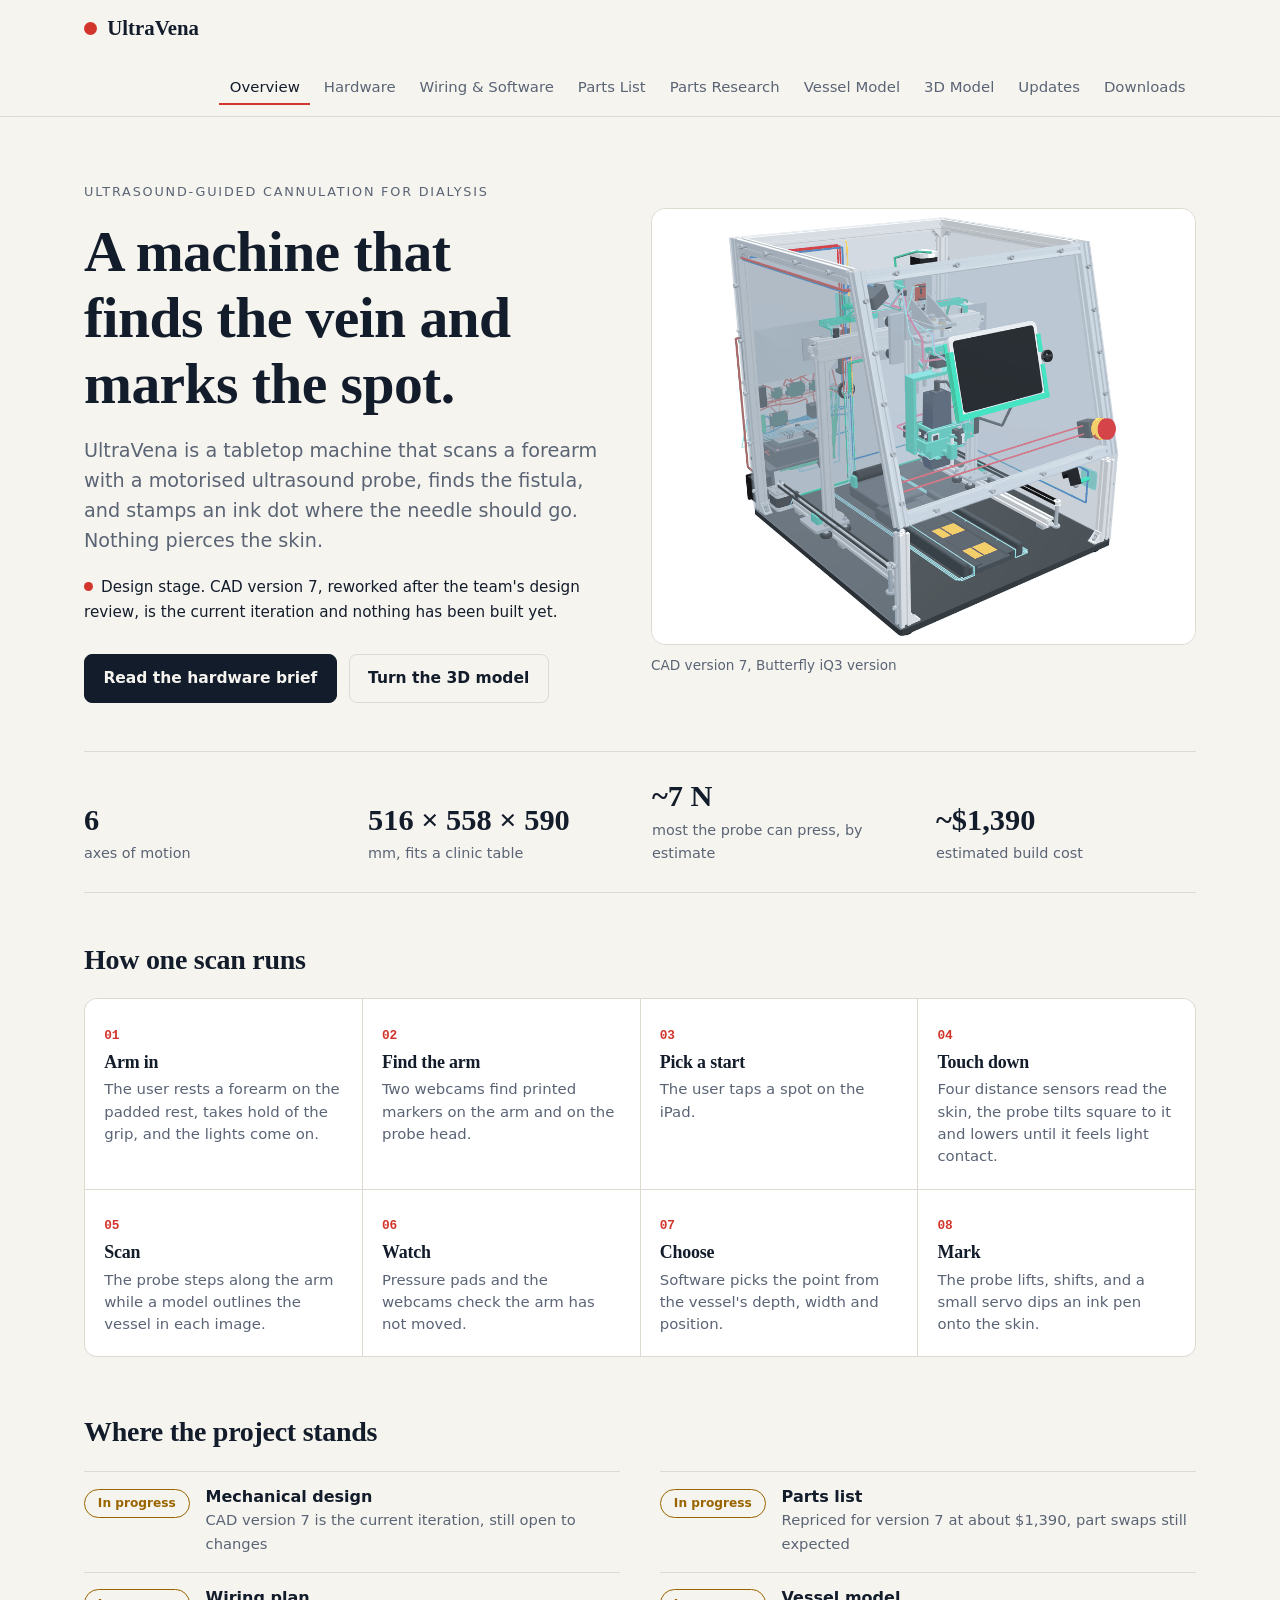
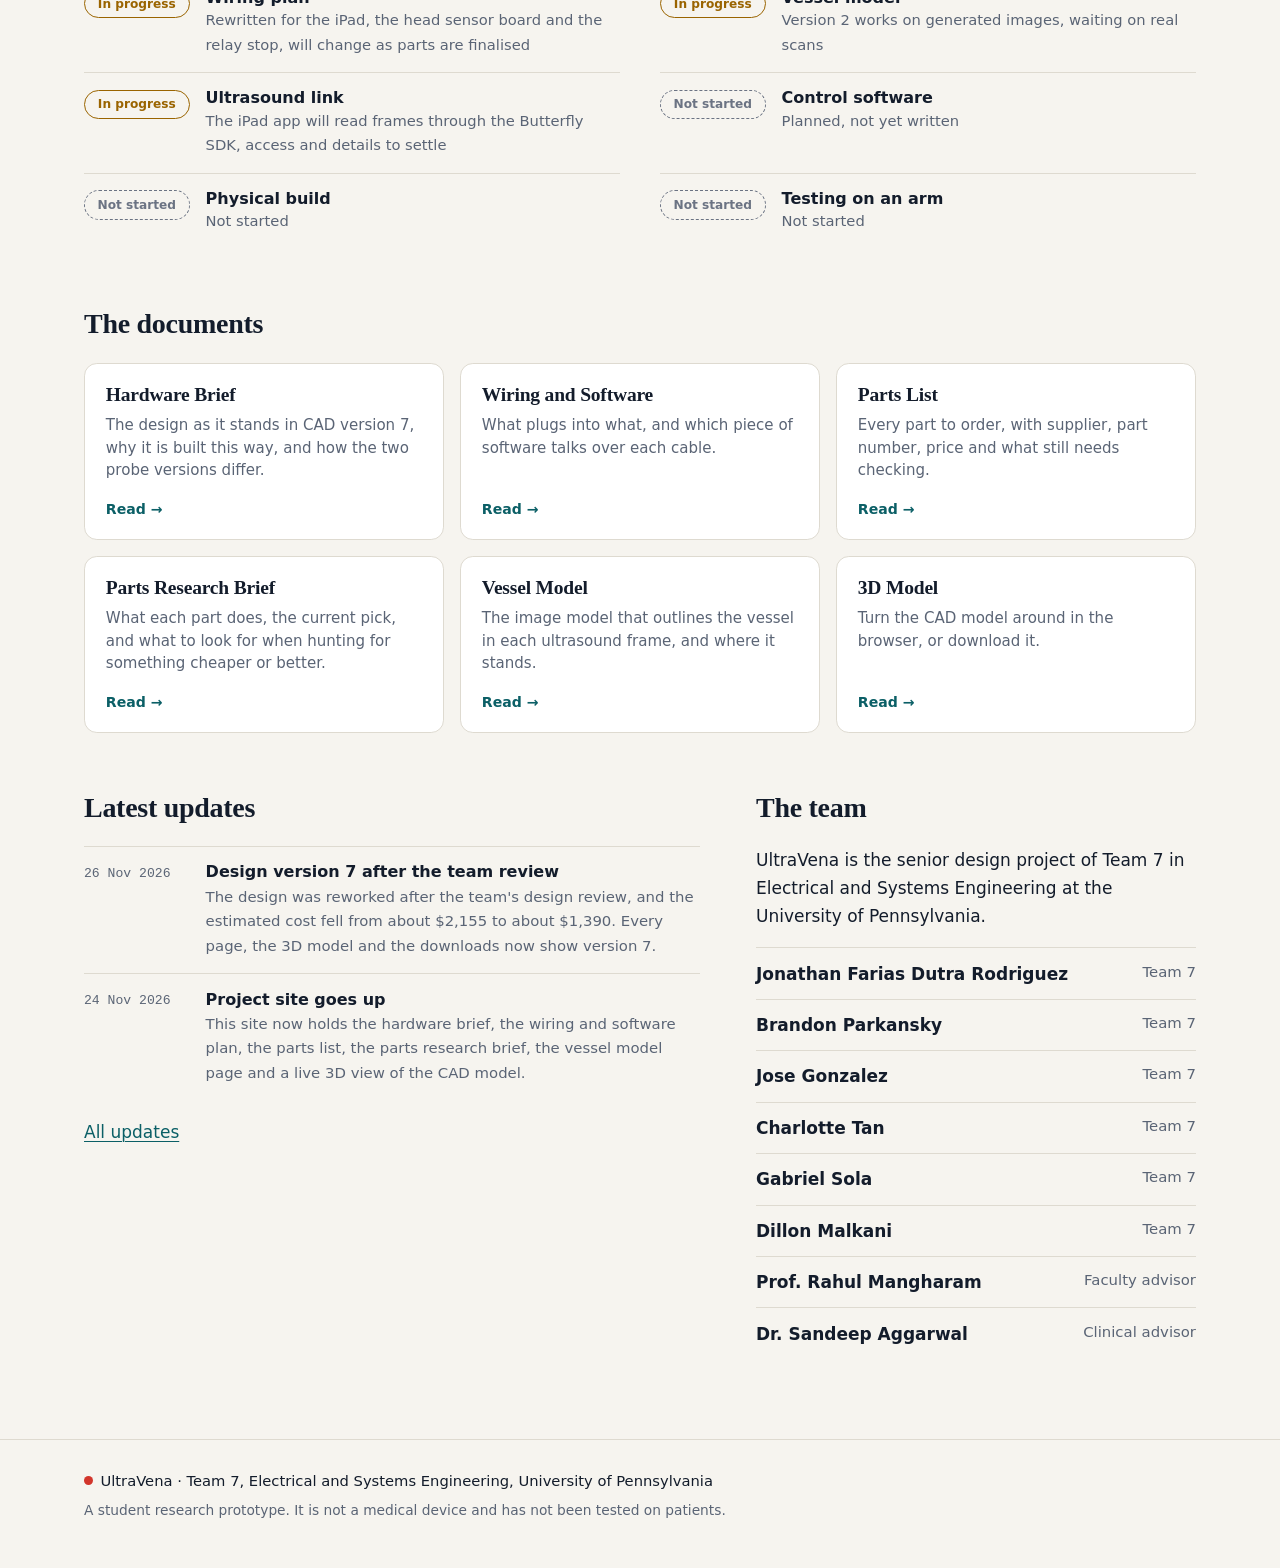
<file: docs/index.html>
<!doctype html>
<html lang="en">
<head>
<meta charset="utf-8">
<meta name="viewport" content="width=device-width, initial-scale=1">
<title>UltraVena</title>
<meta name="description" content="UltraVena is a tabletop machine that scans a forearm with a motorised ultrasound probe, finds the fistula, and stamps an ink dot where the needle should go. Nothing pierces the skin.">
<meta property="og:title" content="UltraVena">
<meta property="og:description" content="UltraVena is a tabletop machine that scans a forearm with a motorised ultrasound probe, finds the fistula, and stamps an ink dot where the needle should go. Nothing pierces the skin.">
<meta property="og:type" content="website">
<meta property="og:image" content="assets/img/cad-iso.png">
<link rel="icon" href="assets/img/favicon.svg" type="image/svg+xml">
<link rel="stylesheet" href="assets/css/style.css">
</head>
<body>
<a class="skip" href="#main">Skip to content</a>
<header class="top">
  <div class="top-in">
    <a class="brand" href="index.html"><span class="dot" aria-hidden="true"></span>UltraVena</a>
    <input type="checkbox" id="menu" class="menu-toggle" aria-label="Open the menu">
    <label for="menu" class="menu-btn" aria-hidden="true"><span></span><span></span><span></span></label>
    <nav class="nav" aria-label="Main"><a href="index.html" aria-current="page">Overview</a><a href="hardware.html">Hardware</a><a href="wiring-software.html">Wiring &amp; Software</a><a href="parts-list.html">Parts List</a><a href="parts-research.html">Parts Research</a><a href="model.html">Vessel Model</a><a href="cad.html">3D Model</a><a href="updates.html">Updates</a><a href="downloads.html">Downloads</a></nav>
  </div>
</header>
<main id="main">
<div class="home"><section class="hero">
  <div class="hero-text">
    <p class="eyebrow">Ultrasound-guided cannulation for dialysis</p>
    <h1>A machine that finds the vein and marks the spot.</h1>
    <p class="lede">UltraVena is a tabletop machine that scans a forearm with a motorised ultrasound probe, finds the fistula, and stamps an ink dot where the needle should go. Nothing pierces the skin.</p>
    <p class="stage"><span class="dot" aria-hidden="true"></span>Design stage. CAD version 7, reworked after the team&#x27;s design review, is the current iteration and nothing has been built yet.</p>
    <p class="actions"><a class="button" href="hardware.html">Read the hardware brief</a><a class="button ghost" href="cad.html">Turn the 3D model</a></p>
  </div>
  <figure class="hero-fig"><img src="assets/img/cad-hero.png" alt="CAD render of the UltraVena rig: an aluminium frame with three walls, a slanted front panel carrying an iPad and a red stop button, and an overhead gantry holding an ultrasound probe above an arm rest" width="1026" height="821"><figcaption>CAD version 7, Butterfly iQ3 version</figcaption></figure>
</section>
<section class="band"><dl class="stats"><div class="stat"><dt>axes of motion</dt><dd>6</dd></div><div class="stat"><dt>mm, fits a clinic table</dt><dd>516 × 558 × 590</dd></div><div class="stat"><dt>most the probe can press, by estimate</dt><dd>~7 N</dd></div><div class="stat"><dt>estimated build cost</dt><dd>~$1,390</dd></div></dl></section>
<section class="block">
  <h2>How one scan runs</h2>
  <ol class="steps"><li><h3>Arm in</h3><p>The user rests a forearm on the padded rest, takes hold of the grip, and the lights come on.</p></li><li><h3>Find the arm</h3><p>Two webcams find printed markers on the arm and on the probe head.</p></li><li><h3>Pick a start</h3><p>The user taps a spot on the iPad.</p></li><li><h3>Touch down</h3><p>Four distance sensors read the skin, the probe tilts square to it and lowers until it feels light contact.</p></li><li><h3>Scan</h3><p>The probe steps along the arm while a model outlines the vessel in each image.</p></li><li><h3>Watch</h3><p>Pressure pads and the webcams check the arm has not moved.</p></li><li><h3>Choose</h3><p>Software picks the point from the vessel&#x27;s depth, width and position.</p></li><li><h3>Mark</h3><p>The probe lifts, shifts, and a small servo dips an ink pen onto the skin.</p></li></ol>
</section>
<section class="block">
  <h2>Where the project stands</h2>
  <ul class="status"><li class="progress"><span class="pill">In progress</span><div><h3>Mechanical design</h3><p>CAD version 7 is the current iteration, still open to changes</p></div></li><li class="progress"><span class="pill">In progress</span><div><h3>Parts list</h3><p>Repriced for version 7 at about $1,390, part swaps still expected</p></div></li><li class="progress"><span class="pill">In progress</span><div><h3>Wiring plan</h3><p>Rewritten for the iPad, the head sensor board and the relay stop, will change as parts are finalised</p></div></li><li class="progress"><span class="pill">In progress</span><div><h3>Vessel model</h3><p>Version 2 works on generated images, waiting on real scans</p></div></li><li class="progress"><span class="pill">In progress</span><div><h3>Ultrasound link</h3><p>The iPad app will read frames through the Butterfly SDK, access and details to settle</p></div></li><li class="todo"><span class="pill">Not started</span><div><h3>Control software</h3><p>Planned, not yet written</p></div></li><li class="todo"><span class="pill">Not started</span><div><h3>Physical build</h3><p>Not started</p></div></li><li class="todo"><span class="pill">Not started</span><div><h3>Testing on an arm</h3><p>Not started</p></div></li></ul>
</section>
<section class="block">
  <h2>The documents</h2>
  <div class="cards"><a class="card" href="hardware.html"><h3>Hardware Brief</h3><p>The design as it stands in CAD version 7, why it is built this way, and how the two probe versions differ.</p><span class="go" aria-hidden="true">Read</span></a><a class="card" href="wiring-software.html"><h3>Wiring and Software</h3><p>What plugs into what, and which piece of software talks over each cable.</p><span class="go" aria-hidden="true">Read</span></a><a class="card" href="parts-list.html"><h3>Parts List</h3><p>Every part to order, with supplier, part number, price and what still needs checking.</p><span class="go" aria-hidden="true">Read</span></a><a class="card" href="parts-research.html"><h3>Parts Research Brief</h3><p>What each part does, the current pick, and what to look for when hunting for something cheaper or better.</p><span class="go" aria-hidden="true">Read</span></a><a class="card" href="model.html"><h3>Vessel Model</h3><p>The image model that outlines the vessel in each ultrasound frame, and where it stands.</p><span class="go" aria-hidden="true">Read</span></a><a class="card" href="cad.html"><h3>3D Model</h3><p>Turn the CAD model around in the browser, or download it.</p><span class="go" aria-hidden="true">Read</span></a></div>
</section>
<section class="block two">
  <div>
    <h2>Latest updates</h2>
    <ol class="updates"><li><time>26 Nov 2026</time><div><h3>Design version 7 after the team review</h3><p>The design was reworked after the team&#x27;s design review, and the estimated cost fell from about $2,155 to about $1,390. Every page, the 3D model and the downloads now show version 7.</p></div></li><li><time>24 Nov 2026</time><div><h3>Project site goes up</h3><p>This site now holds the hardware brief, the wiring and software plan, the parts list, the parts research brief, the vessel model page and a live 3D view of the CAD model.</p></div></li></ol>
    <p><a href="updates.html">All updates</a></p>
  </div>
  <div>
    <h2>The team</h2>
    <p>UltraVena is the senior design project of Team 7 in Electrical and Systems Engineering at the University of Pennsylvania.</p>
    <ul class="people"><li><strong>Jonathan Farias Dutra Rodriguez</strong><span>Team 7</span></li><li><strong>Brandon Parkansky</strong><span>Team 7</span></li><li><strong>Jose Gonzalez</strong><span>Team 7</span></li><li><strong>Charlotte Tan</strong><span>Team 7</span></li><li><strong>Gabriel Sola</strong><span>Team 7</span></li><li><strong>Dillon Malkani</strong><span>Team 7</span></li><li><strong>Prof. Rahul Mangharam</strong><span>Faculty advisor</span></li><li><strong>Dr. Sandeep Aggarwal</strong><span>Clinical advisor</span></li></ul>
  </div>
</section></div>
</main>
<footer class="foot">
  <div class="foot-in">
    <p><span class="dot" aria-hidden="true"></span>UltraVena · Team 7, Electrical and Systems Engineering, University of Pennsylvania</p>
    <p class="small">A student research prototype. It is not a medical device and has not been tested on patients.</p>
  </div>
</footer>

</body>
</html>
</file>
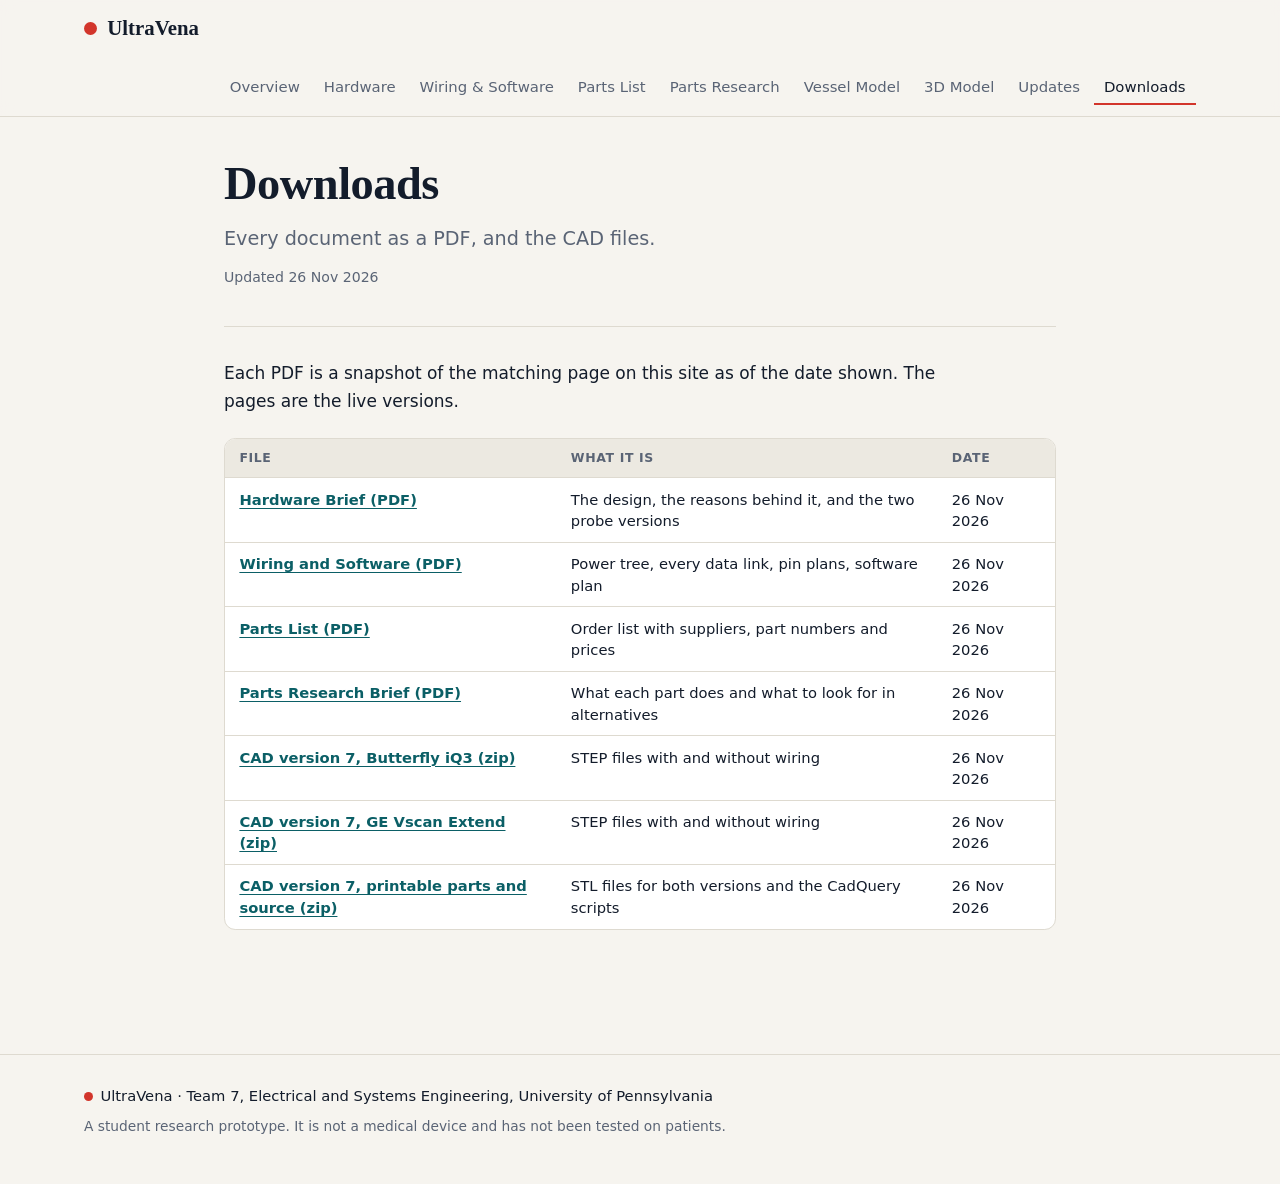
<file: docs/downloads.html>
<!doctype html>
<html lang="en">
<head>
<meta charset="utf-8">
<meta name="viewport" content="width=device-width, initial-scale=1">
<title>Downloads · UltraVena</title>
<meta name="description" content="Every document as a PDF, and the CAD files.">
<meta property="og:title" content="Downloads · UltraVena">
<meta property="og:description" content="Every document as a PDF, and the CAD files.">
<meta property="og:type" content="website">
<meta property="og:image" content="assets/img/cad-iso.png">
<link rel="icon" href="assets/img/favicon.svg" type="image/svg+xml">
<link rel="stylesheet" href="assets/css/style.css">
</head>
<body>
<a class="skip" href="#main">Skip to content</a>
<header class="top">
  <div class="top-in">
    <a class="brand" href="index.html"><span class="dot" aria-hidden="true"></span>UltraVena</a>
    <input type="checkbox" id="menu" class="menu-toggle" aria-label="Open the menu">
    <label for="menu" class="menu-btn" aria-hidden="true"><span></span><span></span><span></span></label>
    <nav class="nav" aria-label="Main"><a href="index.html">Overview</a><a href="hardware.html">Hardware</a><a href="wiring-software.html">Wiring &amp; Software</a><a href="parts-list.html">Parts List</a><a href="parts-research.html">Parts Research</a><a href="model.html">Vessel Model</a><a href="cad.html">3D Model</a><a href="updates.html">Updates</a><a href="downloads.html" aria-current="page">Downloads</a></nav>
  </div>
</header>
<main id="main">
<div class="doc">

<article class="prose">
<header class="doc-head">
<h1>Downloads</h1>
<p class="lede">Every document as a PDF, and the CAD files.</p>
<p class="meta">Updated 26 Nov 2026</p>
</header>
<p>Each PDF is a snapshot of the matching page on this site as of the date shown. The pages are the live versions.</p>
<div class="table-wrap"><table>
<thead>
<tr>
<th>File</th>
<th>What it is</th>
<th>Date</th>
</tr>
</thead>
<tbody>
<tr>
<td><a href="assets/files/ultravena-hardware-brief.pdf">Hardware Brief (PDF)</a></td>
<td>The design, the reasons behind it, and the two probe versions</td>
<td>26 Nov 2026</td>
</tr>
<tr>
<td><a href="assets/files/ultravena-wiring-software.pdf">Wiring and Software (PDF)</a></td>
<td>Power tree, every data link, pin plans, software plan</td>
<td>26 Nov 2026</td>
</tr>
<tr>
<td><a href="assets/files/ultravena-parts-list.pdf">Parts List (PDF)</a></td>
<td>Order list with suppliers, part numbers and prices</td>
<td>26 Nov 2026</td>
</tr>
<tr>
<td><a href="assets/files/ultravena-parts-research.pdf">Parts Research Brief (PDF)</a></td>
<td>What each part does and what to look for in alternatives</td>
<td>26 Nov 2026</td>
</tr>
<tr>
<td><a href="assets/files/ultravena-cad-v7-butterfly.zip">CAD version 7, Butterfly iQ3 (zip)</a></td>
<td>STEP files with and without wiring</td>
<td>26 Nov 2026</td>
</tr>
<tr>
<td><a href="assets/files/ultravena-cad-v7-vscan.zip">CAD version 7, GE Vscan Extend (zip)</a></td>
<td>STEP files with and without wiring</td>
<td>26 Nov 2026</td>
</tr>
<tr>
<td><a href="assets/files/ultravena-cad-v7-parts.zip">CAD version 7, printable parts and source (zip)</a></td>
<td>STL files for both versions and the CadQuery scripts</td>
<td>26 Nov 2026</td>
</tr>
</tbody>
</table></div>
</article>
</div>
</main>
<footer class="foot">
  <div class="foot-in">
    <p><span class="dot" aria-hidden="true"></span>UltraVena · Team 7, Electrical and Systems Engineering, University of Pennsylvania</p>
    <p class="small">A student research prototype. It is not a medical device and has not been tested on patients.</p>
  </div>
</footer>

</body>
</html>
</file>
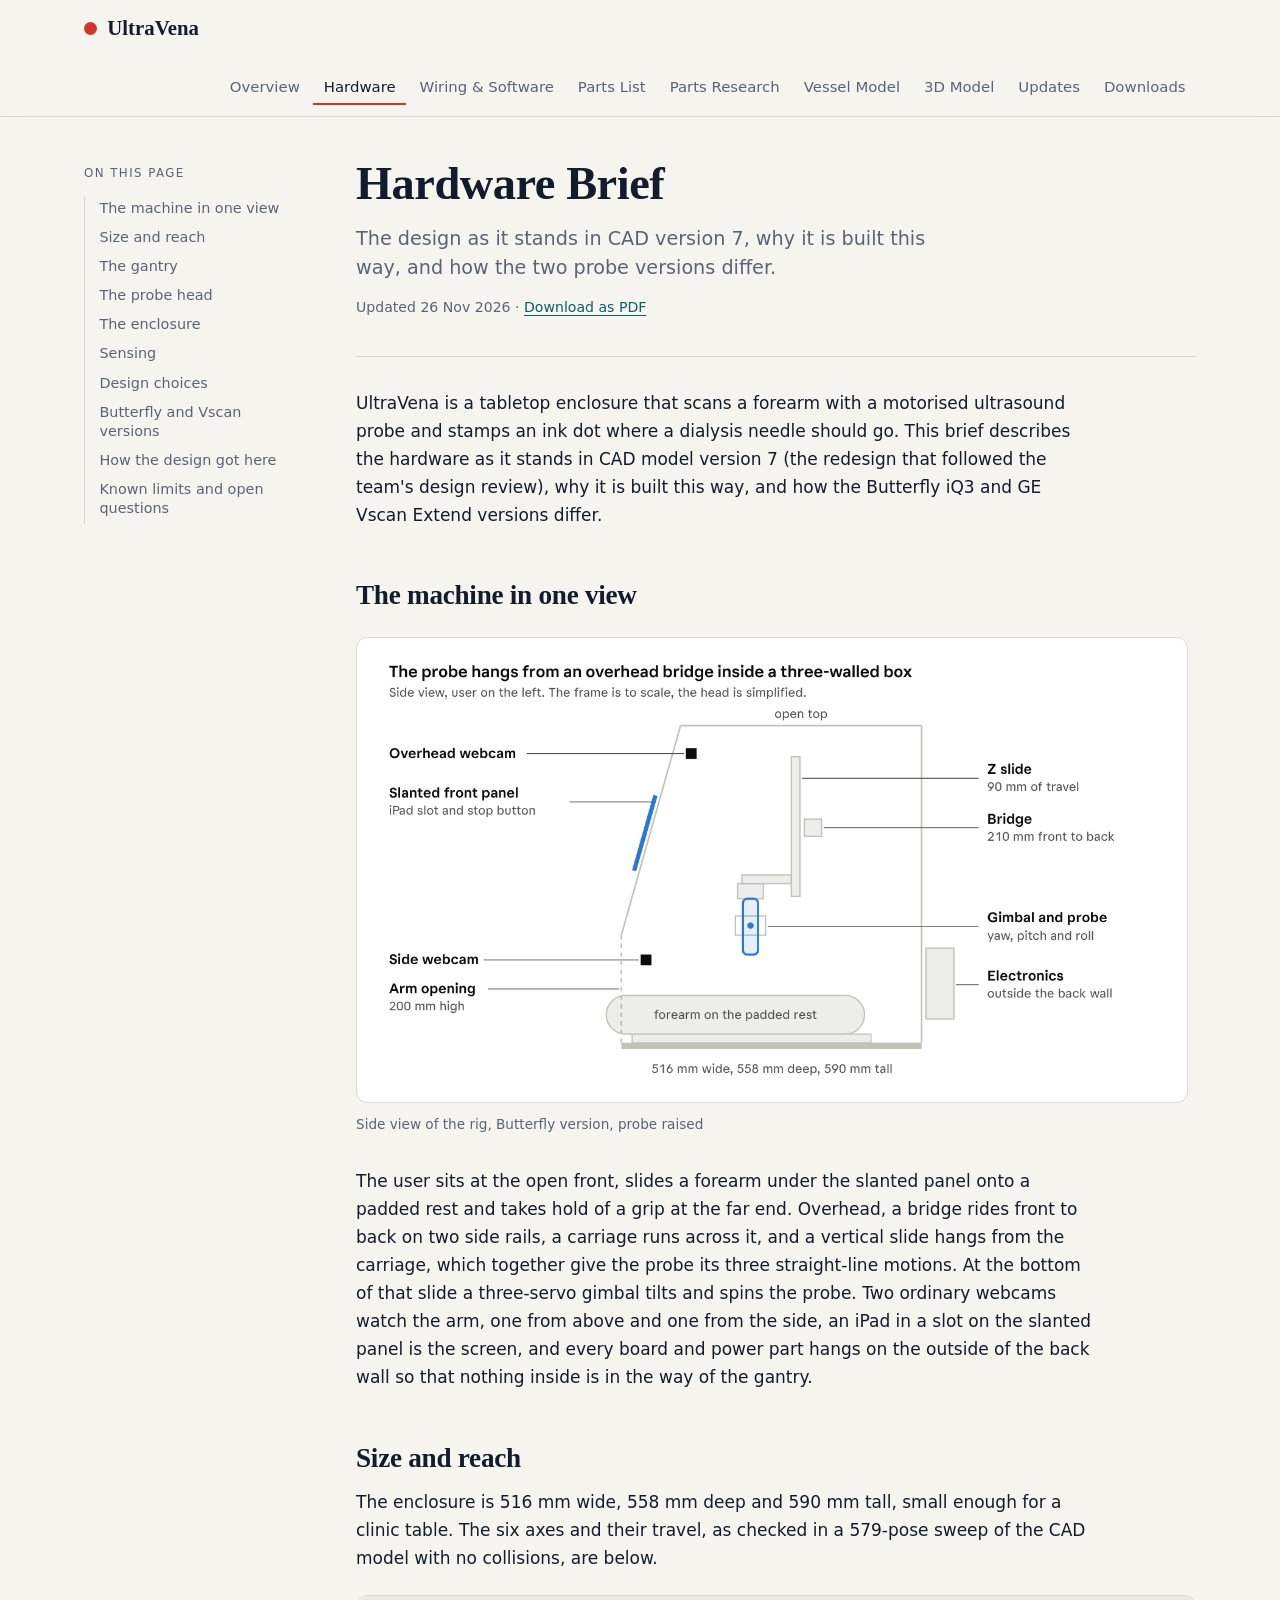
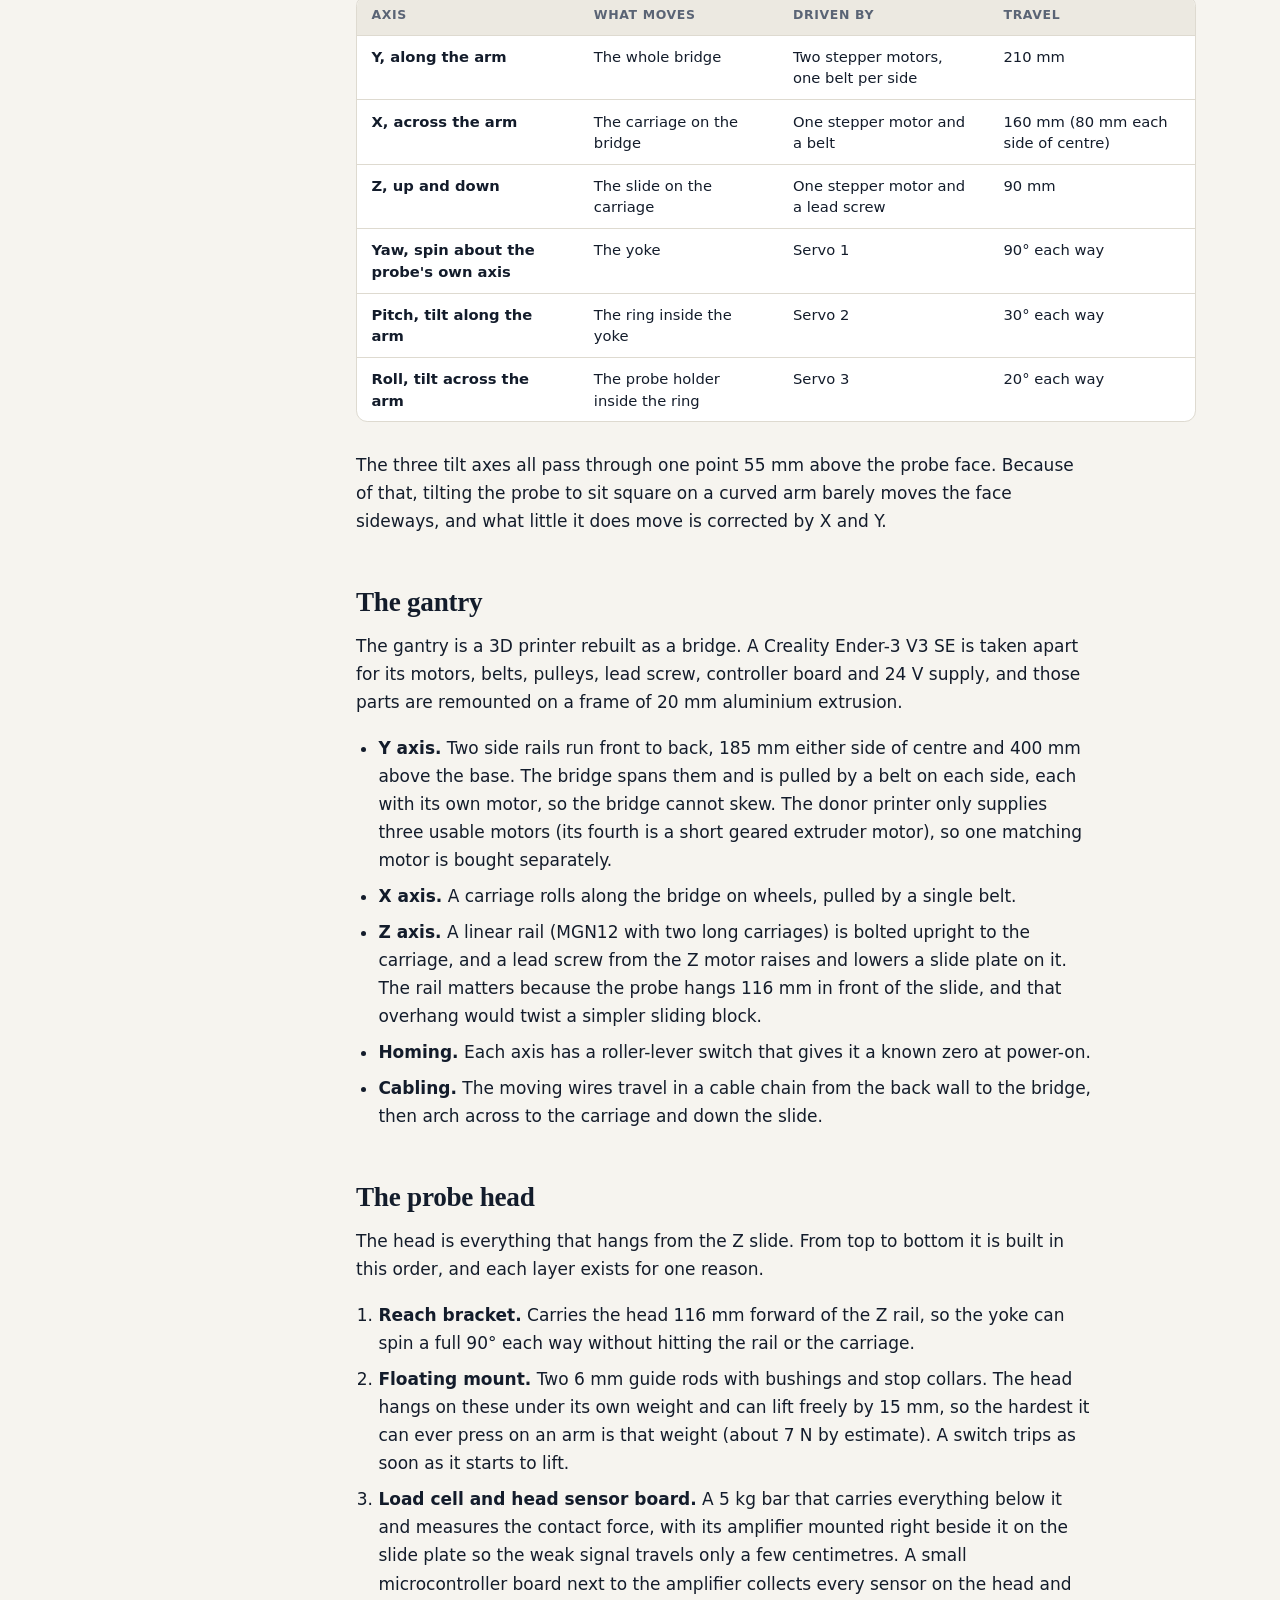
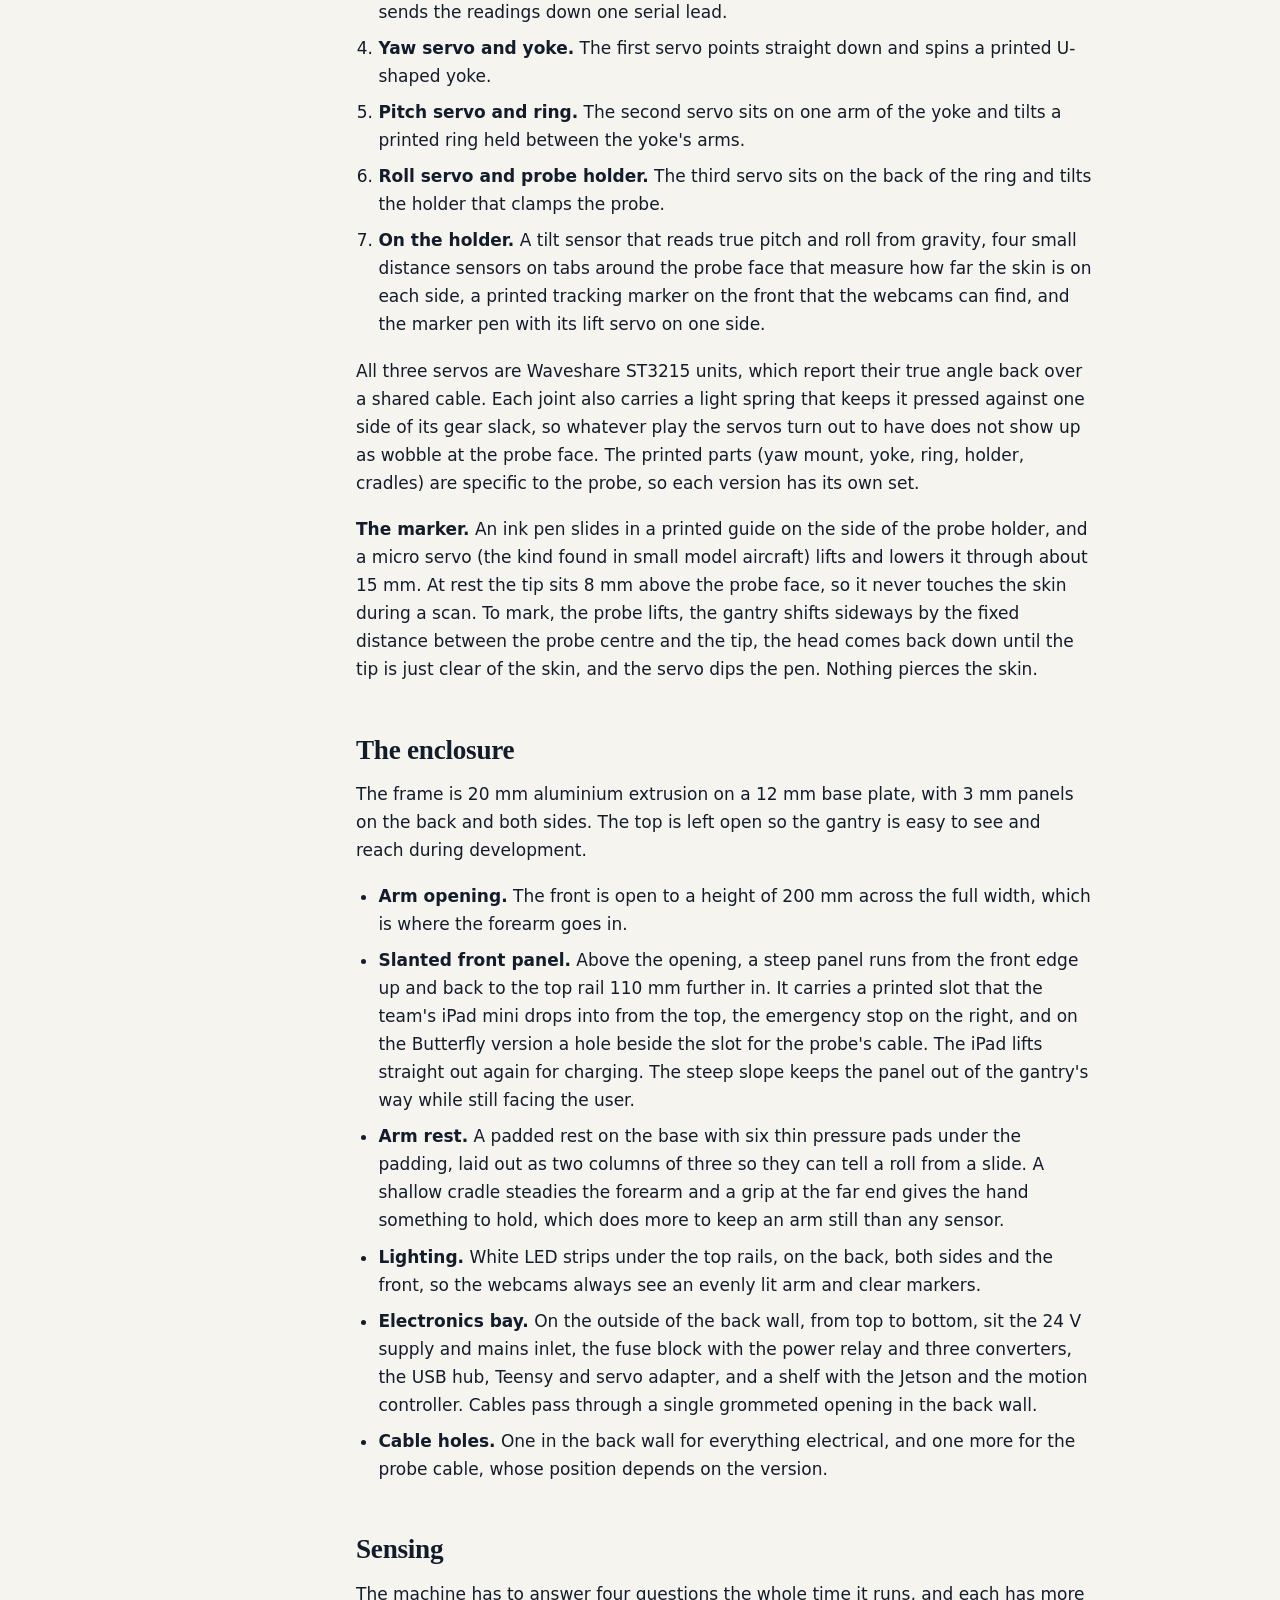
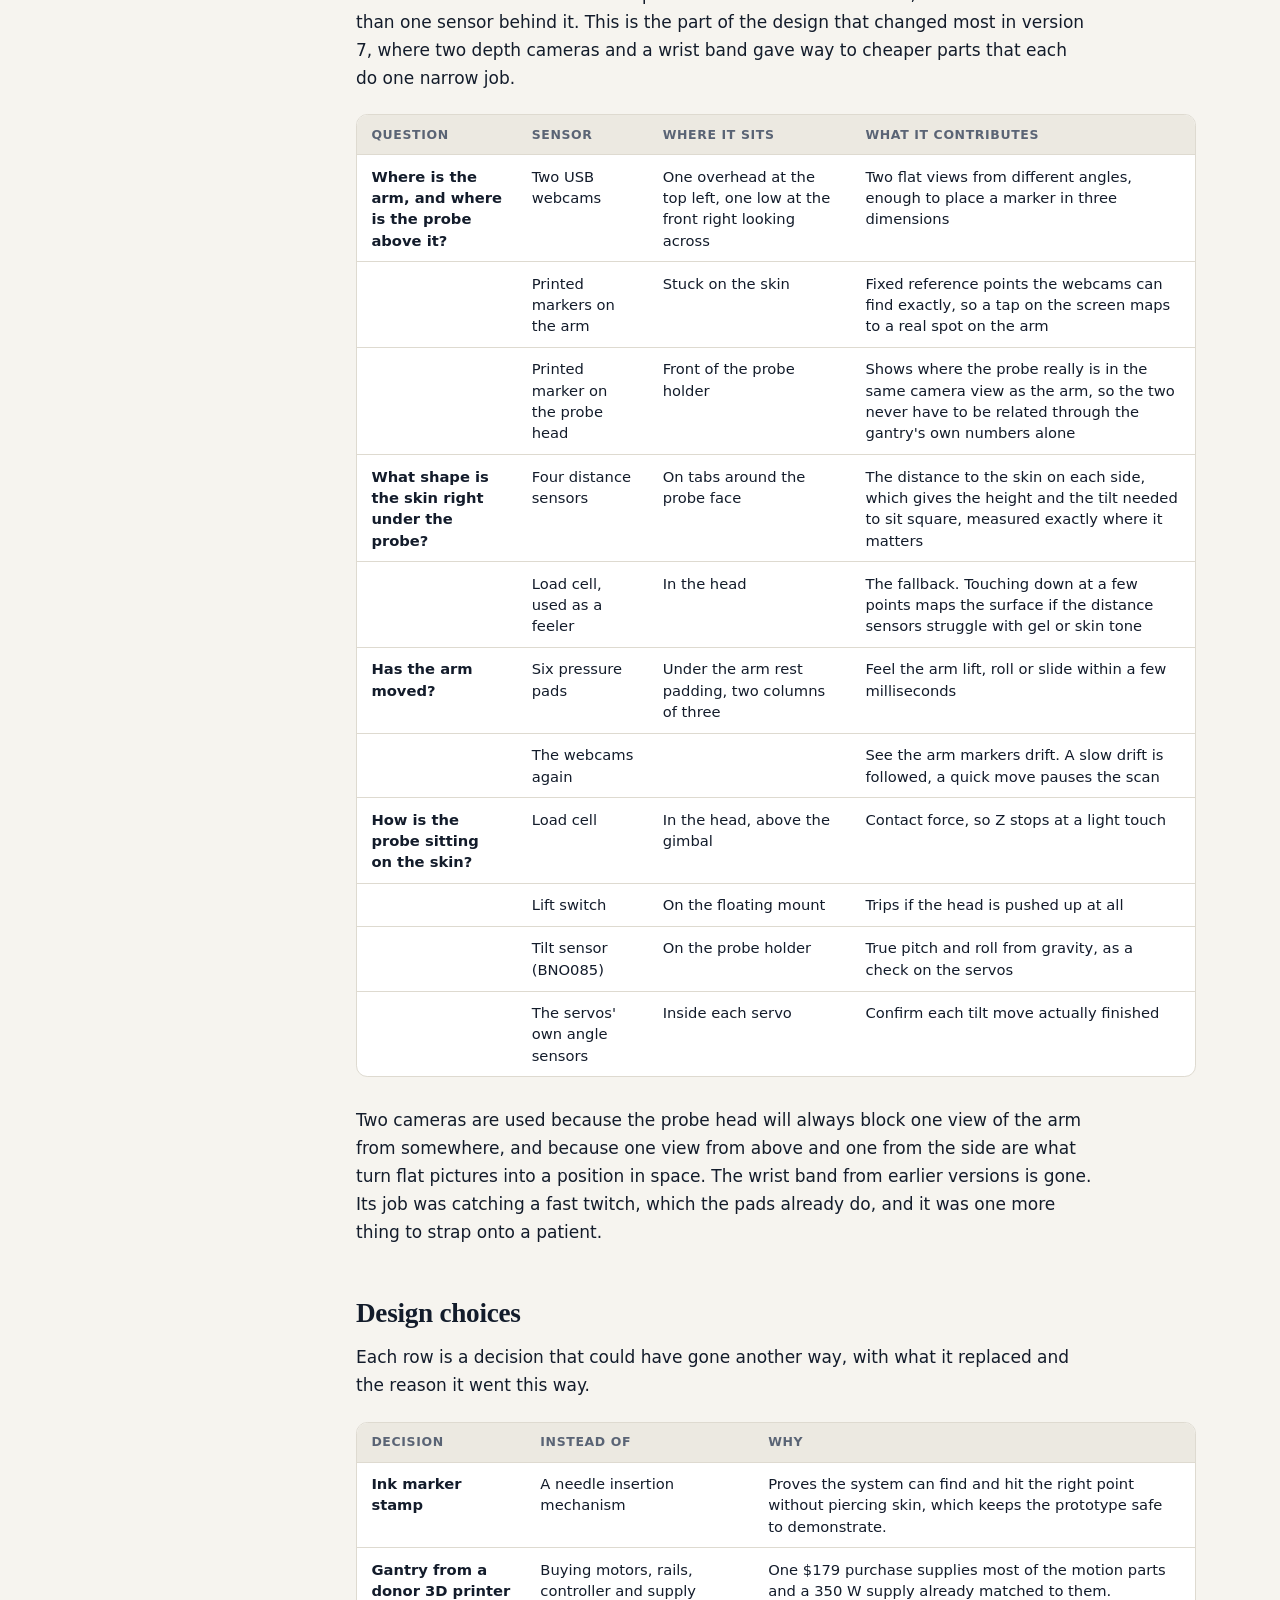
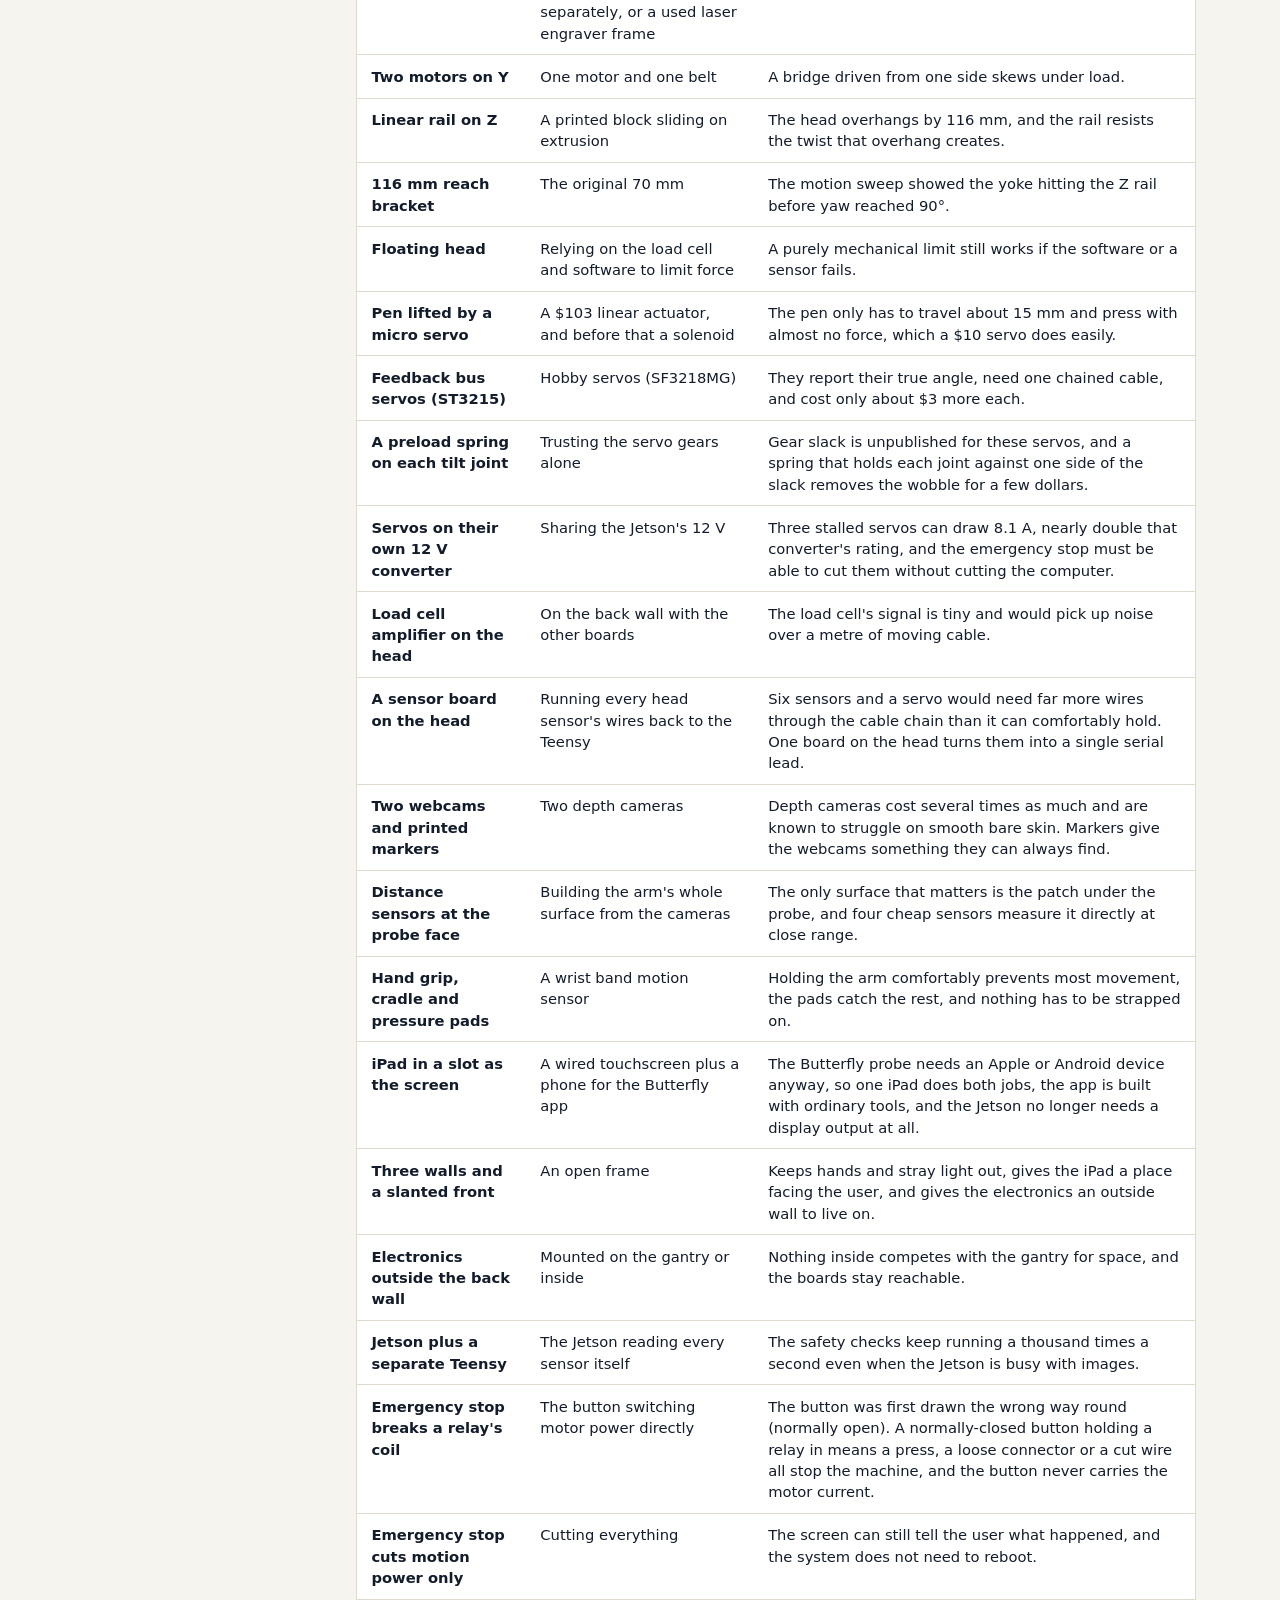
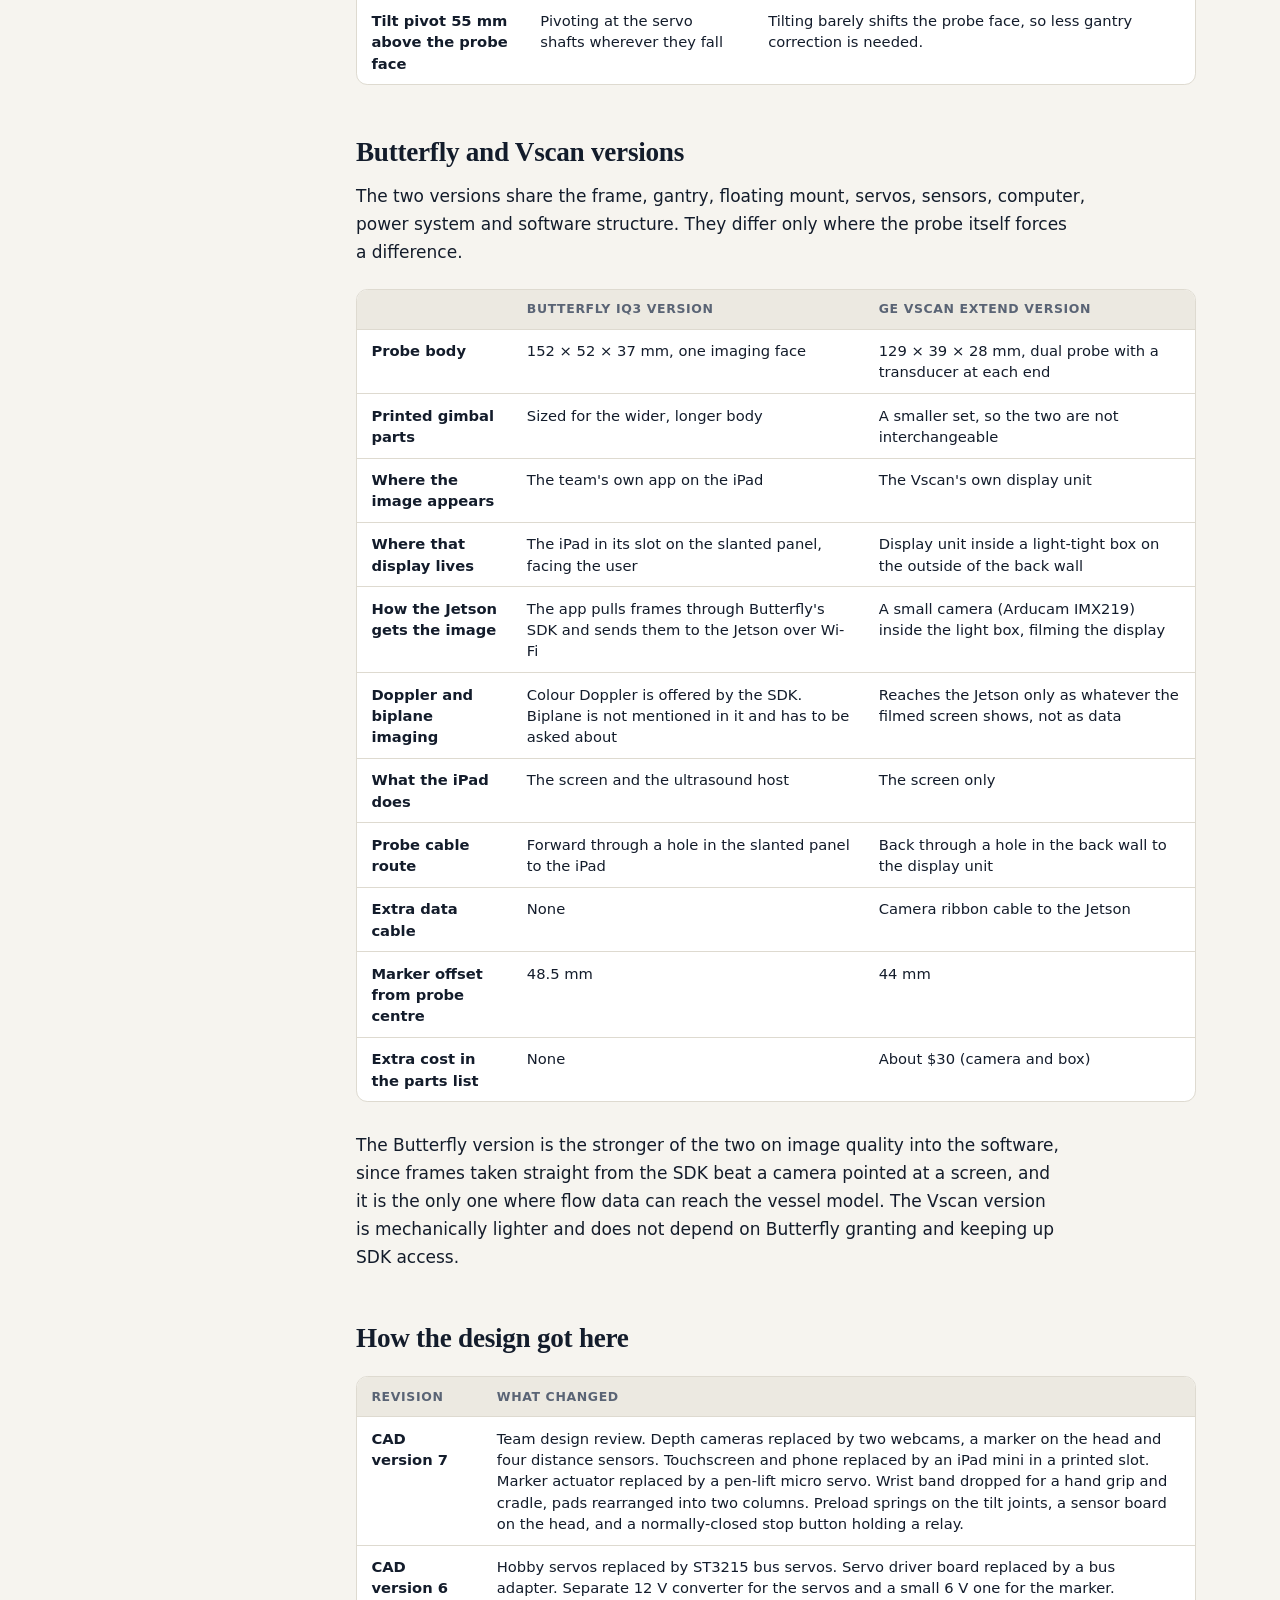
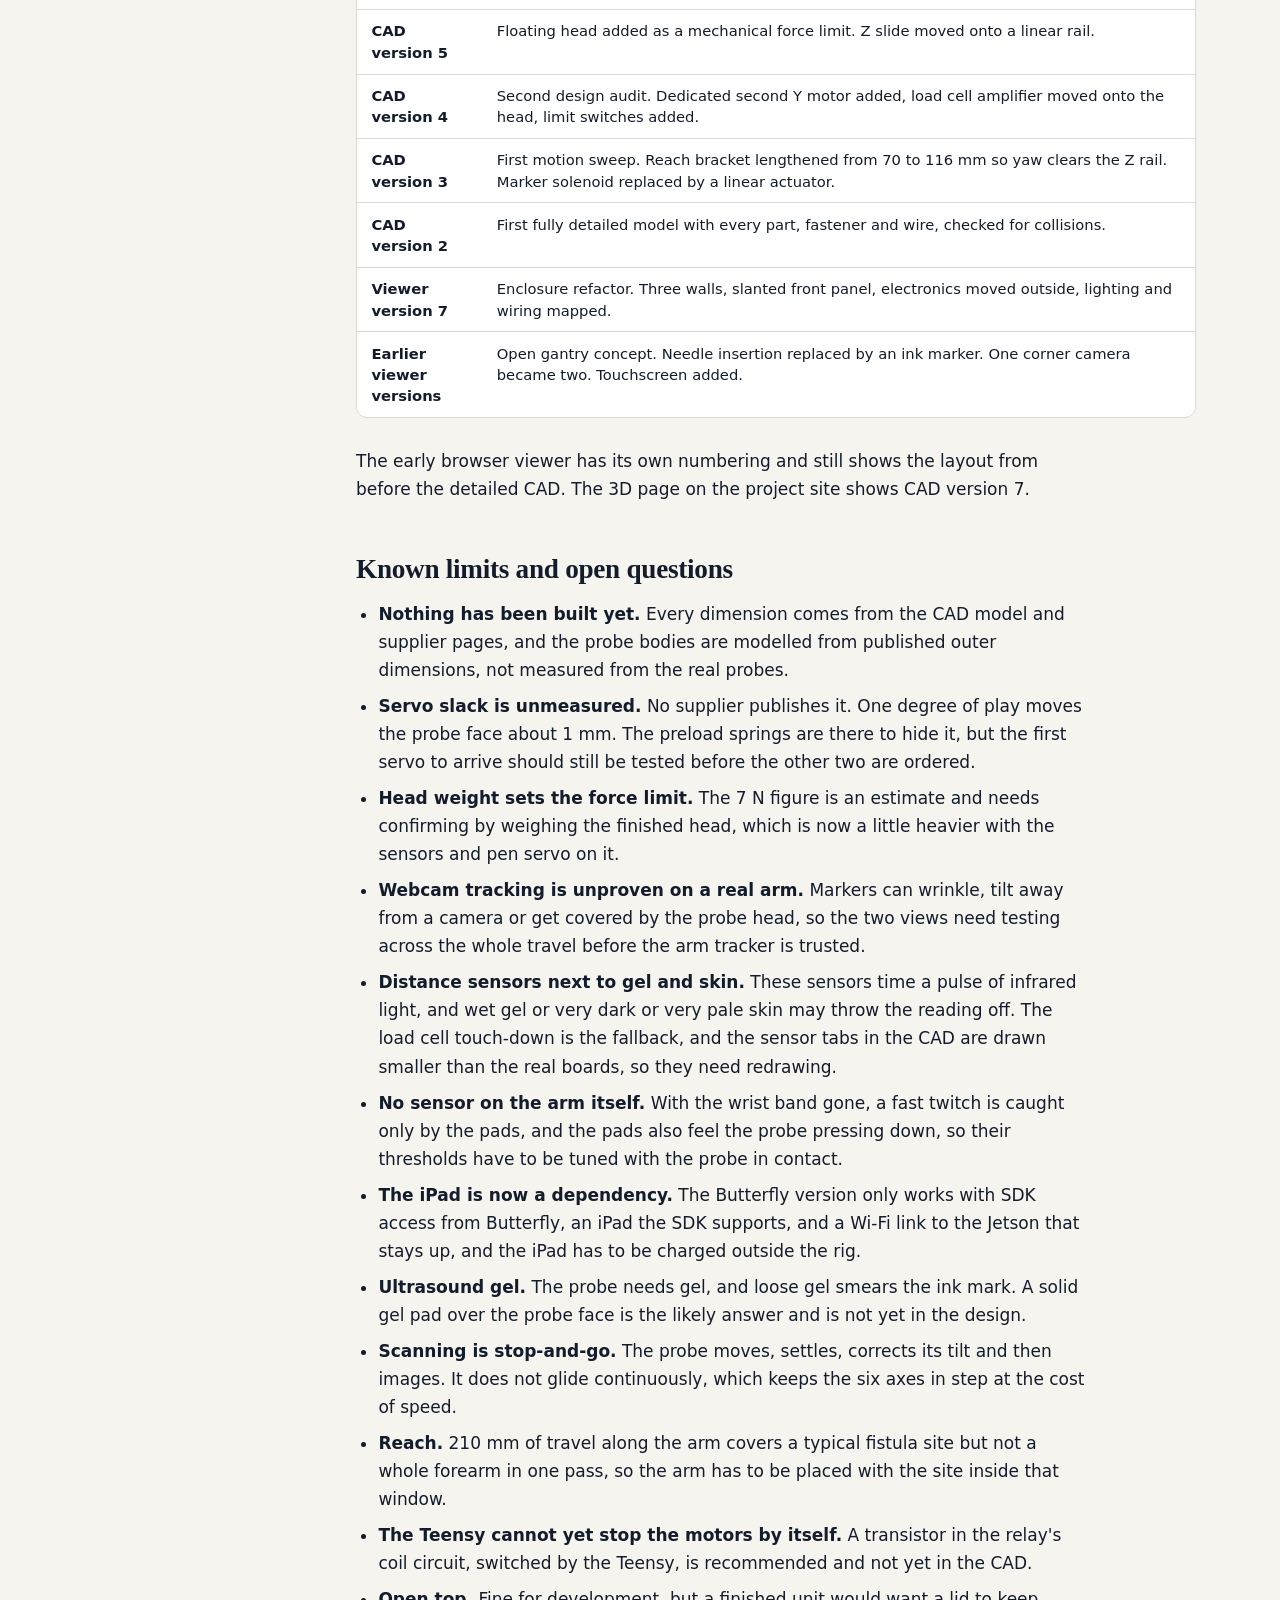
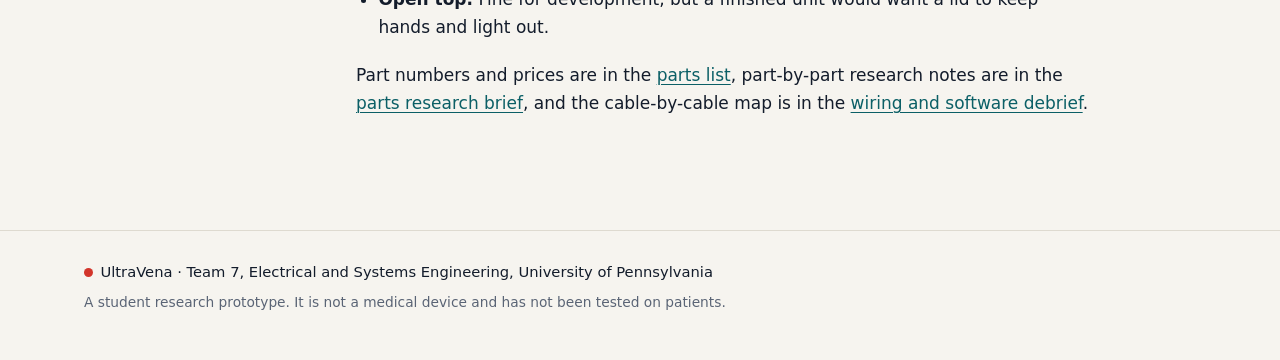
<file: docs/hardware.html>
<!doctype html>
<html lang="en">
<head>
<meta charset="utf-8">
<meta name="viewport" content="width=device-width, initial-scale=1">
<title>Hardware Brief · UltraVena</title>
<meta name="description" content="The design as it stands in CAD version 7, why it is built this way, and how the two probe versions differ.">
<meta property="og:title" content="Hardware Brief · UltraVena">
<meta property="og:description" content="The design as it stands in CAD version 7, why it is built this way, and how the two probe versions differ.">
<meta property="og:type" content="website">
<meta property="og:image" content="assets/img/cad-iso.png">
<link rel="icon" href="assets/img/favicon.svg" type="image/svg+xml">
<link rel="stylesheet" href="assets/css/style.css">
</head>
<body>
<a class="skip" href="#main">Skip to content</a>
<header class="top">
  <div class="top-in">
    <a class="brand" href="index.html"><span class="dot" aria-hidden="true"></span>UltraVena</a>
    <input type="checkbox" id="menu" class="menu-toggle" aria-label="Open the menu">
    <label for="menu" class="menu-btn" aria-hidden="true"><span></span><span></span><span></span></label>
    <nav class="nav" aria-label="Main"><a href="index.html">Overview</a><a href="hardware.html" aria-current="page">Hardware</a><a href="wiring-software.html">Wiring &amp; Software</a><a href="parts-list.html">Parts List</a><a href="parts-research.html">Parts Research</a><a href="model.html">Vessel Model</a><a href="cad.html">3D Model</a><a href="updates.html">Updates</a><a href="downloads.html">Downloads</a></nav>
  </div>
</header>
<main id="main">
<div class="doc has-toc">
<aside class="toc"><p class="toc-h">On this page</p><ol><li><a href="#the-machine-in-one-view">The machine in one view</a></li><li><a href="#size-and-reach">Size and reach</a></li><li><a href="#the-gantry">The gantry</a></li><li><a href="#the-probe-head">The probe head</a></li><li><a href="#the-enclosure">The enclosure</a></li><li><a href="#sensing">Sensing</a></li><li><a href="#design-choices">Design choices</a></li><li><a href="#butterfly-and-vscan-versions">Butterfly and Vscan versions</a></li><li><a href="#how-the-design-got-here">How the design got here</a></li><li><a href="#known-limits-and-open-questions">Known limits and open questions</a></li></ol></aside>
<article class="prose">
<header class="doc-head">
<h1>Hardware Brief</h1>
<p class="lede">The design as it stands in CAD version 7, why it is built this way, and how the two probe versions differ.</p>
<p class="meta">Updated 26 Nov 2026 · <a href="assets/files/ultravena-hardware-brief.pdf">Download as PDF</a></p>
</header>
<p>UltraVena is a tabletop enclosure that scans a forearm with a motorised ultrasound probe and stamps an ink dot where a dialysis needle should go. This brief describes the hardware as it stands in CAD model version 7 (the redesign that followed the team's design review), why it is built this way, and how the Butterfly iQ3 and GE Vscan Extend versions differ.</p>
<h2 id="the-machine-in-one-view">The machine in one view</h2>
<figure class="diagram"><img loading="lazy" alt="Side view of the rig, Butterfly version, probe raised" class="diagram" src="assets/img/side-view.png"><figcaption>Side view of the rig, Butterfly version, probe raised</figcaption></figure>
<p>The user sits at the open front, slides a forearm under the slanted panel onto a padded rest and takes hold of a grip at the far end. Overhead, a bridge rides front to back on two side rails, a carriage runs across it, and a vertical slide hangs from the carriage, which together give the probe its three straight-line motions. At the bottom of that slide a three-servo gimbal tilts and spins the probe. Two ordinary webcams watch the arm, one from above and one from the side, an iPad in a slot on the slanted panel is the screen, and every board and power part hangs on the outside of the back wall so that nothing inside is in the way of the gantry.</p>
<h2 id="size-and-reach">Size and reach</h2>
<p>The enclosure is 516 mm wide, 558 mm deep and 590 mm tall, small enough for a clinic table. The six axes and their travel, as checked in a 579-pose sweep of the CAD model with no collisions, are below.</p>
<div class="table-wrap"><table>
<thead>
<tr>
<th>Axis</th>
<th>What moves</th>
<th>Driven by</th>
<th>Travel</th>
</tr>
</thead>
<tbody>
<tr>
<td>Y, along the arm</td>
<td>The whole bridge</td>
<td>Two stepper motors, one belt per side</td>
<td>210 mm</td>
</tr>
<tr>
<td>X, across the arm</td>
<td>The carriage on the bridge</td>
<td>One stepper motor and a belt</td>
<td>160 mm (80 mm each side of centre)</td>
</tr>
<tr>
<td>Z, up and down</td>
<td>The slide on the carriage</td>
<td>One stepper motor and a lead screw</td>
<td>90 mm</td>
</tr>
<tr>
<td>Yaw, spin about the probe's own axis</td>
<td>The yoke</td>
<td>Servo 1</td>
<td>90° each way</td>
</tr>
<tr>
<td>Pitch, tilt along the arm</td>
<td>The ring inside the yoke</td>
<td>Servo 2</td>
<td>30° each way</td>
</tr>
<tr>
<td>Roll, tilt across the arm</td>
<td>The probe holder inside the ring</td>
<td>Servo 3</td>
<td>20° each way</td>
</tr>
</tbody>
</table></div>
<p>The three tilt axes all pass through one point 55 mm above the probe face. Because of that, tilting the probe to sit square on a curved arm barely moves the face sideways, and what little it does move is corrected by X and Y.</p>
<h2 id="the-gantry">The gantry</h2>
<p>The gantry is a 3D printer rebuilt as a bridge. A Creality Ender-3 V3 SE is taken apart for its motors, belts, pulleys, lead screw, controller board and 24 V supply, and those parts are remounted on a frame of 20 mm aluminium extrusion.</p>
<ul>
<li><strong>Y axis.</strong> Two side rails run front to back, 185 mm either side of centre and 400 mm above the base. The bridge spans them and is pulled by a belt on each side, each with its own motor, so the bridge cannot skew. The donor printer only supplies three usable motors (its fourth is a short geared extruder motor), so one matching motor is bought separately.</li>
<li><strong>X axis.</strong> A carriage rolls along the bridge on wheels, pulled by a single belt.</li>
<li><strong>Z axis.</strong> A linear rail (MGN12 with two long carriages) is bolted upright to the carriage, and a lead screw from the Z motor raises and lowers a slide plate on it. The rail matters because the probe hangs 116 mm in front of the slide, and that overhang would twist a simpler sliding block.</li>
<li><strong>Homing.</strong> Each axis has a roller-lever switch that gives it a known zero at power-on.</li>
<li><strong>Cabling.</strong> The moving wires travel in a cable chain from the back wall to the bridge, then arch across to the carriage and down the slide.</li>
</ul>
<h2 id="the-probe-head">The probe head</h2>
<p>The head is everything that hangs from the Z slide. From top to bottom it is built in this order, and each layer exists for one reason.</p>
<ol>
<li><strong>Reach bracket.</strong> Carries the head 116 mm forward of the Z rail, so the yoke can spin a full 90° each way without hitting the rail or the carriage.</li>
<li><strong>Floating mount.</strong> Two 6 mm guide rods with bushings and stop collars. The head hangs on these under its own weight and can lift freely by 15 mm, so the hardest it can ever press on an arm is that weight (about 7 N by estimate). A switch trips as soon as it starts to lift.</li>
<li><strong>Load cell and head sensor board.</strong> A 5 kg bar that carries everything below it and measures the contact force, with its amplifier mounted right beside it on the slide plate so the weak signal travels only a few centimetres. A small microcontroller board next to the amplifier collects every sensor on the head and sends the readings down one serial lead.</li>
<li><strong>Yaw servo and yoke.</strong> The first servo points straight down and spins a printed U-shaped yoke.</li>
<li><strong>Pitch servo and ring.</strong> The second servo sits on one arm of the yoke and tilts a printed ring held between the yoke's arms.</li>
<li><strong>Roll servo and probe holder.</strong> The third servo sits on the back of the ring and tilts the holder that clamps the probe.</li>
<li><strong>On the holder.</strong> A tilt sensor that reads true pitch and roll from gravity, four small distance sensors on tabs around the probe face that measure how far the skin is on each side, a printed tracking marker on the front that the webcams can find, and the marker pen with its lift servo on one side.</li>
</ol>
<p>All three servos are Waveshare ST3215 units, which report their true angle back over a shared cable. Each joint also carries a light spring that keeps it pressed against one side of its gear slack, so whatever play the servos turn out to have does not show up as wobble at the probe face. The printed parts (yaw mount, yoke, ring, holder, cradles) are specific to the probe, so each version has its own set.</p>
<p><strong>The marker.</strong> An ink pen slides in a printed guide on the side of the probe holder, and a micro servo (the kind found in small model aircraft) lifts and lowers it through about 15 mm. At rest the tip sits 8 mm above the probe face, so it never touches the skin during a scan. To mark, the probe lifts, the gantry shifts sideways by the fixed distance between the probe centre and the tip, the head comes back down until the tip is just clear of the skin, and the servo dips the pen. Nothing pierces the skin.</p>
<h2 id="the-enclosure">The enclosure</h2>
<p>The frame is 20 mm aluminium extrusion on a 12 mm base plate, with 3 mm panels on the back and both sides. The top is left open so the gantry is easy to see and reach during development.</p>
<ul>
<li><strong>Arm opening.</strong> The front is open to a height of 200 mm across the full width, which is where the forearm goes in.</li>
<li><strong>Slanted front panel.</strong> Above the opening, a steep panel runs from the front edge up and back to the top rail 110 mm further in. It carries a printed slot that the team's iPad mini drops into from the top, the emergency stop on the right, and on the Butterfly version a hole beside the slot for the probe's cable. The iPad lifts straight out again for charging. The steep slope keeps the panel out of the gantry's way while still facing the user.</li>
<li><strong>Arm rest.</strong> A padded rest on the base with six thin pressure pads under the padding, laid out as two columns of three so they can tell a roll from a slide. A shallow cradle steadies the forearm and a grip at the far end gives the hand something to hold, which does more to keep an arm still than any sensor.</li>
<li><strong>Lighting.</strong> White LED strips under the top rails, on the back, both sides and the front, so the webcams always see an evenly lit arm and clear markers.</li>
<li><strong>Electronics bay.</strong> On the outside of the back wall, from top to bottom, sit the 24 V supply and mains inlet, the fuse block with the power relay and three converters, the USB hub, Teensy and servo adapter, and a shelf with the Jetson and the motion controller. Cables pass through a single grommeted opening in the back wall.</li>
<li><strong>Cable holes.</strong> One in the back wall for everything electrical, and one more for the probe cable, whose position depends on the version.</li>
</ul>
<h2 id="sensing">Sensing</h2>
<p>The machine has to answer four questions the whole time it runs, and each has more than one sensor behind it. This is the part of the design that changed most in version 7, where two depth cameras and a wrist band gave way to cheaper parts that each do one narrow job.</p>
<div class="table-wrap"><table>
<thead>
<tr>
<th>Question</th>
<th>Sensor</th>
<th>Where it sits</th>
<th>What it contributes</th>
</tr>
</thead>
<tbody>
<tr>
<td>Where is the arm, and where is the probe above it?</td>
<td>Two USB webcams</td>
<td>One overhead at the top left, one low at the front right looking across</td>
<td>Two flat views from different angles, enough to place a marker in three dimensions</td>
</tr>
<tr>
<td></td>
<td>Printed markers on the arm</td>
<td>Stuck on the skin</td>
<td>Fixed reference points the webcams can find exactly, so a tap on the screen maps to a real spot on the arm</td>
</tr>
<tr>
<td></td>
<td>Printed marker on the probe head</td>
<td>Front of the probe holder</td>
<td>Shows where the probe really is in the same camera view as the arm, so the two never have to be related through the gantry's own numbers alone</td>
</tr>
<tr>
<td>What shape is the skin right under the probe?</td>
<td>Four distance sensors</td>
<td>On tabs around the probe face</td>
<td>The distance to the skin on each side, which gives the height and the tilt needed to sit square, measured exactly where it matters</td>
</tr>
<tr>
<td></td>
<td>Load cell, used as a feeler</td>
<td>In the head</td>
<td>The fallback. Touching down at a few points maps the surface if the distance sensors struggle with gel or skin tone</td>
</tr>
<tr>
<td>Has the arm moved?</td>
<td>Six pressure pads</td>
<td>Under the arm rest padding, two columns of three</td>
<td>Feel the arm lift, roll or slide within a few milliseconds</td>
</tr>
<tr>
<td></td>
<td>The webcams again</td>
<td></td>
<td>See the arm markers drift. A slow drift is followed, a quick move pauses the scan</td>
</tr>
<tr>
<td>How is the probe sitting on the skin?</td>
<td>Load cell</td>
<td>In the head, above the gimbal</td>
<td>Contact force, so Z stops at a light touch</td>
</tr>
<tr>
<td></td>
<td>Lift switch</td>
<td>On the floating mount</td>
<td>Trips if the head is pushed up at all</td>
</tr>
<tr>
<td></td>
<td>Tilt sensor (BNO085)</td>
<td>On the probe holder</td>
<td>True pitch and roll from gravity, as a check on the servos</td>
</tr>
<tr>
<td></td>
<td>The servos' own angle sensors</td>
<td>Inside each servo</td>
<td>Confirm each tilt move actually finished</td>
</tr>
</tbody>
</table></div>
<p>Two cameras are used because the probe head will always block one view of the arm from somewhere, and because one view from above and one from the side are what turn flat pictures into a position in space. The wrist band from earlier versions is gone. Its job was catching a fast twitch, which the pads already do, and it was one more thing to strap onto a patient.</p>
<h2 id="design-choices">Design choices</h2>
<p>Each row is a decision that could have gone another way, with what it replaced and the reason it went this way.</p>
<div class="table-wrap"><table>
<thead>
<tr>
<th>Decision</th>
<th>Instead of</th>
<th>Why</th>
</tr>
</thead>
<tbody>
<tr>
<td>Ink marker stamp</td>
<td>A needle insertion mechanism</td>
<td>Proves the system can find and hit the right point without piercing skin, which keeps the prototype safe to demonstrate.</td>
</tr>
<tr>
<td>Gantry from a donor 3D printer</td>
<td>Buying motors, rails, controller and supply separately, or a used laser engraver frame</td>
<td>One $179 purchase supplies most of the motion parts and a 350 W supply already matched to them.</td>
</tr>
<tr>
<td>Two motors on Y</td>
<td>One motor and one belt</td>
<td>A bridge driven from one side skews under load.</td>
</tr>
<tr>
<td>Linear rail on Z</td>
<td>A printed block sliding on extrusion</td>
<td>The head overhangs by 116 mm, and the rail resists the twist that overhang creates.</td>
</tr>
<tr>
<td>116 mm reach bracket</td>
<td>The original 70 mm</td>
<td>The motion sweep showed the yoke hitting the Z rail before yaw reached 90°.</td>
</tr>
<tr>
<td>Floating head</td>
<td>Relying on the load cell and software to limit force</td>
<td>A purely mechanical limit still works if the software or a sensor fails.</td>
</tr>
<tr>
<td>Pen lifted by a micro servo</td>
<td>A $103 linear actuator, and before that a solenoid</td>
<td>The pen only has to travel about 15 mm and press with almost no force, which a $10 servo does easily.</td>
</tr>
<tr>
<td>Feedback bus servos (ST3215)</td>
<td>Hobby servos (SF3218MG)</td>
<td>They report their true angle, need one chained cable, and cost only about $3 more each.</td>
</tr>
<tr>
<td>A preload spring on each tilt joint</td>
<td>Trusting the servo gears alone</td>
<td>Gear slack is unpublished for these servos, and a spring that holds each joint against one side of the slack removes the wobble for a few dollars.</td>
</tr>
<tr>
<td>Servos on their own 12 V converter</td>
<td>Sharing the Jetson's 12 V</td>
<td>Three stalled servos can draw 8.1 A, nearly double that converter's rating, and the emergency stop must be able to cut them without cutting the computer.</td>
</tr>
<tr>
<td>Load cell amplifier on the head</td>
<td>On the back wall with the other boards</td>
<td>The load cell's signal is tiny and would pick up noise over a metre of moving cable.</td>
</tr>
<tr>
<td>A sensor board on the head</td>
<td>Running every head sensor's wires back to the Teensy</td>
<td>Six sensors and a servo would need far more wires through the cable chain than it can comfortably hold. One board on the head turns them into a single serial lead.</td>
</tr>
<tr>
<td>Two webcams and printed markers</td>
<td>Two depth cameras</td>
<td>Depth cameras cost several times as much and are known to struggle on smooth bare skin. Markers give the webcams something they can always find.</td>
</tr>
<tr>
<td>Distance sensors at the probe face</td>
<td>Building the arm's whole surface from the cameras</td>
<td>The only surface that matters is the patch under the probe, and four cheap sensors measure it directly at close range.</td>
</tr>
<tr>
<td>Hand grip, cradle and pressure pads</td>
<td>A wrist band motion sensor</td>
<td>Holding the arm comfortably prevents most movement, the pads catch the rest, and nothing has to be strapped on.</td>
</tr>
<tr>
<td>iPad in a slot as the screen</td>
<td>A wired touchscreen plus a phone for the Butterfly app</td>
<td>The Butterfly probe needs an Apple or Android device anyway, so one iPad does both jobs, the app is built with ordinary tools, and the Jetson no longer needs a display output at all.</td>
</tr>
<tr>
<td>Three walls and a slanted front</td>
<td>An open frame</td>
<td>Keeps hands and stray light out, gives the iPad a place facing the user, and gives the electronics an outside wall to live on.</td>
</tr>
<tr>
<td>Electronics outside the back wall</td>
<td>Mounted on the gantry or inside</td>
<td>Nothing inside competes with the gantry for space, and the boards stay reachable.</td>
</tr>
<tr>
<td>Jetson plus a separate Teensy</td>
<td>The Jetson reading every sensor itself</td>
<td>The safety checks keep running a thousand times a second even when the Jetson is busy with images.</td>
</tr>
<tr>
<td>Emergency stop breaks a relay's coil</td>
<td>The button switching motor power directly</td>
<td>The button was first drawn the wrong way round (normally open). A normally-closed button holding a relay in means a press, a loose connector or a cut wire all stop the machine, and the button never carries the motor current.</td>
</tr>
<tr>
<td>Emergency stop cuts motion power only</td>
<td>Cutting everything</td>
<td>The screen can still tell the user what happened, and the system does not need to reboot.</td>
</tr>
<tr>
<td>Tilt pivot 55 mm above the probe face</td>
<td>Pivoting at the servo shafts wherever they fall</td>
<td>Tilting barely shifts the probe face, so less gantry correction is needed.</td>
</tr>
</tbody>
</table></div>
<h2 id="butterfly-and-vscan-versions">Butterfly and Vscan versions</h2>
<p>The two versions share the frame, gantry, floating mount, servos, sensors, computer, power system and software structure. They differ only where the probe itself forces a difference.</p>
<div class="table-wrap"><table>
<thead>
<tr>
<th></th>
<th>Butterfly iQ3 version</th>
<th>GE Vscan Extend version</th>
</tr>
</thead>
<tbody>
<tr>
<td>Probe body</td>
<td>152 × 52 × 37 mm, one imaging face</td>
<td>129 × 39 × 28 mm, dual probe with a transducer at each end</td>
</tr>
<tr>
<td>Printed gimbal parts</td>
<td>Sized for the wider, longer body</td>
<td>A smaller set, so the two are not interchangeable</td>
</tr>
<tr>
<td>Where the image appears</td>
<td>The team's own app on the iPad</td>
<td>The Vscan's own display unit</td>
</tr>
<tr>
<td>Where that display lives</td>
<td>The iPad in its slot on the slanted panel, facing the user</td>
<td>Display unit inside a light-tight box on the outside of the back wall</td>
</tr>
<tr>
<td>How the Jetson gets the image</td>
<td>The app pulls frames through Butterfly's SDK and sends them to the Jetson over Wi-Fi</td>
<td>A small camera (Arducam IMX219) inside the light box, filming the display</td>
</tr>
<tr>
<td>Doppler and biplane imaging</td>
<td>Colour Doppler is offered by the SDK. Biplane is not mentioned in it and has to be asked about</td>
<td>Reaches the Jetson only as whatever the filmed screen shows, not as data</td>
</tr>
<tr>
<td>What the iPad does</td>
<td>The screen and the ultrasound host</td>
<td>The screen only</td>
</tr>
<tr>
<td>Probe cable route</td>
<td>Forward through a hole in the slanted panel to the iPad</td>
<td>Back through a hole in the back wall to the display unit</td>
</tr>
<tr>
<td>Extra data cable</td>
<td>None</td>
<td>Camera ribbon cable to the Jetson</td>
</tr>
<tr>
<td>Marker offset from probe centre</td>
<td>48.5 mm</td>
<td>44 mm</td>
</tr>
<tr>
<td>Extra cost in the parts list</td>
<td>None</td>
<td>About $30 (camera and box)</td>
</tr>
</tbody>
</table></div>
<p>The Butterfly version is the stronger of the two on image quality into the software, since frames taken straight from the SDK beat a camera pointed at a screen, and it is the only one where flow data can reach the vessel model. The Vscan version is mechanically lighter and does not depend on Butterfly granting and keeping up SDK access.</p>
<h2 id="how-the-design-got-here">How the design got here</h2>
<div class="table-wrap"><table>
<thead>
<tr>
<th>Revision</th>
<th>What changed</th>
</tr>
</thead>
<tbody>
<tr>
<td>CAD version 7</td>
<td>Team design review. Depth cameras replaced by two webcams, a marker on the head and four distance sensors. Touchscreen and phone replaced by an iPad mini in a printed slot. Marker actuator replaced by a pen-lift micro servo. Wrist band dropped for a hand grip and cradle, pads rearranged into two columns. Preload springs on the tilt joints, a sensor board on the head, and a normally-closed stop button holding a relay.</td>
</tr>
<tr>
<td>CAD version 6</td>
<td>Hobby servos replaced by ST3215 bus servos. Servo driver board replaced by a bus adapter. Separate 12 V converter for the servos and a small 6 V one for the marker.</td>
</tr>
<tr>
<td>CAD version 5</td>
<td>Floating head added as a mechanical force limit. Z slide moved onto a linear rail.</td>
</tr>
<tr>
<td>CAD version 4</td>
<td>Second design audit. Dedicated second Y motor added, load cell amplifier moved onto the head, limit switches added.</td>
</tr>
<tr>
<td>CAD version 3</td>
<td>First motion sweep. Reach bracket lengthened from 70 to 116 mm so yaw clears the Z rail. Marker solenoid replaced by a linear actuator.</td>
</tr>
<tr>
<td>CAD version 2</td>
<td>First fully detailed model with every part, fastener and wire, checked for collisions.</td>
</tr>
<tr>
<td>Viewer version 7</td>
<td>Enclosure refactor. Three walls, slanted front panel, electronics moved outside, lighting and wiring mapped.</td>
</tr>
<tr>
<td>Earlier viewer versions</td>
<td>Open gantry concept. Needle insertion replaced by an ink marker. One corner camera became two. Touchscreen added.</td>
</tr>
</tbody>
</table></div>
<p>The early browser viewer has its own numbering and still shows the layout from before the detailed CAD. The 3D page on the project site shows CAD version 7.</p>
<h2 id="known-limits-and-open-questions">Known limits and open questions</h2>
<ul>
<li><strong>Nothing has been built yet.</strong> Every dimension comes from the CAD model and supplier pages, and the probe bodies are modelled from published outer dimensions, not measured from the real probes.</li>
<li><strong>Servo slack is unmeasured.</strong> No supplier publishes it. One degree of play moves the probe face about 1 mm. The preload springs are there to hide it, but the first servo to arrive should still be tested before the other two are ordered.</li>
<li><strong>Head weight sets the force limit.</strong> The 7 N figure is an estimate and needs confirming by weighing the finished head, which is now a little heavier with the sensors and pen servo on it.</li>
<li><strong>Webcam tracking is unproven on a real arm.</strong> Markers can wrinkle, tilt away from a camera or get covered by the probe head, so the two views need testing across the whole travel before the arm tracker is trusted.</li>
<li><strong>Distance sensors next to gel and skin.</strong> These sensors time a pulse of infrared light, and wet gel or very dark or very pale skin may throw the reading off. The load cell touch-down is the fallback, and the sensor tabs in the CAD are drawn smaller than the real boards, so they need redrawing.</li>
<li><strong>No sensor on the arm itself.</strong> With the wrist band gone, a fast twitch is caught only by the pads, and the pads also feel the probe pressing down, so their thresholds have to be tuned with the probe in contact.</li>
<li><strong>The iPad is now a dependency.</strong> The Butterfly version only works with SDK access from Butterfly, an iPad the SDK supports, and a Wi-Fi link to the Jetson that stays up, and the iPad has to be charged outside the rig.</li>
<li><strong>Ultrasound gel.</strong> The probe needs gel, and loose gel smears the ink mark. A solid gel pad over the probe face is the likely answer and is not yet in the design.</li>
<li><strong>Scanning is stop-and-go.</strong> The probe moves, settles, corrects its tilt and then images. It does not glide continuously, which keeps the six axes in step at the cost of speed.</li>
<li><strong>Reach.</strong> 210 mm of travel along the arm covers a typical fistula site but not a whole forearm in one pass, so the arm has to be placed with the site inside that window.</li>
<li><strong>The Teensy cannot yet stop the motors by itself.</strong> A transistor in the relay's coil circuit, switched by the Teensy, is recommended and not yet in the CAD.</li>
<li><strong>Open top.</strong> Fine for development, but a finished unit would want a lid to keep hands and light out.</li>
</ul>
<p>Part numbers and prices are in the <a href="parts-list.html">parts list</a>, part-by-part research notes are in the <a href="parts-research.html">parts research brief</a>, and the cable-by-cable map is in the <a href="wiring-software.html">wiring and software debrief</a>.</p>
</article>
</div>
</main>
<footer class="foot">
  <div class="foot-in">
    <p><span class="dot" aria-hidden="true"></span>UltraVena · Team 7, Electrical and Systems Engineering, University of Pennsylvania</p>
    <p class="small">A student research prototype. It is not a medical device and has not been tested on patients.</p>
  </div>
</footer>

</body>
</html>
</file>
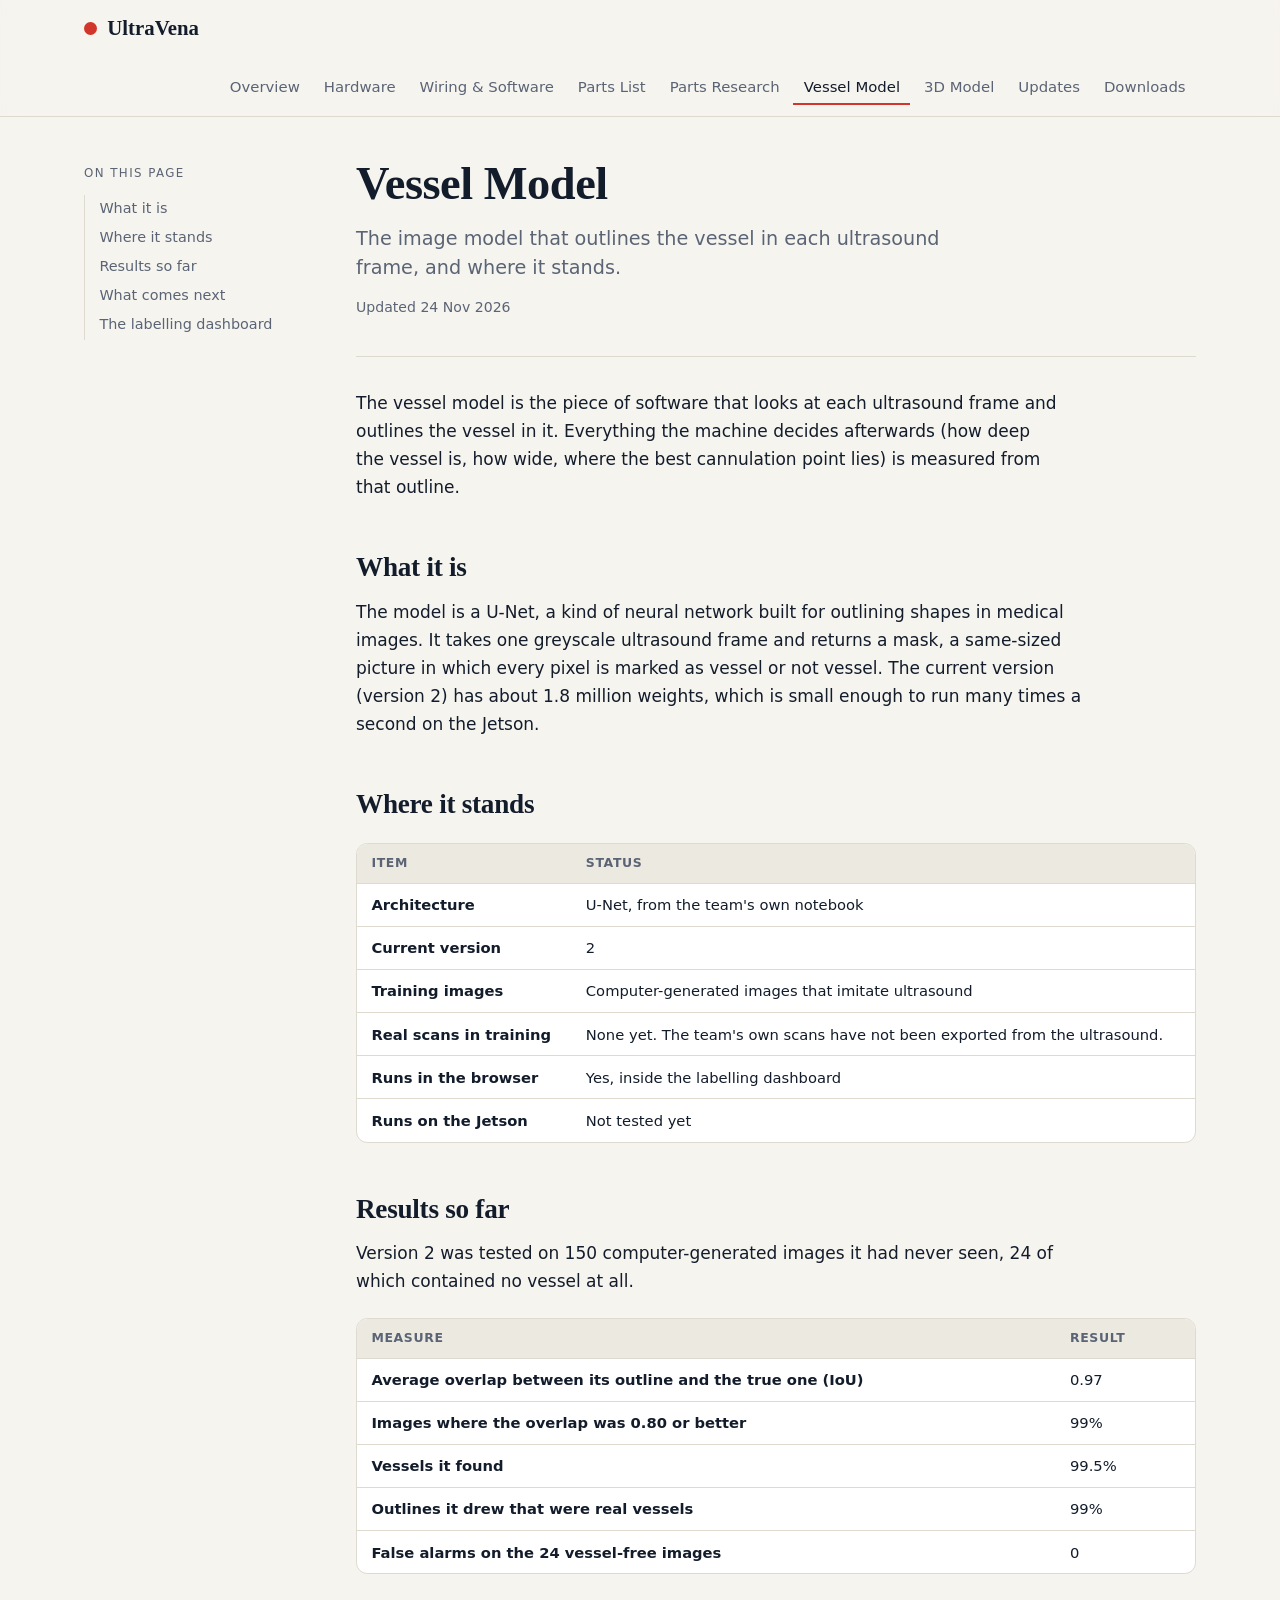
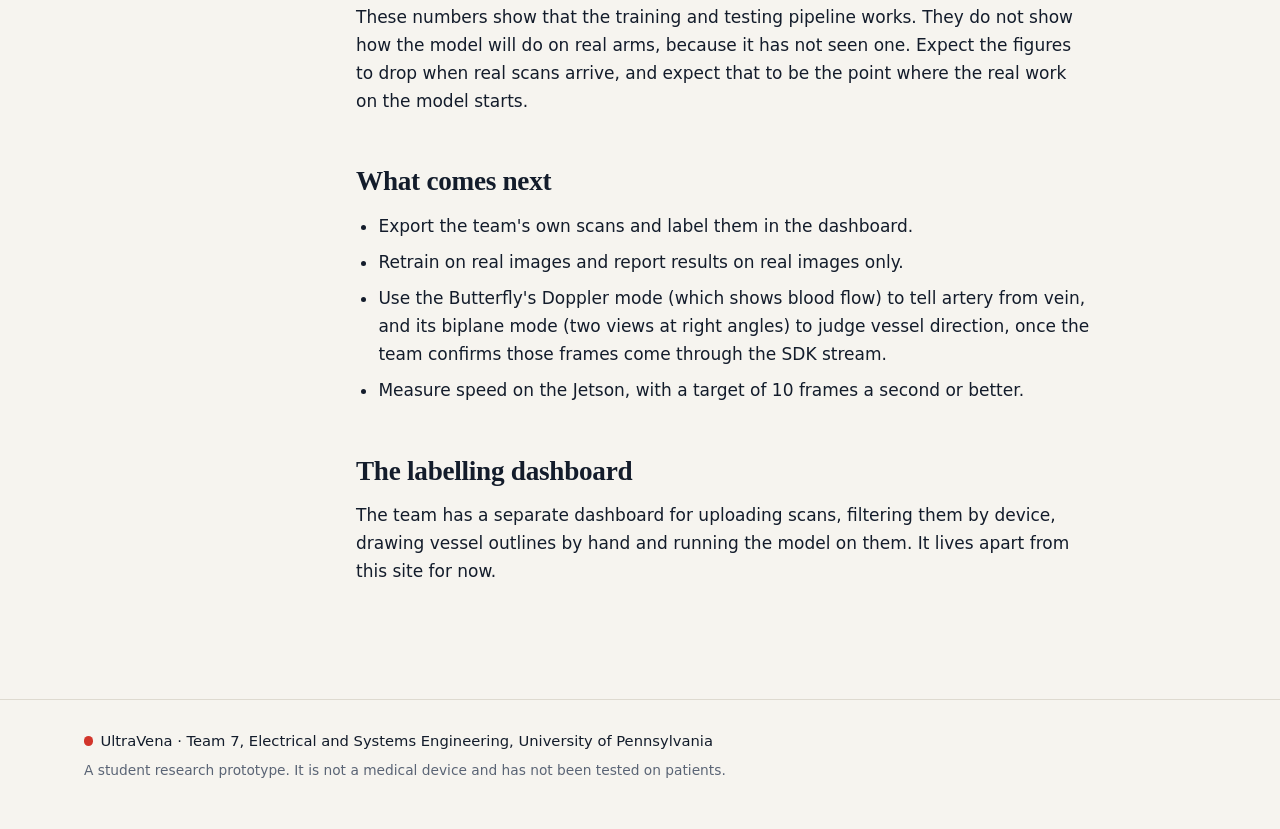
<file: docs/model.html>
<!doctype html>
<html lang="en">
<head>
<meta charset="utf-8">
<meta name="viewport" content="width=device-width, initial-scale=1">
<title>Vessel Model · UltraVena</title>
<meta name="description" content="The image model that outlines the vessel in each ultrasound frame, and where it stands.">
<meta property="og:title" content="Vessel Model · UltraVena">
<meta property="og:description" content="The image model that outlines the vessel in each ultrasound frame, and where it stands.">
<meta property="og:type" content="website">
<meta property="og:image" content="assets/img/cad-iso.png">
<link rel="icon" href="assets/img/favicon.svg" type="image/svg+xml">
<link rel="stylesheet" href="assets/css/style.css">
</head>
<body>
<a class="skip" href="#main">Skip to content</a>
<header class="top">
  <div class="top-in">
    <a class="brand" href="index.html"><span class="dot" aria-hidden="true"></span>UltraVena</a>
    <input type="checkbox" id="menu" class="menu-toggle" aria-label="Open the menu">
    <label for="menu" class="menu-btn" aria-hidden="true"><span></span><span></span><span></span></label>
    <nav class="nav" aria-label="Main"><a href="index.html">Overview</a><a href="hardware.html">Hardware</a><a href="wiring-software.html">Wiring &amp; Software</a><a href="parts-list.html">Parts List</a><a href="parts-research.html">Parts Research</a><a href="model.html" aria-current="page">Vessel Model</a><a href="cad.html">3D Model</a><a href="updates.html">Updates</a><a href="downloads.html">Downloads</a></nav>
  </div>
</header>
<main id="main">
<div class="doc has-toc">
<aside class="toc"><p class="toc-h">On this page</p><ol><li><a href="#what-it-is">What it is</a></li><li><a href="#where-it-stands">Where it stands</a></li><li><a href="#results-so-far">Results so far</a></li><li><a href="#what-comes-next">What comes next</a></li><li><a href="#the-labelling-dashboard">The labelling dashboard</a></li></ol></aside>
<article class="prose">
<header class="doc-head">
<h1>Vessel Model</h1>
<p class="lede">The image model that outlines the vessel in each ultrasound frame, and where it stands.</p>
<p class="meta">Updated 24 Nov 2026</p>
</header>
<p>The vessel model is the piece of software that looks at each ultrasound frame and outlines the vessel in it. Everything the machine decides afterwards (how deep the vessel is, how wide, where the best cannulation point lies) is measured from that outline.</p>
<h2 id="what-it-is">What it is</h2>
<p>The model is a U-Net, a kind of neural network built for outlining shapes in medical images. It takes one greyscale ultrasound frame and returns a mask, a same-sized picture in which every pixel is marked as vessel or not vessel. The current version (version 2) has about 1.8 million weights, which is small enough to run many times a second on the Jetson.</p>
<h2 id="where-it-stands">Where it stands</h2>
<div class="table-wrap"><table>
<thead>
<tr>
<th>Item</th>
<th>Status</th>
</tr>
</thead>
<tbody>
<tr>
<td>Architecture</td>
<td>U-Net, from the team's own notebook</td>
</tr>
<tr>
<td>Current version</td>
<td>2</td>
</tr>
<tr>
<td>Training images</td>
<td>Computer-generated images that imitate ultrasound</td>
</tr>
<tr>
<td>Real scans in training</td>
<td>None yet. The team's own scans have not been exported from the ultrasound.</td>
</tr>
<tr>
<td>Runs in the browser</td>
<td>Yes, inside the labelling dashboard</td>
</tr>
<tr>
<td>Runs on the Jetson</td>
<td>Not tested yet</td>
</tr>
</tbody>
</table></div>
<h2 id="results-so-far">Results so far</h2>
<p>Version 2 was tested on 150 computer-generated images it had never seen, 24 of which contained no vessel at all.</p>
<div class="table-wrap"><table>
<thead>
<tr>
<th>Measure</th>
<th>Result</th>
</tr>
</thead>
<tbody>
<tr>
<td>Average overlap between its outline and the true one (IoU)</td>
<td>0.97</td>
</tr>
<tr>
<td>Images where the overlap was 0.80 or better</td>
<td>99%</td>
</tr>
<tr>
<td>Vessels it found</td>
<td>99.5%</td>
</tr>
<tr>
<td>Outlines it drew that were real vessels</td>
<td>99%</td>
</tr>
<tr>
<td>False alarms on the 24 vessel-free images</td>
<td>0</td>
</tr>
</tbody>
</table></div>
<p>These numbers show that the training and testing pipeline works. They do not show how the model will do on real arms, because it has not seen one. Expect the figures to drop when real scans arrive, and expect that to be the point where the real work on the model starts.</p>
<h2 id="what-comes-next">What comes next</h2>
<ul>
<li>Export the team's own scans and label them in the dashboard.</li>
<li>Retrain on real images and report results on real images only.</li>
<li>Use the Butterfly's Doppler mode (which shows blood flow) to tell artery from vein, and its biplane mode (two views at right angles) to judge vessel direction, once the team confirms those frames come through the SDK stream.</li>
<li>Measure speed on the Jetson, with a target of 10 frames a second or better.</li>
</ul>
<h2 id="the-labelling-dashboard">The labelling dashboard</h2>
<p>The team has a separate dashboard for uploading scans, filtering them by device, drawing vessel outlines by hand and running the model on them. It lives apart from this site for now.</p>
</article>
</div>
</main>
<footer class="foot">
  <div class="foot-in">
    <p><span class="dot" aria-hidden="true"></span>UltraVena · Team 7, Electrical and Systems Engineering, University of Pennsylvania</p>
    <p class="small">A student research prototype. It is not a medical device and has not been tested on patients.</p>
  </div>
</footer>

</body>
</html>
</file>
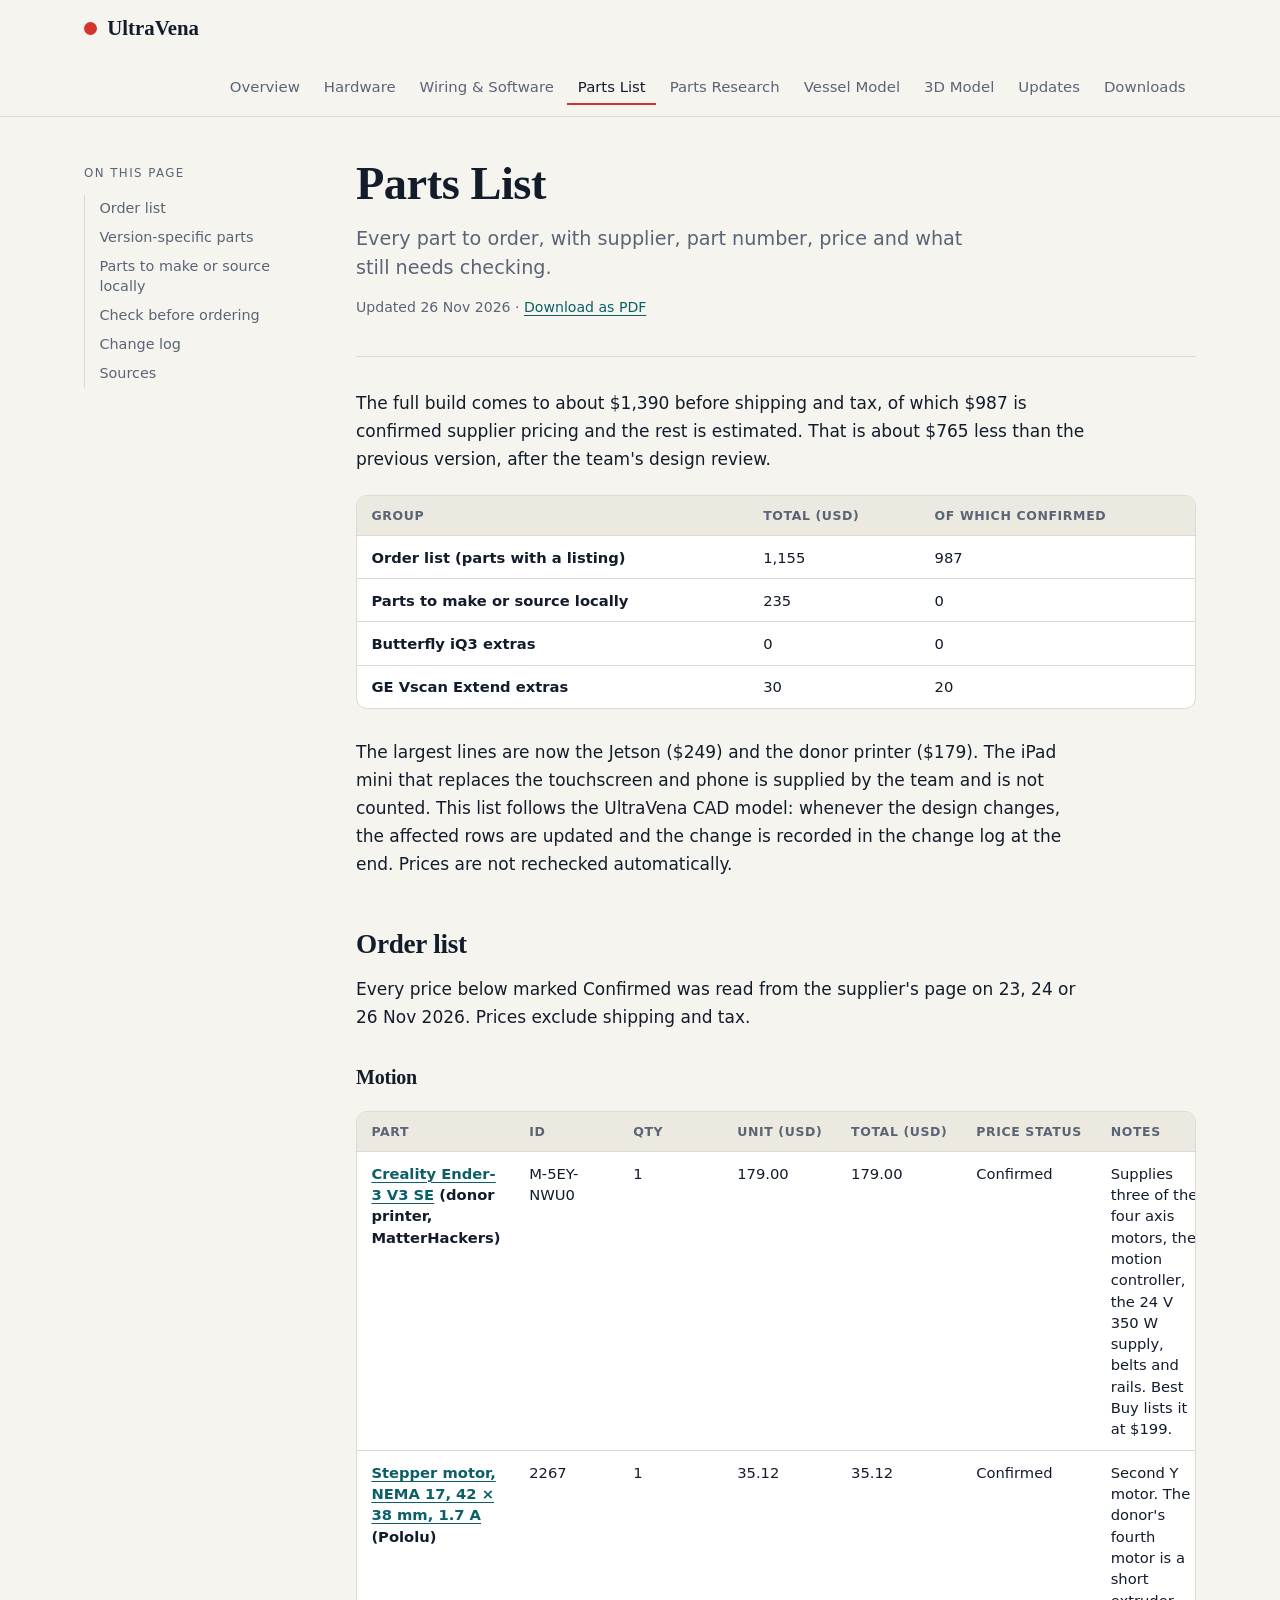
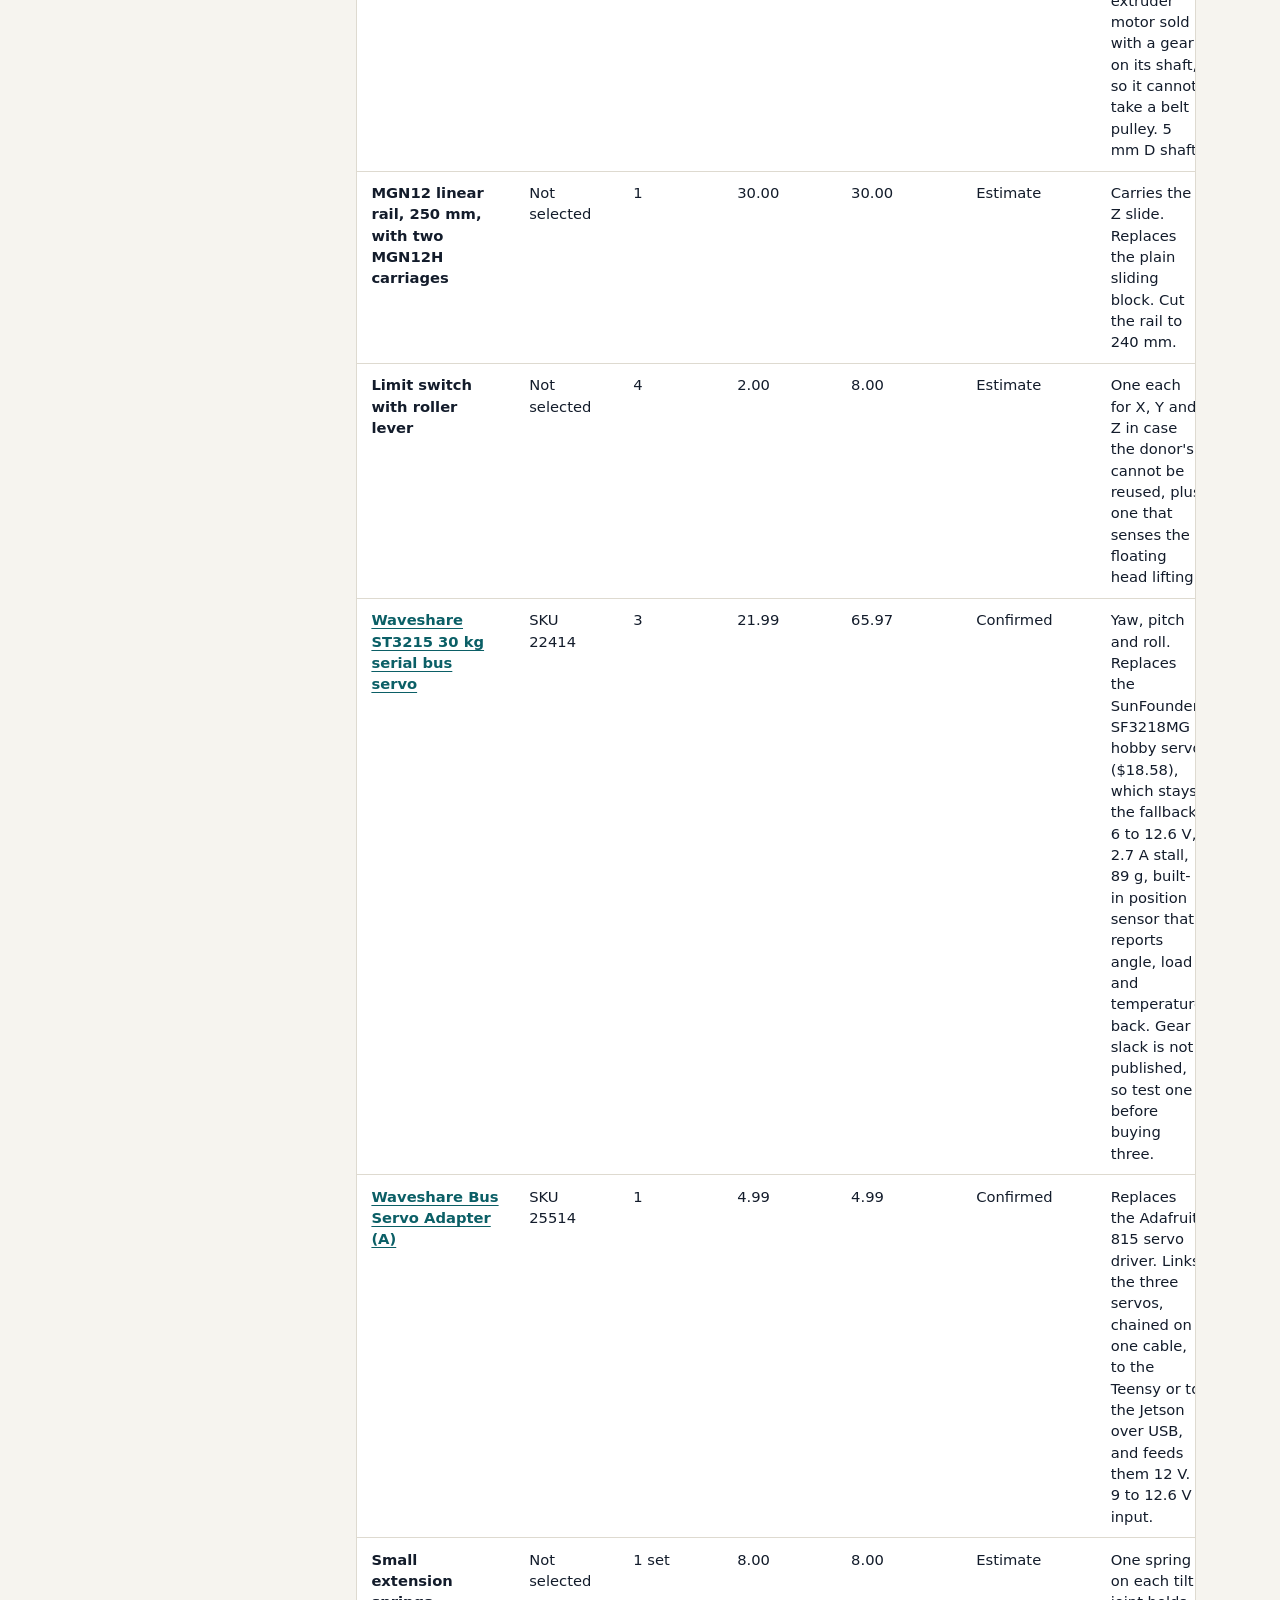
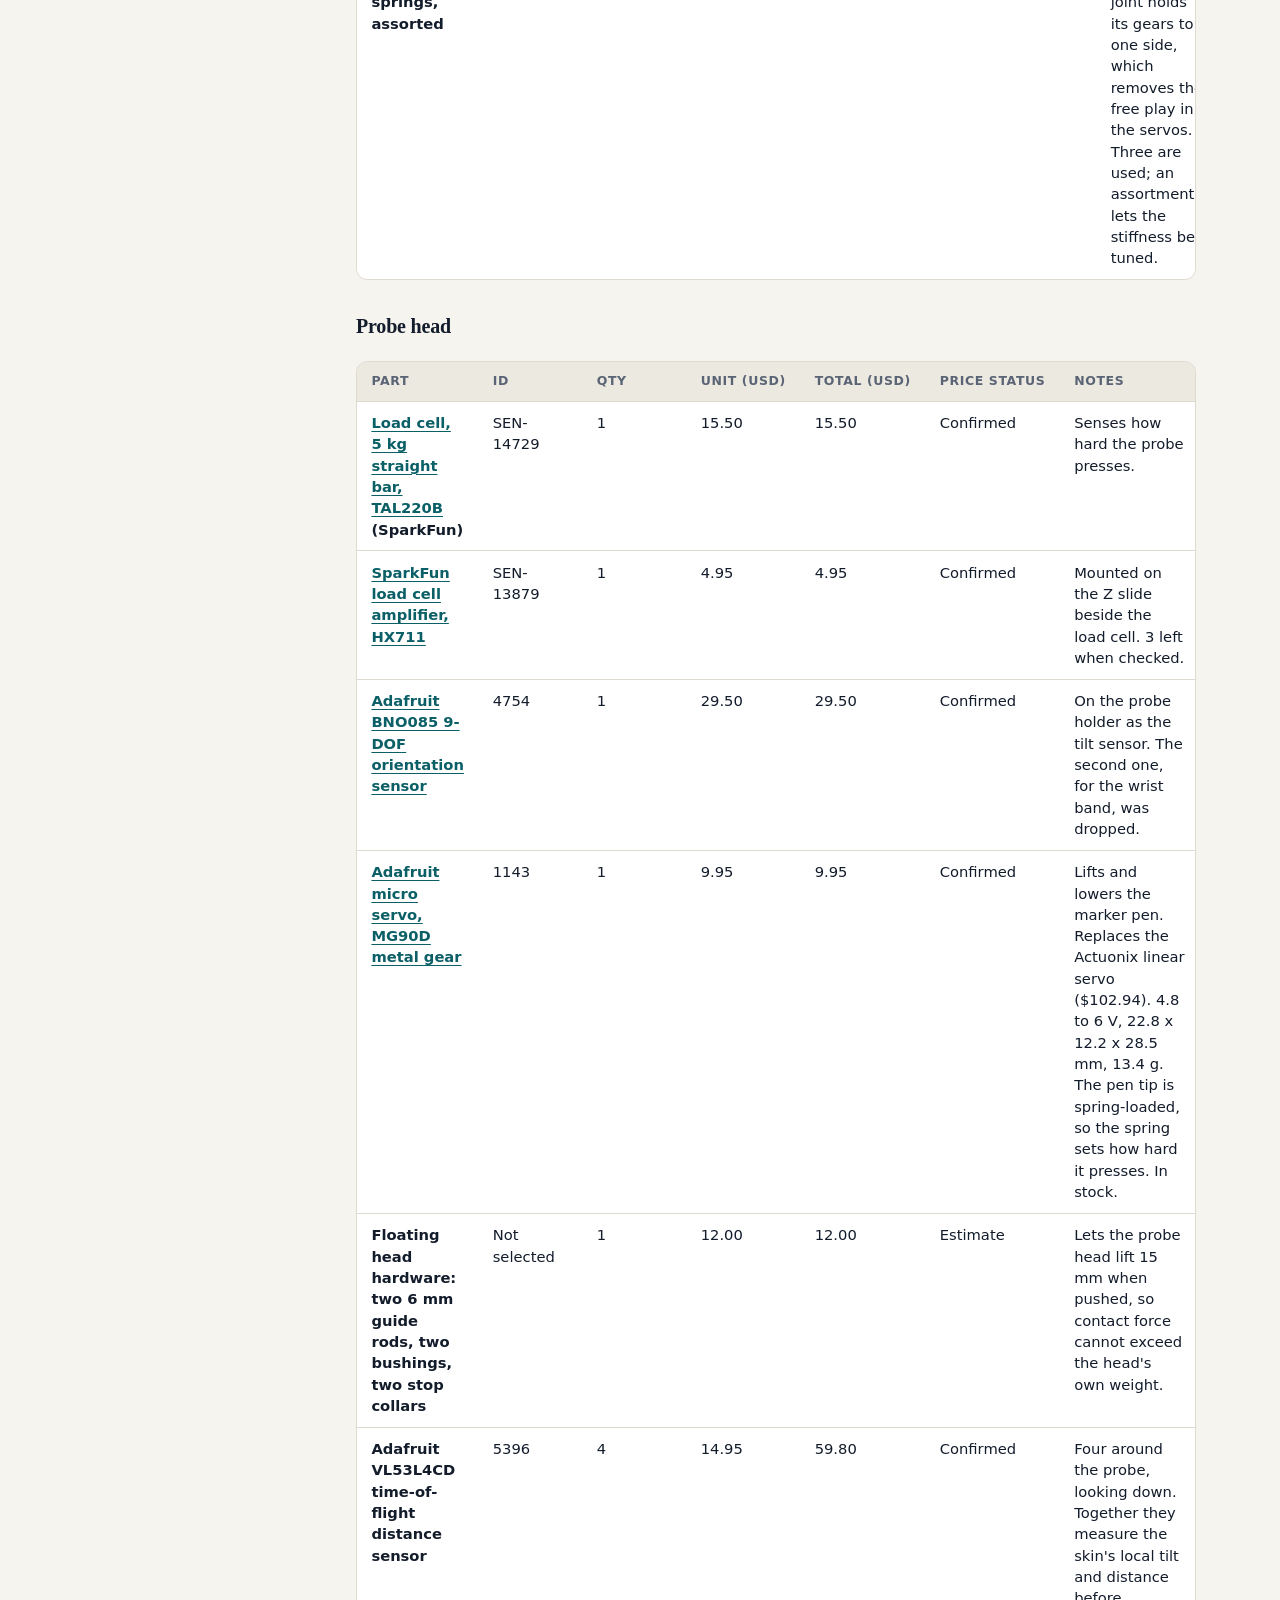
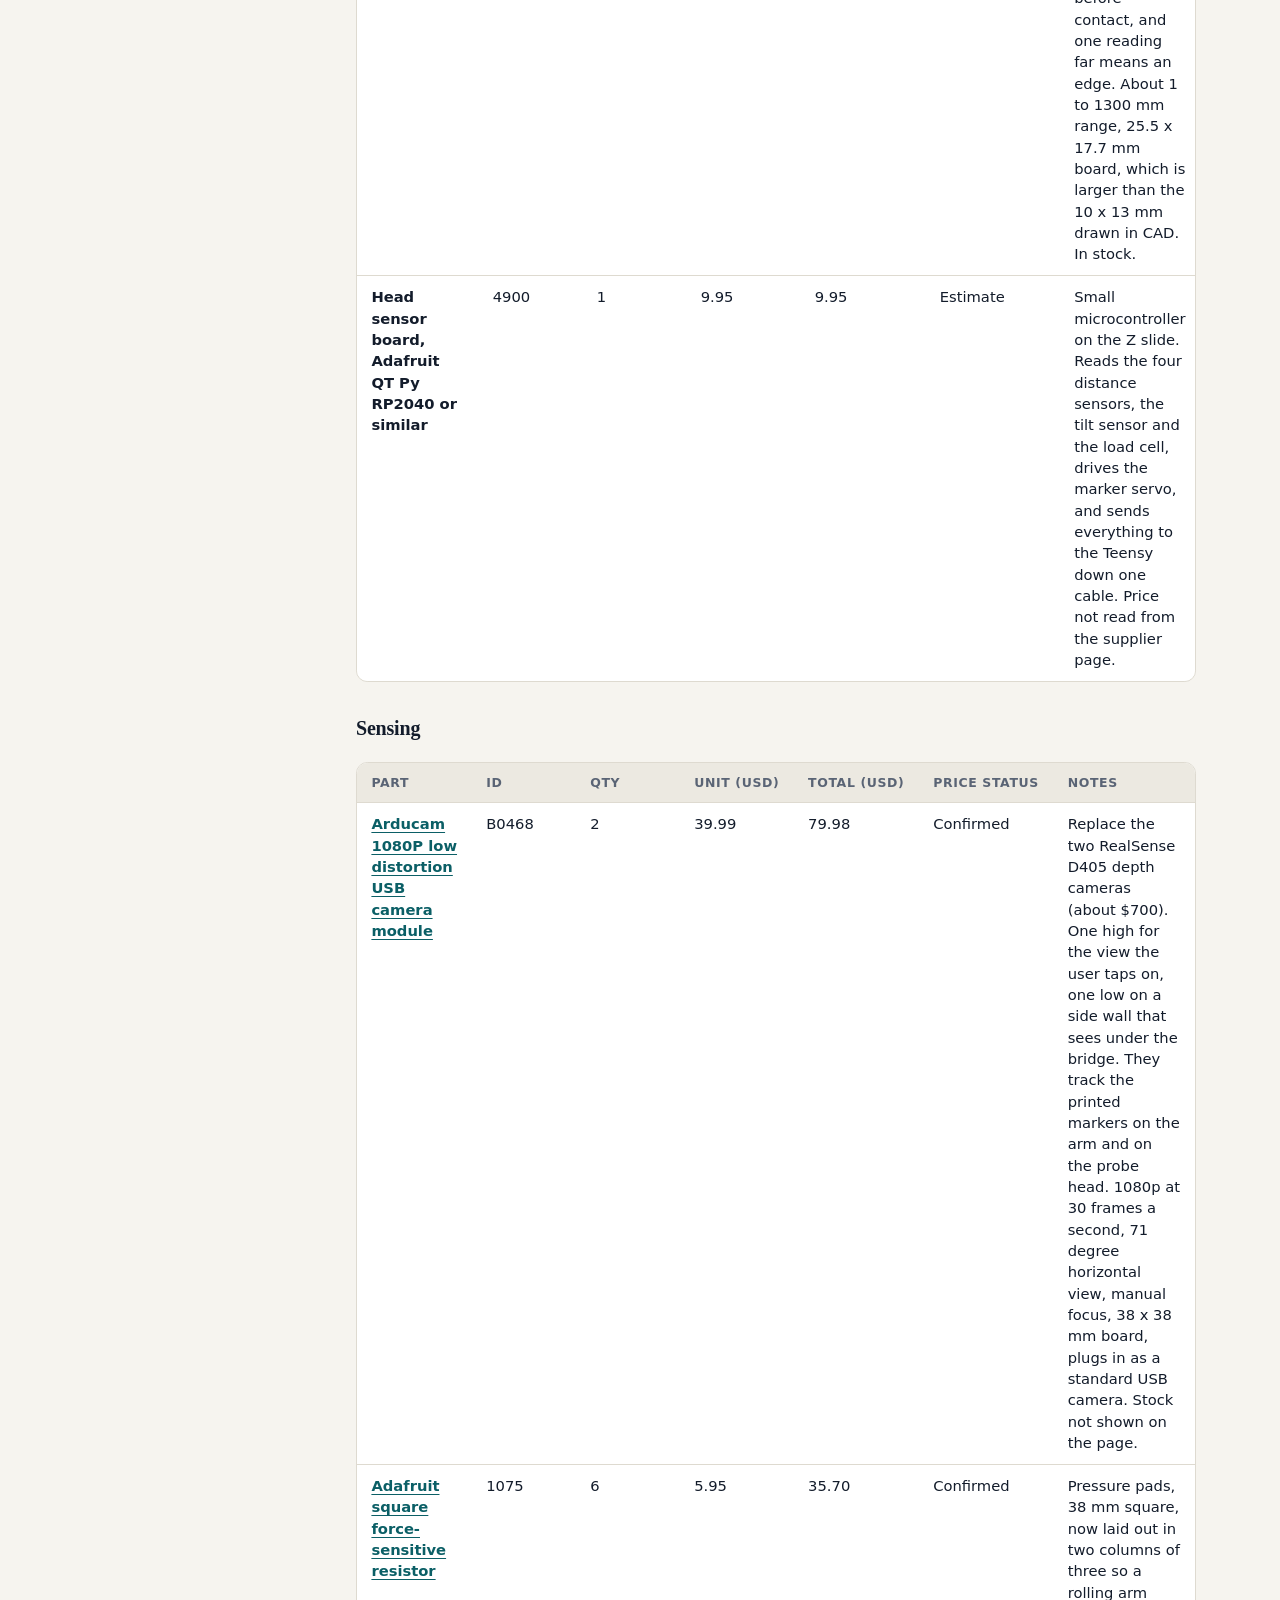
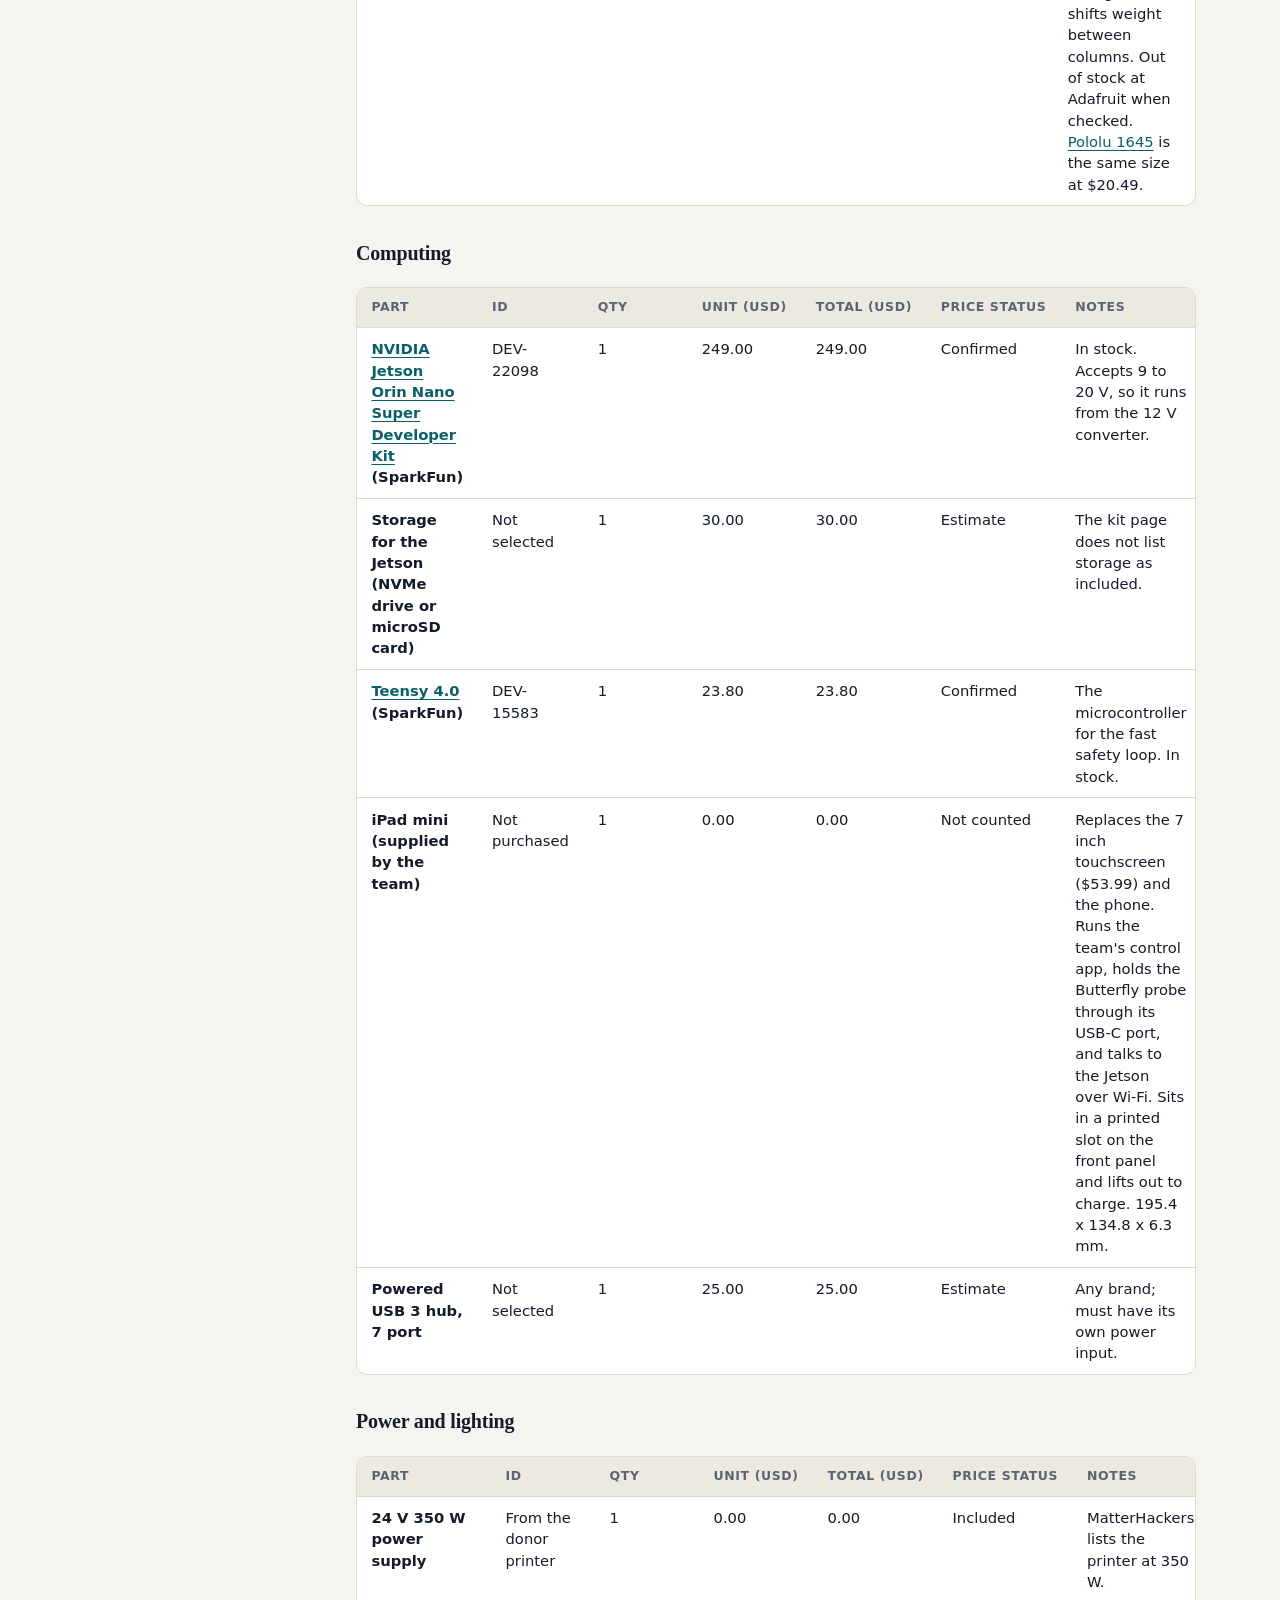
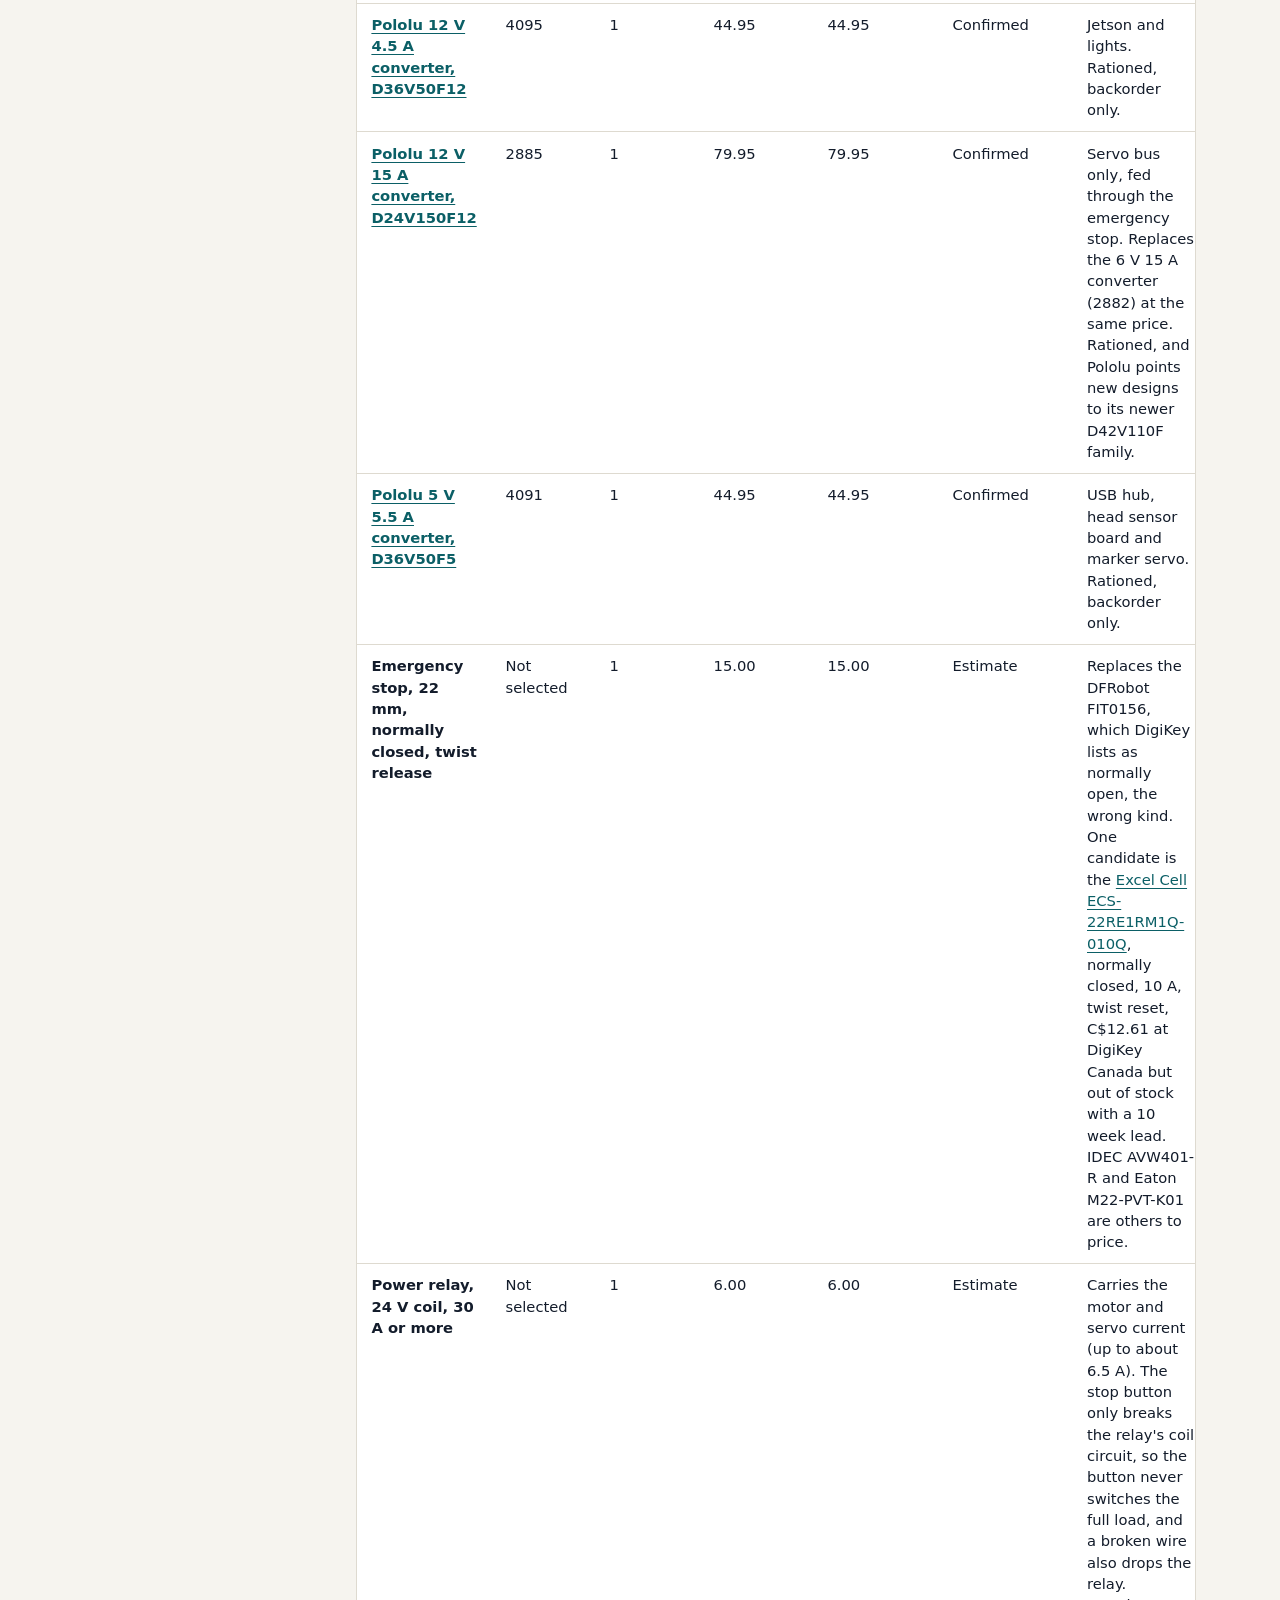
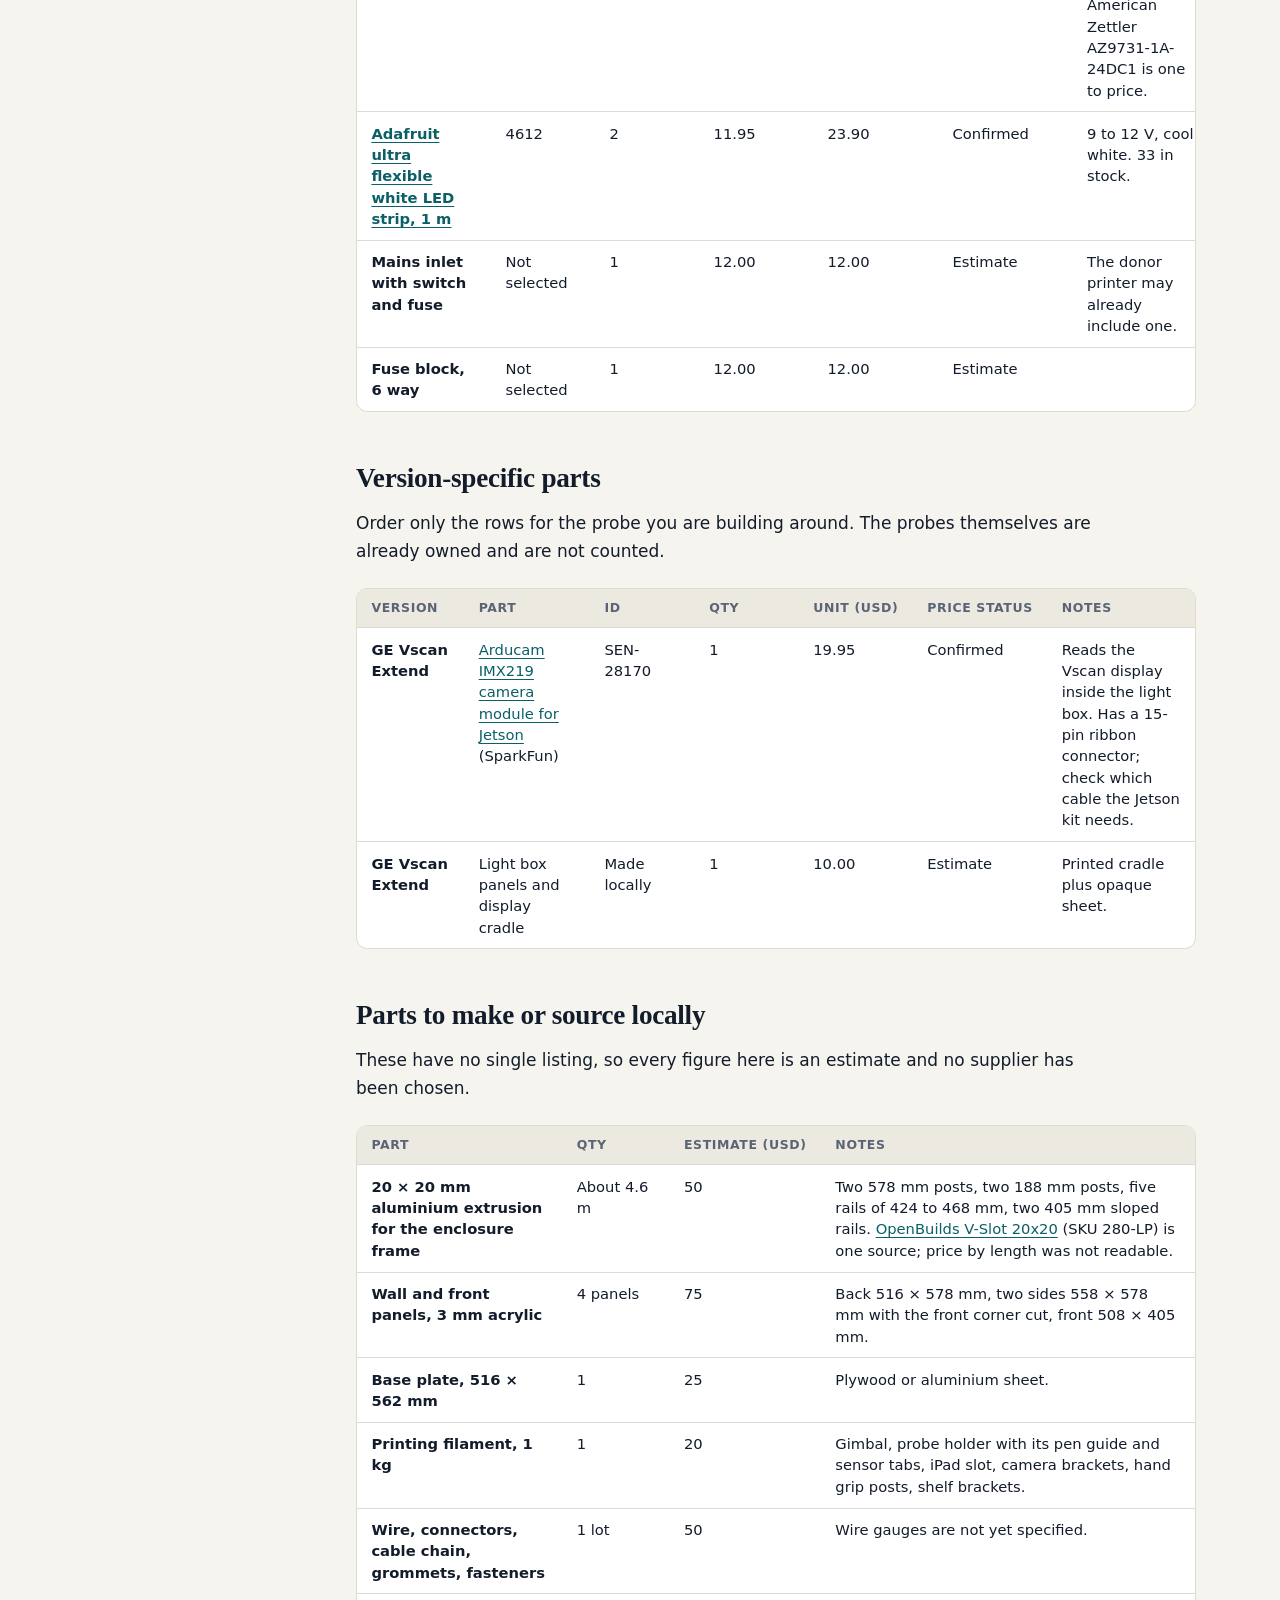
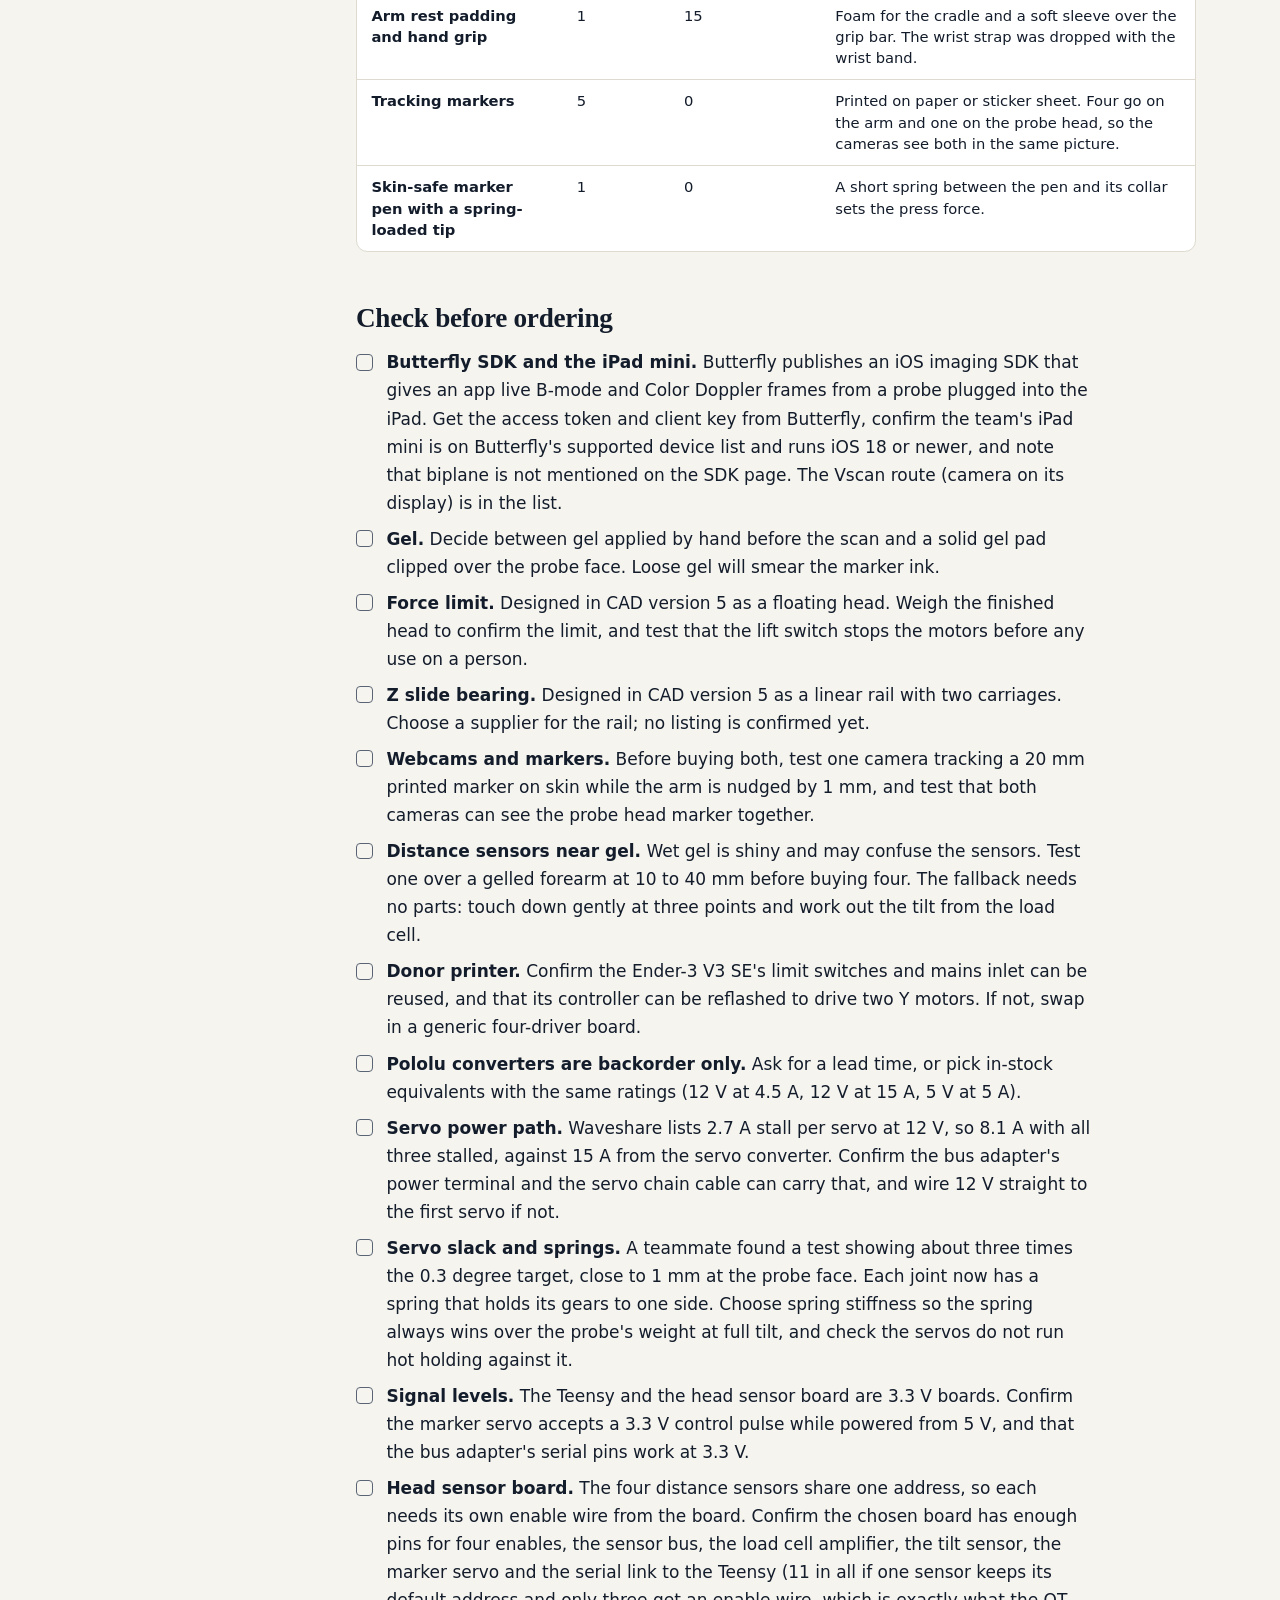
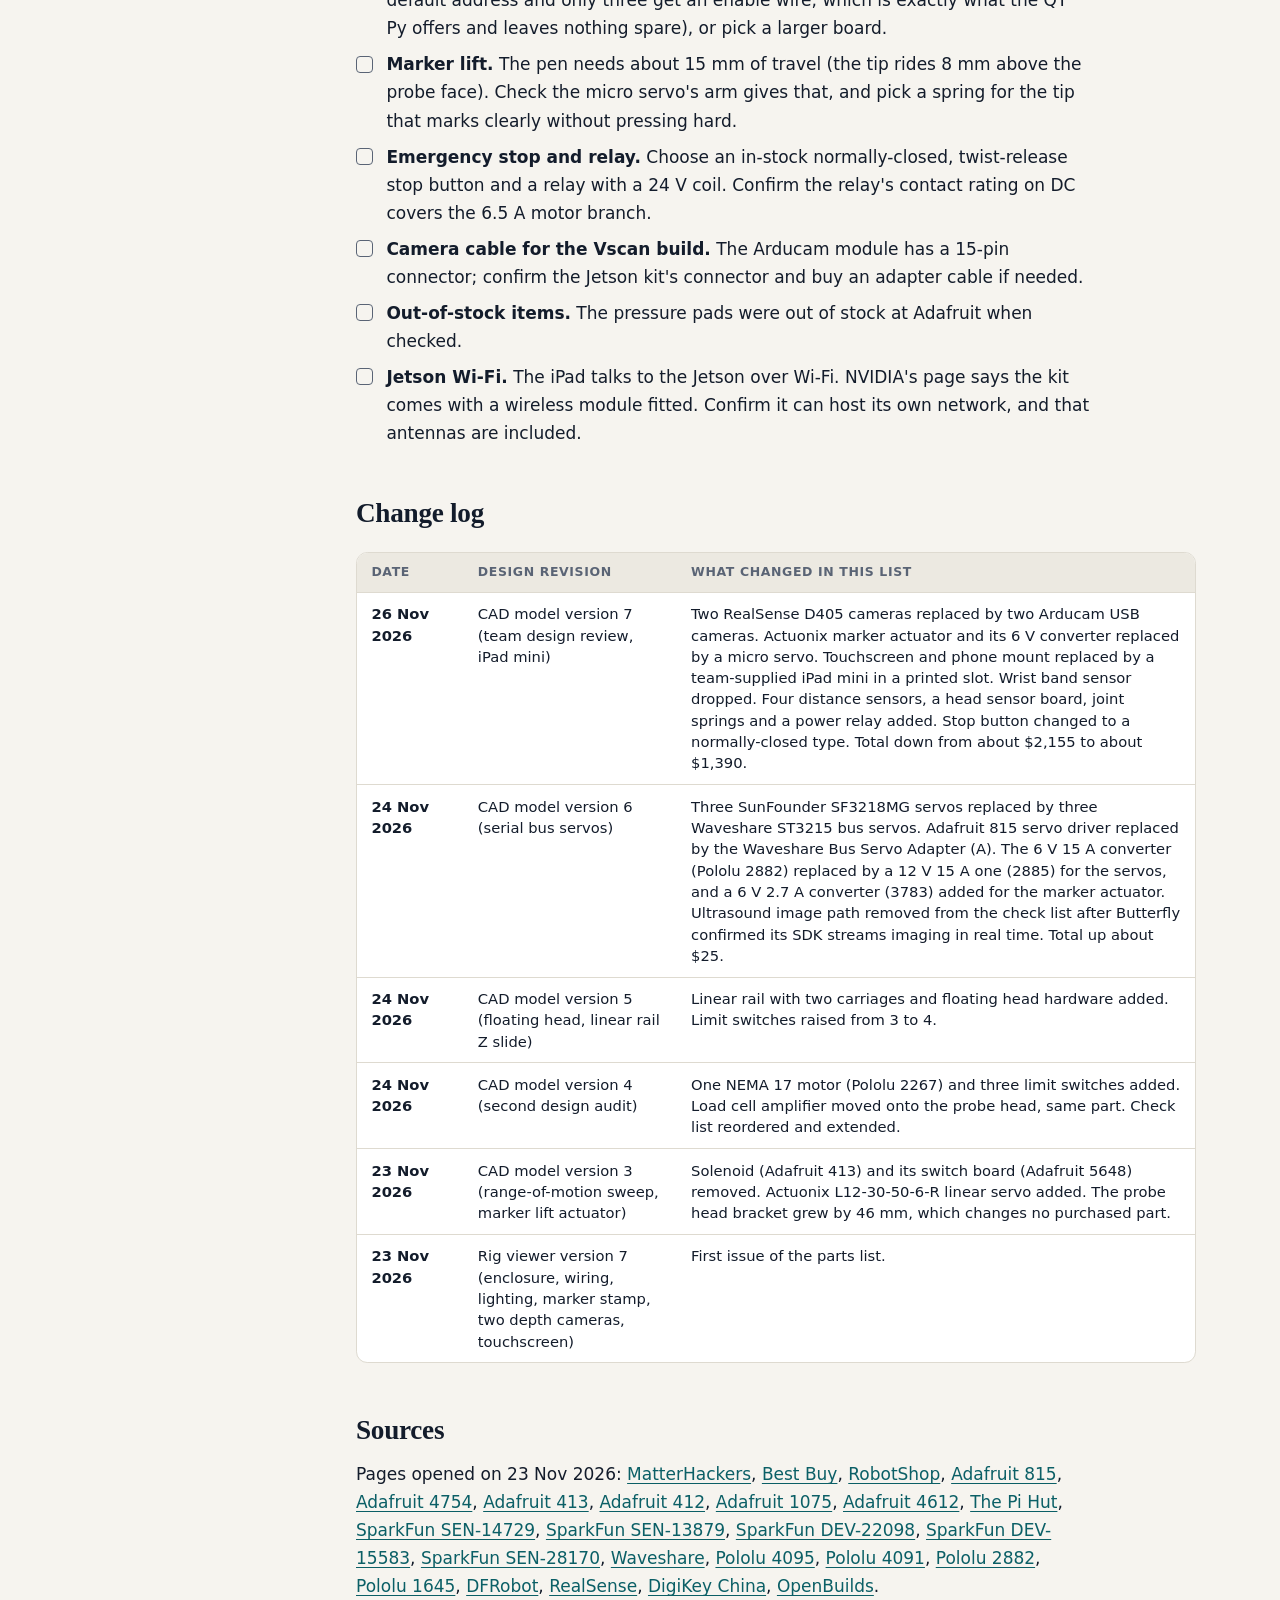
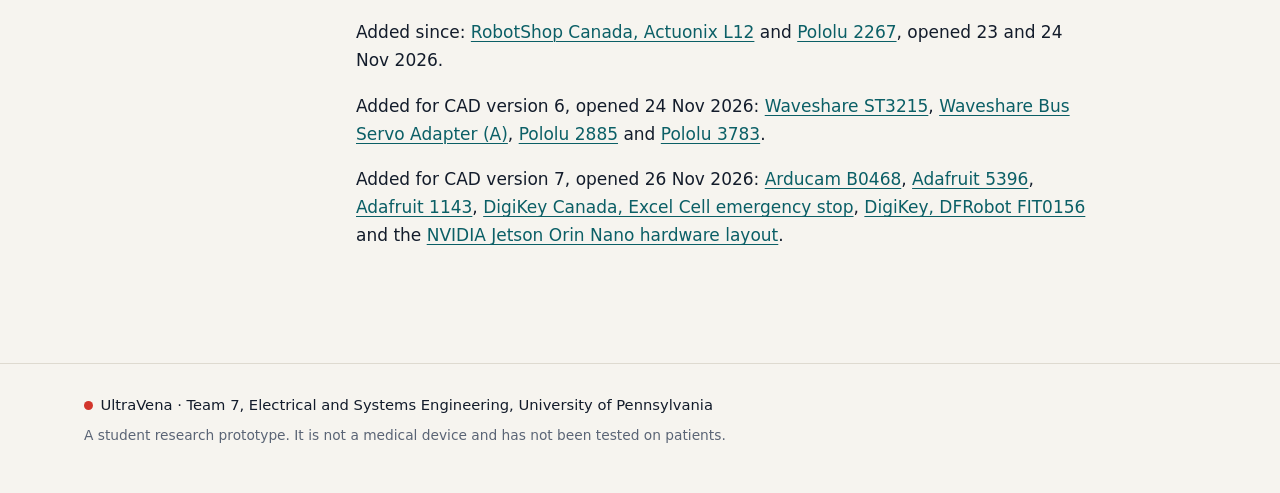
<file: docs/parts-list.html>
<!doctype html>
<html lang="en">
<head>
<meta charset="utf-8">
<meta name="viewport" content="width=device-width, initial-scale=1">
<title>Parts List · UltraVena</title>
<meta name="description" content="Every part to order, with supplier, part number, price and what still needs checking.">
<meta property="og:title" content="Parts List · UltraVena">
<meta property="og:description" content="Every part to order, with supplier, part number, price and what still needs checking.">
<meta property="og:type" content="website">
<meta property="og:image" content="assets/img/cad-iso.png">
<link rel="icon" href="assets/img/favicon.svg" type="image/svg+xml">
<link rel="stylesheet" href="assets/css/style.css">
</head>
<body>
<a class="skip" href="#main">Skip to content</a>
<header class="top">
  <div class="top-in">
    <a class="brand" href="index.html"><span class="dot" aria-hidden="true"></span>UltraVena</a>
    <input type="checkbox" id="menu" class="menu-toggle" aria-label="Open the menu">
    <label for="menu" class="menu-btn" aria-hidden="true"><span></span><span></span><span></span></label>
    <nav class="nav" aria-label="Main"><a href="index.html">Overview</a><a href="hardware.html">Hardware</a><a href="wiring-software.html">Wiring &amp; Software</a><a href="parts-list.html" aria-current="page">Parts List</a><a href="parts-research.html">Parts Research</a><a href="model.html">Vessel Model</a><a href="cad.html">3D Model</a><a href="updates.html">Updates</a><a href="downloads.html">Downloads</a></nav>
  </div>
</header>
<main id="main">
<div class="doc has-toc">
<aside class="toc"><p class="toc-h">On this page</p><ol><li><a href="#order-list">Order list</a></li><li><a href="#version-specific-parts">Version-specific parts</a></li><li><a href="#parts-to-make-or-source-locally">Parts to make or source locally</a></li><li><a href="#check-before-ordering">Check before ordering</a></li><li><a href="#change-log">Change log</a></li><li><a href="#sources">Sources</a></li></ol></aside>
<article class="prose">
<header class="doc-head">
<h1>Parts List</h1>
<p class="lede">Every part to order, with supplier, part number, price and what still needs checking.</p>
<p class="meta">Updated 26 Nov 2026 · <a href="assets/files/ultravena-parts-list.pdf">Download as PDF</a></p>
</header>
<p>The full build comes to about $1,390 before shipping and tax, of which $987 is confirmed supplier pricing and the rest is estimated. That is about $765 less than the previous version, after the team's design review.</p>
<div class="table-wrap"><table>
<thead>
<tr>
<th>Group</th>
<th>Total (USD)</th>
<th>Of which confirmed</th>
</tr>
</thead>
<tbody>
<tr>
<td>Order list (parts with a listing)</td>
<td>1,155</td>
<td>987</td>
</tr>
<tr>
<td>Parts to make or source locally</td>
<td>235</td>
<td>0</td>
</tr>
<tr>
<td>Butterfly iQ3 extras</td>
<td>0</td>
<td>0</td>
</tr>
<tr>
<td>GE Vscan Extend extras</td>
<td>30</td>
<td>20</td>
</tr>
</tbody>
</table></div>
<p>The largest lines are now the Jetson ($249) and the donor printer ($179). The iPad mini that replaces the touchscreen and phone is supplied by the team and is not counted. This list follows the UltraVena CAD model: whenever the design changes, the affected rows are updated and the change is recorded in the change log at the end. Prices are not rechecked automatically.</p>
<h2 id="order-list">Order list</h2>
<p>Every price below marked Confirmed was read from the supplier's page on 23, 24 or 26 Nov 2026. Prices exclude shipping and tax.</p>
<h3 id="motion">Motion</h3>
<div class="table-wrap"><table>
<thead>
<tr>
<th>Part</th>
<th>ID</th>
<th>Qty</th>
<th>Unit (USD)</th>
<th>Total (USD)</th>
<th>Price status</th>
<th>Notes</th>
</tr>
</thead>
<tbody>
<tr>
<td><a href="https://www.matterhackers.com/store/l/creality-ender-3-v3-se-3d-printer/sk/M5EYNWU0" target="_blank" rel="noopener">Creality Ender-3 V3 SE</a> (donor printer, MatterHackers)</td>
<td>M-5EY-NWU0</td>
<td>1</td>
<td>179.00</td>
<td>179.00</td>
<td>Confirmed</td>
<td>Supplies three of the four axis motors, the motion controller, the 24 V 350 W supply, belts and rails. Best Buy lists it at $199.</td>
</tr>
<tr>
<td><a href="https://www.pololu.com/product/2267" target="_blank" rel="noopener">Stepper motor, NEMA 17, 42 × 38 mm, 1.7 A</a> (Pololu)</td>
<td>2267</td>
<td>1</td>
<td>35.12</td>
<td>35.12</td>
<td>Confirmed</td>
<td>Second Y motor. The donor's fourth motor is a short extruder motor sold with a gear on its shaft, so it cannot take a belt pulley. 5 mm D shaft.</td>
</tr>
<tr>
<td>MGN12 linear rail, 250 mm, with two MGN12H carriages</td>
<td>Not selected</td>
<td>1</td>
<td>30.00</td>
<td>30.00</td>
<td>Estimate</td>
<td>Carries the Z slide. Replaces the plain sliding block. Cut the rail to 240 mm.</td>
</tr>
<tr>
<td>Limit switch with roller lever</td>
<td>Not selected</td>
<td>4</td>
<td>2.00</td>
<td>8.00</td>
<td>Estimate</td>
<td>One each for X, Y and Z in case the donor's cannot be reused, plus one that senses the floating head lifting.</td>
</tr>
<tr>
<td><a href="https://www.waveshare.com/st3215-servo.htm?sku=22414" target="_blank" rel="noopener">Waveshare ST3215 30 kg serial bus servo</a></td>
<td>SKU 22414</td>
<td>3</td>
<td>21.99</td>
<td>65.97</td>
<td>Confirmed</td>
<td>Yaw, pitch and roll. Replaces the SunFounder SF3218MG hobby servo ($18.58), which stays the fallback. 6 to 12.6 V, 2.7 A stall, 89 g, built-in position sensor that reports angle, load and temperature back. Gear slack is not published, so test one before buying three.</td>
</tr>
<tr>
<td><a href="https://www.waveshare.com/bus-servo-adapter-a.htm" target="_blank" rel="noopener">Waveshare Bus Servo Adapter (A)</a></td>
<td>SKU 25514</td>
<td>1</td>
<td>4.99</td>
<td>4.99</td>
<td>Confirmed</td>
<td>Replaces the Adafruit 815 servo driver. Links the three servos, chained on one cable, to the Teensy or to the Jetson over USB, and feeds them 12 V. 9 to 12.6 V input.</td>
</tr>
<tr>
<td>Small extension springs, assorted</td>
<td>Not selected</td>
<td>1 set</td>
<td>8.00</td>
<td>8.00</td>
<td>Estimate</td>
<td>One spring on each tilt joint holds its gears to one side, which removes the free play in the servos. Three are used; an assortment lets the stiffness be tuned.</td>
</tr>
</tbody>
</table></div>
<h3 id="probe-head">Probe head</h3>
<div class="table-wrap"><table>
<thead>
<tr>
<th>Part</th>
<th>ID</th>
<th>Qty</th>
<th>Unit (USD)</th>
<th>Total (USD)</th>
<th>Price status</th>
<th>Notes</th>
</tr>
</thead>
<tbody>
<tr>
<td><a href="https://sparkfun.com/products/14729" target="_blank" rel="noopener">Load cell, 5 kg straight bar, TAL220B</a> (SparkFun)</td>
<td>SEN-14729</td>
<td>1</td>
<td>15.50</td>
<td>15.50</td>
<td>Confirmed</td>
<td>Senses how hard the probe presses.</td>
</tr>
<tr>
<td><a href="https://www.sparkfun.com/products/13879" target="_blank" rel="noopener">SparkFun load cell amplifier, HX711</a></td>
<td>SEN-13879</td>
<td>1</td>
<td>4.95</td>
<td>4.95</td>
<td>Confirmed</td>
<td>Mounted on the Z slide beside the load cell. 3 left when checked.</td>
</tr>
<tr>
<td><a href="https://www.adafruit.com/products/4754" target="_blank" rel="noopener">Adafruit BNO085 9-DOF orientation sensor</a></td>
<td>4754</td>
<td>1</td>
<td>29.50</td>
<td>29.50</td>
<td>Confirmed</td>
<td>On the probe holder as the tilt sensor. The second one, for the wrist band, was dropped.</td>
</tr>
<tr>
<td><a href="https://www.adafruit.com/products/1143" target="_blank" rel="noopener">Adafruit micro servo, MG90D metal gear</a></td>
<td>1143</td>
<td>1</td>
<td>9.95</td>
<td>9.95</td>
<td>Confirmed</td>
<td>Lifts and lowers the marker pen. Replaces the Actuonix linear servo ($102.94). 4.8 to 6 V, 22.8 x 12.2 x 28.5 mm, 13.4 g. The pen tip is spring-loaded, so the spring sets how hard it presses. In stock.</td>
</tr>
<tr>
<td>Floating head hardware: two 6 mm guide rods, two bushings, two stop collars</td>
<td>Not selected</td>
<td>1</td>
<td>12.00</td>
<td>12.00</td>
<td>Estimate</td>
<td>Lets the probe head lift 15 mm when pushed, so contact force cannot exceed the head's own weight.</td>
</tr>
<tr>
<td>Adafruit VL53L4CD time-of-flight distance sensor</td>
<td>5396</td>
<td>4</td>
<td>14.95</td>
<td>59.80</td>
<td>Confirmed</td>
<td>Four around the probe, looking down. Together they measure the skin's local tilt and distance before contact, and one reading far means an edge. About 1 to 1300 mm range, 25.5 x 17.7 mm board, which is larger than the 10 x 13 mm drawn in CAD. In stock.</td>
</tr>
<tr>
<td>Head sensor board, Adafruit QT Py RP2040 or similar</td>
<td>4900</td>
<td>1</td>
<td>9.95</td>
<td>9.95</td>
<td>Estimate</td>
<td>Small microcontroller on the Z slide. Reads the four distance sensors, the tilt sensor and the load cell, drives the marker servo, and sends everything to the Teensy down one cable. Price not read from the supplier page.</td>
</tr>
</tbody>
</table></div>
<h3 id="sensing">Sensing</h3>
<div class="table-wrap"><table>
<thead>
<tr>
<th>Part</th>
<th>ID</th>
<th>Qty</th>
<th>Unit (USD)</th>
<th>Total (USD)</th>
<th>Price status</th>
<th>Notes</th>
</tr>
</thead>
<tbody>
<tr>
<td><a href="https://www.arducam.com/product/arducam-1080p-low-light-low-distortion-usb-camera-module-with-microphone/" target="_blank" rel="noopener">Arducam 1080P low distortion USB camera module</a></td>
<td>B0468</td>
<td>2</td>
<td>39.99</td>
<td>79.98</td>
<td>Confirmed</td>
<td>Replace the two RealSense D405 depth cameras (about $700). One high for the view the user taps on, one low on a side wall that sees under the bridge. They track the printed markers on the arm and on the probe head. 1080p at 30 frames a second, 71 degree horizontal view, manual focus, 38 x 38 mm board, plugs in as a standard USB camera. Stock not shown on the page.</td>
</tr>
<tr>
<td><a href="https://www.adafruit.com/products/1075" target="_blank" rel="noopener">Adafruit square force-sensitive resistor</a></td>
<td>1075</td>
<td>6</td>
<td>5.95</td>
<td>35.70</td>
<td>Confirmed</td>
<td>Pressure pads, 38 mm square, now laid out in two columns of three so a rolling arm shifts weight between columns. Out of stock at Adafruit when checked. <a href="https://www.pololu.com/product/1645" target="_blank" rel="noopener">Pololu 1645</a> is the same size at $20.49.</td>
</tr>
</tbody>
</table></div>
<h3 id="computing">Computing</h3>
<div class="table-wrap"><table>
<thead>
<tr>
<th>Part</th>
<th>ID</th>
<th>Qty</th>
<th>Unit (USD)</th>
<th>Total (USD)</th>
<th>Price status</th>
<th>Notes</th>
</tr>
</thead>
<tbody>
<tr>
<td><a href="https://www.sparkfun.com/nvidia-jetson-orin-nano-developer-kit.html" target="_blank" rel="noopener">NVIDIA Jetson Orin Nano Super Developer Kit</a> (SparkFun)</td>
<td>DEV-22098</td>
<td>1</td>
<td>249.00</td>
<td>249.00</td>
<td>Confirmed</td>
<td>In stock. Accepts 9 to 20 V, so it runs from the 12 V converter.</td>
</tr>
<tr>
<td>Storage for the Jetson (NVMe drive or microSD card)</td>
<td>Not selected</td>
<td>1</td>
<td>30.00</td>
<td>30.00</td>
<td>Estimate</td>
<td>The kit page does not list storage as included.</td>
</tr>
<tr>
<td><a href="https://www.sparkfun.com/teensy-4-0.html" target="_blank" rel="noopener">Teensy 4.0</a> (SparkFun)</td>
<td>DEV-15583</td>
<td>1</td>
<td>23.80</td>
<td>23.80</td>
<td>Confirmed</td>
<td>The microcontroller for the fast safety loop. In stock.</td>
</tr>
<tr>
<td>iPad mini (supplied by the team)</td>
<td>Not purchased</td>
<td>1</td>
<td>0.00</td>
<td>0.00</td>
<td>Not counted</td>
<td>Replaces the 7 inch touchscreen ($53.99) and the phone. Runs the team's control app, holds the Butterfly probe through its USB-C port, and talks to the Jetson over Wi-Fi. Sits in a printed slot on the front panel and lifts out to charge. 195.4 x 134.8 x 6.3 mm.</td>
</tr>
<tr>
<td>Powered USB 3 hub, 7 port</td>
<td>Not selected</td>
<td>1</td>
<td>25.00</td>
<td>25.00</td>
<td>Estimate</td>
<td>Any brand; must have its own power input.</td>
</tr>
</tbody>
</table></div>
<h3 id="power-and-lighting">Power and lighting</h3>
<div class="table-wrap"><table>
<thead>
<tr>
<th>Part</th>
<th>ID</th>
<th>Qty</th>
<th>Unit (USD)</th>
<th>Total (USD)</th>
<th>Price status</th>
<th>Notes</th>
</tr>
</thead>
<tbody>
<tr>
<td>24 V 350 W power supply</td>
<td>From the donor printer</td>
<td>1</td>
<td>0.00</td>
<td>0.00</td>
<td>Included</td>
<td>MatterHackers lists the printer at 350 W.</td>
</tr>
<tr>
<td><a href="https://www.pololu.com/product/4095" target="_blank" rel="noopener">Pololu 12 V 4.5 A converter, D36V50F12</a></td>
<td>4095</td>
<td>1</td>
<td>44.95</td>
<td>44.95</td>
<td>Confirmed</td>
<td>Jetson and lights. Rationed, backorder only.</td>
</tr>
<tr>
<td><a href="https://www.pololu.com/product/2885" target="_blank" rel="noopener">Pololu 12 V 15 A converter, D24V150F12</a></td>
<td>2885</td>
<td>1</td>
<td>79.95</td>
<td>79.95</td>
<td>Confirmed</td>
<td>Servo bus only, fed through the emergency stop. Replaces the 6 V 15 A converter (2882) at the same price. Rationed, and Pololu points new designs to its newer D42V110F family.</td>
</tr>
<tr>
<td><a href="https://www.pololu.com/product/4091" target="_blank" rel="noopener">Pololu 5 V 5.5 A converter, D36V50F5</a></td>
<td>4091</td>
<td>1</td>
<td>44.95</td>
<td>44.95</td>
<td>Confirmed</td>
<td>USB hub, head sensor board and marker servo. Rationed, backorder only.</td>
</tr>
<tr>
<td>Emergency stop, 22 mm, normally closed, twist release</td>
<td>Not selected</td>
<td>1</td>
<td>15.00</td>
<td>15.00</td>
<td>Estimate</td>
<td>Replaces the DFRobot FIT0156, which DigiKey lists as normally open, the wrong kind. One candidate is the <a href="https://www.digikey.ca/en/products/detail/excel-cell-electronic-co-ltd/ECS-22RE1RM1Q-010Q/25812945" target="_blank" rel="noopener">Excel Cell ECS-22RE1RM1Q-010Q</a>, normally closed, 10 A, twist reset, C$12.61 at DigiKey Canada but out of stock with a 10 week lead. IDEC AVW401-R and Eaton M22-PVT-K01 are others to price.</td>
</tr>
<tr>
<td>Power relay, 24 V coil, 30 A or more</td>
<td>Not selected</td>
<td>1</td>
<td>6.00</td>
<td>6.00</td>
<td>Estimate</td>
<td>Carries the motor and servo current (up to about 6.5 A). The stop button only breaks the relay's coil circuit, so the button never switches the full load, and a broken wire also drops the relay. American Zettler AZ9731-1A-24DC1 is one to price.</td>
</tr>
<tr>
<td><a href="https://www.adafruit.com/products/4612" target="_blank" rel="noopener">Adafruit ultra flexible white LED strip, 1 m</a></td>
<td>4612</td>
<td>2</td>
<td>11.95</td>
<td>23.90</td>
<td>Confirmed</td>
<td>9 to 12 V, cool white. 33 in stock.</td>
</tr>
<tr>
<td>Mains inlet with switch and fuse</td>
<td>Not selected</td>
<td>1</td>
<td>12.00</td>
<td>12.00</td>
<td>Estimate</td>
<td>The donor printer may already include one.</td>
</tr>
<tr>
<td>Fuse block, 6 way</td>
<td>Not selected</td>
<td>1</td>
<td>12.00</td>
<td>12.00</td>
<td>Estimate</td>
<td></td>
</tr>
</tbody>
</table></div>
<h2 id="version-specific-parts">Version-specific parts</h2>
<p>Order only the rows for the probe you are building around. The probes themselves are already owned and are not counted.</p>
<div class="table-wrap"><table>
<thead>
<tr>
<th>Version</th>
<th>Part</th>
<th>ID</th>
<th>Qty</th>
<th>Unit (USD)</th>
<th>Price status</th>
<th>Notes</th>
</tr>
</thead>
<tbody>
<tr>
<td>GE Vscan Extend</td>
<td><a href="https://www.sparkfun.com/arducam-imx219-visible-light-fixed-focus-camera-module-for-nvidiar-jetson-agx-orin-orin-nano-orin-nx.html" target="_blank" rel="noopener">Arducam IMX219 camera module for Jetson</a> (SparkFun)</td>
<td>SEN-28170</td>
<td>1</td>
<td>19.95</td>
<td>Confirmed</td>
<td>Reads the Vscan display inside the light box. Has a 15-pin ribbon connector; check which cable the Jetson kit needs.</td>
</tr>
<tr>
<td>GE Vscan Extend</td>
<td>Light box panels and display cradle</td>
<td>Made locally</td>
<td>1</td>
<td>10.00</td>
<td>Estimate</td>
<td>Printed cradle plus opaque sheet.</td>
</tr>
</tbody>
</table></div>
<h2 id="parts-to-make-or-source-locally">Parts to make or source locally</h2>
<p>These have no single listing, so every figure here is an estimate and no supplier has been chosen.</p>
<div class="table-wrap"><table>
<thead>
<tr>
<th>Part</th>
<th>Qty</th>
<th>Estimate (USD)</th>
<th>Notes</th>
</tr>
</thead>
<tbody>
<tr>
<td>20 × 20 mm aluminium extrusion for the enclosure frame</td>
<td>About 4.6 m</td>
<td>50</td>
<td>Two 578 mm posts, two 188 mm posts, five rails of 424 to 468 mm, two 405 mm sloped rails. <a href="https://us.openbuilds.com/v-slot-20x20-linear-rail" target="_blank" rel="noopener">OpenBuilds V-Slot 20x20</a> (SKU 280-LP) is one source; price by length was not readable.</td>
</tr>
<tr>
<td>Wall and front panels, 3 mm acrylic</td>
<td>4 panels</td>
<td>75</td>
<td>Back 516 × 578 mm, two sides 558 × 578 mm with the front corner cut, front 508 × 405 mm.</td>
</tr>
<tr>
<td>Base plate, 516 × 562 mm</td>
<td>1</td>
<td>25</td>
<td>Plywood or aluminium sheet.</td>
</tr>
<tr>
<td>Printing filament, 1 kg</td>
<td>1</td>
<td>20</td>
<td>Gimbal, probe holder with its pen guide and sensor tabs, iPad slot, camera brackets, hand grip posts, shelf brackets.</td>
</tr>
<tr>
<td>Wire, connectors, cable chain, grommets, fasteners</td>
<td>1 lot</td>
<td>50</td>
<td>Wire gauges are not yet specified.</td>
</tr>
<tr>
<td>Arm rest padding and hand grip</td>
<td>1</td>
<td>15</td>
<td>Foam for the cradle and a soft sleeve over the grip bar. The wrist strap was dropped with the wrist band.</td>
</tr>
<tr>
<td>Tracking markers</td>
<td>5</td>
<td>0</td>
<td>Printed on paper or sticker sheet. Four go on the arm and one on the probe head, so the cameras see both in the same picture.</td>
</tr>
<tr>
<td>Skin-safe marker pen with a spring-loaded tip</td>
<td>1</td>
<td>0</td>
<td>A short spring between the pen and its collar sets the press force.</td>
</tr>
</tbody>
</table></div>
<h2 id="check-before-ordering">Check before ordering</h2>
<ul class="tasks">
<li class="task"><span class="box" aria-hidden="true"></span><strong>Butterfly SDK and the iPad mini.</strong> Butterfly publishes an iOS imaging SDK that gives an app live B-mode and Color Doppler frames from a probe plugged into the iPad. Get the access token and client key from Butterfly, confirm the team's iPad mini is on Butterfly's supported device list and runs iOS 18 or newer, and note that biplane is not mentioned on the SDK page. The Vscan route (camera on its display) is in the list.</li>
<li class="task"><span class="box" aria-hidden="true"></span><strong>Gel.</strong> Decide between gel applied by hand before the scan and a solid gel pad clipped over the probe face. Loose gel will smear the marker ink.</li>
<li class="task"><span class="box" aria-hidden="true"></span><strong>Force limit.</strong> Designed in CAD version 5 as a floating head. Weigh the finished head to confirm the limit, and test that the lift switch stops the motors before any use on a person.</li>
<li class="task"><span class="box" aria-hidden="true"></span><strong>Z slide bearing.</strong> Designed in CAD version 5 as a linear rail with two carriages. Choose a supplier for the rail; no listing is confirmed yet.</li>
<li class="task"><span class="box" aria-hidden="true"></span><strong>Webcams and markers.</strong> Before buying both, test one camera tracking a 20 mm printed marker on skin while the arm is nudged by 1 mm, and test that both cameras can see the probe head marker together.</li>
<li class="task"><span class="box" aria-hidden="true"></span><strong>Distance sensors near gel.</strong> Wet gel is shiny and may confuse the sensors. Test one over a gelled forearm at 10 to 40 mm before buying four. The fallback needs no parts: touch down gently at three points and work out the tilt from the load cell.</li>
<li class="task"><span class="box" aria-hidden="true"></span><strong>Donor printer.</strong> Confirm the Ender-3 V3 SE's limit switches and mains inlet can be reused, and that its controller can be reflashed to drive two Y motors. If not, swap in a generic four-driver board.</li>
<li class="task"><span class="box" aria-hidden="true"></span><strong>Pololu converters are backorder only.</strong> Ask for a lead time, or pick in-stock equivalents with the same ratings (12 V at 4.5 A, 12 V at 15 A, 5 V at 5 A).</li>
<li class="task"><span class="box" aria-hidden="true"></span><strong>Servo power path.</strong> Waveshare lists 2.7 A stall per servo at 12 V, so 8.1 A with all three stalled, against 15 A from the servo converter. Confirm the bus adapter's power terminal and the servo chain cable can carry that, and wire 12 V straight to the first servo if not.</li>
<li class="task"><span class="box" aria-hidden="true"></span><strong>Servo slack and springs.</strong> A teammate found a test showing about three times the 0.3 degree target, close to 1 mm at the probe face. Each joint now has a spring that holds its gears to one side. Choose spring stiffness so the spring always wins over the probe's weight at full tilt, and check the servos do not run hot holding against it.</li>
<li class="task"><span class="box" aria-hidden="true"></span><strong>Signal levels.</strong> The Teensy and the head sensor board are 3.3 V boards. Confirm the marker servo accepts a 3.3 V control pulse while powered from 5 V, and that the bus adapter's serial pins work at 3.3 V.</li>
<li class="task"><span class="box" aria-hidden="true"></span><strong>Head sensor board.</strong> The four distance sensors share one address, so each needs its own enable wire from the board. Confirm the chosen board has enough pins for four enables, the sensor bus, the load cell amplifier, the tilt sensor, the marker servo and the serial link to the Teensy (11 in all if one sensor keeps its default address and only three get an enable wire, which is exactly what the QT Py offers and leaves nothing spare), or pick a larger board.</li>
<li class="task"><span class="box" aria-hidden="true"></span><strong>Marker lift.</strong> The pen needs about 15 mm of travel (the tip rides 8 mm above the probe face). Check the micro servo's arm gives that, and pick a spring for the tip that marks clearly without pressing hard.</li>
<li class="task"><span class="box" aria-hidden="true"></span><strong>Emergency stop and relay.</strong> Choose an in-stock normally-closed, twist-release stop button and a relay with a 24 V coil. Confirm the relay's contact rating on DC covers the 6.5 A motor branch.</li>
<li class="task"><span class="box" aria-hidden="true"></span><strong>Camera cable for the Vscan build.</strong> The Arducam module has a 15-pin connector; confirm the Jetson kit's connector and buy an adapter cable if needed.</li>
<li class="task"><span class="box" aria-hidden="true"></span><strong>Out-of-stock items.</strong> The pressure pads were out of stock at Adafruit when checked.</li>
<li class="task"><span class="box" aria-hidden="true"></span><strong>Jetson Wi-Fi.</strong> The iPad talks to the Jetson over Wi-Fi. NVIDIA's page says the kit comes with a wireless module fitted. Confirm it can host its own network, and that antennas are included.</li>
</ul>
<h2 id="change-log">Change log</h2>
<div class="table-wrap"><table>
<thead>
<tr>
<th>Date</th>
<th>Design revision</th>
<th>What changed in this list</th>
</tr>
</thead>
<tbody>
<tr>
<td>26 Nov 2026</td>
<td>CAD model version 7 (team design review, iPad mini)</td>
<td>Two RealSense D405 cameras replaced by two Arducam USB cameras. Actuonix marker actuator and its 6 V converter replaced by a micro servo. Touchscreen and phone mount replaced by a team-supplied iPad mini in a printed slot. Wrist band sensor dropped. Four distance sensors, a head sensor board, joint springs and a power relay added. Stop button changed to a normally-closed type. Total down from about $2,155 to about $1,390.</td>
</tr>
<tr>
<td>24 Nov 2026</td>
<td>CAD model version 6 (serial bus servos)</td>
<td>Three SunFounder SF3218MG servos replaced by three Waveshare ST3215 bus servos. Adafruit 815 servo driver replaced by the Waveshare Bus Servo Adapter (A). The 6 V 15 A converter (Pololu 2882) replaced by a 12 V 15 A one (2885) for the servos, and a 6 V 2.7 A converter (3783) added for the marker actuator. Ultrasound image path removed from the check list after Butterfly confirmed its SDK streams imaging in real time. Total up about $25.</td>
</tr>
<tr>
<td>24 Nov 2026</td>
<td>CAD model version 5 (floating head, linear rail Z slide)</td>
<td>Linear rail with two carriages and floating head hardware added. Limit switches raised from 3 to 4.</td>
</tr>
<tr>
<td>24 Nov 2026</td>
<td>CAD model version 4 (second design audit)</td>
<td>One NEMA 17 motor (Pololu 2267) and three limit switches added. Load cell amplifier moved onto the probe head, same part. Check list reordered and extended.</td>
</tr>
<tr>
<td>23 Nov 2026</td>
<td>CAD model version 3 (range-of-motion sweep, marker lift actuator)</td>
<td>Solenoid (Adafruit 413) and its switch board (Adafruit 5648) removed. Actuonix L12-30-50-6-R linear servo added. The probe head bracket grew by 46 mm, which changes no purchased part.</td>
</tr>
<tr>
<td>23 Nov 2026</td>
<td>Rig viewer version 7 (enclosure, wiring, lighting, marker stamp, two depth cameras, touchscreen)</td>
<td>First issue of the parts list.</td>
</tr>
</tbody>
</table></div>
<h2 id="sources">Sources</h2>
<p>Pages opened on 23 Nov 2026: <a href="https://www.matterhackers.com/store/l/creality-ender-3-v3-se-3d-printer/sk/M5EYNWU0" target="_blank" rel="noopener">MatterHackers</a>, <a href="https://www.bestbuy.com/product/creality-ender-3-v3-se-printer/CZT3ZRXZKF" target="_blank" rel="noopener">Best Buy</a>, <a href="https://www.robotshop.com/products/sunfounder-sf3218mg-metal-gear-digital-servo-20kg-high-torque" target="_blank" rel="noopener">RobotShop</a>, <a href="https://www.adafruit.com/product/815" target="_blank" rel="noopener">Adafruit 815</a>, <a href="https://www.adafruit.com/products/4754" target="_blank" rel="noopener">Adafruit 4754</a>, <a href="https://www.adafruit.com/product/413" target="_blank" rel="noopener">Adafruit 413</a>, <a href="https://www.adafruit.com/products/412" target="_blank" rel="noopener">Adafruit 412</a>, <a href="https://www.adafruit.com/products/1075" target="_blank" rel="noopener">Adafruit 1075</a>, <a href="https://www.adafruit.com/products/4612" target="_blank" rel="noopener">Adafruit 4612</a>, <a href="https://thepihut.com/products/adafruit-mosfet-driver-for-motors-solenoids-leds-etc-stemma-jst-ph-2mm" target="_blank" rel="noopener">The Pi Hut</a>, <a href="https://sparkfun.com/products/14729" target="_blank" rel="noopener">SparkFun SEN-14729</a>, <a href="https://www.sparkfun.com/products/13879" target="_blank" rel="noopener">SparkFun SEN-13879</a>, <a href="https://www.sparkfun.com/nvidia-jetson-orin-nano-developer-kit.html" target="_blank" rel="noopener">SparkFun DEV-22098</a>, <a href="https://www.sparkfun.com/teensy-4-0.html" target="_blank" rel="noopener">SparkFun DEV-15583</a>, <a href="https://www.sparkfun.com/arducam-imx219-visible-light-fixed-focus-camera-module-for-nvidiar-jetson-agx-orin-orin-nano-orin-nx.html" target="_blank" rel="noopener">SparkFun SEN-28170</a>, <a href="https://www.waveshare.com/product/7inch-hdmi-lcd-h-with-case.htm" target="_blank" rel="noopener">Waveshare</a>, <a href="https://www.pololu.com/product/4095" target="_blank" rel="noopener">Pololu 4095</a>, <a href="https://www.pololu.com/product/4091" target="_blank" rel="noopener">Pololu 4091</a>, <a href="https://www.pololu.com/product/2882" target="_blank" rel="noopener">Pololu 2882</a>, <a href="https://www.pololu.com/product/1645" target="_blank" rel="noopener">Pololu 1645</a>, <a href="https://www.dfrobot.com/product-521.html" target="_blank" rel="noopener">DFRobot</a>, <a href="https://realsenseai.com/products/stereo-depth-camera-d405/" target="_blank" rel="noopener">RealSense</a>, <a href="https://digikey.cn/en/products/detail/intel-realsense/82635DSD405/16056868" target="_blank" rel="noopener">DigiKey China</a>, <a href="https://us.openbuilds.com/v-slot-20x20-linear-rail" target="_blank" rel="noopener">OpenBuilds</a>.</p>
<p>Added since: <a href="https://ca.robotshop.com/products/actuonix-l12-actuator-30mm-501-6v-rc-control" target="_blank" rel="noopener">RobotShop Canada, Actuonix L12</a> and <a href="https://www.pololu.com/product/2267" target="_blank" rel="noopener">Pololu 2267</a>, opened 23 and 24 Nov 2026.</p>
<p>Added for CAD version 6, opened 24 Nov 2026: <a href="https://www.waveshare.com/st3215-servo.htm?sku=22414" target="_blank" rel="noopener">Waveshare ST3215</a>, <a href="https://www.waveshare.com/bus-servo-adapter-a.htm" target="_blank" rel="noopener">Waveshare Bus Servo Adapter (A)</a>, <a href="https://www.pololu.com/product/2885" target="_blank" rel="noopener">Pololu 2885</a> and <a href="https://www.pololu.com/product/3783" target="_blank" rel="noopener">Pololu 3783</a>.</p>
<p>Added for CAD version 7, opened 26 Nov 2026: <a href="https://www.arducam.com/product/arducam-1080p-low-light-low-distortion-usb-camera-module-with-microphone/" target="_blank" rel="noopener">Arducam B0468</a>, <a href="https://www.adafruit.com/product/5396" target="_blank" rel="noopener">Adafruit 5396</a>, <a href="https://www.adafruit.com/products/1143" target="_blank" rel="noopener">Adafruit 1143</a>, <a href="https://www.digikey.ca/en/products/detail/excel-cell-electronic-co-ltd/ECS-22RE1RM1Q-010Q/25812945" target="_blank" rel="noopener">DigiKey Canada, Excel Cell emergency stop</a>, <a href="https://www.digikey.co.nz/en/products/detail/dfrobot/FIT0156/25558530" target="_blank" rel="noopener">DigiKey, DFRobot FIT0156</a> and the <a href="https://docs.nvidia.com/jetson/orin-nano-devkit/user-guide/latest/hardware_layout.html" target="_blank" rel="noopener">NVIDIA Jetson Orin Nano hardware layout</a>.</p>
</article>
</div>
</main>
<footer class="foot">
  <div class="foot-in">
    <p><span class="dot" aria-hidden="true"></span>UltraVena · Team 7, Electrical and Systems Engineering, University of Pennsylvania</p>
    <p class="small">A student research prototype. It is not a medical device and has not been tested on patients.</p>
  </div>
</footer>

</body>
</html>
</file>
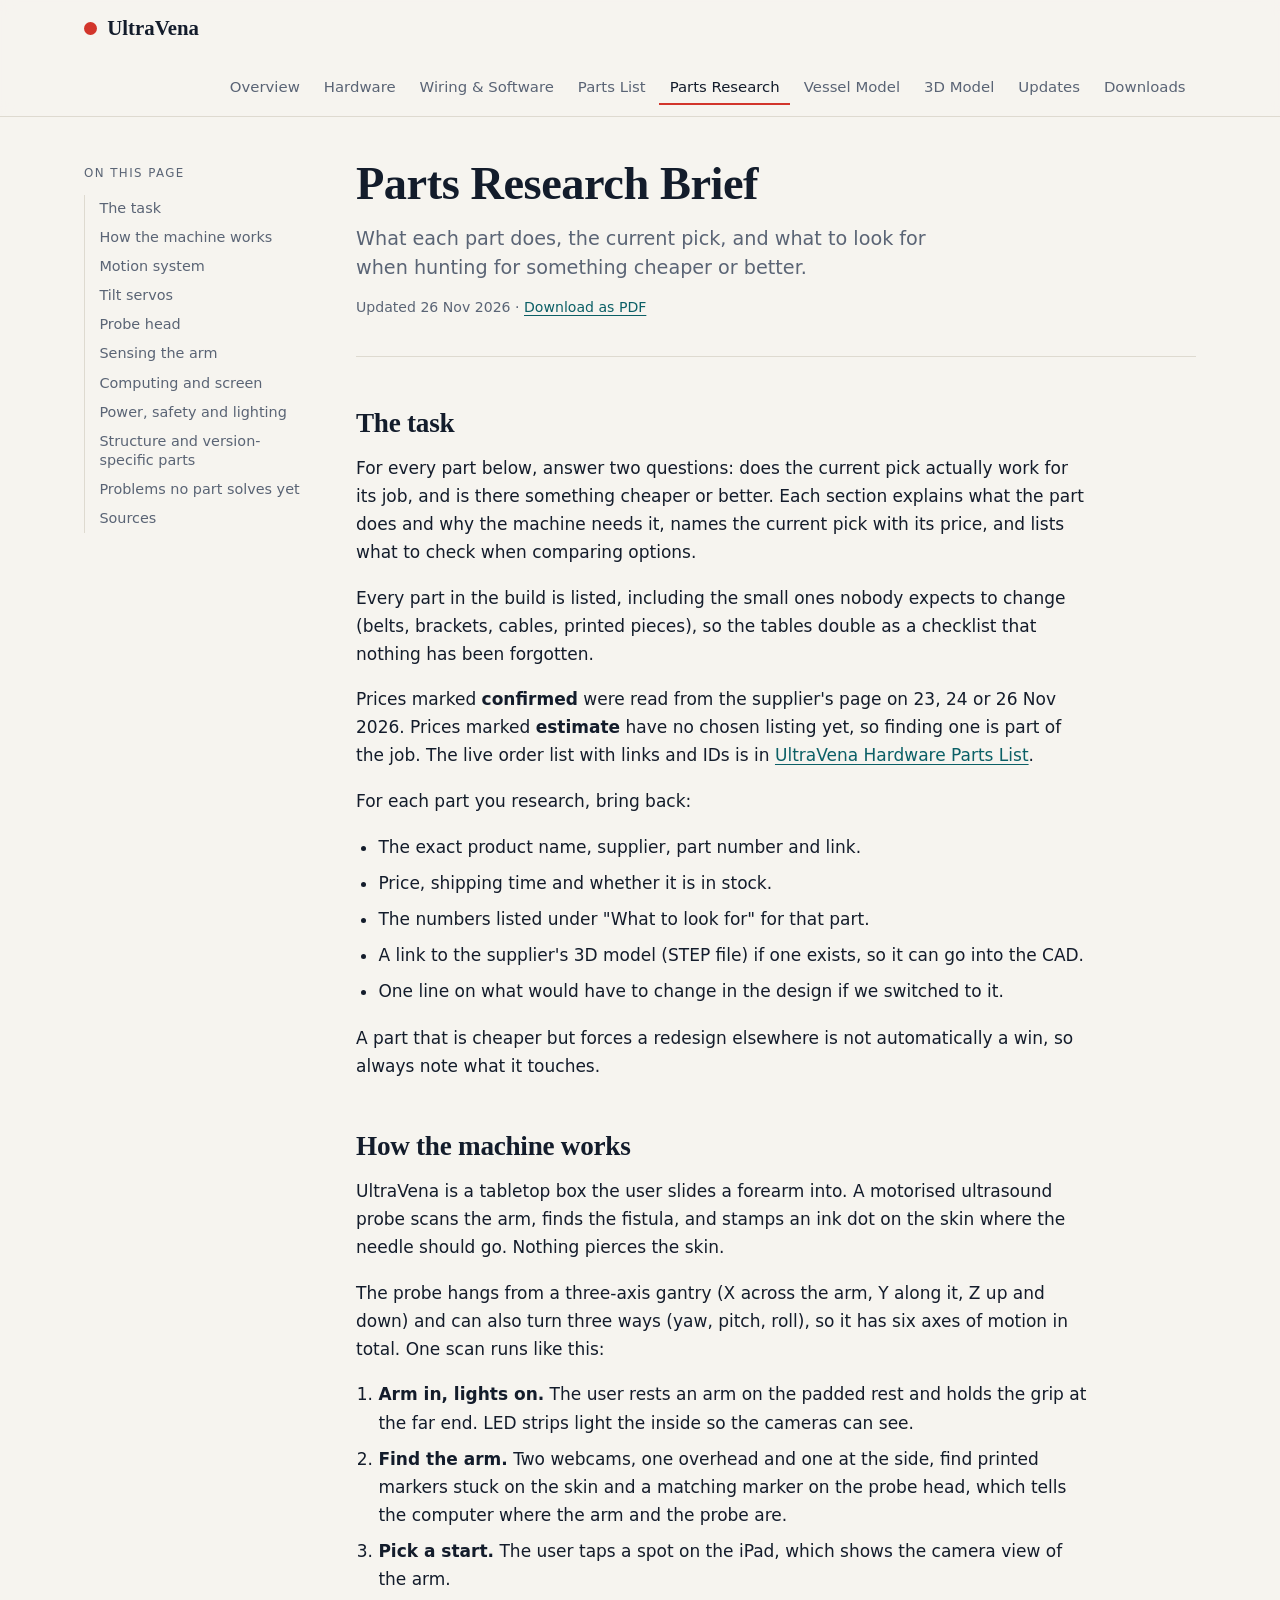
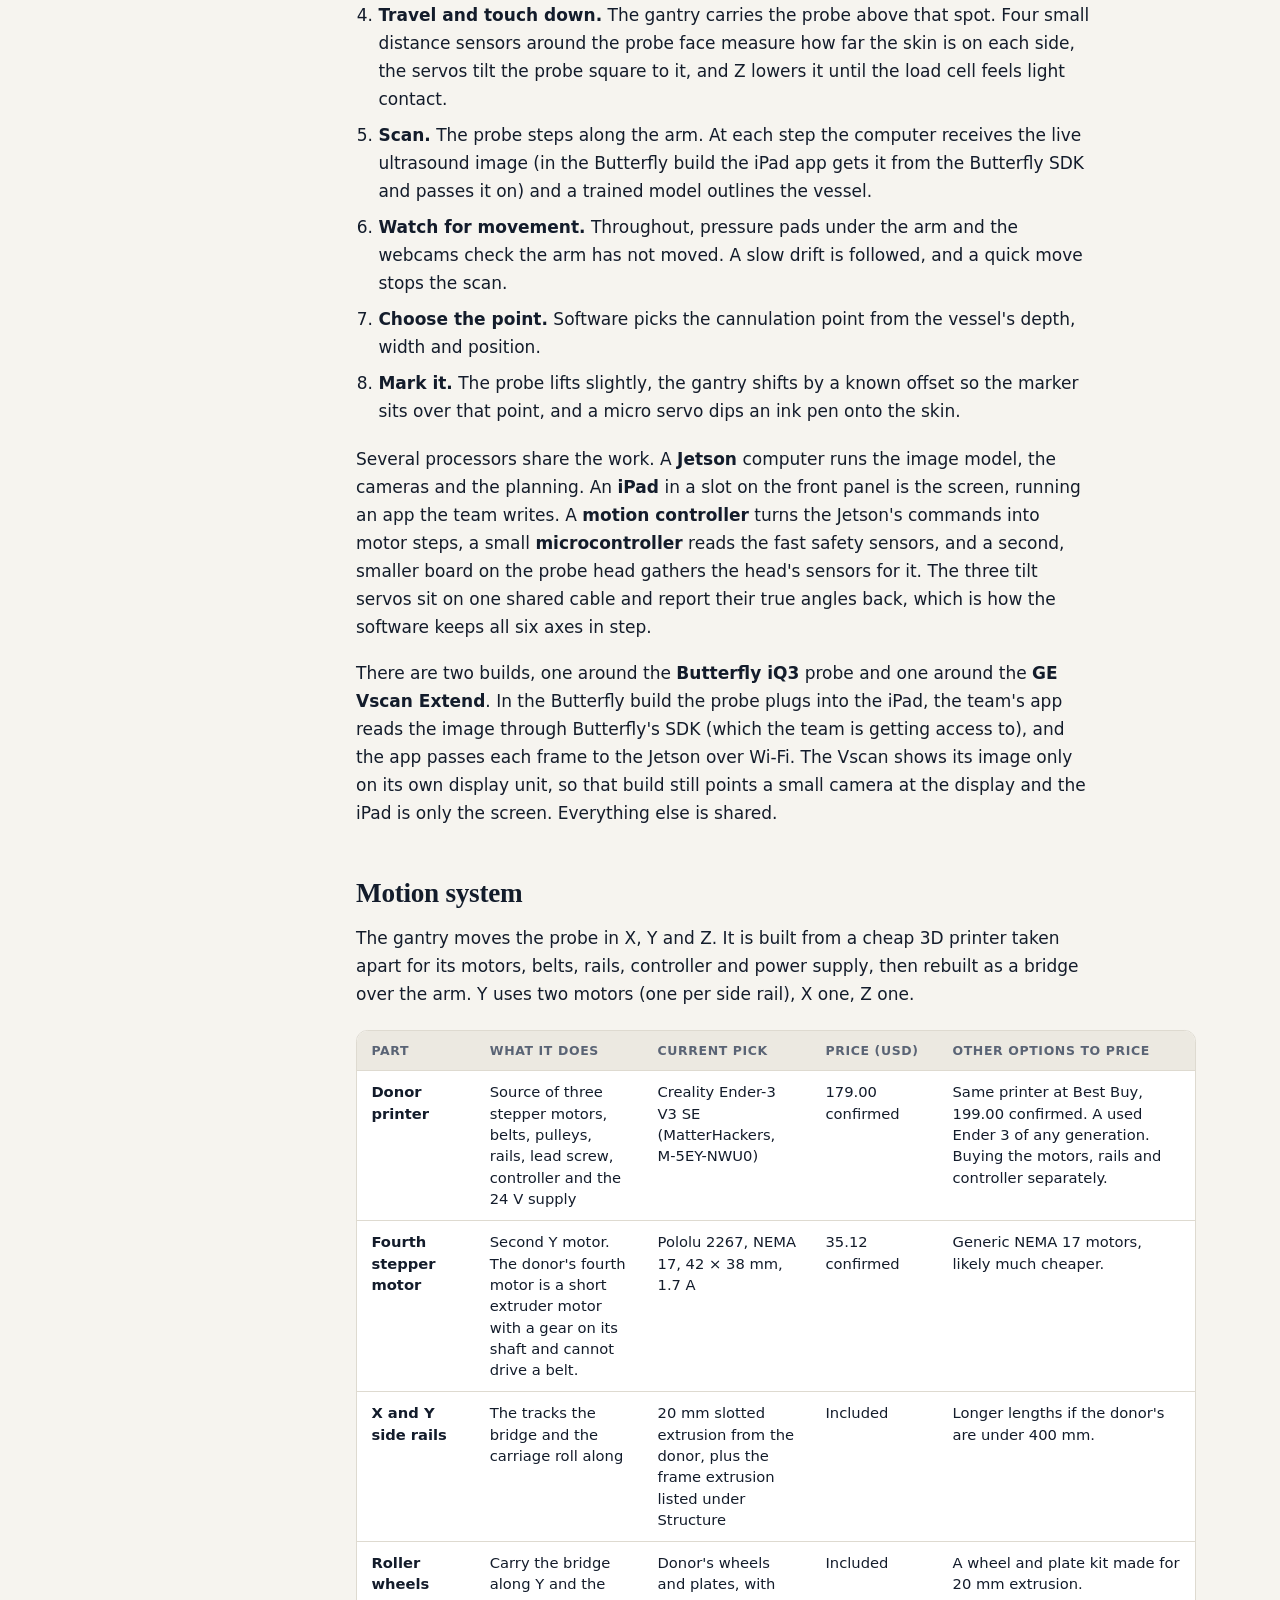
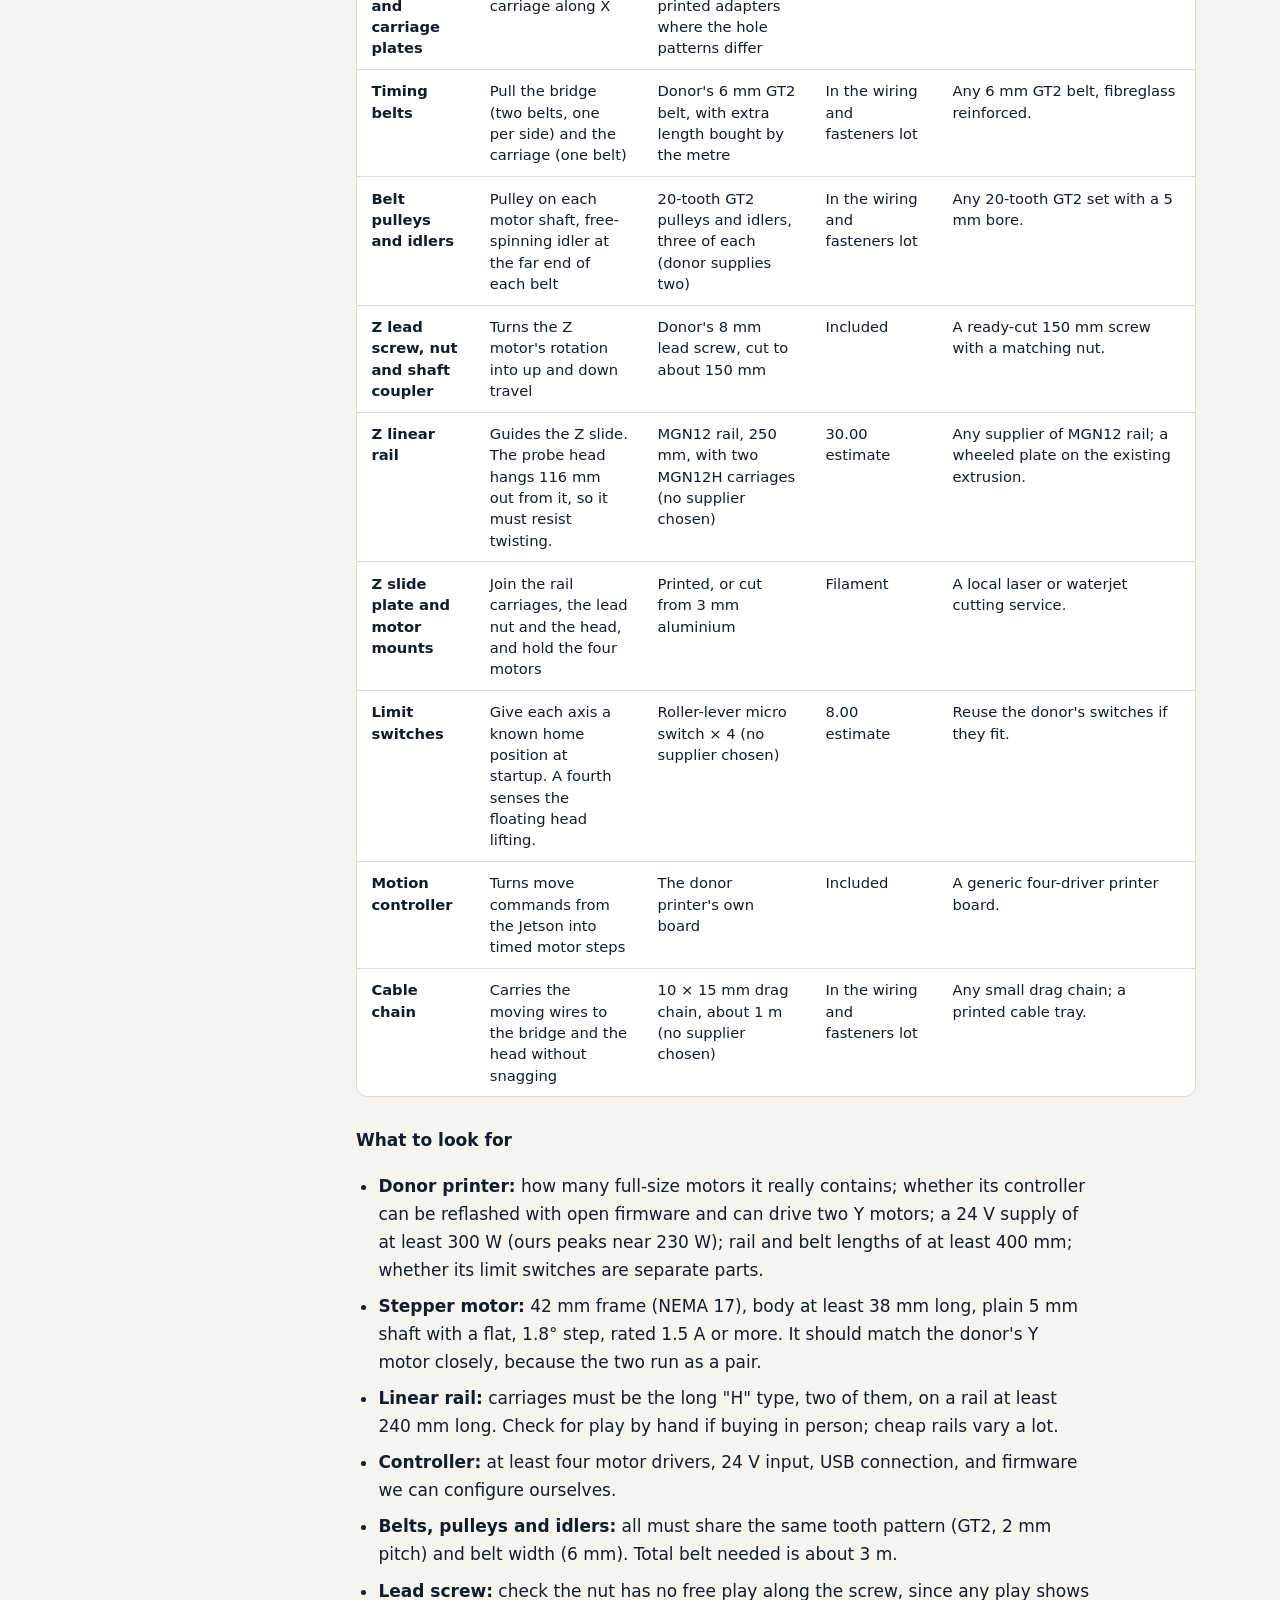
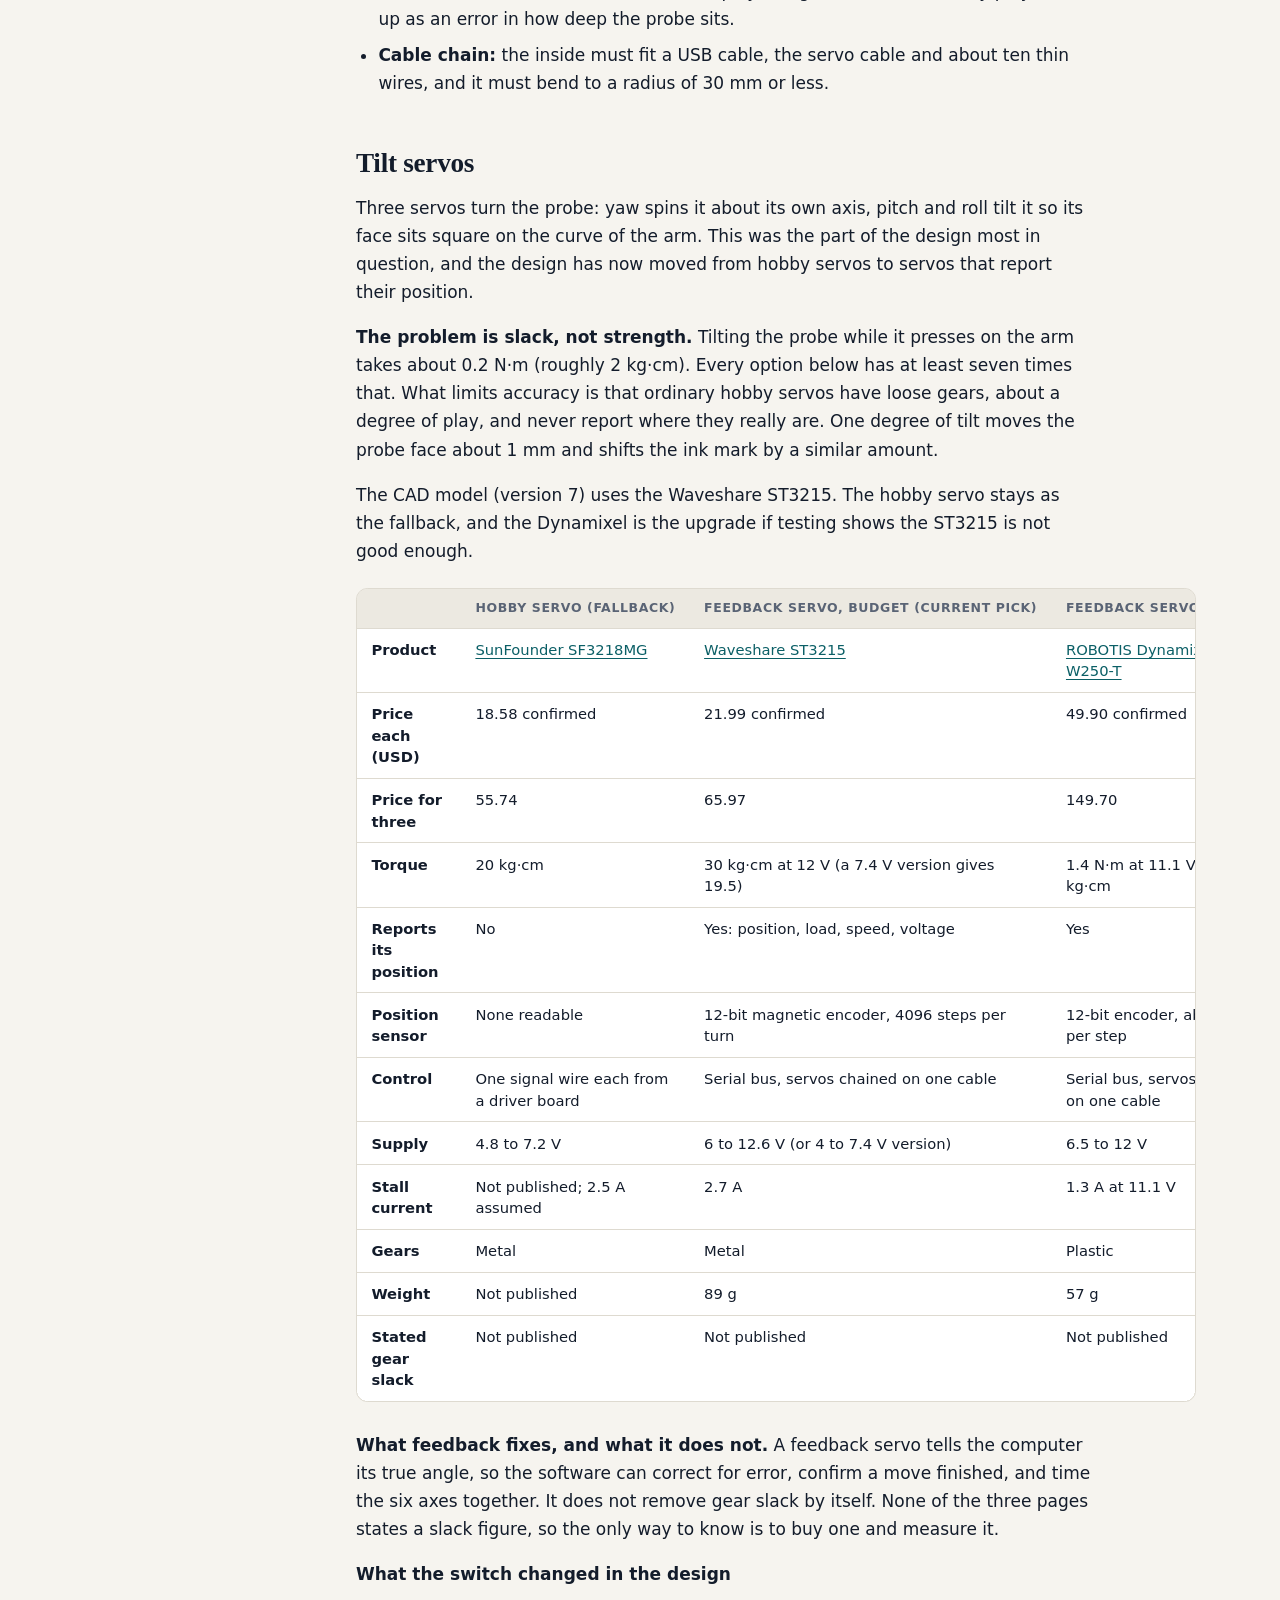
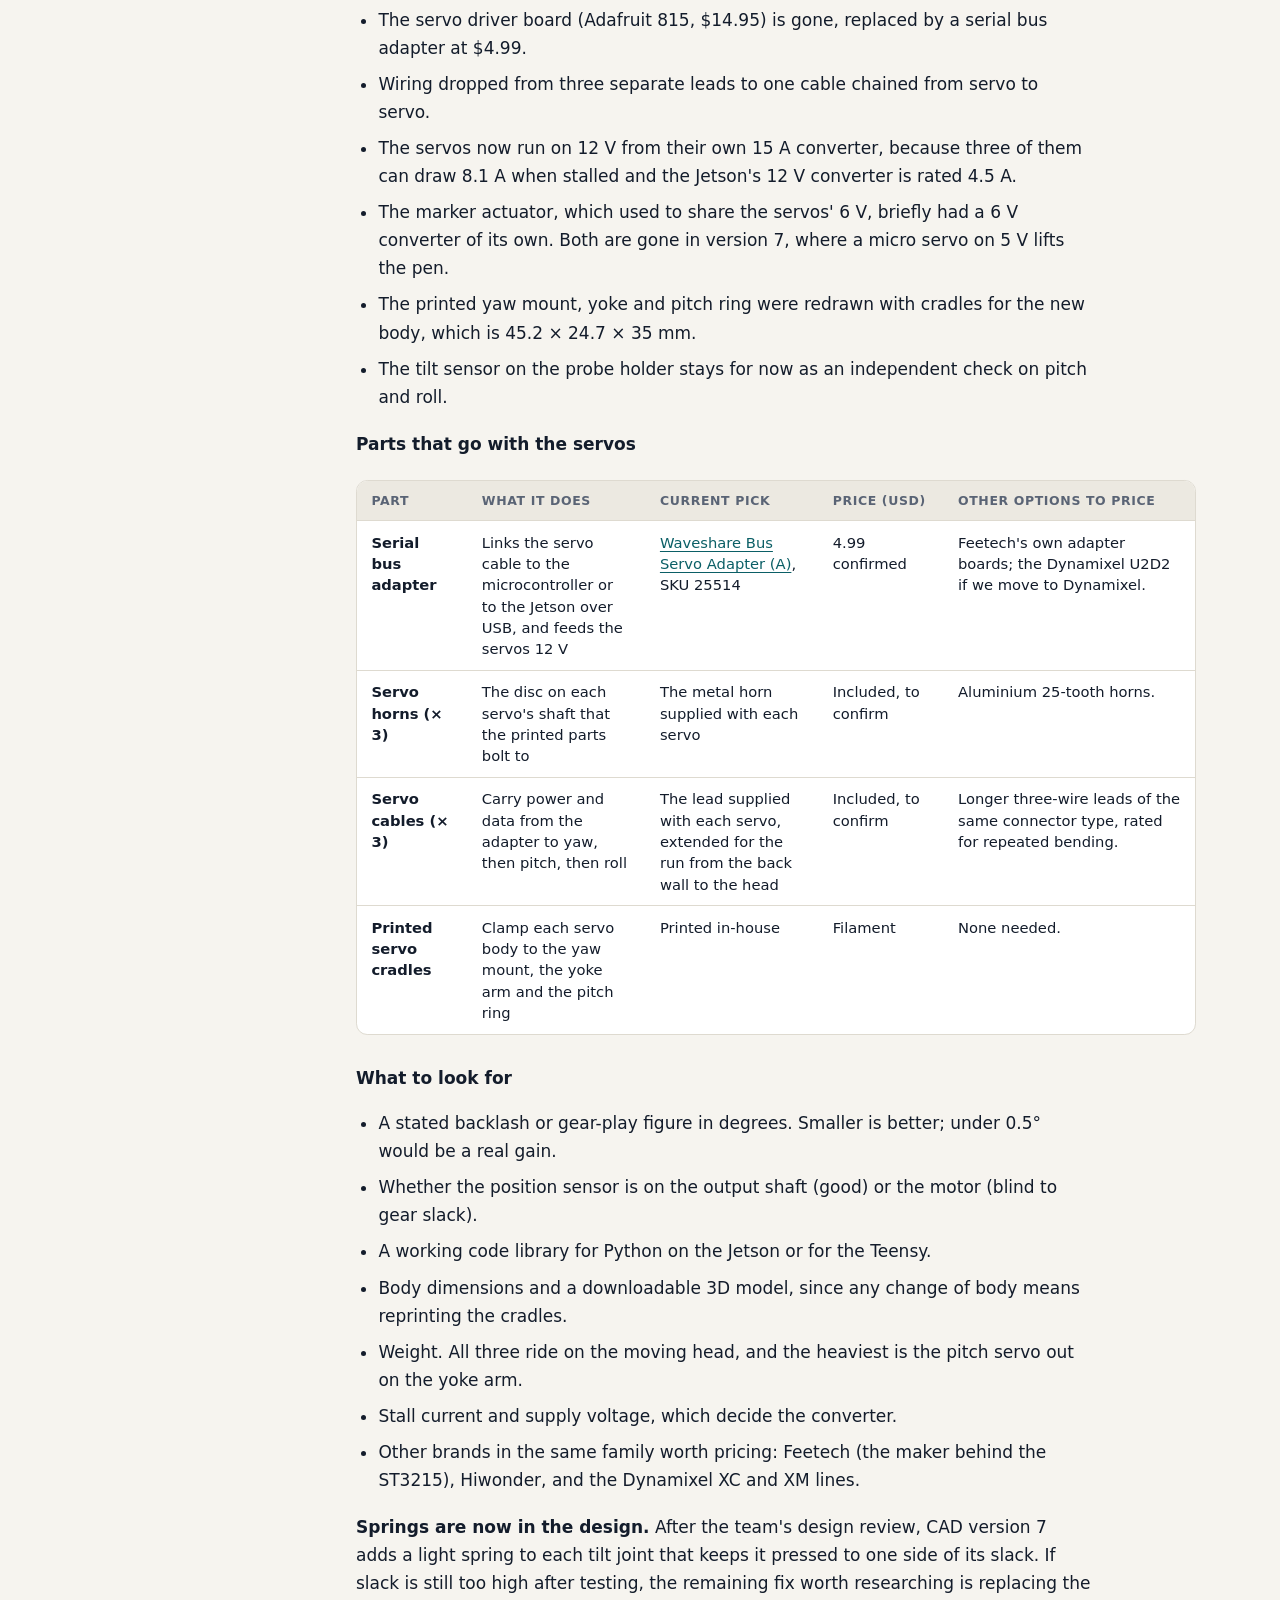
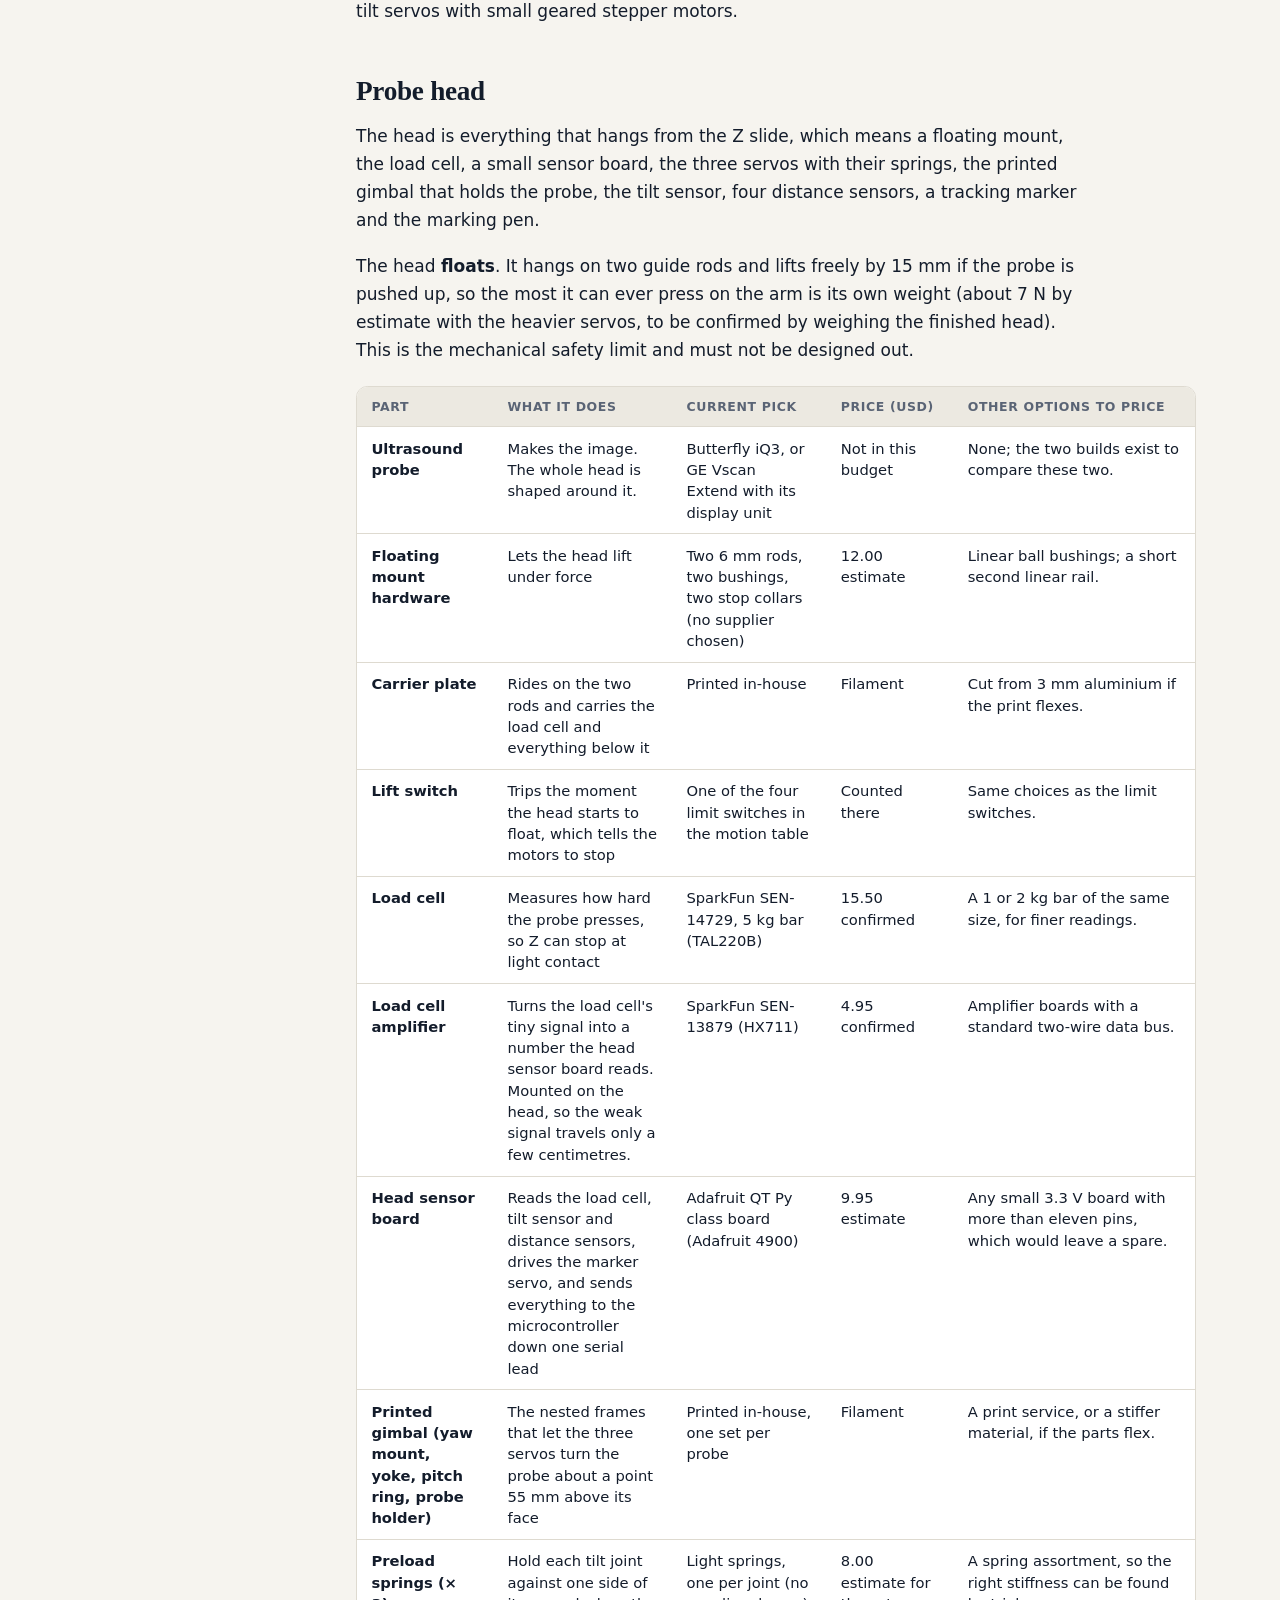
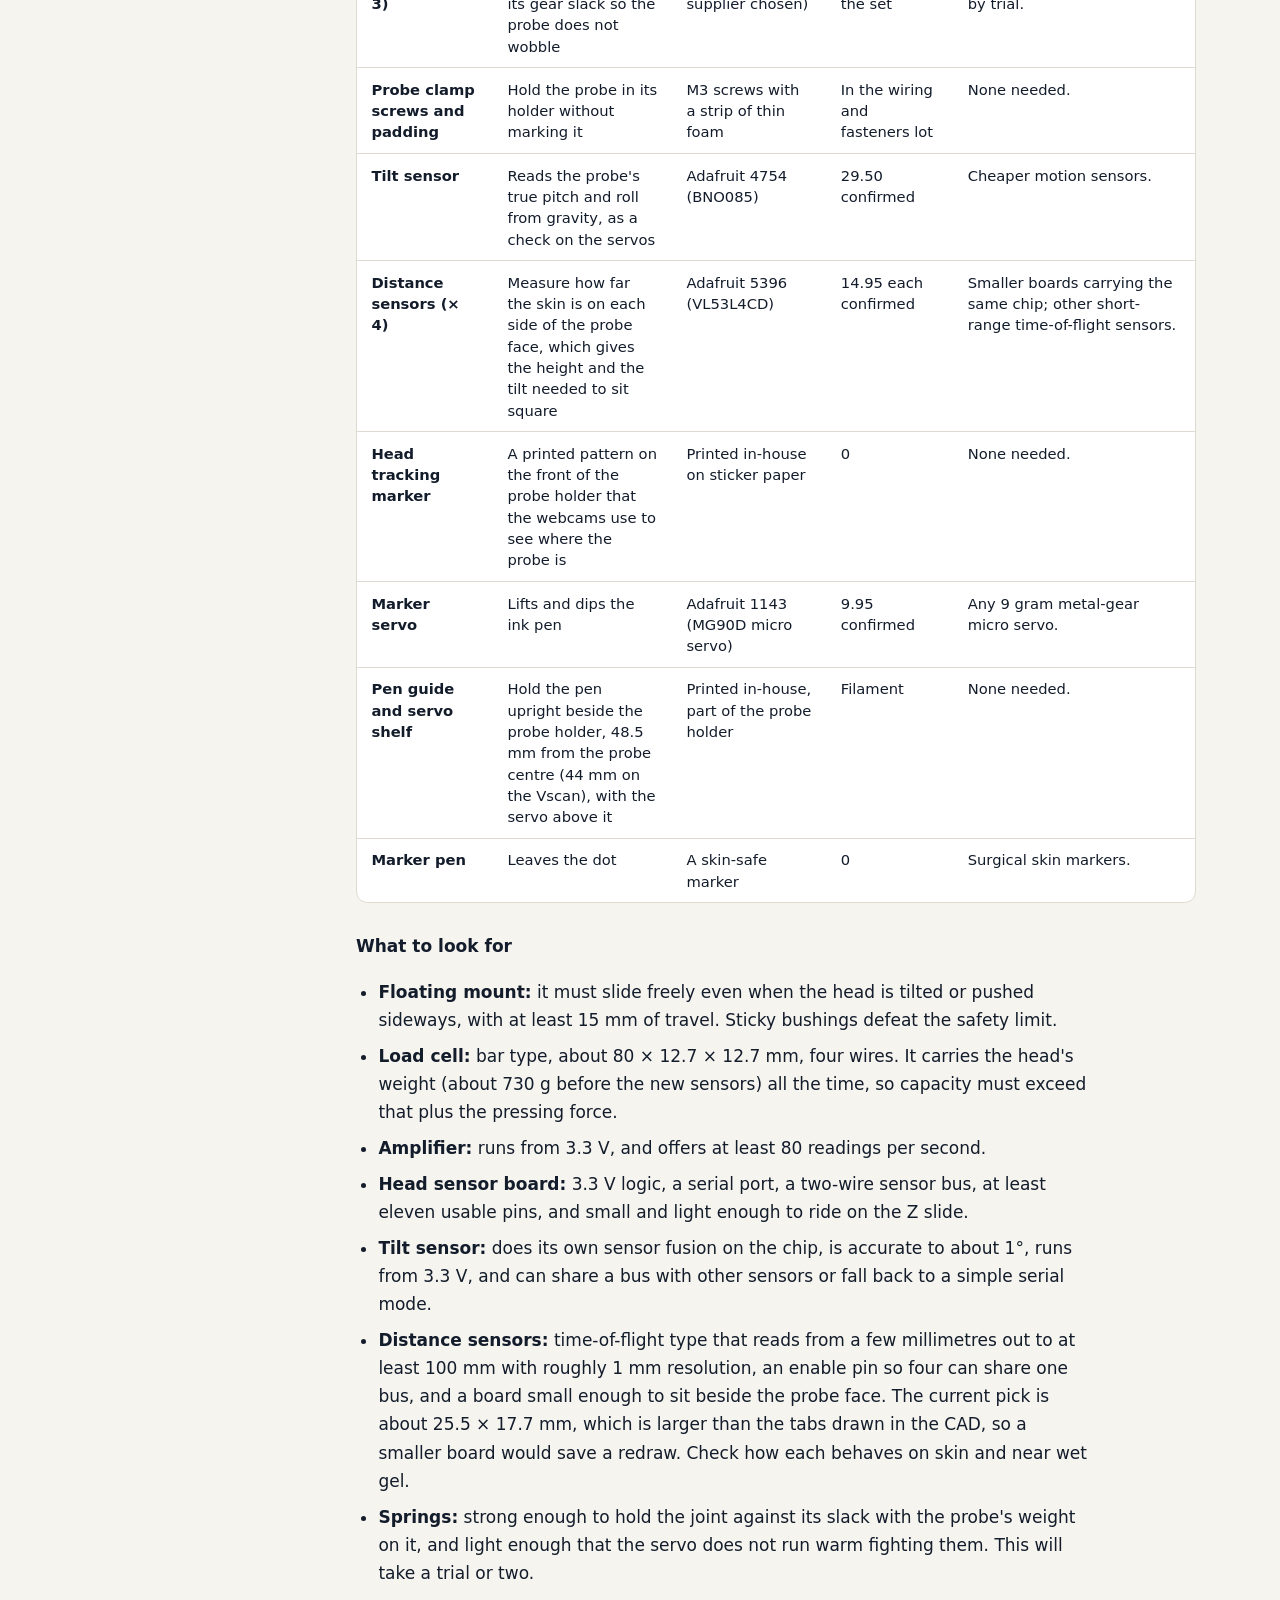
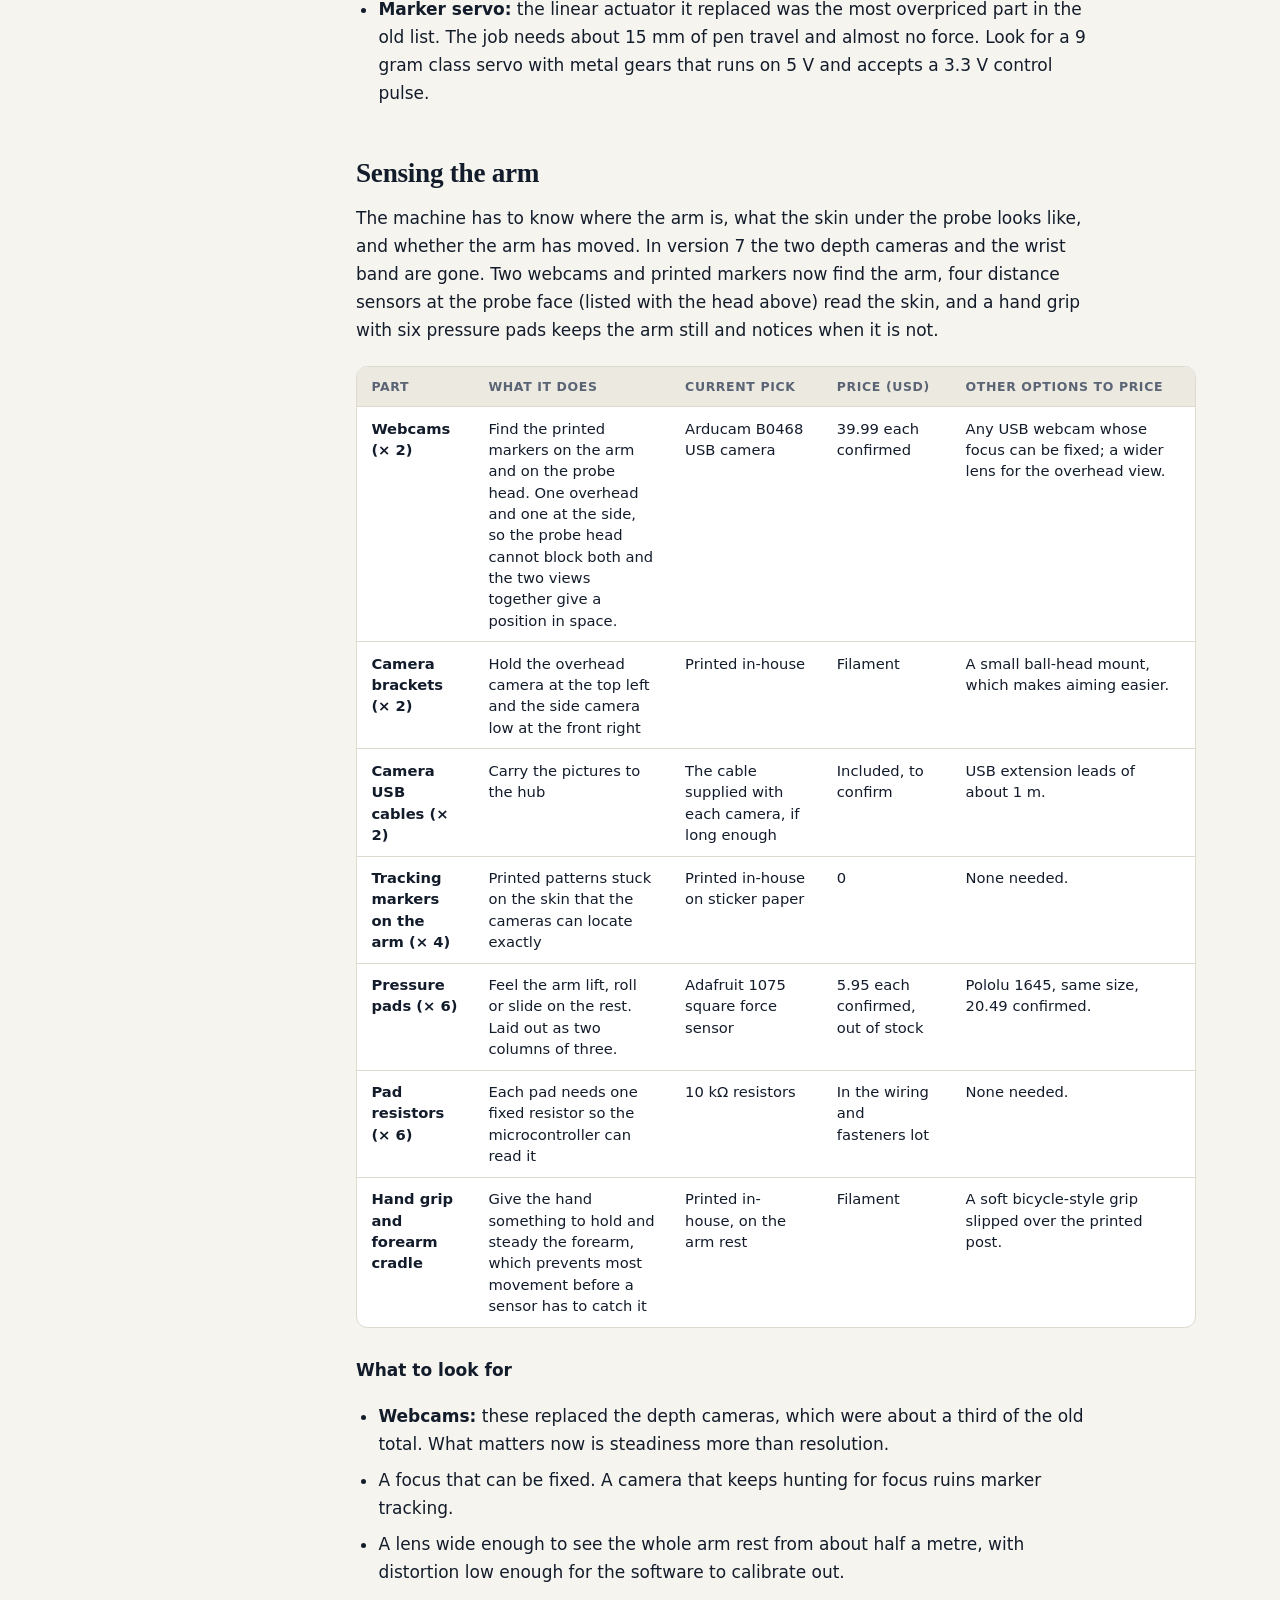
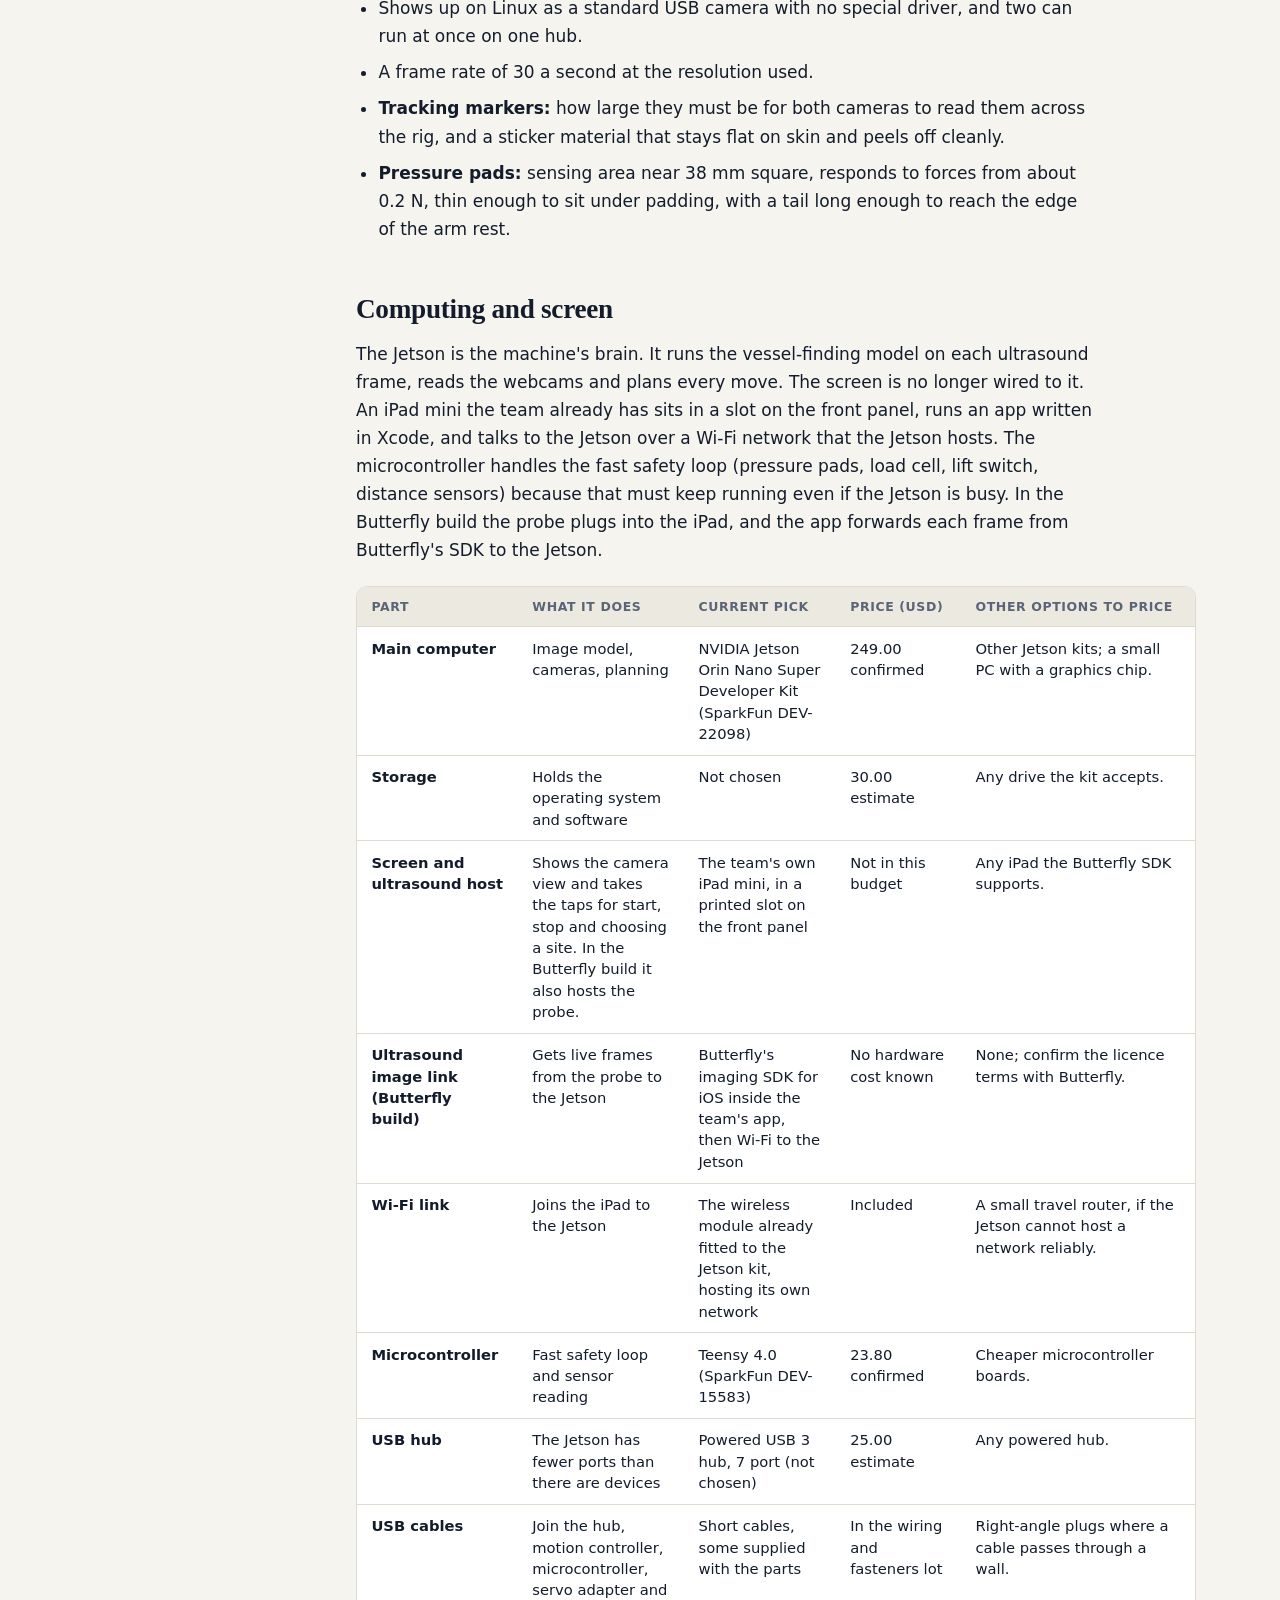
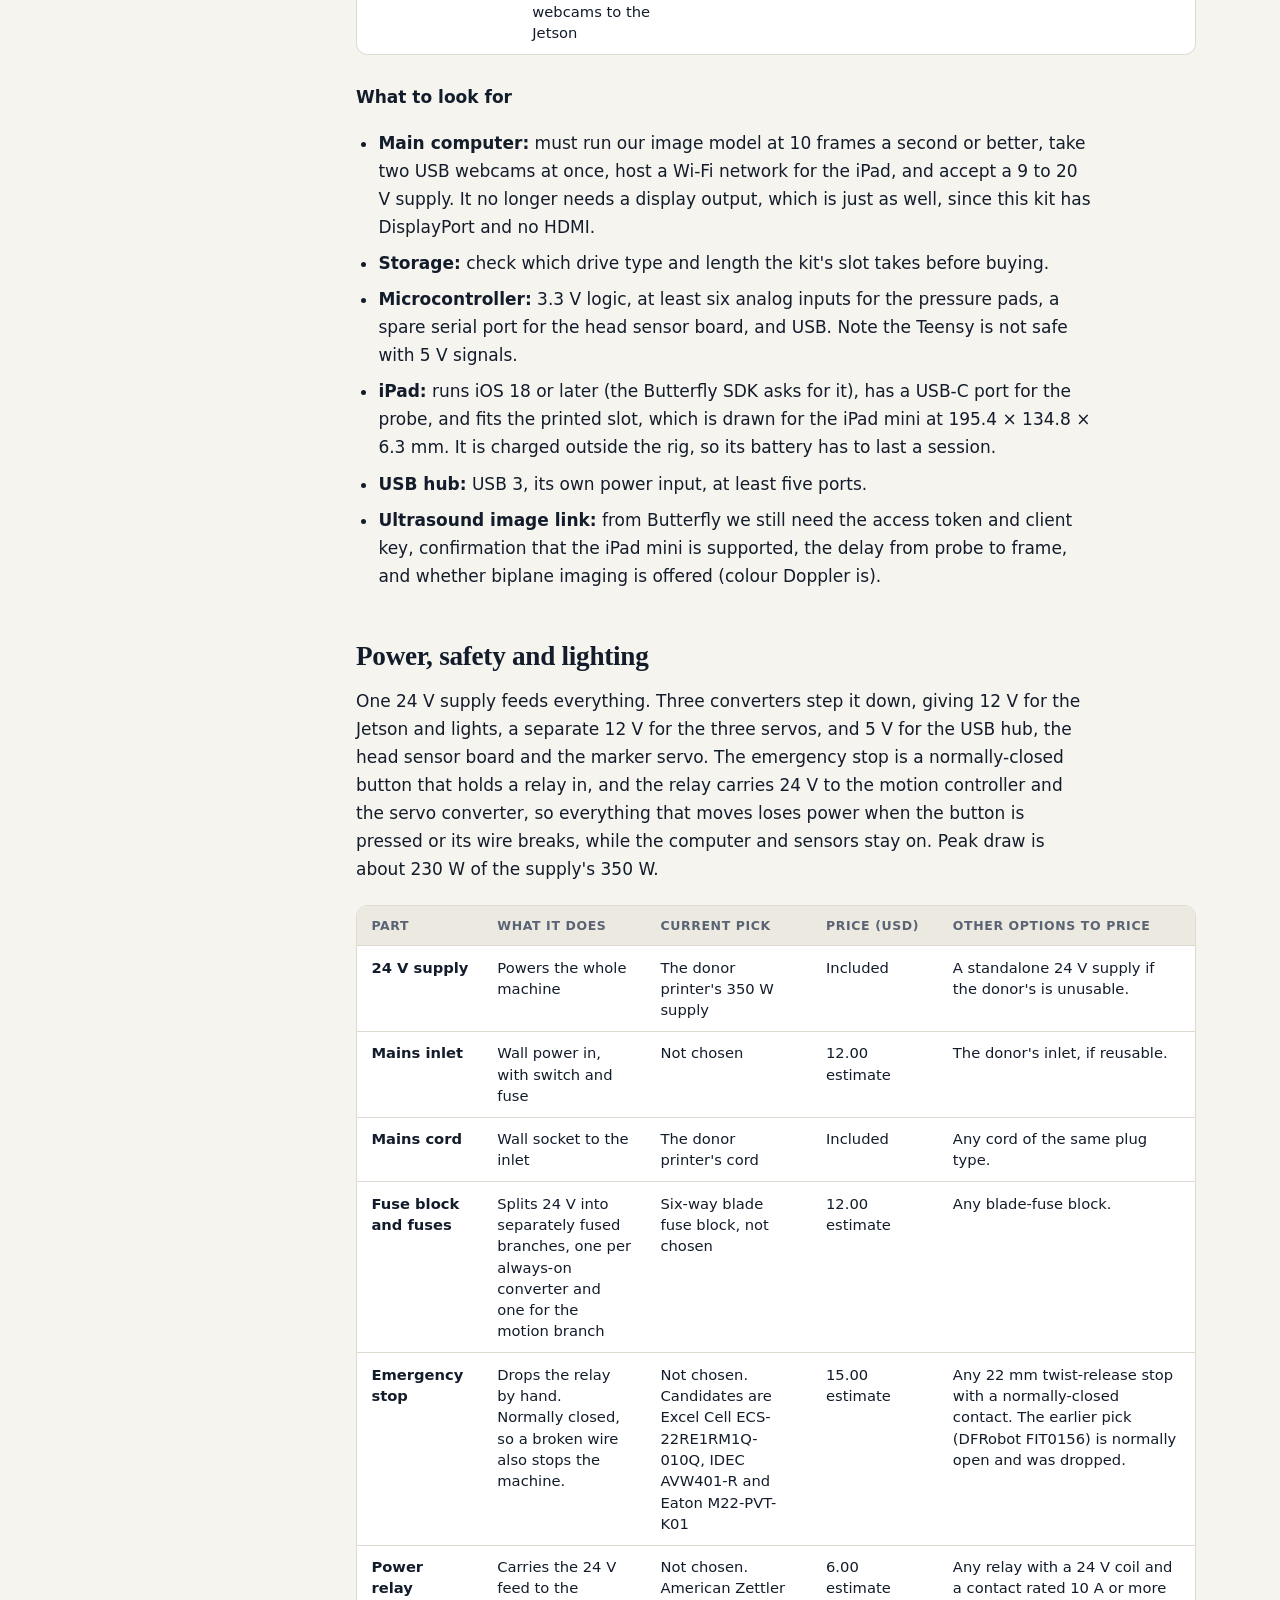
<file: docs/parts-research.html>
<!doctype html>
<html lang="en">
<head>
<meta charset="utf-8">
<meta name="viewport" content="width=device-width, initial-scale=1">
<title>Parts Research Brief · UltraVena</title>
<meta name="description" content="What each part does, the current pick, and what to look for when hunting for something cheaper or better.">
<meta property="og:title" content="Parts Research Brief · UltraVena">
<meta property="og:description" content="What each part does, the current pick, and what to look for when hunting for something cheaper or better.">
<meta property="og:type" content="website">
<meta property="og:image" content="assets/img/cad-iso.png">
<link rel="icon" href="assets/img/favicon.svg" type="image/svg+xml">
<link rel="stylesheet" href="assets/css/style.css">
</head>
<body>
<a class="skip" href="#main">Skip to content</a>
<header class="top">
  <div class="top-in">
    <a class="brand" href="index.html"><span class="dot" aria-hidden="true"></span>UltraVena</a>
    <input type="checkbox" id="menu" class="menu-toggle" aria-label="Open the menu">
    <label for="menu" class="menu-btn" aria-hidden="true"><span></span><span></span><span></span></label>
    <nav class="nav" aria-label="Main"><a href="index.html">Overview</a><a href="hardware.html">Hardware</a><a href="wiring-software.html">Wiring &amp; Software</a><a href="parts-list.html">Parts List</a><a href="parts-research.html" aria-current="page">Parts Research</a><a href="model.html">Vessel Model</a><a href="cad.html">3D Model</a><a href="updates.html">Updates</a><a href="downloads.html">Downloads</a></nav>
  </div>
</header>
<main id="main">
<div class="doc has-toc">
<aside class="toc"><p class="toc-h">On this page</p><ol><li><a href="#the-task">The task</a></li><li><a href="#how-the-machine-works">How the machine works</a></li><li><a href="#motion-system">Motion system</a></li><li><a href="#tilt-servos">Tilt servos</a></li><li><a href="#probe-head">Probe head</a></li><li><a href="#sensing-the-arm">Sensing the arm</a></li><li><a href="#computing-and-screen">Computing and screen</a></li><li><a href="#power-safety-and-lighting">Power, safety and lighting</a></li><li><a href="#structure-and-version-specific-parts">Structure and version-specific parts</a></li><li><a href="#problems-no-part-solves-yet">Problems no part solves yet</a></li><li><a href="#sources">Sources</a></li></ol></aside>
<article class="prose">
<header class="doc-head">
<h1>Parts Research Brief</h1>
<p class="lede">What each part does, the current pick, and what to look for when hunting for something cheaper or better.</p>
<p class="meta">Updated 26 Nov 2026 · <a href="assets/files/ultravena-parts-research.pdf">Download as PDF</a></p>
</header>
<h2 id="the-task">The task</h2>
<p>For every part below, answer two questions: does the current pick actually work for its job, and is there something cheaper or better. Each section explains what the part does and why the machine needs it, names the current pick with its price, and lists what to check when comparing options.</p>
<p>Every part in the build is listed, including the small ones nobody expects to change (belts, brackets, cables, printed pieces), so the tables double as a checklist that nothing has been forgotten.</p>
<p>Prices marked <strong>confirmed</strong> were read from the supplier's page on 23, 24 or 26 Nov 2026. Prices marked <strong>estimate</strong> have no chosen listing yet, so finding one is part of the job. The live order list with links and IDs is in <a href="parts-list.html">UltraVena Hardware Parts List</a>.</p>
<p>For each part you research, bring back:</p>
<ul>
<li>The exact product name, supplier, part number and link.</li>
<li>Price, shipping time and whether it is in stock.</li>
<li>The numbers listed under "What to look for" for that part.</li>
<li>A link to the supplier's 3D model (STEP file) if one exists, so it can go into the CAD.</li>
<li>One line on what would have to change in the design if we switched to it.</li>
</ul>
<p>A part that is cheaper but forces a redesign elsewhere is not automatically a win, so always note what it touches.</p>
<h2 id="how-the-machine-works">How the machine works</h2>
<p>UltraVena is a tabletop box the user slides a forearm into. A motorised ultrasound probe scans the arm, finds the fistula, and stamps an ink dot on the skin where the needle should go. Nothing pierces the skin.</p>
<p>The probe hangs from a three-axis gantry (X across the arm, Y along it, Z up and down) and can also turn three ways (yaw, pitch, roll), so it has six axes of motion in total. One scan runs like this:</p>
<ol>
<li><strong>Arm in, lights on.</strong> The user rests an arm on the padded rest and holds the grip at the far end. LED strips light the inside so the cameras can see.</li>
<li><strong>Find the arm.</strong> Two webcams, one overhead and one at the side, find printed markers stuck on the skin and a matching marker on the probe head, which tells the computer where the arm and the probe are.</li>
<li><strong>Pick a start.</strong> The user taps a spot on the iPad, which shows the camera view of the arm.</li>
<li><strong>Travel and touch down.</strong> The gantry carries the probe above that spot. Four small distance sensors around the probe face measure how far the skin is on each side, the servos tilt the probe square to it, and Z lowers it until the load cell feels light contact.</li>
<li><strong>Scan.</strong> The probe steps along the arm. At each step the computer receives the live ultrasound image (in the Butterfly build the iPad app gets it from the Butterfly SDK and passes it on) and a trained model outlines the vessel.</li>
<li><strong>Watch for movement.</strong> Throughout, pressure pads under the arm and the webcams check the arm has not moved. A slow drift is followed, and a quick move stops the scan.</li>
<li><strong>Choose the point.</strong> Software picks the cannulation point from the vessel's depth, width and position.</li>
<li><strong>Mark it.</strong> The probe lifts slightly, the gantry shifts by a known offset so the marker sits over that point, and a micro servo dips an ink pen onto the skin.</li>
</ol>
<p>Several processors share the work. A <strong>Jetson</strong> computer runs the image model, the cameras and the planning. An <strong>iPad</strong> in a slot on the front panel is the screen, running an app the team writes. A <strong>motion controller</strong> turns the Jetson's commands into motor steps, a small <strong>microcontroller</strong> reads the fast safety sensors, and a second, smaller board on the probe head gathers the head's sensors for it. The three tilt servos sit on one shared cable and report their true angles back, which is how the software keeps all six axes in step.</p>
<p>There are two builds, one around the <strong>Butterfly iQ3</strong> probe and one around the <strong>GE Vscan Extend</strong>. In the Butterfly build the probe plugs into the iPad, the team's app reads the image through Butterfly's SDK (which the team is getting access to), and the app passes each frame to the Jetson over Wi-Fi. The Vscan shows its image only on its own display unit, so that build still points a small camera at the display and the iPad is only the screen. Everything else is shared.</p>
<h2 id="motion-system">Motion system</h2>
<p>The gantry moves the probe in X, Y and Z. It is built from a cheap 3D printer taken apart for its motors, belts, rails, controller and power supply, then rebuilt as a bridge over the arm. Y uses two motors (one per side rail), X one, Z one.</p>
<div class="table-wrap"><table>
<thead>
<tr>
<th>Part</th>
<th>What it does</th>
<th>Current pick</th>
<th>Price (USD)</th>
<th>Other options to price</th>
</tr>
</thead>
<tbody>
<tr>
<td>Donor printer</td>
<td>Source of three stepper motors, belts, pulleys, rails, lead screw, controller and the 24 V supply</td>
<td>Creality Ender-3 V3 SE (MatterHackers, M-5EY-NWU0)</td>
<td>179.00 confirmed</td>
<td>Same printer at Best Buy, 199.00 confirmed. A used Ender 3 of any generation. Buying the motors, rails and controller separately.</td>
</tr>
<tr>
<td>Fourth stepper motor</td>
<td>Second Y motor. The donor's fourth motor is a short extruder motor with a gear on its shaft and cannot drive a belt.</td>
<td>Pololu 2267, NEMA 17, 42 × 38 mm, 1.7 A</td>
<td>35.12 confirmed</td>
<td>Generic NEMA 17 motors, likely much cheaper.</td>
</tr>
<tr>
<td>X and Y side rails</td>
<td>The tracks the bridge and the carriage roll along</td>
<td>20 mm slotted extrusion from the donor, plus the frame extrusion listed under Structure</td>
<td>Included</td>
<td>Longer lengths if the donor's are under 400 mm.</td>
</tr>
<tr>
<td>Roller wheels and carriage plates</td>
<td>Carry the bridge along Y and the carriage along X</td>
<td>Donor's wheels and plates, with printed adapters where the hole patterns differ</td>
<td>Included</td>
<td>A wheel and plate kit made for 20 mm extrusion.</td>
</tr>
<tr>
<td>Timing belts</td>
<td>Pull the bridge (two belts, one per side) and the carriage (one belt)</td>
<td>Donor's 6 mm GT2 belt, with extra length bought by the metre</td>
<td>In the wiring and fasteners lot</td>
<td>Any 6 mm GT2 belt, fibreglass reinforced.</td>
</tr>
<tr>
<td>Belt pulleys and idlers</td>
<td>Pulley on each motor shaft, free-spinning idler at the far end of each belt</td>
<td>20-tooth GT2 pulleys and idlers, three of each (donor supplies two)</td>
<td>In the wiring and fasteners lot</td>
<td>Any 20-tooth GT2 set with a 5 mm bore.</td>
</tr>
<tr>
<td>Z lead screw, nut and shaft coupler</td>
<td>Turns the Z motor's rotation into up and down travel</td>
<td>Donor's 8 mm lead screw, cut to about 150 mm</td>
<td>Included</td>
<td>A ready-cut 150 mm screw with a matching nut.</td>
</tr>
<tr>
<td>Z linear rail</td>
<td>Guides the Z slide. The probe head hangs 116 mm out from it, so it must resist twisting.</td>
<td>MGN12 rail, 250 mm, with two MGN12H carriages (no supplier chosen)</td>
<td>30.00 estimate</td>
<td>Any supplier of MGN12 rail; a wheeled plate on the existing extrusion.</td>
</tr>
<tr>
<td>Z slide plate and motor mounts</td>
<td>Join the rail carriages, the lead nut and the head, and hold the four motors</td>
<td>Printed, or cut from 3 mm aluminium</td>
<td>Filament</td>
<td>A local laser or waterjet cutting service.</td>
</tr>
<tr>
<td>Limit switches</td>
<td>Give each axis a known home position at startup. A fourth senses the floating head lifting.</td>
<td>Roller-lever micro switch × 4 (no supplier chosen)</td>
<td>8.00 estimate</td>
<td>Reuse the donor's switches if they fit.</td>
</tr>
<tr>
<td>Motion controller</td>
<td>Turns move commands from the Jetson into timed motor steps</td>
<td>The donor printer's own board</td>
<td>Included</td>
<td>A generic four-driver printer board.</td>
</tr>
<tr>
<td>Cable chain</td>
<td>Carries the moving wires to the bridge and the head without snagging</td>
<td>10 × 15 mm drag chain, about 1 m (no supplier chosen)</td>
<td>In the wiring and fasteners lot</td>
<td>Any small drag chain; a printed cable tray.</td>
</tr>
</tbody>
</table></div>
<p><strong>What to look for</strong></p>
<ul>
<li><strong>Donor printer:</strong> how many full-size motors it really contains; whether its controller can be reflashed with open firmware and can drive two Y motors; a 24 V supply of at least 300 W (ours peaks near 230 W); rail and belt lengths of at least 400 mm; whether its limit switches are separate parts.</li>
<li><strong>Stepper motor:</strong> 42 mm frame (NEMA 17), body at least 38 mm long, plain 5 mm shaft with a flat, 1.8° step, rated 1.5 A or more. It should match the donor's Y motor closely, because the two run as a pair.</li>
<li><strong>Linear rail:</strong> carriages must be the long "H" type, two of them, on a rail at least 240 mm long. Check for play by hand if buying in person; cheap rails vary a lot.</li>
<li><strong>Controller:</strong> at least four motor drivers, 24 V input, USB connection, and firmware we can configure ourselves.</li>
<li><strong>Belts, pulleys and idlers:</strong> all must share the same tooth pattern (GT2, 2 mm pitch) and belt width (6 mm). Total belt needed is about 3 m.</li>
<li><strong>Lead screw:</strong> check the nut has no free play along the screw, since any play shows up as an error in how deep the probe sits.</li>
<li><strong>Cable chain:</strong> the inside must fit a USB cable, the servo cable and about ten thin wires, and it must bend to a radius of 30 mm or less.</li>
</ul>
<h2 id="tilt-servos">Tilt servos</h2>
<p>Three servos turn the probe: yaw spins it about its own axis, pitch and roll tilt it so its face sits square on the curve of the arm. This was the part of the design most in question, and the design has now moved from hobby servos to servos that report their position.</p>
<p><strong>The problem is slack, not strength.</strong> Tilting the probe while it presses on the arm takes about 0.2 N·m (roughly 2 kg·cm). Every option below has at least seven times that. What limits accuracy is that ordinary hobby servos have loose gears, about a degree of play, and never report where they really are. One degree of tilt moves the probe face about 1 mm and shifts the ink mark by a similar amount.</p>
<p>The CAD model (version 7) uses the Waveshare ST3215. The hobby servo stays as the fallback, and the Dynamixel is the upgrade if testing shows the ST3215 is not good enough.</p>
<div class="table-wrap"><table>
<thead>
<tr>
<th></th>
<th>Hobby servo (fallback)</th>
<th>Feedback servo, budget (current pick)</th>
<th>Feedback servo, premium</th>
</tr>
</thead>
<tbody>
<tr>
<td>Product</td>
<td><a href="https://www.robotshop.com/products/sunfounder-sf3218mg-metal-gear-digital-servo-20kg-high-torque" target="_blank" rel="noopener">SunFounder SF3218MG</a></td>
<td><a href="https://www.waveshare.com/st3215-servo.htm?sku=22414" target="_blank" rel="noopener">Waveshare ST3215</a></td>
<td><a href="https://www.robotshop.com/products/robotis-dynamixel-xl430-w250-t-smart-servo-actuator" target="_blank" rel="noopener">ROBOTIS Dynamixel XL430-W250-T</a></td>
</tr>
<tr>
<td>Price each (USD)</td>
<td>18.58 confirmed</td>
<td>21.99 confirmed</td>
<td>49.90 confirmed</td>
</tr>
<tr>
<td>Price for three</td>
<td>55.74</td>
<td>65.97</td>
<td>149.70</td>
</tr>
<tr>
<td>Torque</td>
<td>20 kg·cm</td>
<td>30 kg·cm at 12 V (a 7.4 V version gives 19.5)</td>
<td>1.4 N·m at 11.1 V, about 14 kg·cm</td>
</tr>
<tr>
<td>Reports its position</td>
<td>No</td>
<td>Yes: position, load, speed, voltage</td>
<td>Yes</td>
</tr>
<tr>
<td>Position sensor</td>
<td>None readable</td>
<td>12-bit magnetic encoder, 4096 steps per turn</td>
<td>12-bit encoder, about 0.088° per step</td>
</tr>
<tr>
<td>Control</td>
<td>One signal wire each from a driver board</td>
<td>Serial bus, servos chained on one cable</td>
<td>Serial bus, servos chained on one cable</td>
</tr>
<tr>
<td>Supply</td>
<td>4.8 to 7.2 V</td>
<td>6 to 12.6 V (or 4 to 7.4 V version)</td>
<td>6.5 to 12 V</td>
</tr>
<tr>
<td>Stall current</td>
<td>Not published; 2.5 A assumed</td>
<td>2.7 A</td>
<td>1.3 A at 11.1 V</td>
</tr>
<tr>
<td>Gears</td>
<td>Metal</td>
<td>Metal</td>
<td>Plastic</td>
</tr>
<tr>
<td>Weight</td>
<td>Not published</td>
<td>89 g</td>
<td>57 g</td>
</tr>
<tr>
<td>Stated gear slack</td>
<td>Not published</td>
<td>Not published</td>
<td>Not published</td>
</tr>
</tbody>
</table></div>
<p><strong>What feedback fixes, and what it does not.</strong> A feedback servo tells the computer its true angle, so the software can correct for error, confirm a move finished, and time the six axes together. It does not remove gear slack by itself. None of the three pages states a slack figure, so the only way to know is to buy one and measure it.</p>
<p><strong>What the switch changed in the design</strong></p>
<ul>
<li>The servo driver board (Adafruit 815, $14.95) is gone, replaced by a serial bus adapter at $4.99.</li>
<li>Wiring dropped from three separate leads to one cable chained from servo to servo.</li>
<li>The servos now run on 12 V from their own 15 A converter, because three of them can draw 8.1 A when stalled and the Jetson's 12 V converter is rated 4.5 A.</li>
<li>The marker actuator, which used to share the servos' 6 V, briefly had a 6 V converter of its own. Both are gone in version 7, where a micro servo on 5 V lifts the pen.</li>
<li>The printed yaw mount, yoke and pitch ring were redrawn with cradles for the new body, which is 45.2 × 24.7 × 35 mm.</li>
<li>The tilt sensor on the probe holder stays for now as an independent check on pitch and roll.</li>
</ul>
<p><strong>Parts that go with the servos</strong></p>
<div class="table-wrap"><table>
<thead>
<tr>
<th>Part</th>
<th>What it does</th>
<th>Current pick</th>
<th>Price (USD)</th>
<th>Other options to price</th>
</tr>
</thead>
<tbody>
<tr>
<td>Serial bus adapter</td>
<td>Links the servo cable to the microcontroller or to the Jetson over USB, and feeds the servos 12 V</td>
<td><a href="https://www.waveshare.com/bus-servo-adapter-a.htm" target="_blank" rel="noopener">Waveshare Bus Servo Adapter (A)</a>, SKU 25514</td>
<td>4.99 confirmed</td>
<td>Feetech's own adapter boards; the Dynamixel U2D2 if we move to Dynamixel.</td>
</tr>
<tr>
<td>Servo horns (× 3)</td>
<td>The disc on each servo's shaft that the printed parts bolt to</td>
<td>The metal horn supplied with each servo</td>
<td>Included, to confirm</td>
<td>Aluminium 25-tooth horns.</td>
</tr>
<tr>
<td>Servo cables (× 3)</td>
<td>Carry power and data from the adapter to yaw, then pitch, then roll</td>
<td>The lead supplied with each servo, extended for the run from the back wall to the head</td>
<td>Included, to confirm</td>
<td>Longer three-wire leads of the same connector type, rated for repeated bending.</td>
</tr>
<tr>
<td>Printed servo cradles</td>
<td>Clamp each servo body to the yaw mount, the yoke arm and the pitch ring</td>
<td>Printed in-house</td>
<td>Filament</td>
<td>None needed.</td>
</tr>
</tbody>
</table></div>
<p><strong>What to look for</strong></p>
<ul>
<li>A stated backlash or gear-play figure in degrees. Smaller is better; under 0.5° would be a real gain.</li>
<li>Whether the position sensor is on the output shaft (good) or the motor (blind to gear slack).</li>
<li>A working code library for Python on the Jetson or for the Teensy.</li>
<li>Body dimensions and a downloadable 3D model, since any change of body means reprinting the cradles.</li>
<li>Weight. All three ride on the moving head, and the heaviest is the pitch servo out on the yoke arm.</li>
<li>Stall current and supply voltage, which decide the converter.</li>
<li>Other brands in the same family worth pricing: Feetech (the maker behind the ST3215), Hiwonder, and the Dynamixel XC and XM lines.</li>
</ul>
<p><strong>Springs are now in the design.</strong> After the team's design review, CAD version 7 adds a light spring to each tilt joint that keeps it pressed to one side of its slack. If slack is still too high after testing, the remaining fix worth researching is replacing the tilt servos with small geared stepper motors.</p>
<h2 id="probe-head">Probe head</h2>
<p>The head is everything that hangs from the Z slide, which means a floating mount, the load cell, a small sensor board, the three servos with their springs, the printed gimbal that holds the probe, the tilt sensor, four distance sensors, a tracking marker and the marking pen.</p>
<p>The head <strong>floats</strong>. It hangs on two guide rods and lifts freely by 15 mm if the probe is pushed up, so the most it can ever press on the arm is its own weight (about 7 N by estimate with the heavier servos, to be confirmed by weighing the finished head). This is the mechanical safety limit and must not be designed out.</p>
<div class="table-wrap"><table>
<thead>
<tr>
<th>Part</th>
<th>What it does</th>
<th>Current pick</th>
<th>Price (USD)</th>
<th>Other options to price</th>
</tr>
</thead>
<tbody>
<tr>
<td>Ultrasound probe</td>
<td>Makes the image. The whole head is shaped around it.</td>
<td>Butterfly iQ3, or GE Vscan Extend with its display unit</td>
<td>Not in this budget</td>
<td>None; the two builds exist to compare these two.</td>
</tr>
<tr>
<td>Floating mount hardware</td>
<td>Lets the head lift under force</td>
<td>Two 6 mm rods, two bushings, two stop collars (no supplier chosen)</td>
<td>12.00 estimate</td>
<td>Linear ball bushings; a short second linear rail.</td>
</tr>
<tr>
<td>Carrier plate</td>
<td>Rides on the two rods and carries the load cell and everything below it</td>
<td>Printed in-house</td>
<td>Filament</td>
<td>Cut from 3 mm aluminium if the print flexes.</td>
</tr>
<tr>
<td>Lift switch</td>
<td>Trips the moment the head starts to float, which tells the motors to stop</td>
<td>One of the four limit switches in the motion table</td>
<td>Counted there</td>
<td>Same choices as the limit switches.</td>
</tr>
<tr>
<td>Load cell</td>
<td>Measures how hard the probe presses, so Z can stop at light contact</td>
<td>SparkFun SEN-14729, 5 kg bar (TAL220B)</td>
<td>15.50 confirmed</td>
<td>A 1 or 2 kg bar of the same size, for finer readings.</td>
</tr>
<tr>
<td>Load cell amplifier</td>
<td>Turns the load cell's tiny signal into a number the head sensor board reads. Mounted on the head, so the weak signal travels only a few centimetres.</td>
<td>SparkFun SEN-13879 (HX711)</td>
<td>4.95 confirmed</td>
<td>Amplifier boards with a standard two-wire data bus.</td>
</tr>
<tr>
<td>Head sensor board</td>
<td>Reads the load cell, tilt sensor and distance sensors, drives the marker servo, and sends everything to the microcontroller down one serial lead</td>
<td>Adafruit QT Py class board (Adafruit 4900)</td>
<td>9.95 estimate</td>
<td>Any small 3.3 V board with more than eleven pins, which would leave a spare.</td>
</tr>
<tr>
<td>Printed gimbal (yaw mount, yoke, pitch ring, probe holder)</td>
<td>The nested frames that let the three servos turn the probe about a point 55 mm above its face</td>
<td>Printed in-house, one set per probe</td>
<td>Filament</td>
<td>A print service, or a stiffer material, if the parts flex.</td>
</tr>
<tr>
<td>Preload springs (× 3)</td>
<td>Hold each tilt joint against one side of its gear slack so the probe does not wobble</td>
<td>Light springs, one per joint (no supplier chosen)</td>
<td>8.00 estimate for the set</td>
<td>A spring assortment, so the right stiffness can be found by trial.</td>
</tr>
<tr>
<td>Probe clamp screws and padding</td>
<td>Hold the probe in its holder without marking it</td>
<td>M3 screws with a strip of thin foam</td>
<td>In the wiring and fasteners lot</td>
<td>None needed.</td>
</tr>
<tr>
<td>Tilt sensor</td>
<td>Reads the probe's true pitch and roll from gravity, as a check on the servos</td>
<td>Adafruit 4754 (BNO085)</td>
<td>29.50 confirmed</td>
<td>Cheaper motion sensors.</td>
</tr>
<tr>
<td>Distance sensors (× 4)</td>
<td>Measure how far the skin is on each side of the probe face, which gives the height and the tilt needed to sit square</td>
<td>Adafruit 5396 (VL53L4CD)</td>
<td>14.95 each confirmed</td>
<td>Smaller boards carrying the same chip; other short-range time-of-flight sensors.</td>
</tr>
<tr>
<td>Head tracking marker</td>
<td>A printed pattern on the front of the probe holder that the webcams use to see where the probe is</td>
<td>Printed in-house on sticker paper</td>
<td>0</td>
<td>None needed.</td>
</tr>
<tr>
<td>Marker servo</td>
<td>Lifts and dips the ink pen</td>
<td>Adafruit 1143 (MG90D micro servo)</td>
<td>9.95 confirmed</td>
<td>Any 9 gram metal-gear micro servo.</td>
</tr>
<tr>
<td>Pen guide and servo shelf</td>
<td>Hold the pen upright beside the probe holder, 48.5 mm from the probe centre (44 mm on the Vscan), with the servo above it</td>
<td>Printed in-house, part of the probe holder</td>
<td>Filament</td>
<td>None needed.</td>
</tr>
<tr>
<td>Marker pen</td>
<td>Leaves the dot</td>
<td>A skin-safe marker</td>
<td>0</td>
<td>Surgical skin markers.</td>
</tr>
</tbody>
</table></div>
<p><strong>What to look for</strong></p>
<ul>
<li><strong>Floating mount:</strong> it must slide freely even when the head is tilted or pushed sideways, with at least 15 mm of travel. Sticky bushings defeat the safety limit.</li>
<li><strong>Load cell:</strong> bar type, about 80 × 12.7 × 12.7 mm, four wires. It carries the head's weight (about 730 g before the new sensors) all the time, so capacity must exceed that plus the pressing force.</li>
<li><strong>Amplifier:</strong> runs from 3.3 V, and offers at least 80 readings per second.</li>
<li><strong>Head sensor board:</strong> 3.3 V logic, a serial port, a two-wire sensor bus, at least eleven usable pins, and small and light enough to ride on the Z slide.</li>
<li><strong>Tilt sensor:</strong> does its own sensor fusion on the chip, is accurate to about 1°, runs from 3.3 V, and can share a bus with other sensors or fall back to a simple serial mode.</li>
<li><strong>Distance sensors:</strong> time-of-flight type that reads from a few millimetres out to at least 100 mm with roughly 1 mm resolution, an enable pin so four can share one bus, and a board small enough to sit beside the probe face. The current pick is about 25.5 × 17.7 mm, which is larger than the tabs drawn in the CAD, so a smaller board would save a redraw. Check how each behaves on skin and near wet gel.</li>
<li><strong>Springs:</strong> strong enough to hold the joint against its slack with the probe's weight on it, and light enough that the servo does not run warm fighting them. This will take a trial or two.</li>
<li><strong>Marker servo:</strong> the linear actuator it replaced was the most overpriced part in the old list. The job needs about 15 mm of pen travel and almost no force. Look for a 9 gram class servo with metal gears that runs on 5 V and accepts a 3.3 V control pulse.</li>
</ul>
<h2 id="sensing-the-arm">Sensing the arm</h2>
<p>The machine has to know where the arm is, what the skin under the probe looks like, and whether the arm has moved. In version 7 the two depth cameras and the wrist band are gone. Two webcams and printed markers now find the arm, four distance sensors at the probe face (listed with the head above) read the skin, and a hand grip with six pressure pads keeps the arm still and notices when it is not.</p>
<div class="table-wrap"><table>
<thead>
<tr>
<th>Part</th>
<th>What it does</th>
<th>Current pick</th>
<th>Price (USD)</th>
<th>Other options to price</th>
</tr>
</thead>
<tbody>
<tr>
<td>Webcams (× 2)</td>
<td>Find the printed markers on the arm and on the probe head. One overhead and one at the side, so the probe head cannot block both and the two views together give a position in space.</td>
<td>Arducam B0468 USB camera</td>
<td>39.99 each confirmed</td>
<td>Any USB webcam whose focus can be fixed; a wider lens for the overhead view.</td>
</tr>
<tr>
<td>Camera brackets (× 2)</td>
<td>Hold the overhead camera at the top left and the side camera low at the front right</td>
<td>Printed in-house</td>
<td>Filament</td>
<td>A small ball-head mount, which makes aiming easier.</td>
</tr>
<tr>
<td>Camera USB cables (× 2)</td>
<td>Carry the pictures to the hub</td>
<td>The cable supplied with each camera, if long enough</td>
<td>Included, to confirm</td>
<td>USB extension leads of about 1 m.</td>
</tr>
<tr>
<td>Tracking markers on the arm (× 4)</td>
<td>Printed patterns stuck on the skin that the cameras can locate exactly</td>
<td>Printed in-house on sticker paper</td>
<td>0</td>
<td>None needed.</td>
</tr>
<tr>
<td>Pressure pads (× 6)</td>
<td>Feel the arm lift, roll or slide on the rest. Laid out as two columns of three.</td>
<td>Adafruit 1075 square force sensor</td>
<td>5.95 each confirmed, out of stock</td>
<td>Pololu 1645, same size, 20.49 confirmed.</td>
</tr>
<tr>
<td>Pad resistors (× 6)</td>
<td>Each pad needs one fixed resistor so the microcontroller can read it</td>
<td>10 kΩ resistors</td>
<td>In the wiring and fasteners lot</td>
<td>None needed.</td>
</tr>
<tr>
<td>Hand grip and forearm cradle</td>
<td>Give the hand something to hold and steady the forearm, which prevents most movement before a sensor has to catch it</td>
<td>Printed in-house, on the arm rest</td>
<td>Filament</td>
<td>A soft bicycle-style grip slipped over the printed post.</td>
</tr>
</tbody>
</table></div>
<p><strong>What to look for</strong></p>
<ul>
<li><strong>Webcams:</strong> these replaced the depth cameras, which were about a third of the old total. What matters now is steadiness more than resolution.</li>
<li>A focus that can be fixed. A camera that keeps hunting for focus ruins marker tracking.</li>
<li>A lens wide enough to see the whole arm rest from about half a metre, with distortion low enough for the software to calibrate out.</li>
<li>Shows up on Linux as a standard USB camera with no special driver, and two can run at once on one hub.</li>
<li>A frame rate of 30 a second at the resolution used.</li>
<li><strong>Tracking markers:</strong> how large they must be for both cameras to read them across the rig, and a sticker material that stays flat on skin and peels off cleanly.</li>
<li><strong>Pressure pads:</strong> sensing area near 38 mm square, responds to forces from about 0.2 N, thin enough to sit under padding, with a tail long enough to reach the edge of the arm rest.</li>
</ul>
<h2 id="computing-and-screen">Computing and screen</h2>
<p>The Jetson is the machine's brain. It runs the vessel-finding model on each ultrasound frame, reads the webcams and plans every move. The screen is no longer wired to it. An iPad mini the team already has sits in a slot on the front panel, runs an app written in Xcode, and talks to the Jetson over a Wi-Fi network that the Jetson hosts. The microcontroller handles the fast safety loop (pressure pads, load cell, lift switch, distance sensors) because that must keep running even if the Jetson is busy. In the Butterfly build the probe plugs into the iPad, and the app forwards each frame from Butterfly's SDK to the Jetson.</p>
<div class="table-wrap"><table>
<thead>
<tr>
<th>Part</th>
<th>What it does</th>
<th>Current pick</th>
<th>Price (USD)</th>
<th>Other options to price</th>
</tr>
</thead>
<tbody>
<tr>
<td>Main computer</td>
<td>Image model, cameras, planning</td>
<td>NVIDIA Jetson Orin Nano Super Developer Kit (SparkFun DEV-22098)</td>
<td>249.00 confirmed</td>
<td>Other Jetson kits; a small PC with a graphics chip.</td>
</tr>
<tr>
<td>Storage</td>
<td>Holds the operating system and software</td>
<td>Not chosen</td>
<td>30.00 estimate</td>
<td>Any drive the kit accepts.</td>
</tr>
<tr>
<td>Screen and ultrasound host</td>
<td>Shows the camera view and takes the taps for start, stop and choosing a site. In the Butterfly build it also hosts the probe.</td>
<td>The team's own iPad mini, in a printed slot on the front panel</td>
<td>Not in this budget</td>
<td>Any iPad the Butterfly SDK supports.</td>
</tr>
<tr>
<td>Ultrasound image link (Butterfly build)</td>
<td>Gets live frames from the probe to the Jetson</td>
<td>Butterfly's imaging SDK for iOS inside the team's app, then Wi-Fi to the Jetson</td>
<td>No hardware cost known</td>
<td>None; confirm the licence terms with Butterfly.</td>
</tr>
<tr>
<td>Wi-Fi link</td>
<td>Joins the iPad to the Jetson</td>
<td>The wireless module already fitted to the Jetson kit, hosting its own network</td>
<td>Included</td>
<td>A small travel router, if the Jetson cannot host a network reliably.</td>
</tr>
<tr>
<td>Microcontroller</td>
<td>Fast safety loop and sensor reading</td>
<td>Teensy 4.0 (SparkFun DEV-15583)</td>
<td>23.80 confirmed</td>
<td>Cheaper microcontroller boards.</td>
</tr>
<tr>
<td>USB hub</td>
<td>The Jetson has fewer ports than there are devices</td>
<td>Powered USB 3 hub, 7 port (not chosen)</td>
<td>25.00 estimate</td>
<td>Any powered hub.</td>
</tr>
<tr>
<td>USB cables</td>
<td>Join the hub, motion controller, microcontroller, servo adapter and webcams to the Jetson</td>
<td>Short cables, some supplied with the parts</td>
<td>In the wiring and fasteners lot</td>
<td>Right-angle plugs where a cable passes through a wall.</td>
</tr>
</tbody>
</table></div>
<p><strong>What to look for</strong></p>
<ul>
<li><strong>Main computer:</strong> must run our image model at 10 frames a second or better, take two USB webcams at once, host a Wi-Fi network for the iPad, and accept a 9 to 20 V supply. It no longer needs a display output, which is just as well, since this kit has DisplayPort and no HDMI.</li>
<li><strong>Storage:</strong> check which drive type and length the kit's slot takes before buying.</li>
<li><strong>Microcontroller:</strong> 3.3 V logic, at least six analog inputs for the pressure pads, a spare serial port for the head sensor board, and USB. Note the Teensy is not safe with 5 V signals.</li>
<li><strong>iPad:</strong> runs iOS 18 or later (the Butterfly SDK asks for it), has a USB-C port for the probe, and fits the printed slot, which is drawn for the iPad mini at 195.4 × 134.8 × 6.3 mm. It is charged outside the rig, so its battery has to last a session.</li>
<li><strong>USB hub:</strong> USB 3, its own power input, at least five ports.</li>
<li><strong>Ultrasound image link:</strong> from Butterfly we still need the access token and client key, confirmation that the iPad mini is supported, the delay from probe to frame, and whether biplane imaging is offered (colour Doppler is).</li>
</ul>
<h2 id="power-safety-and-lighting">Power, safety and lighting</h2>
<p>One 24 V supply feeds everything. Three converters step it down, giving 12 V for the Jetson and lights, a separate 12 V for the three servos, and 5 V for the USB hub, the head sensor board and the marker servo. The emergency stop is a normally-closed button that holds a relay in, and the relay carries 24 V to the motion controller and the servo converter, so everything that moves loses power when the button is pressed or its wire breaks, while the computer and sensors stay on. Peak draw is about 230 W of the supply's 350 W.</p>
<div class="table-wrap"><table>
<thead>
<tr>
<th>Part</th>
<th>What it does</th>
<th>Current pick</th>
<th>Price (USD)</th>
<th>Other options to price</th>
</tr>
</thead>
<tbody>
<tr>
<td>24 V supply</td>
<td>Powers the whole machine</td>
<td>The donor printer's 350 W supply</td>
<td>Included</td>
<td>A standalone 24 V supply if the donor's is unusable.</td>
</tr>
<tr>
<td>Mains inlet</td>
<td>Wall power in, with switch and fuse</td>
<td>Not chosen</td>
<td>12.00 estimate</td>
<td>The donor's inlet, if reusable.</td>
</tr>
<tr>
<td>Mains cord</td>
<td>Wall socket to the inlet</td>
<td>The donor printer's cord</td>
<td>Included</td>
<td>Any cord of the same plug type.</td>
</tr>
<tr>
<td>Fuse block and fuses</td>
<td>Splits 24 V into separately fused branches, one per always-on converter and one for the motion branch</td>
<td>Six-way blade fuse block, not chosen</td>
<td>12.00 estimate</td>
<td>Any blade-fuse block.</td>
</tr>
<tr>
<td>Emergency stop</td>
<td>Drops the relay by hand. Normally closed, so a broken wire also stops the machine.</td>
<td>Not chosen. Candidates are Excel Cell ECS-22RE1RM1Q-010Q, IDEC AVW401-R and Eaton M22-PVT-K01</td>
<td>15.00 estimate</td>
<td>Any 22 mm twist-release stop with a normally-closed contact. The earlier pick (DFRobot FIT0156) is normally open and was dropped.</td>
</tr>
<tr>
<td>Power relay</td>
<td>Carries the 24 V feed to the motors and servos, held closed by the stop button</td>
<td>Not chosen. American Zettler AZ9731-1A-24DC1 is one to price</td>
<td>6.00 estimate</td>
<td>Any relay with a 24 V coil and a contact rated 10 A or more on DC; an automotive-style relay with a socket.</td>
</tr>
<tr>
<td>12 V converter, computer</td>
<td>Jetson and LED strips</td>
<td>Pololu 4095 (D36V50F12), 4.5 A</td>
<td>44.95 confirmed, backorder</td>
<td>Generic step-down modules.</td>
</tr>
<tr>
<td>12 V converter, servos</td>
<td>The three tilt servos, through the bus adapter</td>
<td>Pololu 2885 (D24V150F12), 15 A</td>
<td>79.95 confirmed, backorder</td>
<td>Pololu's newer D42V110F family; generic 10 A modules.</td>
</tr>
<tr>
<td>5 V converter</td>
<td>USB hub, head sensor board and marker servo</td>
<td>Pololu 4091 (D36V50F5), 5.5 A</td>
<td>44.95 confirmed, backorder</td>
<td>Generic step-down modules.</td>
</tr>
<tr>
<td>LED strips</td>
<td>Light the inside for the cameras</td>
<td>Adafruit 4612, 1 m, × 2</td>
<td>11.95 each confirmed</td>
<td>Any 12 V white strip.</td>
</tr>
<tr>
<td>LED channels and diffusers</td>
<td>Hold the strips along the top rails and soften the light</td>
<td>Aluminium channel with a frosted cover, about 1.8 m (no supplier chosen)</td>
<td>In the wiring and fasteners lot</td>
<td>Printed clips with a strip of frosted film.</td>
</tr>
<tr>
<td>Power wire and connectors</td>
<td>Join the supply, fuse block, relay, converters and loads</td>
<td>18 gauge for 24 V and servo power, 22 gauge elsewhere, with screw terminals or crimp connectors</td>
<td>In the wiring and fasteners lot</td>
<td>Pre-made leads where a part has a specific plug, such as the Jetson's barrel jack.</td>
</tr>
</tbody>
</table></div>
<p><strong>What to look for</strong></p>
<ul>
<li><strong>Converters:</strong> together these cost about $170, and cheaper modules almost certainly exist. Each must accept at least 28 V in. The continuous ratings to meet are 4.5 A at 12 V for the computer side, 10 A at 12 V for the servos (their combined stall draw is 8.1 A) and 3 A at 5 V. Check for over-current protection and screw terminals.</li>
<li><strong>Fuses:</strong> one per branch, sized just above that branch's peak current.</li>
<li><strong>Emergency stop:</strong> it must have a normally-closed contact (the circuit breaks when pressed), a twist or pull release, and a 22 mm body to fit the panel hole. It now carries only the relay's coil current, so its contact rating matters far less than it did.</li>
<li><strong>Relay:</strong> a 24 V DC coil, a contact rated for at least 10 A at 24 V DC (the motion branch peaks near 6.5 A), and a diode across the coil.</li>
<li><strong>LED strips:</strong> 12 V, about 1.8 m in total, neutral white. Even light matters more than brightness, and glare on the printed markers is worth checking.</li>
<li><strong>Power wire:</strong> thick enough for its branch, and flexible stranded wire on anything that moves.</li>
</ul>
<h2 id="structure-and-version-specific-parts">Structure and version-specific parts</h2>
<p>The enclosure is a frame of 20 mm aluminium extrusion with panels on the back and both sides, an open top, and a steep slanted panel over the arm opening that carries the iPad slot and the stop button. It is 516 × 562 mm at the base and 590 mm tall. The computer and power parts hang on the outside of the back wall.</p>
<div class="table-wrap"><table>
<thead>
<tr>
<th>Part</th>
<th>What it does</th>
<th>Current pick</th>
<th>Price (USD)</th>
<th>What to look for</th>
</tr>
</thead>
<tbody>
<tr>
<td>Aluminium extrusion, about 4.6 m</td>
<td>Enclosure frame</td>
<td>20 × 20 mm T-slot (no supplier chosen)</td>
<td>50 estimate</td>
<td>Cut-to-length service; the same slot size as the donor's extrusion.</td>
</tr>
<tr>
<td>Corner brackets and slot nuts</td>
<td>Join the extrusions at every corner</td>
<td>Cast corner brackets with M5 screws and slot nuts, about 30 sets</td>
<td>In the wiring and fasteners lot</td>
<td>Brackets and nuts made for the same slot size as the extrusion.</td>
</tr>
<tr>
<td>Wall panels (× 3)</td>
<td>Close the back and both sides, keep hands out and the light even</td>
<td>3 mm acrylic</td>
<td>75 estimate with the front panel</td>
<td>Cut-to-size service; a cheaper opaque sheet would also work.</td>
</tr>
<tr>
<td>Slanted front panel</td>
<td>Carries the iPad slot and the stop button above the arm opening</td>
<td>3 mm acrylic with holes for the slot's screws, the stop button and the probe cable</td>
<td>Counted with the wall panels</td>
<td>A service that can cut the openings, or a printed panel in two halves.</td>
</tr>
<tr>
<td>iPad slot</td>
<td>Holds the iPad mini on the slanted panel. Open at the top, so the iPad slides in and lifts out to charge.</td>
<td>Printed in-house</td>
<td>Filament</td>
<td>A lip deep enough that the iPad cannot tip out, and a cut-out that leaves the USB-C port reachable for the probe cable.</td>
</tr>
<tr>
<td>Base plate</td>
<td>Everything bolts to it</td>
<td>516 × 562 mm sheet</td>
<td>25 estimate</td>
<td>Flat and stiff; plywood or aluminium.</td>
</tr>
<tr>
<td>Rubber feet (× 4)</td>
<td>Stop the box sliding and damp vibration</td>
<td>Stick-on or screw-on feet</td>
<td>In the wiring and fasteners lot</td>
<td>Feet tall enough to clear the screw heads under the base.</td>
</tr>
<tr>
<td>Electronics shelf</td>
<td>Holds the Jetson and motion controller on the outside of the back wall</td>
<td>Printed or cut from sheet</td>
<td>Filament</td>
<td>Air must reach the Jetson's fan.</td>
</tr>
<tr>
<td>Standoffs and mounting screws</td>
<td>Fix each board and converter to the back wall</td>
<td>M2.5 and M3 nylon standoffs</td>
<td>In the wiring and fasteners lot</td>
<td>Lengths of 6 to 10 mm, so nothing shorts against the panel.</td>
</tr>
<tr>
<td>Cable grommets</td>
<td>Line the holes where cables pass through the back wall and the front panel</td>
<td>Rubber grommets, about six</td>
<td>In the wiring and fasteners lot</td>
<td>Inner hole wide enough for a USB plug.</td>
</tr>
<tr>
<td>Cable tray</td>
<td>Carries the fixed cable run along the back wall</td>
<td>Printed in-house</td>
<td>Filament</td>
<td>None needed.</td>
</tr>
<tr>
<td>Printing filament</td>
<td>Gimbal, probe holder, iPad slot, hand grip, cradles, brackets, shelf, cable tray</td>
<td>1 kg</td>
<td>20 estimate</td>
<td>A material that does not creep under the servos' load.</td>
</tr>
<tr>
<td>Wire, cable chain, fasteners</td>
<td>50 wires in the current model, plus every small item marked as in this lot</td>
<td>One lot</td>
<td>50 estimate</td>
<td>Flexible cable rated for repeated bending on the moving runs.</td>
</tr>
<tr>
<td>Arm rest padding</td>
<td>Comfort, and a base for the cradle and the pads</td>
<td>Foam</td>
<td>15 estimate</td>
<td>Wipe-clean surface.</td>
</tr>
<tr>
<td>Display unit and light box (Vscan build)</td>
<td>The Vscan's own screen, enclosed so the camera reads it without glare</td>
<td>The Vscan display unit in a printed box on the outside wall</td>
<td>Filament</td>
<td>Matte black inside, with a slot for the probe cable.</td>
</tr>
<tr>
<td>Camera for the display (Vscan build)</td>
<td>Reads the Vscan's screen inside the light box</td>
<td>Arducam IMX219 for Jetson (SparkFun SEN-28170)</td>
<td>19.95 confirmed</td>
<td>Sharp focus at about 150 mm; a connector that matches the Jetson kit.</td>
</tr>
</tbody>
</table></div>
<h2 id="problems-no-part-solves-yet">Problems no part solves yet</h2>
<p>These need research as much as any part above. Getting the ultrasound image into the Jetson used to head this list and has been removed, because Butterfly's SDK hands the frames straight to the team's iPad app.</p>
<ul>
<li><strong>Ultrasound gel.</strong> The probe needs gel to see anything, loose gel smears the ink mark, and gel near the distance sensors may confuse them. Research solid gel pads that clip over a probe face.</li>
<li><strong>Putting Doppler and biplane to use.</strong> Telling artery from vein is no longer a missing capability, since the Butterfly has Doppler (which shows blood flow) and biplane imaging (two views at right angles at once). The SDK offers colour Doppler frames to the app. Biplane is not mentioned in its documentation, so that is a question for Butterfly. What remains after that is software, meaning how fast the frames arrive in each mode and how the vessel-finding model should use flow.</li>
<li><strong>The Vscan build has no such stream.</strong> It still reads its image by camera from the display, so anything we build on Doppler data will work on the Butterfly build only unless GE offers an equivalent.</li>
<li><strong>Servo slack is unmeasured.</strong> No supplier publishes it, so the first ST3215 that arrives should be tested, with and without its spring, before the other two are ordered.</li>
<li><strong>Tracking an arm with plain webcams.</strong> Whether two webcams and printed markers can hold the arm's position to a millimetre or two, how the markers behave when skin stretches or the probe head covers one, and how fast a move has to be before the scan should pause.</li>
<li><strong>Distance sensors on skin.</strong> Whether short-range time-of-flight sensors read reliably on different skin tones, on hair and next to gel. The load cell touching down at a few points is the fallback.</li>
<li><strong>The wireless link.</strong> The delay and the dropouts between the iPad and the Jetson, measured in the room the rig will be used in.</li>
</ul>
<h2 id="sources">Sources</h2>
<p>Servo and power pages opened on 24 Nov 2026: <a href="https://www.waveshare.com/st3215-servo.htm?sku=22414" target="_blank" rel="noopener">Waveshare ST3215</a>, <a href="https://www.waveshare.com/bus-servo-adapter-a.htm" target="_blank" rel="noopener">Waveshare Bus Servo Adapter (A)</a>, <a href="https://www.robotshop.com/products/robotis-dynamixel-xl430-w250-t-smart-servo-actuator" target="_blank" rel="noopener">RobotShop, Dynamixel XL430-W250-T</a>, <a href="https://emanual.robotis.com/docs/en/dxl/x/xl430-w250/" target="_blank" rel="noopener">ROBOTIS e-Manual, XL430-W250</a>, <a href="https://www.robotshop.com/products/sunfounder-sf3218mg-metal-gear-digital-servo-20kg-high-torque" target="_blank" rel="noopener">RobotShop, SunFounder SF3218MG</a>, <a href="https://www.pololu.com/product/2885" target="_blank" rel="noopener">Pololu 2885</a>, <a href="https://www.pololu.com/product/3783" target="_blank" rel="noopener">Pololu 3783</a>. The Butterfly SDK, Doppler and biplane points come from the team's meeting with Butterfly, not from a web page. Links for every other confirmed price are in the <a href="parts-list.html">parts list</a>.</p>
<p>The version 7 parts (webcams, distance sensors, micro servo, head sensor board, stop buttons and relay) were priced on 26 Nov 2026 and their links are in the parts list too. The design changes themselves came out of the team's design review.</p>
</article>
</div>
</main>
<footer class="foot">
  <div class="foot-in">
    <p><span class="dot" aria-hidden="true"></span>UltraVena · Team 7, Electrical and Systems Engineering, University of Pennsylvania</p>
    <p class="small">A student research prototype. It is not a medical device and has not been tested on patients.</p>
  </div>
</footer>

</body>
</html>
</file>
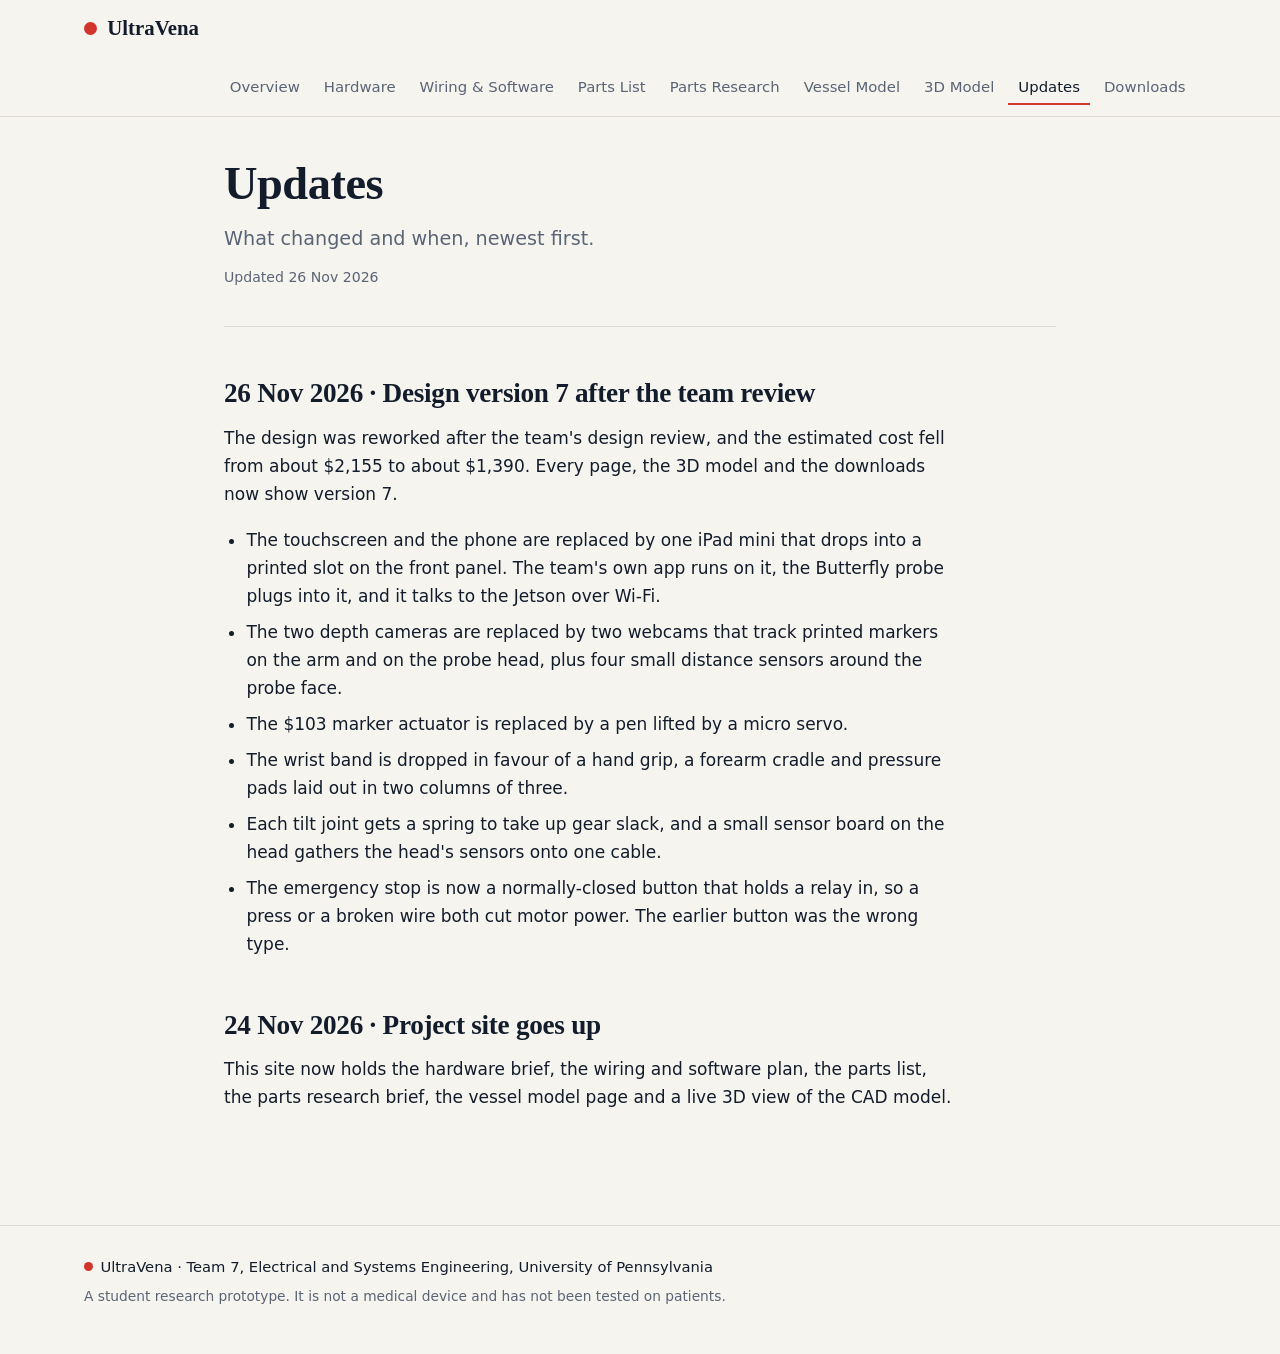
<file: docs/updates.html>
<!doctype html>
<html lang="en">
<head>
<meta charset="utf-8">
<meta name="viewport" content="width=device-width, initial-scale=1">
<title>Updates · UltraVena</title>
<meta name="description" content="What changed and when, newest first.">
<meta property="og:title" content="Updates · UltraVena">
<meta property="og:description" content="What changed and when, newest first.">
<meta property="og:type" content="website">
<meta property="og:image" content="assets/img/cad-iso.png">
<link rel="icon" href="assets/img/favicon.svg" type="image/svg+xml">
<link rel="stylesheet" href="assets/css/style.css">
</head>
<body>
<a class="skip" href="#main">Skip to content</a>
<header class="top">
  <div class="top-in">
    <a class="brand" href="index.html"><span class="dot" aria-hidden="true"></span>UltraVena</a>
    <input type="checkbox" id="menu" class="menu-toggle" aria-label="Open the menu">
    <label for="menu" class="menu-btn" aria-hidden="true"><span></span><span></span><span></span></label>
    <nav class="nav" aria-label="Main"><a href="index.html">Overview</a><a href="hardware.html">Hardware</a><a href="wiring-software.html">Wiring &amp; Software</a><a href="parts-list.html">Parts List</a><a href="parts-research.html">Parts Research</a><a href="model.html">Vessel Model</a><a href="cad.html">3D Model</a><a href="updates.html" aria-current="page">Updates</a><a href="downloads.html">Downloads</a></nav>
  </div>
</header>
<main id="main">
<div class="doc">

<article class="prose">
<header class="doc-head">
<h1>Updates</h1>
<p class="lede">What changed and when, newest first.</p>
<p class="meta">Updated 26 Nov 2026</p>
</header>
<h2 id="26-nov-2026-design-version-7-after-the-team-review">26 Nov 2026 · Design version 7 after the team review</h2>
<p>The design was reworked after the team's design review, and the estimated cost fell from about $2,155 to about $1,390. Every page, the 3D model and the downloads now show version 7.</p>
<ul>
<li>The touchscreen and the phone are replaced by one iPad mini that drops into a printed slot on the front panel. The team's own app runs on it, the Butterfly probe plugs into it, and it talks to the Jetson over Wi-Fi.</li>
<li>The two depth cameras are replaced by two webcams that track printed markers on the arm and on the probe head, plus four small distance sensors around the probe face.</li>
<li>The $103 marker actuator is replaced by a pen lifted by a micro servo.</li>
<li>The wrist band is dropped in favour of a hand grip, a forearm cradle and pressure pads laid out in two columns of three.</li>
<li>Each tilt joint gets a spring to take up gear slack, and a small sensor board on the head gathers the head's sensors onto one cable.</li>
<li>The emergency stop is now a normally-closed button that holds a relay in, so a press or a broken wire both cut motor power. The earlier button was the wrong type.</li>
</ul>
<h2 id="24-nov-2026-project-site-goes-up">24 Nov 2026 · Project site goes up</h2>
<p>This site now holds the hardware brief, the wiring and software plan, the parts list, the parts research brief, the vessel model page and a live 3D view of the CAD model.</p>
</article>
</div>
</main>
<footer class="foot">
  <div class="foot-in">
    <p><span class="dot" aria-hidden="true"></span>UltraVena · Team 7, Electrical and Systems Engineering, University of Pennsylvania</p>
    <p class="small">A student research prototype. It is not a medical device and has not been tested on patients.</p>
  </div>
</footer>

</body>
</html>
</file>
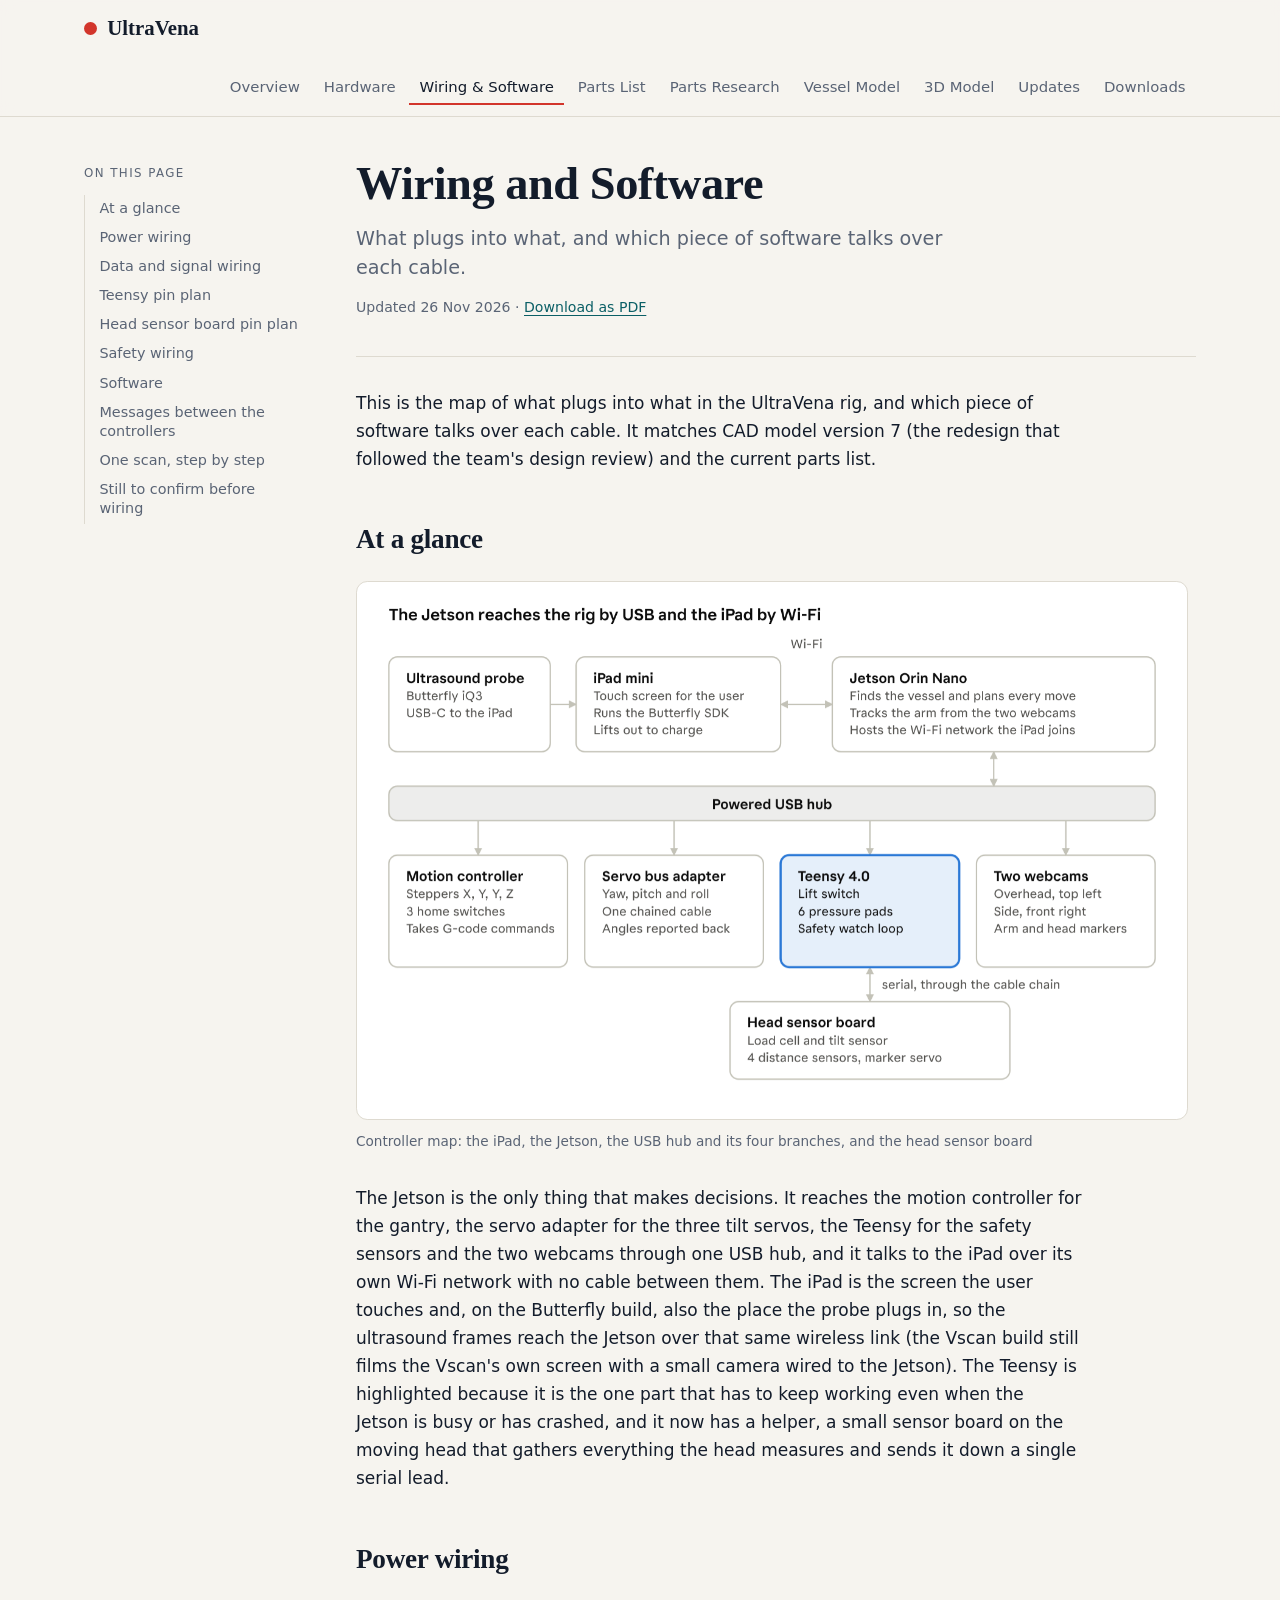
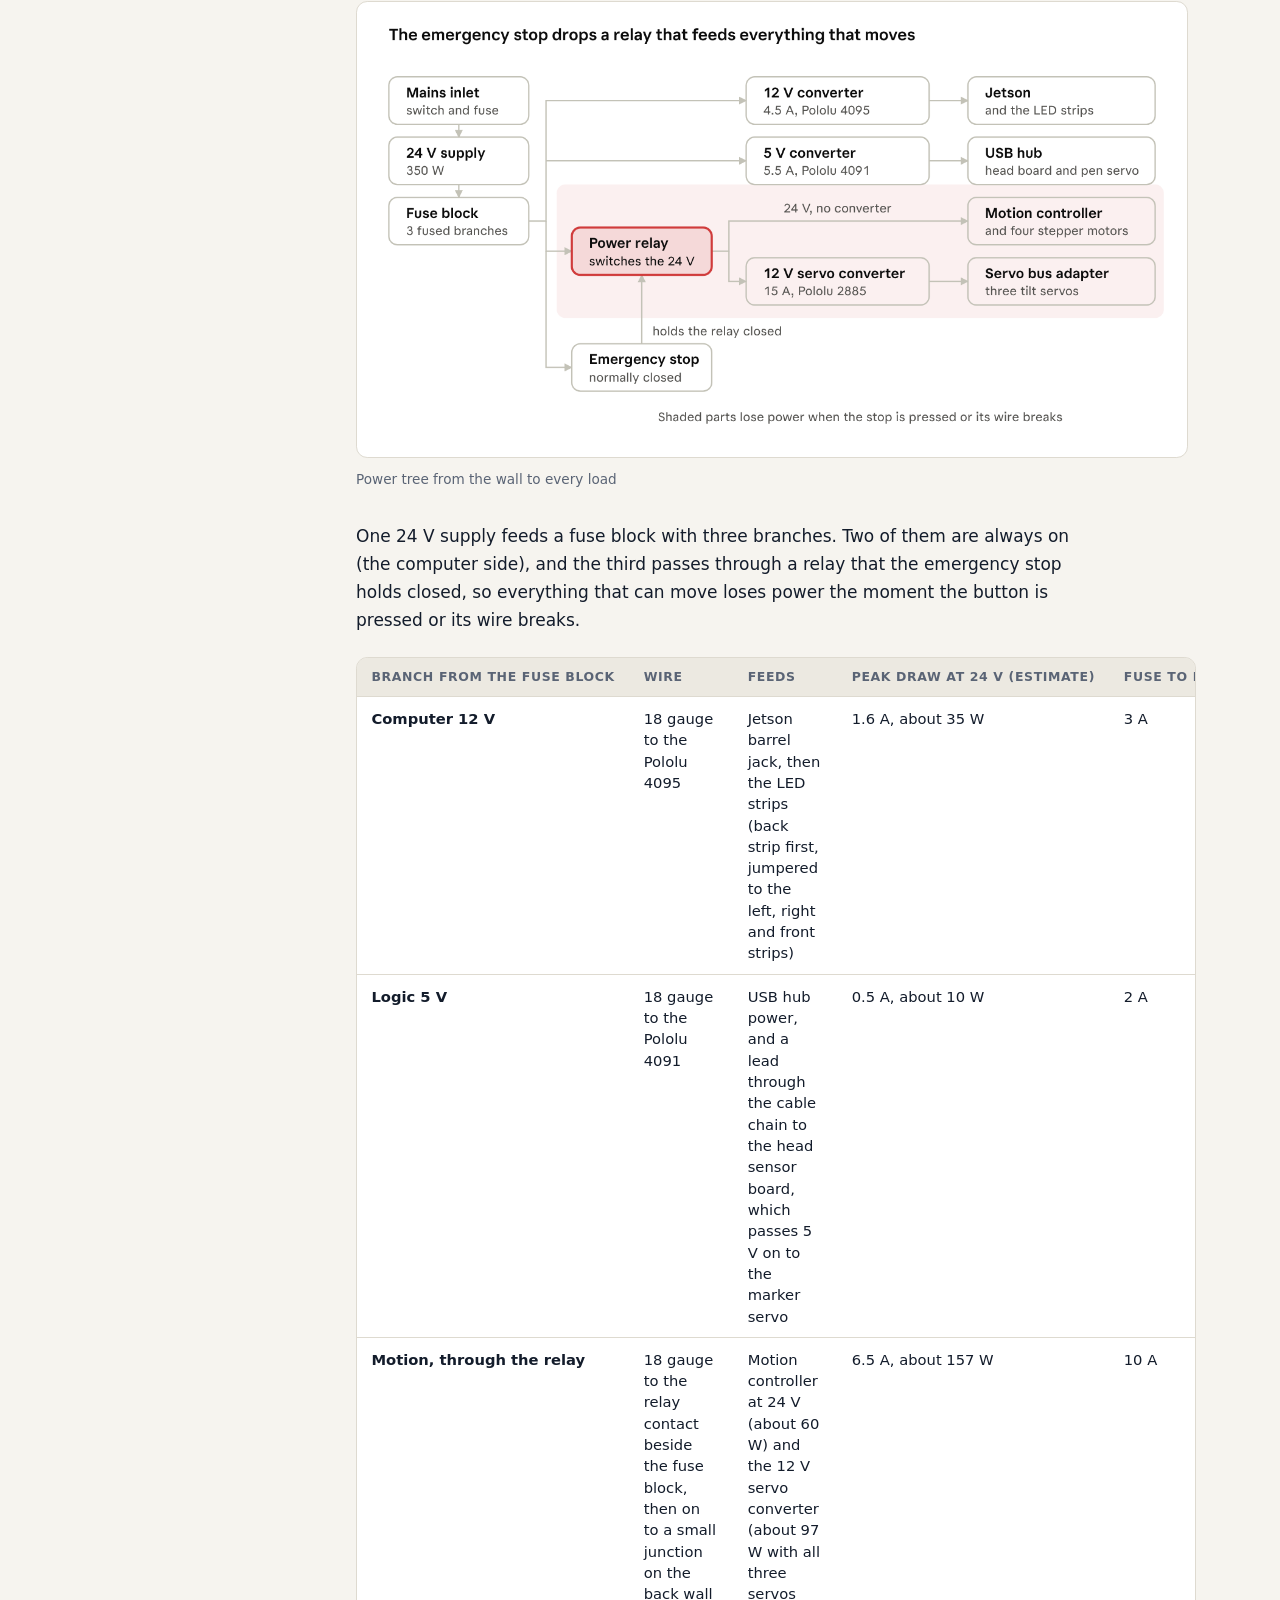
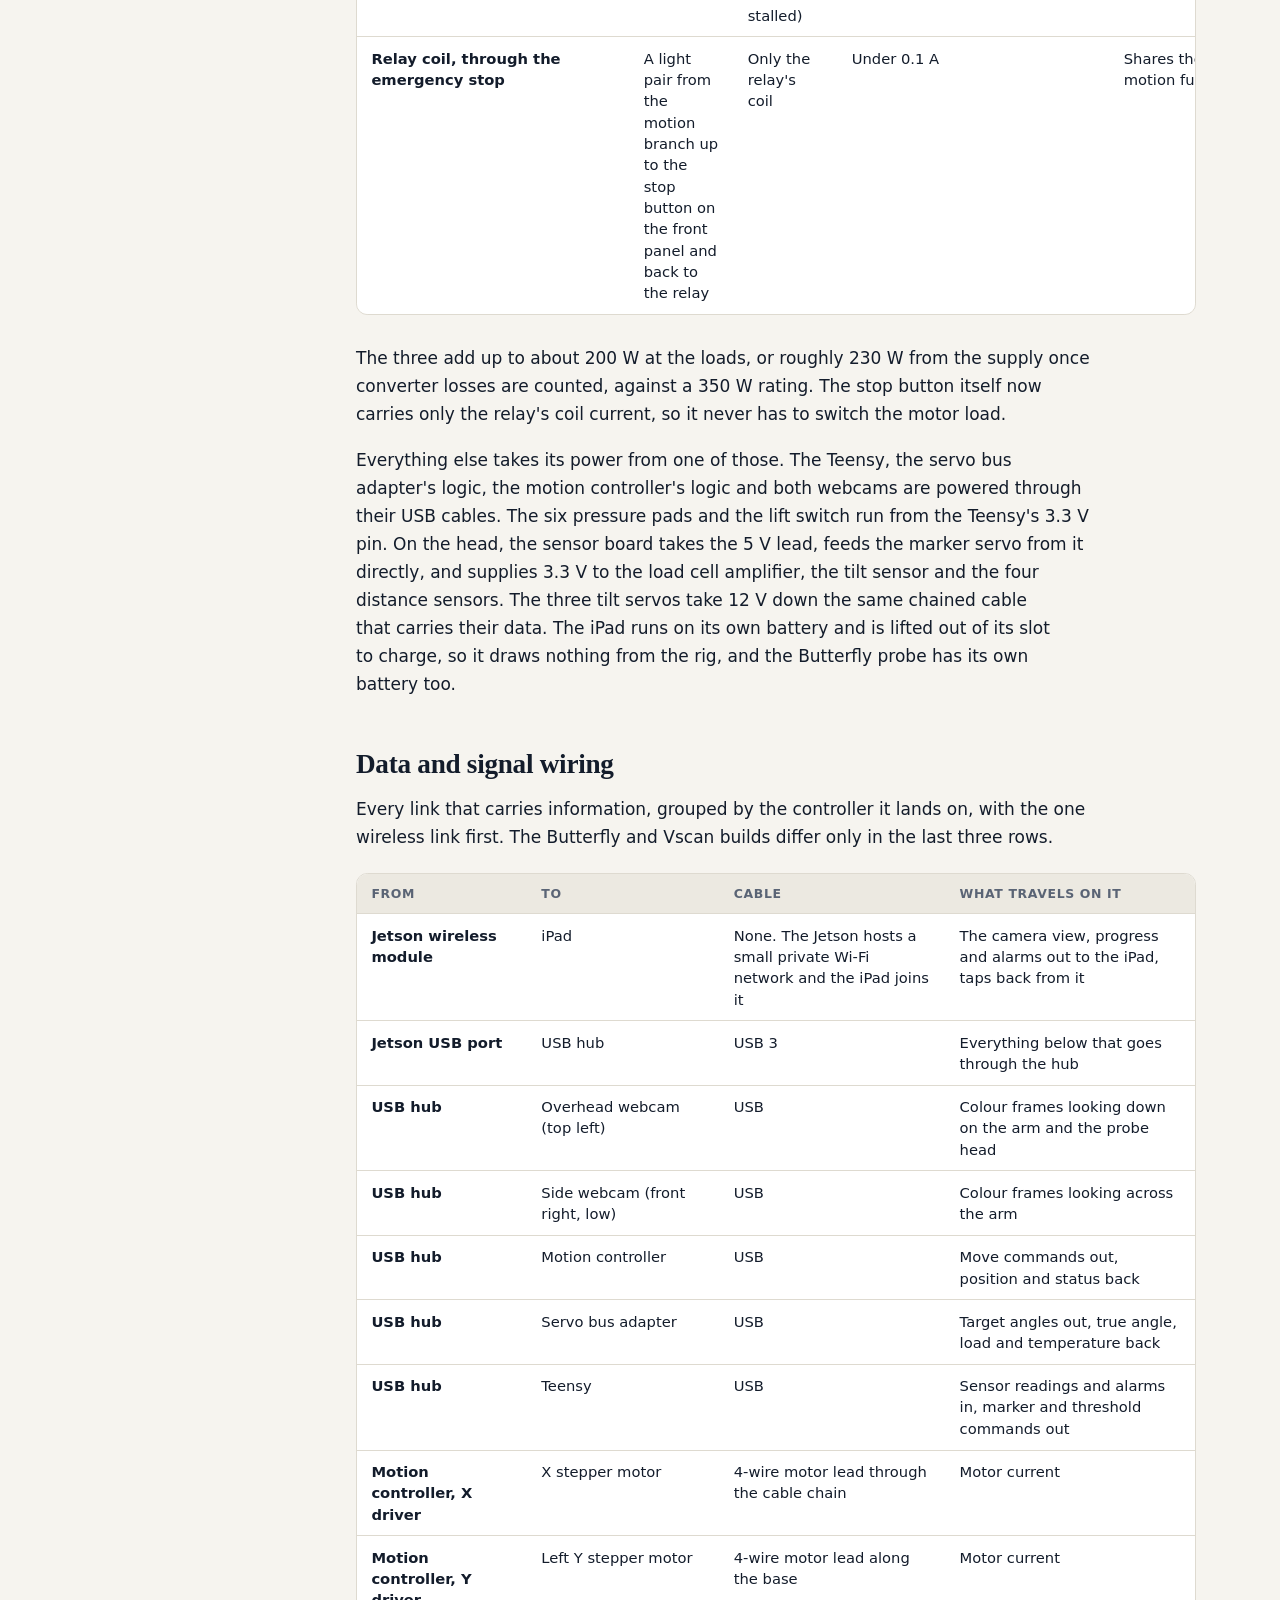
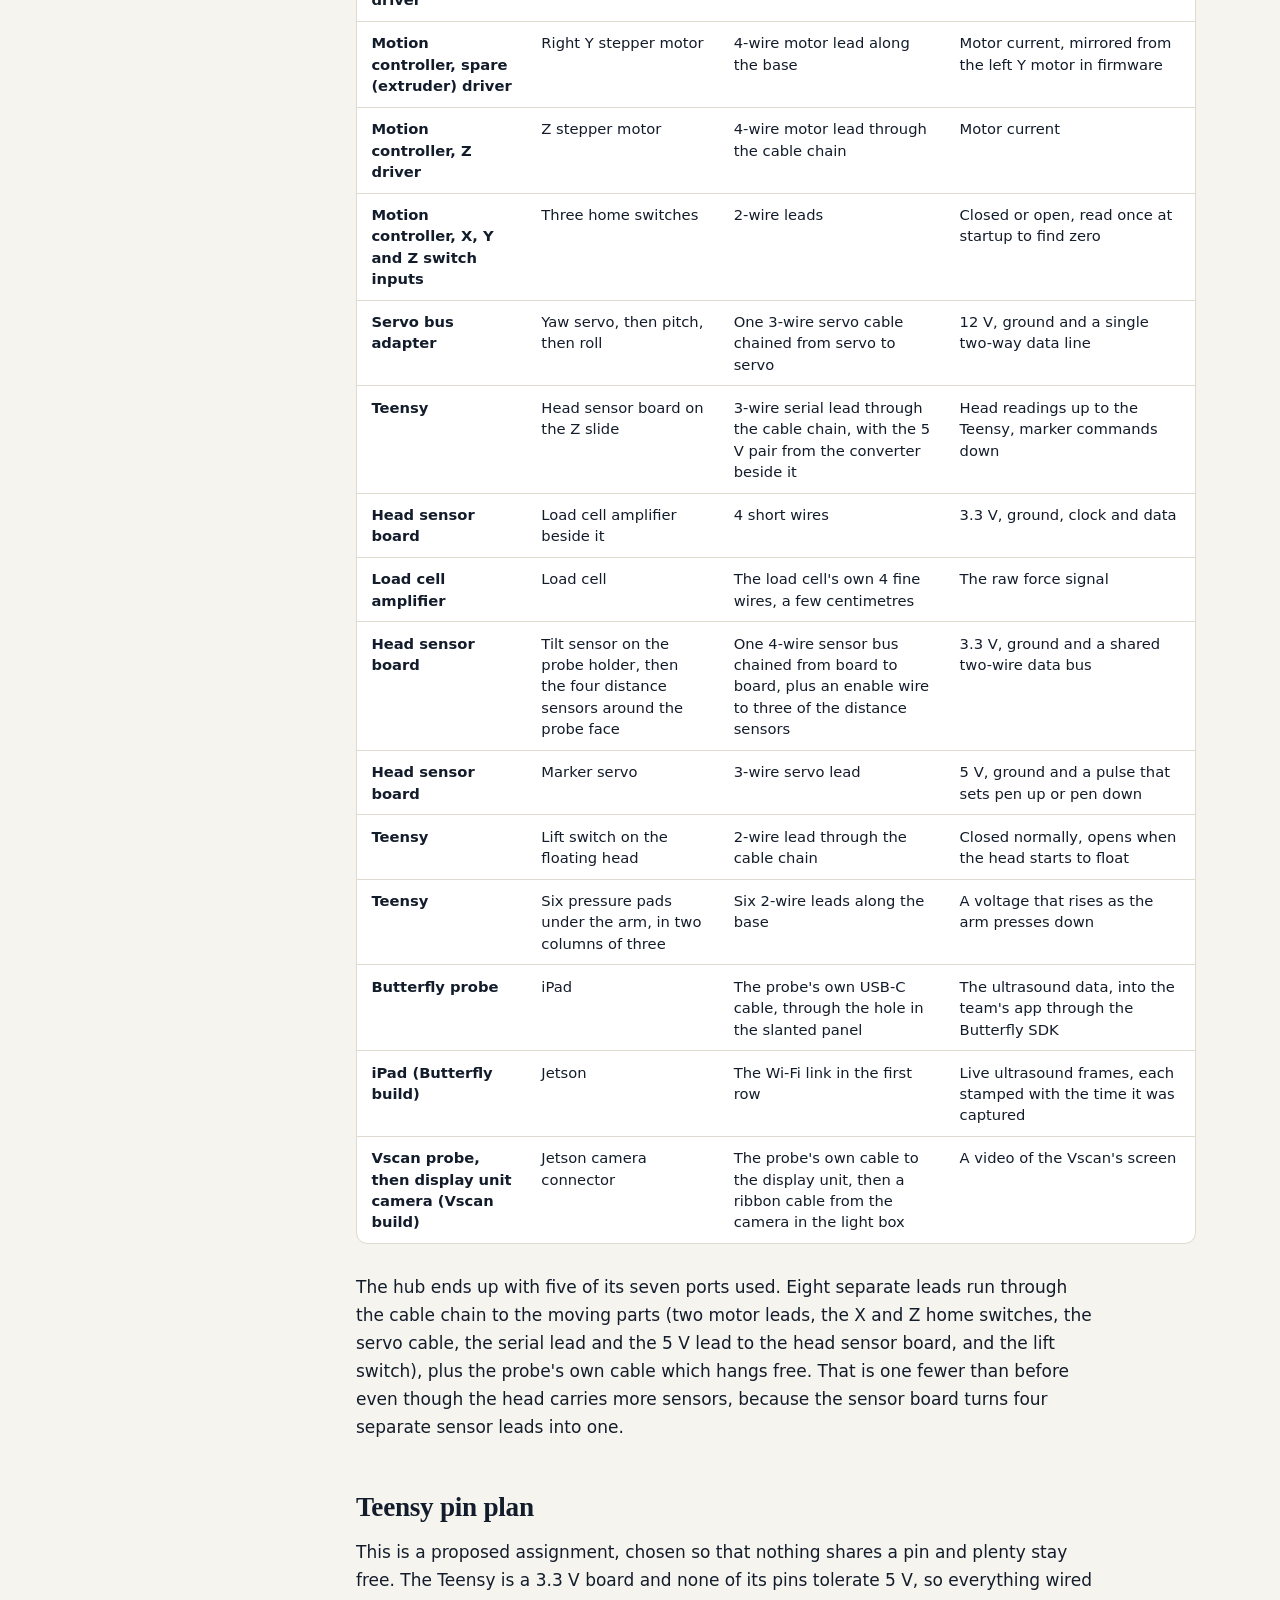
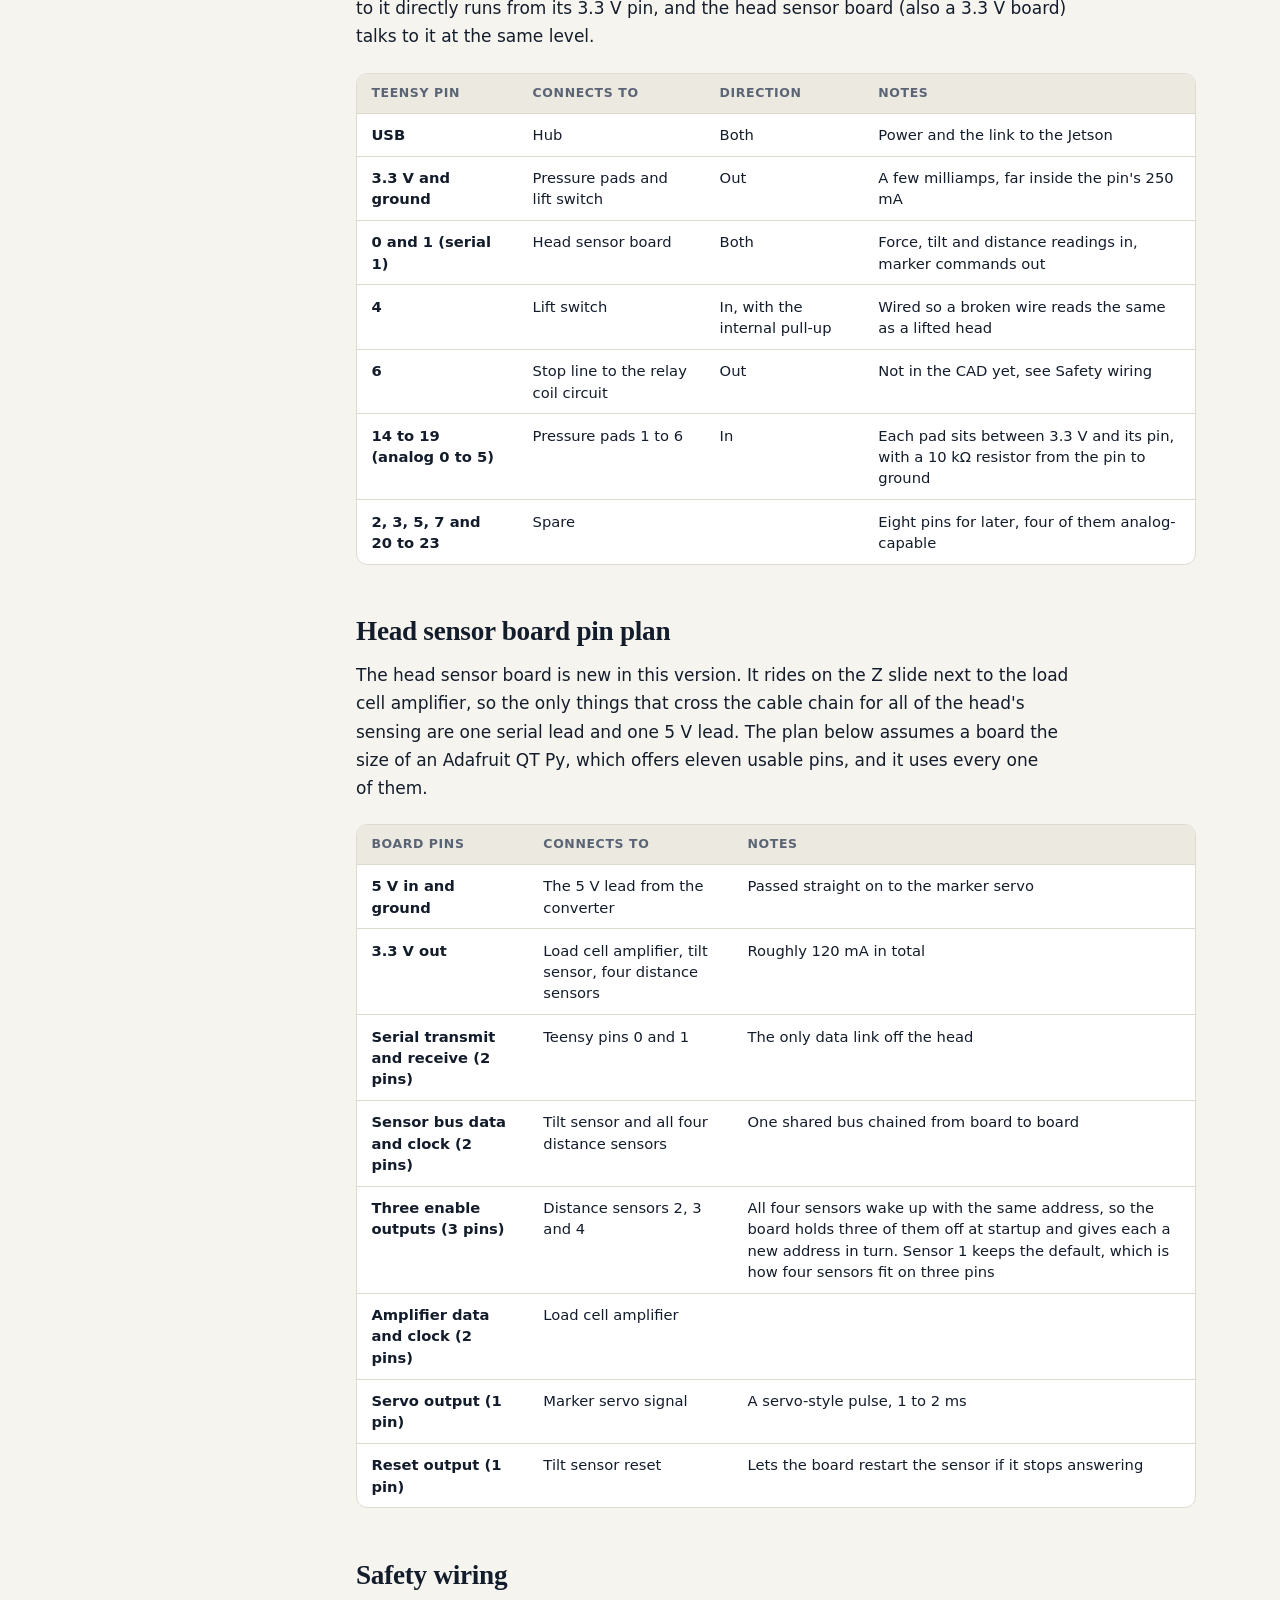
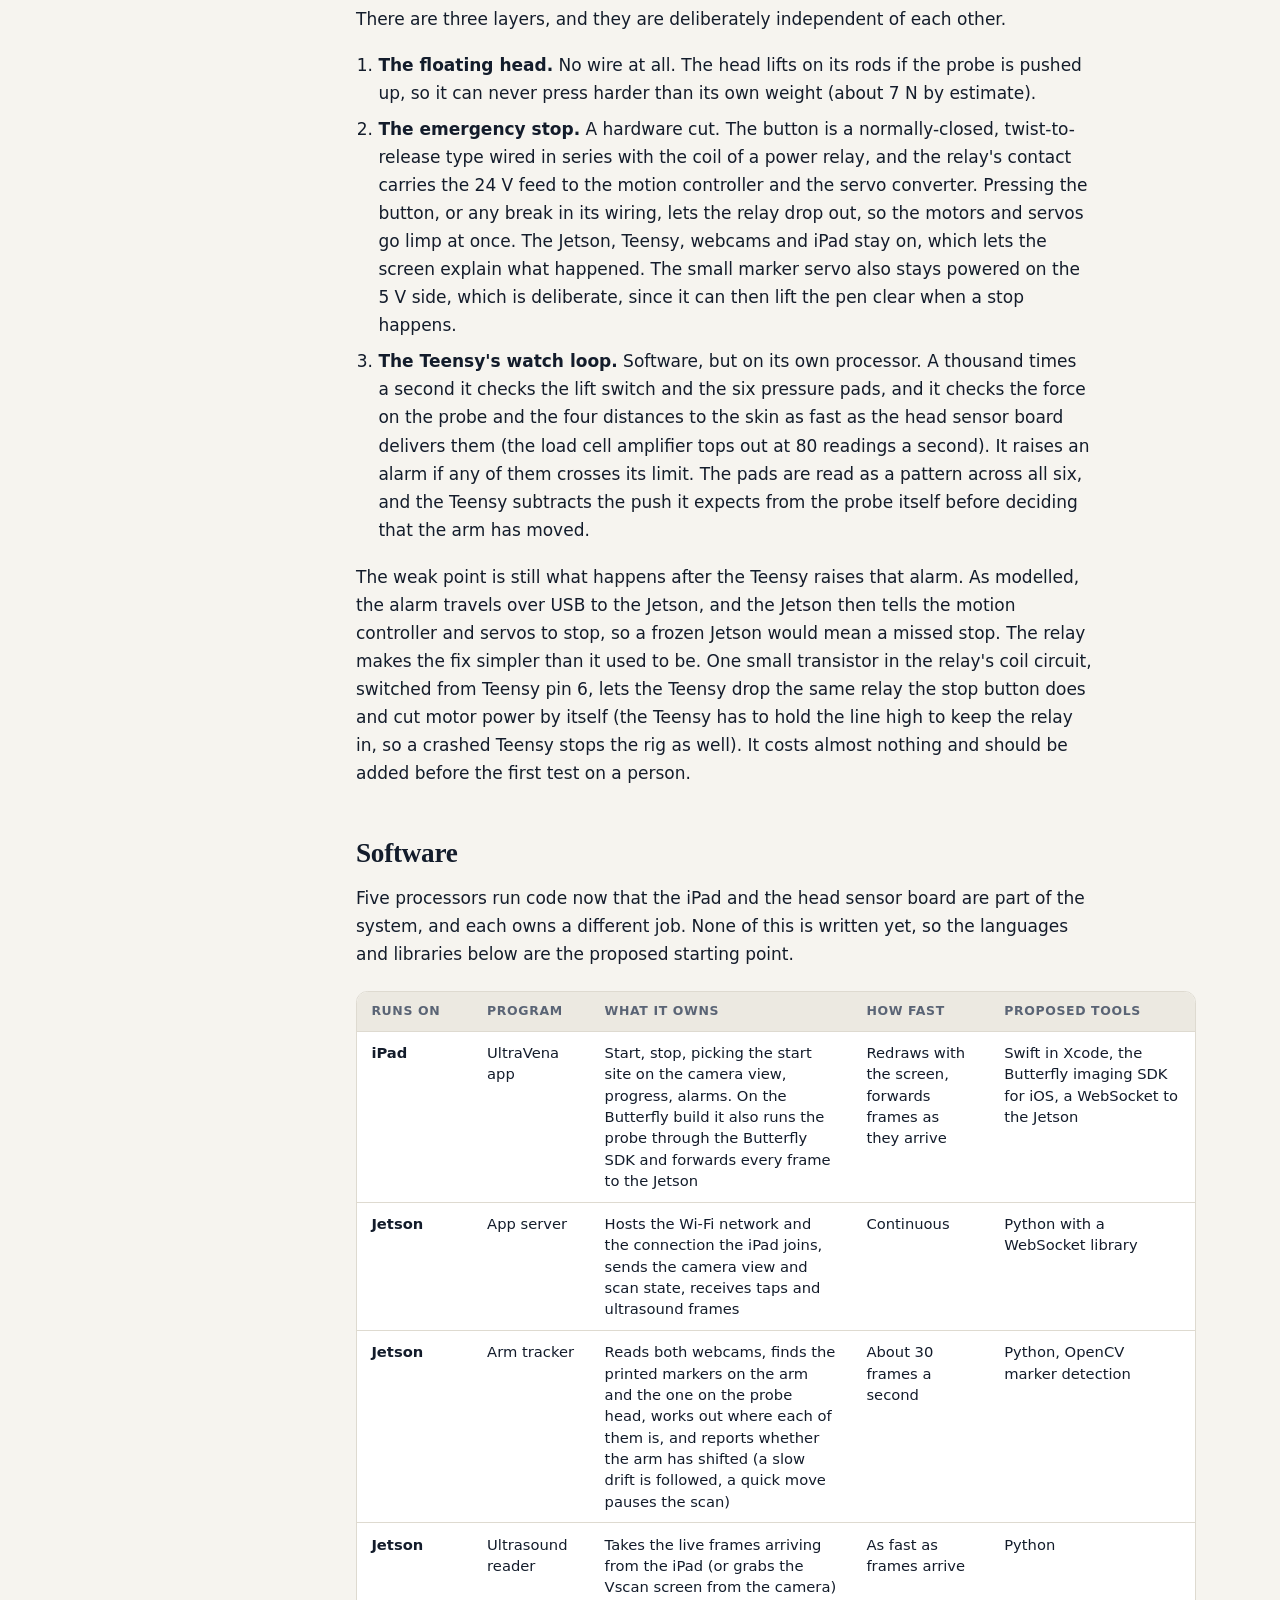
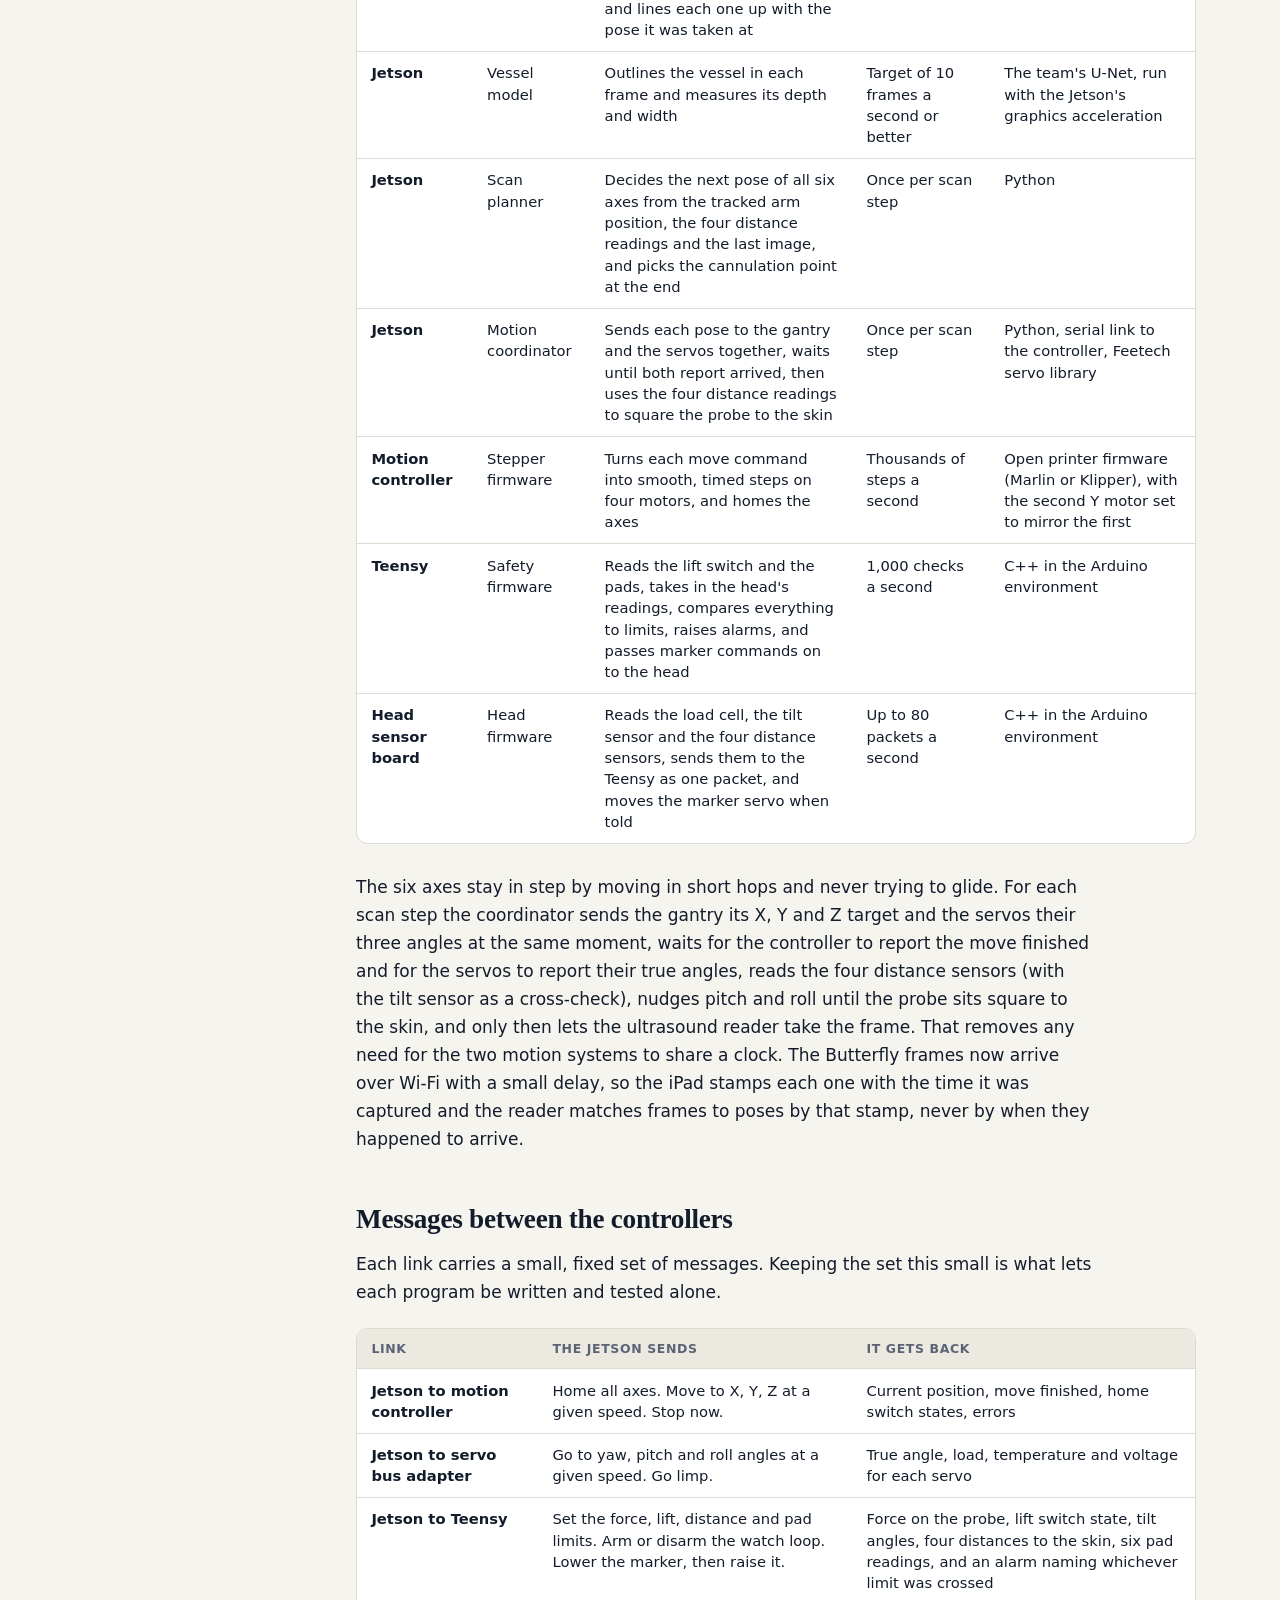
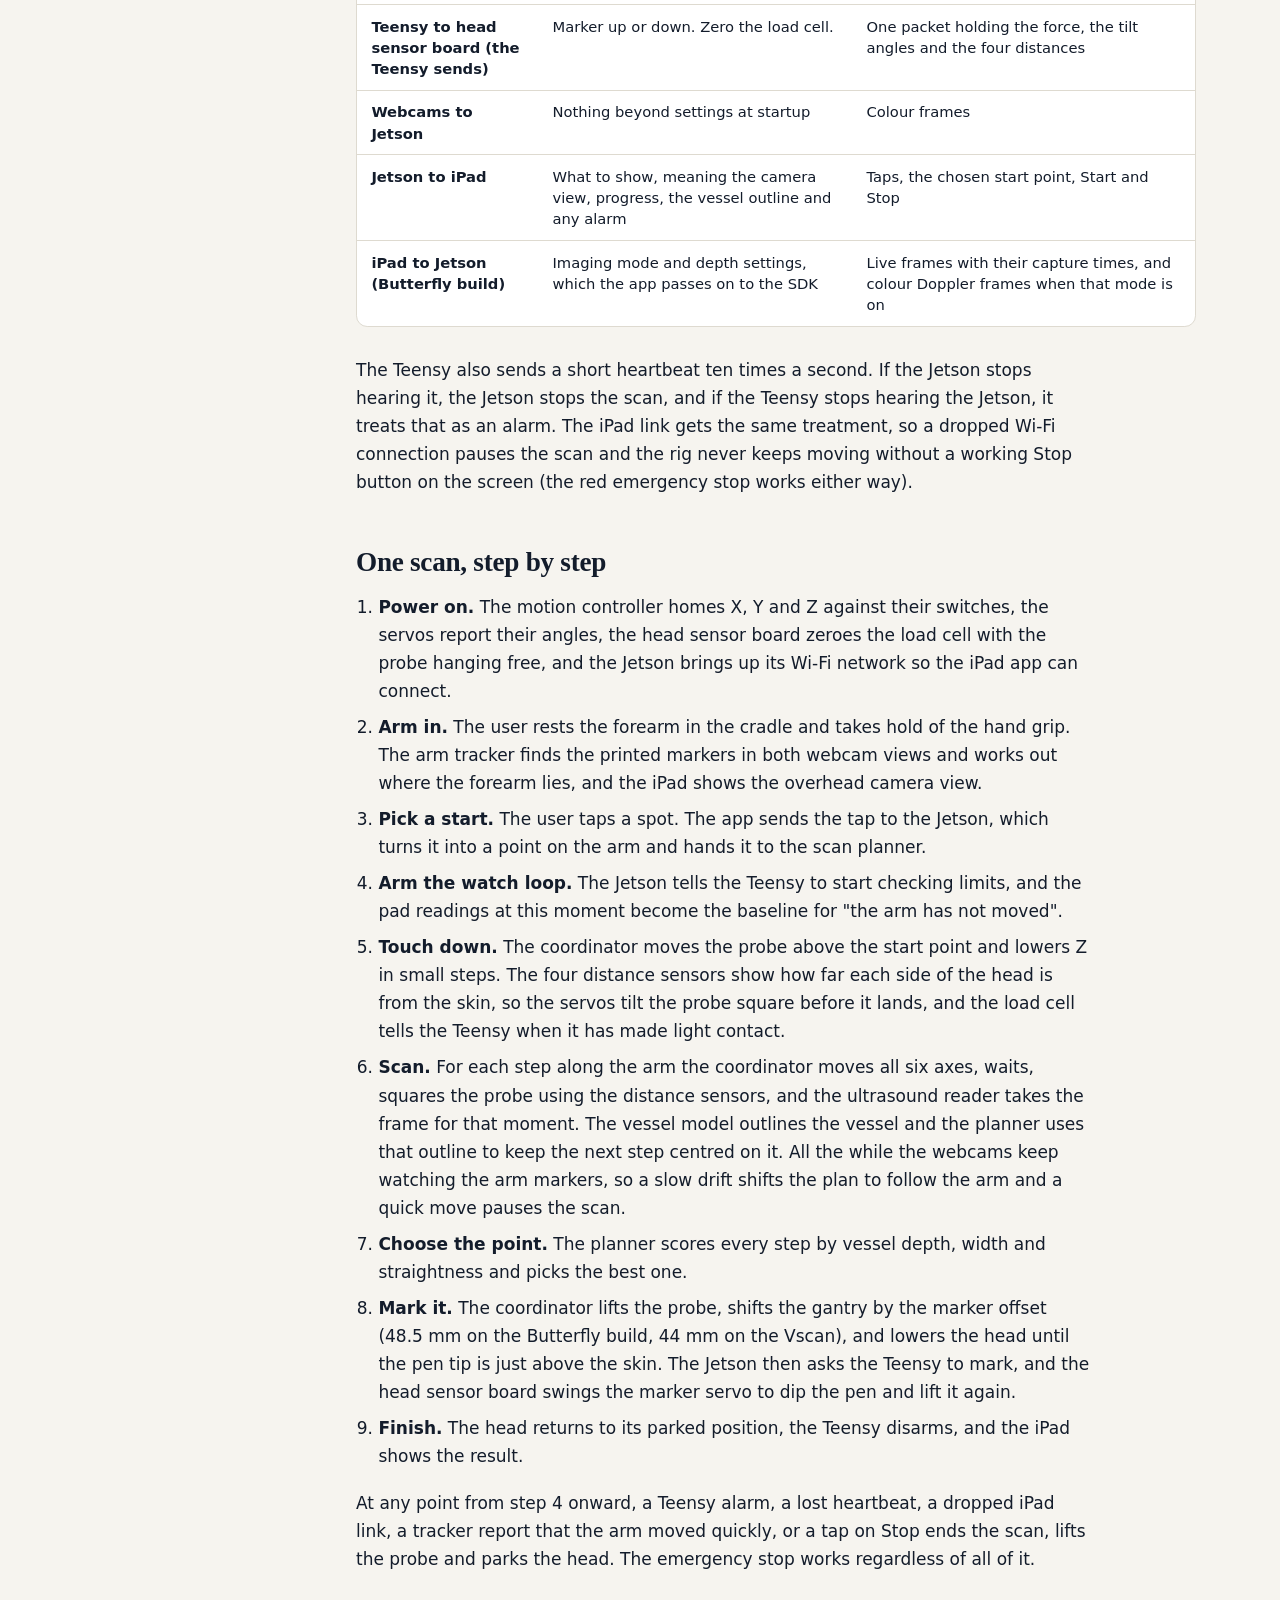
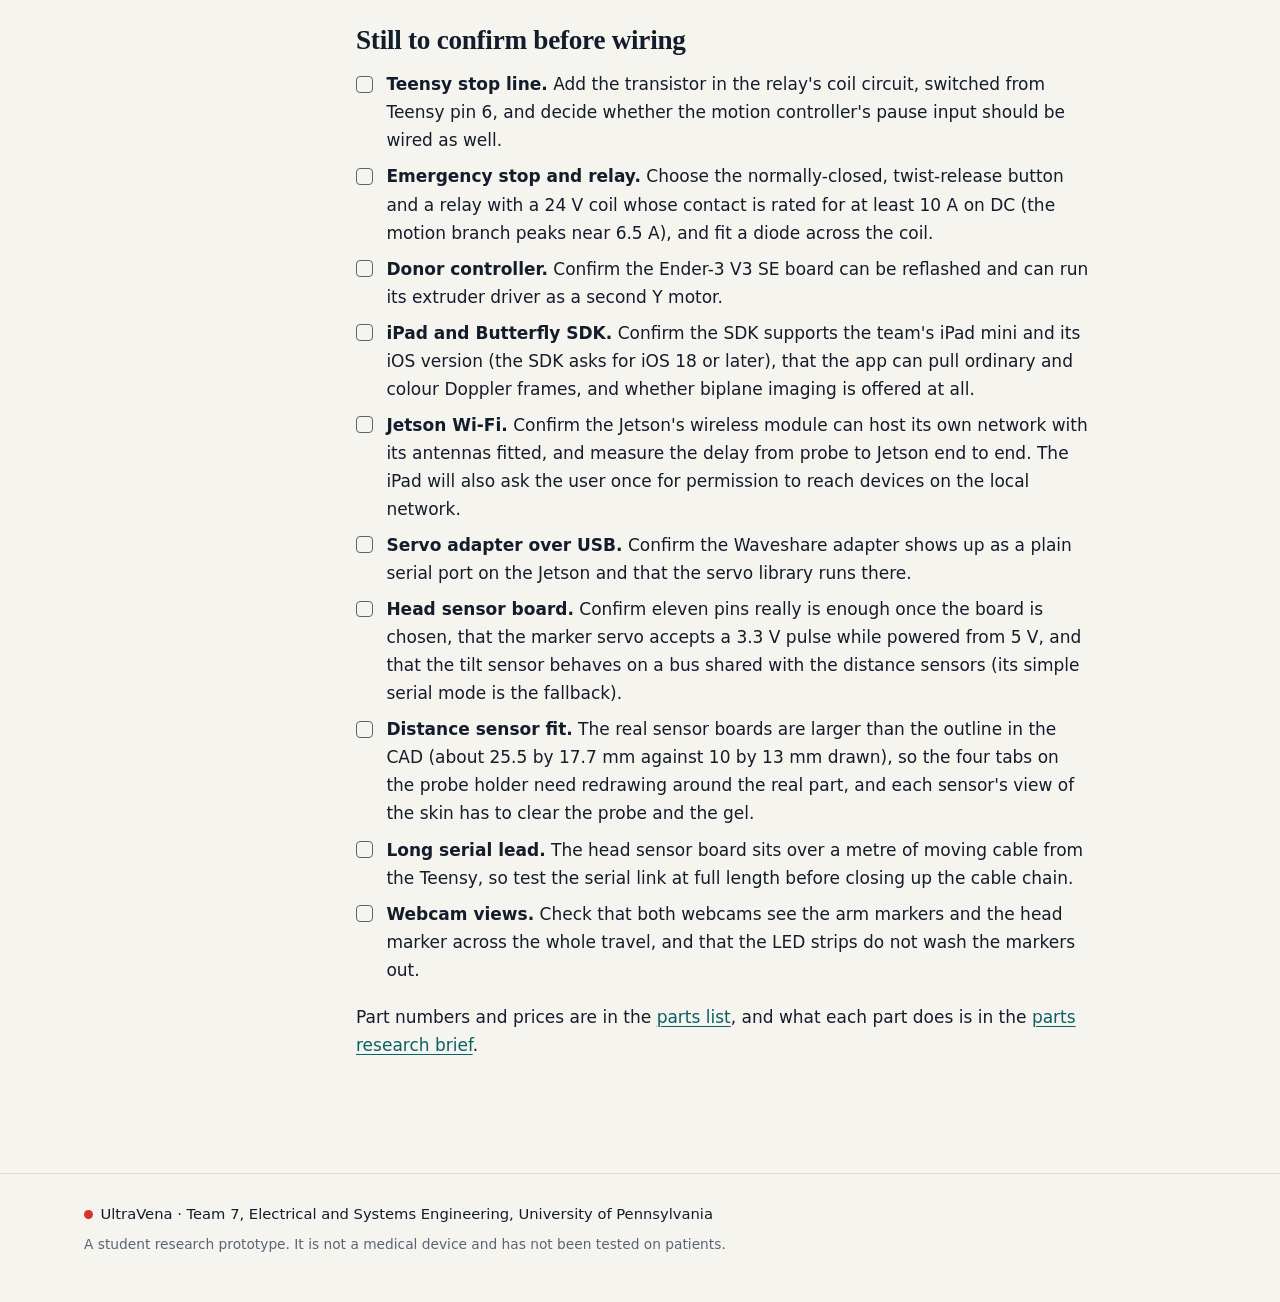
<file: docs/wiring-software.html>
<!doctype html>
<html lang="en">
<head>
<meta charset="utf-8">
<meta name="viewport" content="width=device-width, initial-scale=1">
<title>Wiring and Software · UltraVena</title>
<meta name="description" content="What plugs into what, and which piece of software talks over each cable.">
<meta property="og:title" content="Wiring and Software · UltraVena">
<meta property="og:description" content="What plugs into what, and which piece of software talks over each cable.">
<meta property="og:type" content="website">
<meta property="og:image" content="assets/img/cad-iso.png">
<link rel="icon" href="assets/img/favicon.svg" type="image/svg+xml">
<link rel="stylesheet" href="assets/css/style.css">
</head>
<body>
<a class="skip" href="#main">Skip to content</a>
<header class="top">
  <div class="top-in">
    <a class="brand" href="index.html"><span class="dot" aria-hidden="true"></span>UltraVena</a>
    <input type="checkbox" id="menu" class="menu-toggle" aria-label="Open the menu">
    <label for="menu" class="menu-btn" aria-hidden="true"><span></span><span></span><span></span></label>
    <nav class="nav" aria-label="Main"><a href="index.html">Overview</a><a href="hardware.html">Hardware</a><a href="wiring-software.html" aria-current="page">Wiring &amp; Software</a><a href="parts-list.html">Parts List</a><a href="parts-research.html">Parts Research</a><a href="model.html">Vessel Model</a><a href="cad.html">3D Model</a><a href="updates.html">Updates</a><a href="downloads.html">Downloads</a></nav>
  </div>
</header>
<main id="main">
<div class="doc has-toc">
<aside class="toc"><p class="toc-h">On this page</p><ol><li><a href="#at-a-glance">At a glance</a></li><li><a href="#power-wiring">Power wiring</a></li><li><a href="#data-and-signal-wiring">Data and signal wiring</a></li><li><a href="#teensy-pin-plan">Teensy pin plan</a></li><li><a href="#head-sensor-board-pin-plan">Head sensor board pin plan</a></li><li><a href="#safety-wiring">Safety wiring</a></li><li><a href="#software">Software</a></li><li><a href="#messages-between-the-controllers">Messages between the controllers</a></li><li><a href="#one-scan-step-by-step">One scan, step by step</a></li><li><a href="#still-to-confirm-before-wiring">Still to confirm before wiring</a></li></ol></aside>
<article class="prose">
<header class="doc-head">
<h1>Wiring and Software</h1>
<p class="lede">What plugs into what, and which piece of software talks over each cable.</p>
<p class="meta">Updated 26 Nov 2026 · <a href="assets/files/ultravena-wiring-software.pdf">Download as PDF</a></p>
</header>
<p>This is the map of what plugs into what in the UltraVena rig, and which piece of software talks over each cable. It matches CAD model version 7 (the redesign that followed the team's design review) and the current parts list.</p>
<h2 id="at-a-glance">At a glance</h2>
<figure class="diagram"><img loading="lazy" alt="Controller map: the iPad, the Jetson, the USB hub and its four branches, and the head sensor board" class="diagram" src="assets/img/controller-map.png"><figcaption>Controller map: the iPad, the Jetson, the USB hub and its four branches, and the head sensor board</figcaption></figure>
<p>The Jetson is the only thing that makes decisions. It reaches the motion controller for the gantry, the servo adapter for the three tilt servos, the Teensy for the safety sensors and the two webcams through one USB hub, and it talks to the iPad over its own Wi-Fi network with no cable between them. The iPad is the screen the user touches and, on the Butterfly build, also the place the probe plugs in, so the ultrasound frames reach the Jetson over that same wireless link (the Vscan build still films the Vscan's own screen with a small camera wired to the Jetson). The Teensy is highlighted because it is the one part that has to keep working even when the Jetson is busy or has crashed, and it now has a helper, a small sensor board on the moving head that gathers everything the head measures and sends it down a single serial lead.</p>
<h2 id="power-wiring">Power wiring</h2>
<figure class="diagram"><img loading="lazy" alt="Power tree from the wall to every load" class="diagram" src="assets/img/power-tree.png"><figcaption>Power tree from the wall to every load</figcaption></figure>
<p>One 24 V supply feeds a fuse block with three branches. Two of them are always on (the computer side), and the third passes through a relay that the emergency stop holds closed, so everything that can move loses power the moment the button is pressed or its wire breaks.</p>
<div class="table-wrap"><table>
<thead>
<tr>
<th>Branch from the fuse block</th>
<th>Wire</th>
<th>Feeds</th>
<th>Peak draw at 24 V (estimate)</th>
<th>Fuse to fit</th>
</tr>
</thead>
<tbody>
<tr>
<td>Computer 12 V</td>
<td>18 gauge to the Pololu 4095</td>
<td>Jetson barrel jack, then the LED strips (back strip first, jumpered to the left, right and front strips)</td>
<td>1.6 A, about 35 W</td>
<td>3 A</td>
</tr>
<tr>
<td>Logic 5 V</td>
<td>18 gauge to the Pololu 4091</td>
<td>USB hub power, and a lead through the cable chain to the head sensor board, which passes 5 V on to the marker servo</td>
<td>0.5 A, about 10 W</td>
<td>2 A</td>
</tr>
<tr>
<td>Motion, through the relay</td>
<td>18 gauge to the relay contact beside the fuse block, then on to a small junction on the back wall</td>
<td>Motion controller at 24 V (about 60 W) and the 12 V servo converter (about 97 W with all three servos stalled)</td>
<td>6.5 A, about 157 W</td>
<td>10 A</td>
</tr>
<tr>
<td>Relay coil, through the emergency stop</td>
<td>A light pair from the motion branch up to the stop button on the front panel and back to the relay</td>
<td>Only the relay's coil</td>
<td>Under 0.1 A</td>
<td>Shares the motion fuse</td>
</tr>
</tbody>
</table></div>
<p>The three add up to about 200 W at the loads, or roughly 230 W from the supply once converter losses are counted, against a 350 W rating. The stop button itself now carries only the relay's coil current, so it never has to switch the motor load.</p>
<p>Everything else takes its power from one of those. The Teensy, the servo bus adapter's logic, the motion controller's logic and both webcams are powered through their USB cables. The six pressure pads and the lift switch run from the Teensy's 3.3 V pin. On the head, the sensor board takes the 5 V lead, feeds the marker servo from it directly, and supplies 3.3 V to the load cell amplifier, the tilt sensor and the four distance sensors. The three tilt servos take 12 V down the same chained cable that carries their data. The iPad runs on its own battery and is lifted out of its slot to charge, so it draws nothing from the rig, and the Butterfly probe has its own battery too.</p>
<h2 id="data-and-signal-wiring">Data and signal wiring</h2>
<p>Every link that carries information, grouped by the controller it lands on, with the one wireless link first. The Butterfly and Vscan builds differ only in the last three rows.</p>
<div class="table-wrap"><table>
<thead>
<tr>
<th>From</th>
<th>To</th>
<th>Cable</th>
<th>What travels on it</th>
</tr>
</thead>
<tbody>
<tr>
<td>Jetson wireless module</td>
<td>iPad</td>
<td>None. The Jetson hosts a small private Wi-Fi network and the iPad joins it</td>
<td>The camera view, progress and alarms out to the iPad, taps back from it</td>
</tr>
<tr>
<td>Jetson USB port</td>
<td>USB hub</td>
<td>USB 3</td>
<td>Everything below that goes through the hub</td>
</tr>
<tr>
<td>USB hub</td>
<td>Overhead webcam (top left)</td>
<td>USB</td>
<td>Colour frames looking down on the arm and the probe head</td>
</tr>
<tr>
<td>USB hub</td>
<td>Side webcam (front right, low)</td>
<td>USB</td>
<td>Colour frames looking across the arm</td>
</tr>
<tr>
<td>USB hub</td>
<td>Motion controller</td>
<td>USB</td>
<td>Move commands out, position and status back</td>
</tr>
<tr>
<td>USB hub</td>
<td>Servo bus adapter</td>
<td>USB</td>
<td>Target angles out, true angle, load and temperature back</td>
</tr>
<tr>
<td>USB hub</td>
<td>Teensy</td>
<td>USB</td>
<td>Sensor readings and alarms in, marker and threshold commands out</td>
</tr>
<tr>
<td>Motion controller, X driver</td>
<td>X stepper motor</td>
<td>4-wire motor lead through the cable chain</td>
<td>Motor current</td>
</tr>
<tr>
<td>Motion controller, Y driver</td>
<td>Left Y stepper motor</td>
<td>4-wire motor lead along the base</td>
<td>Motor current</td>
</tr>
<tr>
<td>Motion controller, spare (extruder) driver</td>
<td>Right Y stepper motor</td>
<td>4-wire motor lead along the base</td>
<td>Motor current, mirrored from the left Y motor in firmware</td>
</tr>
<tr>
<td>Motion controller, Z driver</td>
<td>Z stepper motor</td>
<td>4-wire motor lead through the cable chain</td>
<td>Motor current</td>
</tr>
<tr>
<td>Motion controller, X, Y and Z switch inputs</td>
<td>Three home switches</td>
<td>2-wire leads</td>
<td>Closed or open, read once at startup to find zero</td>
</tr>
<tr>
<td>Servo bus adapter</td>
<td>Yaw servo, then pitch, then roll</td>
<td>One 3-wire servo cable chained from servo to servo</td>
<td>12 V, ground and a single two-way data line</td>
</tr>
<tr>
<td>Teensy</td>
<td>Head sensor board on the Z slide</td>
<td>3-wire serial lead through the cable chain, with the 5 V pair from the converter beside it</td>
<td>Head readings up to the Teensy, marker commands down</td>
</tr>
<tr>
<td>Head sensor board</td>
<td>Load cell amplifier beside it</td>
<td>4 short wires</td>
<td>3.3 V, ground, clock and data</td>
</tr>
<tr>
<td>Load cell amplifier</td>
<td>Load cell</td>
<td>The load cell's own 4 fine wires, a few centimetres</td>
<td>The raw force signal</td>
</tr>
<tr>
<td>Head sensor board</td>
<td>Tilt sensor on the probe holder, then the four distance sensors around the probe face</td>
<td>One 4-wire sensor bus chained from board to board, plus an enable wire to three of the distance sensors</td>
<td>3.3 V, ground and a shared two-wire data bus</td>
</tr>
<tr>
<td>Head sensor board</td>
<td>Marker servo</td>
<td>3-wire servo lead</td>
<td>5 V, ground and a pulse that sets pen up or pen down</td>
</tr>
<tr>
<td>Teensy</td>
<td>Lift switch on the floating head</td>
<td>2-wire lead through the cable chain</td>
<td>Closed normally, opens when the head starts to float</td>
</tr>
<tr>
<td>Teensy</td>
<td>Six pressure pads under the arm, in two columns of three</td>
<td>Six 2-wire leads along the base</td>
<td>A voltage that rises as the arm presses down</td>
</tr>
<tr>
<td>Butterfly probe</td>
<td>iPad</td>
<td>The probe's own USB-C cable, through the hole in the slanted panel</td>
<td>The ultrasound data, into the team's app through the Butterfly SDK</td>
</tr>
<tr>
<td>iPad (Butterfly build)</td>
<td>Jetson</td>
<td>The Wi-Fi link in the first row</td>
<td>Live ultrasound frames, each stamped with the time it was captured</td>
</tr>
<tr>
<td>Vscan probe, then display unit camera (Vscan build)</td>
<td>Jetson camera connector</td>
<td>The probe's own cable to the display unit, then a ribbon cable from the camera in the light box</td>
<td>A video of the Vscan's screen</td>
</tr>
</tbody>
</table></div>
<p>The hub ends up with five of its seven ports used. Eight separate leads run through the cable chain to the moving parts (two motor leads, the X and Z home switches, the servo cable, the serial lead and the 5 V lead to the head sensor board, and the lift switch), plus the probe's own cable which hangs free. That is one fewer than before even though the head carries more sensors, because the sensor board turns four separate sensor leads into one.</p>
<h2 id="teensy-pin-plan">Teensy pin plan</h2>
<p>This is a proposed assignment, chosen so that nothing shares a pin and plenty stay free. The Teensy is a 3.3 V board and none of its pins tolerate 5 V, so everything wired to it directly runs from its 3.3 V pin, and the head sensor board (also a 3.3 V board) talks to it at the same level.</p>
<div class="table-wrap"><table>
<thead>
<tr>
<th>Teensy pin</th>
<th>Connects to</th>
<th>Direction</th>
<th>Notes</th>
</tr>
</thead>
<tbody>
<tr>
<td>USB</td>
<td>Hub</td>
<td>Both</td>
<td>Power and the link to the Jetson</td>
</tr>
<tr>
<td>3.3 V and ground</td>
<td>Pressure pads and lift switch</td>
<td>Out</td>
<td>A few milliamps, far inside the pin's 250 mA</td>
</tr>
<tr>
<td>0 and 1 (serial 1)</td>
<td>Head sensor board</td>
<td>Both</td>
<td>Force, tilt and distance readings in, marker commands out</td>
</tr>
<tr>
<td>4</td>
<td>Lift switch</td>
<td>In, with the internal pull-up</td>
<td>Wired so a broken wire reads the same as a lifted head</td>
</tr>
<tr>
<td>6</td>
<td>Stop line to the relay coil circuit</td>
<td>Out</td>
<td>Not in the CAD yet, see Safety wiring</td>
</tr>
<tr>
<td>14 to 19 (analog 0 to 5)</td>
<td>Pressure pads 1 to 6</td>
<td>In</td>
<td>Each pad sits between 3.3 V and its pin, with a 10 kΩ resistor from the pin to ground</td>
</tr>
<tr>
<td>2, 3, 5, 7 and 20 to 23</td>
<td>Spare</td>
<td></td>
<td>Eight pins for later, four of them analog-capable</td>
</tr>
</tbody>
</table></div>
<h2 id="head-sensor-board-pin-plan">Head sensor board pin plan</h2>
<p>The head sensor board is new in this version. It rides on the Z slide next to the load cell amplifier, so the only things that cross the cable chain for all of the head's sensing are one serial lead and one 5 V lead. The plan below assumes a board the size of an Adafruit QT Py, which offers eleven usable pins, and it uses every one of them.</p>
<div class="table-wrap"><table>
<thead>
<tr>
<th>Board pins</th>
<th>Connects to</th>
<th>Notes</th>
</tr>
</thead>
<tbody>
<tr>
<td>5 V in and ground</td>
<td>The 5 V lead from the converter</td>
<td>Passed straight on to the marker servo</td>
</tr>
<tr>
<td>3.3 V out</td>
<td>Load cell amplifier, tilt sensor, four distance sensors</td>
<td>Roughly 120 mA in total</td>
</tr>
<tr>
<td>Serial transmit and receive (2 pins)</td>
<td>Teensy pins 0 and 1</td>
<td>The only data link off the head</td>
</tr>
<tr>
<td>Sensor bus data and clock (2 pins)</td>
<td>Tilt sensor and all four distance sensors</td>
<td>One shared bus chained from board to board</td>
</tr>
<tr>
<td>Three enable outputs (3 pins)</td>
<td>Distance sensors 2, 3 and 4</td>
<td>All four sensors wake up with the same address, so the board holds three of them off at startup and gives each a new address in turn. Sensor 1 keeps the default, which is how four sensors fit on three pins</td>
</tr>
<tr>
<td>Amplifier data and clock (2 pins)</td>
<td>Load cell amplifier</td>
<td></td>
</tr>
<tr>
<td>Servo output (1 pin)</td>
<td>Marker servo signal</td>
<td>A servo-style pulse, 1 to 2 ms</td>
</tr>
<tr>
<td>Reset output (1 pin)</td>
<td>Tilt sensor reset</td>
<td>Lets the board restart the sensor if it stops answering</td>
</tr>
</tbody>
</table></div>
<h2 id="safety-wiring">Safety wiring</h2>
<p>There are three layers, and they are deliberately independent of each other.</p>
<ol>
<li><strong>The floating head.</strong> No wire at all. The head lifts on its rods if the probe is pushed up, so it can never press harder than its own weight (about 7 N by estimate).</li>
<li><strong>The emergency stop.</strong> A hardware cut. The button is a normally-closed, twist-to-release type wired in series with the coil of a power relay, and the relay's contact carries the 24 V feed to the motion controller and the servo converter. Pressing the button, or any break in its wiring, lets the relay drop out, so the motors and servos go limp at once. The Jetson, Teensy, webcams and iPad stay on, which lets the screen explain what happened. The small marker servo also stays powered on the 5 V side, which is deliberate, since it can then lift the pen clear when a stop happens.</li>
<li><strong>The Teensy's watch loop.</strong> Software, but on its own processor. A thousand times a second it checks the lift switch and the six pressure pads, and it checks the force on the probe and the four distances to the skin as fast as the head sensor board delivers them (the load cell amplifier tops out at 80 readings a second). It raises an alarm if any of them crosses its limit. The pads are read as a pattern across all six, and the Teensy subtracts the push it expects from the probe itself before deciding that the arm has moved.</li>
</ol>
<p>The weak point is still what happens after the Teensy raises that alarm. As modelled, the alarm travels over USB to the Jetson, and the Jetson then tells the motion controller and servos to stop, so a frozen Jetson would mean a missed stop. The relay makes the fix simpler than it used to be. One small transistor in the relay's coil circuit, switched from Teensy pin 6, lets the Teensy drop the same relay the stop button does and cut motor power by itself (the Teensy has to hold the line high to keep the relay in, so a crashed Teensy stops the rig as well). It costs almost nothing and should be added before the first test on a person.</p>
<h2 id="software">Software</h2>
<p>Five processors run code now that the iPad and the head sensor board are part of the system, and each owns a different job. None of this is written yet, so the languages and libraries below are the proposed starting point.</p>
<div class="table-wrap"><table>
<thead>
<tr>
<th>Runs on</th>
<th>Program</th>
<th>What it owns</th>
<th>How fast</th>
<th>Proposed tools</th>
</tr>
</thead>
<tbody>
<tr>
<td>iPad</td>
<td>UltraVena app</td>
<td>Start, stop, picking the start site on the camera view, progress, alarms. On the Butterfly build it also runs the probe through the Butterfly SDK and forwards every frame to the Jetson</td>
<td>Redraws with the screen, forwards frames as they arrive</td>
<td>Swift in Xcode, the Butterfly imaging SDK for iOS, a WebSocket to the Jetson</td>
</tr>
<tr>
<td>Jetson</td>
<td>App server</td>
<td>Hosts the Wi-Fi network and the connection the iPad joins, sends the camera view and scan state, receives taps and ultrasound frames</td>
<td>Continuous</td>
<td>Python with a WebSocket library</td>
</tr>
<tr>
<td>Jetson</td>
<td>Arm tracker</td>
<td>Reads both webcams, finds the printed markers on the arm and the one on the probe head, works out where each of them is, and reports whether the arm has shifted (a slow drift is followed, a quick move pauses the scan)</td>
<td>About 30 frames a second</td>
<td>Python, OpenCV marker detection</td>
</tr>
<tr>
<td>Jetson</td>
<td>Ultrasound reader</td>
<td>Takes the live frames arriving from the iPad (or grabs the Vscan screen from the camera) and lines each one up with the pose it was taken at</td>
<td>As fast as frames arrive</td>
<td>Python</td>
</tr>
<tr>
<td>Jetson</td>
<td>Vessel model</td>
<td>Outlines the vessel in each frame and measures its depth and width</td>
<td>Target of 10 frames a second or better</td>
<td>The team's U-Net, run with the Jetson's graphics acceleration</td>
</tr>
<tr>
<td>Jetson</td>
<td>Scan planner</td>
<td>Decides the next pose of all six axes from the tracked arm position, the four distance readings and the last image, and picks the cannulation point at the end</td>
<td>Once per scan step</td>
<td>Python</td>
</tr>
<tr>
<td>Jetson</td>
<td>Motion coordinator</td>
<td>Sends each pose to the gantry and the servos together, waits until both report arrived, then uses the four distance readings to square the probe to the skin</td>
<td>Once per scan step</td>
<td>Python, serial link to the controller, Feetech servo library</td>
</tr>
<tr>
<td>Motion controller</td>
<td>Stepper firmware</td>
<td>Turns each move command into smooth, timed steps on four motors, and homes the axes</td>
<td>Thousands of steps a second</td>
<td>Open printer firmware (Marlin or Klipper), with the second Y motor set to mirror the first</td>
</tr>
<tr>
<td>Teensy</td>
<td>Safety firmware</td>
<td>Reads the lift switch and the pads, takes in the head's readings, compares everything to limits, raises alarms, and passes marker commands on to the head</td>
<td>1,000 checks a second</td>
<td>C++ in the Arduino environment</td>
</tr>
<tr>
<td>Head sensor board</td>
<td>Head firmware</td>
<td>Reads the load cell, the tilt sensor and the four distance sensors, sends them to the Teensy as one packet, and moves the marker servo when told</td>
<td>Up to 80 packets a second</td>
<td>C++ in the Arduino environment</td>
</tr>
</tbody>
</table></div>
<p>The six axes stay in step by moving in short hops and never trying to glide. For each scan step the coordinator sends the gantry its X, Y and Z target and the servos their three angles at the same moment, waits for the controller to report the move finished and for the servos to report their true angles, reads the four distance sensors (with the tilt sensor as a cross-check), nudges pitch and roll until the probe sits square to the skin, and only then lets the ultrasound reader take the frame. That removes any need for the two motion systems to share a clock. The Butterfly frames now arrive over Wi-Fi with a small delay, so the iPad stamps each one with the time it was captured and the reader matches frames to poses by that stamp, never by when they happened to arrive.</p>
<h2 id="messages-between-the-controllers">Messages between the controllers</h2>
<p>Each link carries a small, fixed set of messages. Keeping the set this small is what lets each program be written and tested alone.</p>
<div class="table-wrap"><table>
<thead>
<tr>
<th>Link</th>
<th>The Jetson sends</th>
<th>It gets back</th>
</tr>
</thead>
<tbody>
<tr>
<td>Jetson to motion controller</td>
<td>Home all axes. Move to X, Y, Z at a given speed. Stop now.</td>
<td>Current position, move finished, home switch states, errors</td>
</tr>
<tr>
<td>Jetson to servo bus adapter</td>
<td>Go to yaw, pitch and roll angles at a given speed. Go limp.</td>
<td>True angle, load, temperature and voltage for each servo</td>
</tr>
<tr>
<td>Jetson to Teensy</td>
<td>Set the force, lift, distance and pad limits. Arm or disarm the watch loop. Lower the marker, then raise it.</td>
<td>Force on the probe, lift switch state, tilt angles, four distances to the skin, six pad readings, and an alarm naming whichever limit was crossed</td>
</tr>
<tr>
<td>Teensy to head sensor board (the Teensy sends)</td>
<td>Marker up or down. Zero the load cell.</td>
<td>One packet holding the force, the tilt angles and the four distances</td>
</tr>
<tr>
<td>Webcams to Jetson</td>
<td>Nothing beyond settings at startup</td>
<td>Colour frames</td>
</tr>
<tr>
<td>Jetson to iPad</td>
<td>What to show, meaning the camera view, progress, the vessel outline and any alarm</td>
<td>Taps, the chosen start point, Start and Stop</td>
</tr>
<tr>
<td>iPad to Jetson (Butterfly build)</td>
<td>Imaging mode and depth settings, which the app passes on to the SDK</td>
<td>Live frames with their capture times, and colour Doppler frames when that mode is on</td>
</tr>
</tbody>
</table></div>
<p>The Teensy also sends a short heartbeat ten times a second. If the Jetson stops hearing it, the Jetson stops the scan, and if the Teensy stops hearing the Jetson, it treats that as an alarm. The iPad link gets the same treatment, so a dropped Wi-Fi connection pauses the scan and the rig never keeps moving without a working Stop button on the screen (the red emergency stop works either way).</p>
<h2 id="one-scan-step-by-step">One scan, step by step</h2>
<ol>
<li><strong>Power on.</strong> The motion controller homes X, Y and Z against their switches, the servos report their angles, the head sensor board zeroes the load cell with the probe hanging free, and the Jetson brings up its Wi-Fi network so the iPad app can connect.</li>
<li><strong>Arm in.</strong> The user rests the forearm in the cradle and takes hold of the hand grip. The arm tracker finds the printed markers in both webcam views and works out where the forearm lies, and the iPad shows the overhead camera view.</li>
<li><strong>Pick a start.</strong> The user taps a spot. The app sends the tap to the Jetson, which turns it into a point on the arm and hands it to the scan planner.</li>
<li><strong>Arm the watch loop.</strong> The Jetson tells the Teensy to start checking limits, and the pad readings at this moment become the baseline for "the arm has not moved".</li>
<li><strong>Touch down.</strong> The coordinator moves the probe above the start point and lowers Z in small steps. The four distance sensors show how far each side of the head is from the skin, so the servos tilt the probe square before it lands, and the load cell tells the Teensy when it has made light contact.</li>
<li><strong>Scan.</strong> For each step along the arm the coordinator moves all six axes, waits, squares the probe using the distance sensors, and the ultrasound reader takes the frame for that moment. The vessel model outlines the vessel and the planner uses that outline to keep the next step centred on it. All the while the webcams keep watching the arm markers, so a slow drift shifts the plan to follow the arm and a quick move pauses the scan.</li>
<li><strong>Choose the point.</strong> The planner scores every step by vessel depth, width and straightness and picks the best one.</li>
<li><strong>Mark it.</strong> The coordinator lifts the probe, shifts the gantry by the marker offset (48.5 mm on the Butterfly build, 44 mm on the Vscan), and lowers the head until the pen tip is just above the skin. The Jetson then asks the Teensy to mark, and the head sensor board swings the marker servo to dip the pen and lift it again.</li>
<li><strong>Finish.</strong> The head returns to its parked position, the Teensy disarms, and the iPad shows the result.</li>
</ol>
<p>At any point from step 4 onward, a Teensy alarm, a lost heartbeat, a dropped iPad link, a tracker report that the arm moved quickly, or a tap on Stop ends the scan, lifts the probe and parks the head. The emergency stop works regardless of all of it.</p>
<h2 id="still-to-confirm-before-wiring">Still to confirm before wiring</h2>
<ul class="tasks">
<li class="task"><span class="box" aria-hidden="true"></span><strong>Teensy stop line.</strong> Add the transistor in the relay's coil circuit, switched from Teensy pin 6, and decide whether the motion controller's pause input should be wired as well.</li>
<li class="task"><span class="box" aria-hidden="true"></span><strong>Emergency stop and relay.</strong> Choose the normally-closed, twist-release button and a relay with a 24 V coil whose contact is rated for at least 10 A on DC (the motion branch peaks near 6.5 A), and fit a diode across the coil.</li>
<li class="task"><span class="box" aria-hidden="true"></span><strong>Donor controller.</strong> Confirm the Ender-3 V3 SE board can be reflashed and can run its extruder driver as a second Y motor.</li>
<li class="task"><span class="box" aria-hidden="true"></span><strong>iPad and Butterfly SDK.</strong> Confirm the SDK supports the team's iPad mini and its iOS version (the SDK asks for iOS 18 or later), that the app can pull ordinary and colour Doppler frames, and whether biplane imaging is offered at all.</li>
<li class="task"><span class="box" aria-hidden="true"></span><strong>Jetson Wi-Fi.</strong> Confirm the Jetson's wireless module can host its own network with its antennas fitted, and measure the delay from probe to Jetson end to end. The iPad will also ask the user once for permission to reach devices on the local network.</li>
<li class="task"><span class="box" aria-hidden="true"></span><strong>Servo adapter over USB.</strong> Confirm the Waveshare adapter shows up as a plain serial port on the Jetson and that the servo library runs there.</li>
<li class="task"><span class="box" aria-hidden="true"></span><strong>Head sensor board.</strong> Confirm eleven pins really is enough once the board is chosen, that the marker servo accepts a 3.3 V pulse while powered from 5 V, and that the tilt sensor behaves on a bus shared with the distance sensors (its simple serial mode is the fallback).</li>
<li class="task"><span class="box" aria-hidden="true"></span><strong>Distance sensor fit.</strong> The real sensor boards are larger than the outline in the CAD (about 25.5 by 17.7 mm against 10 by 13 mm drawn), so the four tabs on the probe holder need redrawing around the real part, and each sensor's view of the skin has to clear the probe and the gel.</li>
<li class="task"><span class="box" aria-hidden="true"></span><strong>Long serial lead.</strong> The head sensor board sits over a metre of moving cable from the Teensy, so test the serial link at full length before closing up the cable chain.</li>
<li class="task"><span class="box" aria-hidden="true"></span><strong>Webcam views.</strong> Check that both webcams see the arm markers and the head marker across the whole travel, and that the LED strips do not wash the markers out.</li>
</ul>
<p>Part numbers and prices are in the <a href="parts-list.html">parts list</a>, and what each part does is in the <a href="parts-research.html">parts research brief</a>.</p>
</article>
</div>
</main>
<footer class="foot">
  <div class="foot-in">
    <p><span class="dot" aria-hidden="true"></span>UltraVena · Team 7, Electrical and Systems Engineering, University of Pennsylvania</p>
    <p class="small">A student research prototype. It is not a medical device and has not been tested on patients.</p>
  </div>
</footer>

</body>
</html>
</file>
<file: docs/assets/css/style.css>
:root {
  --paper: #f6f4ef;
  --surface: #ffffff;
  --ink: #131c2b;
  --muted: #5a6475;
  --line: #dedad0;
  --mark: #d2352b;
  --link: #0b5f66;
  --done: #1f7a4d;
  --progress: #9a6400;
  --todo: #6b7383;
  --tint: #ece9e1;
  --serif: "Iowan Old Style", "Palatino Linotype", Palatino, "Book Antiqua", Georgia, serif;
  --sans: system-ui, -apple-system, "Segoe UI", Roboto, "Helvetica Neue", Arial, sans-serif;
  --mono: ui-monospace, "SF Mono", Menlo, Consolas, monospace;
  --wide: 72rem;
  color-scheme: light;
}
@media (prefers-color-scheme: dark) {
  :root {
    --paper: #0f141d;
    --surface: #171e2a;
    --ink: #e8eaef;
    --muted: #9aa4b5;
    --line: #2a3342;
    --mark: #ff5d52;
    --link: #6fd0cb;
    --done: #58c48e;
    --progress: #e0ab4a;
    --todo: #8c96a8;
    --tint: #1c2431;
    color-scheme: dark;
  }
}
* { box-sizing: border-box; }
html { scroll-behavior: smooth; scroll-padding-top: 5rem; -webkit-text-size-adjust: 100%; }
@media (prefers-reduced-motion: reduce) { html { scroll-behavior: auto; } }
body { margin: 0; background: var(--paper); color: var(--ink); font: 1.0625rem/1.65 var(--sans); }
img { max-width: 100%; height: auto; display: block; }
a { color: var(--link); text-underline-offset: 0.18em; text-decoration-thickness: 1px; }
a:hover { text-decoration-thickness: 2px; }
:focus-visible { outline: 2px solid var(--mark); outline-offset: 3px; border-radius: 3px; }
h1, h2, h3 { font-family: var(--serif); font-weight: 600; line-height: 1.15; letter-spacing: -0.01em; text-wrap: balance; }
.dot { display: inline-block; width: 0.62em; height: 0.62em; border-radius: 50%; background: var(--mark); margin-right: 0.5em; vertical-align: 0.02em; }
.skip { position: absolute; left: -999px; top: 0; background: var(--ink); color: var(--paper); padding: 0.6rem 1rem; z-index: 20; }
.skip:focus { left: 0; }

/* top bar */
.top { position: sticky; top: 0; z-index: 10; background: color-mix(in srgb, var(--paper) 92%, transparent); backdrop-filter: blur(8px); border-bottom: 1px solid var(--line); }
.top-in { max-width: var(--wide); margin: 0 auto; padding: 0.7rem 1.25rem; display: flex; align-items: center; gap: 1.5rem; flex-wrap: wrap; }
.brand { font-family: var(--serif); font-weight: 600; font-size: 1.3rem; color: var(--ink); text-decoration: none; white-space: nowrap; }
.nav { display: flex; gap: 0.2rem; margin-left: auto; flex-wrap: wrap; }
.nav a { color: var(--muted); text-decoration: none; font-size: 0.93rem; padding: 0.35rem 0.65rem; border-radius: 0.4rem; white-space: nowrap; }
.nav a:hover { color: var(--ink); background: var(--tint); }
.nav a[aria-current] { color: var(--ink); box-shadow: inset 0 -2px 0 var(--mark); border-radius: 0; }
.menu-toggle { position: absolute; opacity: 0; pointer-events: none; }
.menu-btn { display: none; }
@media (max-width: 62rem) {
  .menu-btn { display: grid; gap: 4px; margin-left: auto; padding: 0.6rem 0.4rem; cursor: pointer; }
  .menu-btn span { display: block; width: 22px; height: 2px; background: var(--ink); }
  .menu-toggle:focus-visible + .menu-btn { outline: 2px solid var(--mark); outline-offset: 3px; }
  .nav { display: none; flex-basis: 100%; flex-direction: column; margin: 0; padding-bottom: 0.5rem; }
  .menu-toggle:checked ~ .nav { display: flex; }
  .nav a { padding: 0.7rem 0.4rem; font-size: 1rem; border-top: 1px solid var(--line); border-radius: 0; }
  .nav a[aria-current] { box-shadow: inset 3px 0 0 var(--mark); padding-left: 0.9rem; }
}

/* home */
.home { max-width: var(--wide); margin: 0 auto; padding: 0 1.25rem; }
.hero { display: grid; grid-template-columns: minmax(0, 1fr) minmax(0, 1.05fr); gap: 3rem; align-items: center; padding: 4rem 0 3rem; }
.eyebrow { font-size: 0.8rem; letter-spacing: 0.14em; text-transform: uppercase; color: var(--muted); margin: 0 0 1rem; }
.hero h1 { font-size: clamp(2.3rem, 5vw, 3.6rem); margin: 0 0 1.2rem; }
.lede { font-size: 1.2rem; line-height: 1.55; color: var(--muted); margin: 0 0 1.2rem; max-width: 38rem; text-wrap: pretty; }
.stage { font-size: 0.95rem; margin: 0 0 1.8rem; }
.actions { display: flex; flex-wrap: wrap; gap: 0.75rem; margin: 0; }
.button { display: inline-block; background: var(--ink); color: var(--paper); text-decoration: none; padding: 0.7rem 1.15rem; border-radius: 0.5rem; font-weight: 600; font-size: 0.97rem; border: 1px solid var(--ink); }
.button:hover { background: var(--mark); border-color: var(--mark); color: #fff; }
.button.ghost { background: transparent; color: var(--ink); border-color: var(--line); }
.button.ghost:hover { border-color: var(--ink); background: transparent; color: var(--ink); }
.hero-fig { margin: 0; }
.hero-fig img { border-radius: 0.9rem; border: 1px solid var(--line); background: #eef0f2; }
figcaption { font-size: 0.85rem; color: var(--muted); margin-top: 0.6rem; }
.band { border-block: 1px solid var(--line); padding: 1.6rem 0; }
.stats { display: grid; grid-template-columns: repeat(4, minmax(0, 1fr)); gap: 1.5rem; margin: 0; }
.stat { display: flex; flex-direction: column-reverse; }
.stat dd { margin: 0; font-family: var(--serif); font-size: clamp(1.35rem, 2.4vw, 1.9rem); font-weight: 600; font-variant-numeric: tabular-nums; line-height: 1.2; }
.stat dt { color: var(--muted); font-size: 0.9rem; margin-top: 0.25rem; }
.block { padding: 3.2rem 0 0.5rem; }
.block h2 { font-size: 1.75rem; margin: 0 0 1.4rem; }
.steps { list-style: none; counter-reset: s; margin: 0; padding: 0; display: grid; grid-template-columns: repeat(4, minmax(0, 1fr)); gap: 1px; background: var(--line); border: 1px solid var(--line); border-radius: 0.8rem; overflow: hidden; }
.steps li { counter-increment: s; background: var(--surface); padding: 1.2rem 1.2rem 1.3rem; }
.steps li::before { content: counter(s, decimal-leading-zero); font: 600 0.8rem var(--mono); color: var(--mark); }
.steps h3 { font-size: 1.12rem; margin: 0.35rem 0 0.35rem; }
.steps p { margin: 0; font-size: 0.93rem; color: var(--muted); line-height: 1.5; }
.status { list-style: none; margin: 0; padding: 0; display: grid; grid-template-columns: repeat(2, minmax(0, 1fr)); gap: 0 2.5rem; }
.status li { display: grid; grid-template-columns: 6.6rem 1fr; gap: 1rem; align-items: start; padding: 0.95rem 0; border-top: 1px solid var(--line); }
.status h3 { font: 600 1rem var(--sans); margin: 0; letter-spacing: 0; }
.status p { margin: 0.1rem 0 0; font-size: 0.92rem; color: var(--muted); }
.pill { font-size: 0.76rem; font-weight: 600; padding: 0.22rem 0.5rem; border-radius: 99px; border: 1px solid currentColor; text-align: center; white-space: nowrap; margin-top: 0.1rem; }
.done .pill { color: var(--done); }
.progress .pill { color: var(--progress); }
.todo .pill { color: var(--todo); border-style: dashed; }
.cards { display: grid; grid-template-columns: repeat(3, minmax(0, 1fr)); gap: 1rem; }
.card { background: var(--surface); border: 1px solid var(--line); border-radius: 0.8rem; padding: 1.3rem 1.3rem 1.1rem; text-decoration: none; color: var(--ink); display: flex; flex-direction: column; transition: border-color 0.15s, transform 0.15s; }
.card:hover { border-color: var(--ink); transform: translateY(-2px); }
.card h3 { margin: 0 0 0.45rem; font-size: 1.22rem; }
.card p { margin: 0 0 1rem; color: var(--muted); font-size: 0.94rem; line-height: 1.5; }
.go { margin-top: auto; font-size: 0.88rem; font-weight: 600; color: var(--link); }
.go::after { content: " →"; }
.two { display: grid; grid-template-columns: minmax(0, 1.4fr) minmax(0, 1fr); gap: 3.5rem; padding-bottom: 3rem; }
.updates { list-style: none; margin: 0 0 1rem; padding: 0; }
.updates li { display: grid; grid-template-columns: 6.6rem 1fr; gap: 1rem; padding: 0.95rem 0; border-top: 1px solid var(--line); }
.updates time { font: 0.82rem var(--mono); color: var(--muted); padding-top: 0.2rem; }
.updates h3 { font: 600 1rem var(--sans); margin: 0; letter-spacing: 0; }
.updates p { margin: 0.2rem 0 0; font-size: 0.93rem; color: var(--muted); }
.people { list-style: none; margin: 1rem 0 0; padding: 0; }
.people li { display: flex; justify-content: space-between; gap: 1rem; padding: 0.7rem 0; border-top: 1px solid var(--line); }
.people span { color: var(--muted); font-size: 0.93rem; text-align: right; }
@media (max-width: 62rem) {
  .hero { grid-template-columns: 1fr; gap: 2rem; padding-top: 2.5rem; }
  .steps { grid-template-columns: repeat(2, minmax(0, 1fr)); }
  .cards { grid-template-columns: repeat(2, minmax(0, 1fr)); }
  .two { grid-template-columns: 1fr; gap: 1rem; }
}
@media (max-width: 40rem) {
  .stats { grid-template-columns: repeat(2, minmax(0, 1fr)); }
  .steps, .cards, .status { grid-template-columns: 1fr; }
  .status li, .updates li { grid-template-columns: 1fr; gap: 0.35rem; }
  .pill { justify-self: start; }
}

/* document pages */
.doc { max-width: var(--wide); margin: 0 auto; padding: 2.5rem 1.25rem 4rem; }
.doc.has-toc { display: grid; grid-template-columns: 13.5rem minmax(0, 1fr); gap: 3.5rem; }
.toc { position: sticky; top: 5rem; align-self: start; max-height: calc(100vh - 6.5rem); overflow: auto; font-size: 0.9rem; }
.toc-h { font-size: 0.74rem; letter-spacing: 0.12em; text-transform: uppercase; color: var(--muted); margin: 0.4rem 0 0.7rem; }
.toc ol { list-style: none; margin: 0; padding: 0; border-left: 1px solid var(--line); }
.toc a { display: block; padding: 0.3rem 0 0.3rem 0.9rem; margin-left: -1px; border-left: 1px solid transparent; color: var(--muted); text-decoration: none; line-height: 1.35; }
.toc a:hover { color: var(--ink); border-left-color: var(--mark); }
.prose { min-width: 0; }
.doc:not(.has-toc) .prose { max-width: 52rem; margin: 0 auto; }
.doc-head { border-bottom: 1px solid var(--line); margin-bottom: 2rem; padding-bottom: 1.2rem; }
.doc-head h1 { font-size: clamp(2rem, 4.5vw, 2.9rem); margin: 0 0 0.8rem; }
.doc-head .lede { margin-bottom: 0.8rem; }
.meta { font-size: 0.88rem; color: var(--muted); margin: 0; }
.prose > p, .prose > ul, .prose > ol, .prose > h2, .prose > h3 { max-width: 46rem; }
.prose h2 { font-size: 1.7rem; margin: 3rem 0 0.9rem; padding-top: 0.2rem; }
.prose h3 { font-size: 1.25rem; margin: 2.2rem 0 0.7rem; }
.prose p { margin: 0 0 1.1rem; text-wrap: pretty; }
.prose ul, .prose ol { padding-left: 1.4rem; margin: 0 0 1.2rem; }
.prose li { margin-bottom: 0.5rem; }
.prose li > p { margin-bottom: 0.5rem; }
.prose li > ul { margin-top: 0.5rem; }
.tasks { list-style: none; padding-left: 0 !important; }
.task { position: relative; padding-left: 1.9rem; }
.task .box { position: absolute; left: 0; top: 0.32em; width: 1.05rem; height: 1.05rem; border: 1.5px solid var(--muted); border-radius: 0.25rem; }
.task.done .box { background: var(--done); border-color: var(--done); }
.table-wrap { overflow-x: auto; margin: 1.4rem 0 1.8rem; border: 1px solid var(--line); border-radius: 0.7rem; background: var(--surface); }
table { border-collapse: collapse; width: 100%; font-size: 0.92rem; line-height: 1.45; }
th, td { text-align: left; vertical-align: top; padding: 0.65rem 0.9rem; border-bottom: 1px solid var(--line); min-width: 6.5rem; }
th { font-size: 0.78rem; letter-spacing: 0.05em; text-transform: uppercase; color: var(--muted); font-weight: 600; background: var(--tint); white-space: nowrap; }
tr:last-child td { border-bottom: 0; }
td:first-child { font-weight: 600; }
figure { margin: 1.6rem 0 2rem; }
figure.diagram img { background: #fff; border: 1px solid var(--line); border-radius: 0.7rem; padding: 0.4rem; width: 100%; max-width: 52rem; }
figure.render img { background: #eef0f2; border: 1px solid var(--line); border-radius: 0.7rem; width: 100%; max-width: 52rem; }
.prose .button { margin: 0.3rem 0 1rem; }
@media (max-width: 62rem) {
  .doc.has-toc { display: block; }
  .toc { position: static; max-height: none; margin-bottom: 2rem; padding: 1rem 1.1rem; border: 1px solid var(--line); border-radius: 0.7rem; background: var(--surface); }
}

/* 3D viewer */
.viewer { border: 1px solid var(--line); border-radius: 0.8rem; overflow: hidden; background: var(--surface); margin: 1.5rem 0 2.5rem; }
.viewer-bar { display: flex; flex-wrap: wrap; gap: 0.8rem 1.3rem; align-items: center; padding: 0.75rem 0.9rem; border-bottom: 1px solid var(--line); font-size: 0.92rem; }
.seg { display: inline-flex; border: 1px solid var(--line); border-radius: 0.5rem; overflow: hidden; }
.seg button { font: inherit; background: transparent; color: var(--ink); border: 0; padding: 0.42rem 0.8rem; cursor: pointer; }
.seg button + button { border-left: 1px solid var(--line); }
.seg button.on { background: var(--ink); color: var(--paper); }
.check { display: inline-flex; align-items: center; gap: 0.4rem; cursor: pointer; }
.check input { accent-color: var(--mark); width: 1rem; height: 1rem; }
.viewer-status { margin-left: auto; color: var(--muted); font-size: 0.85rem; }
.viewer-stage { height: min(68vh, 36rem); min-height: 20rem; background: #eef0f2; touch-action: none; }
.viewer-stage canvas { display: block; width: 100% !important; height: 100% !important; }

/* footer */
.foot { border-top: 1px solid var(--line); margin-top: 2rem; }
.foot-in { max-width: var(--wide); margin: 0 auto; padding: 1.8rem 1.25rem 2.5rem; font-size: 0.92rem; }
.foot p { margin: 0 0 0.4rem; }
.small { color: var(--muted); font-size: 0.86rem; }

@media print {
  .top, .toc, .foot, .viewer { display: none; }
  .doc.has-toc { display: block; }
  body { background: #fff; }
}
</file>
